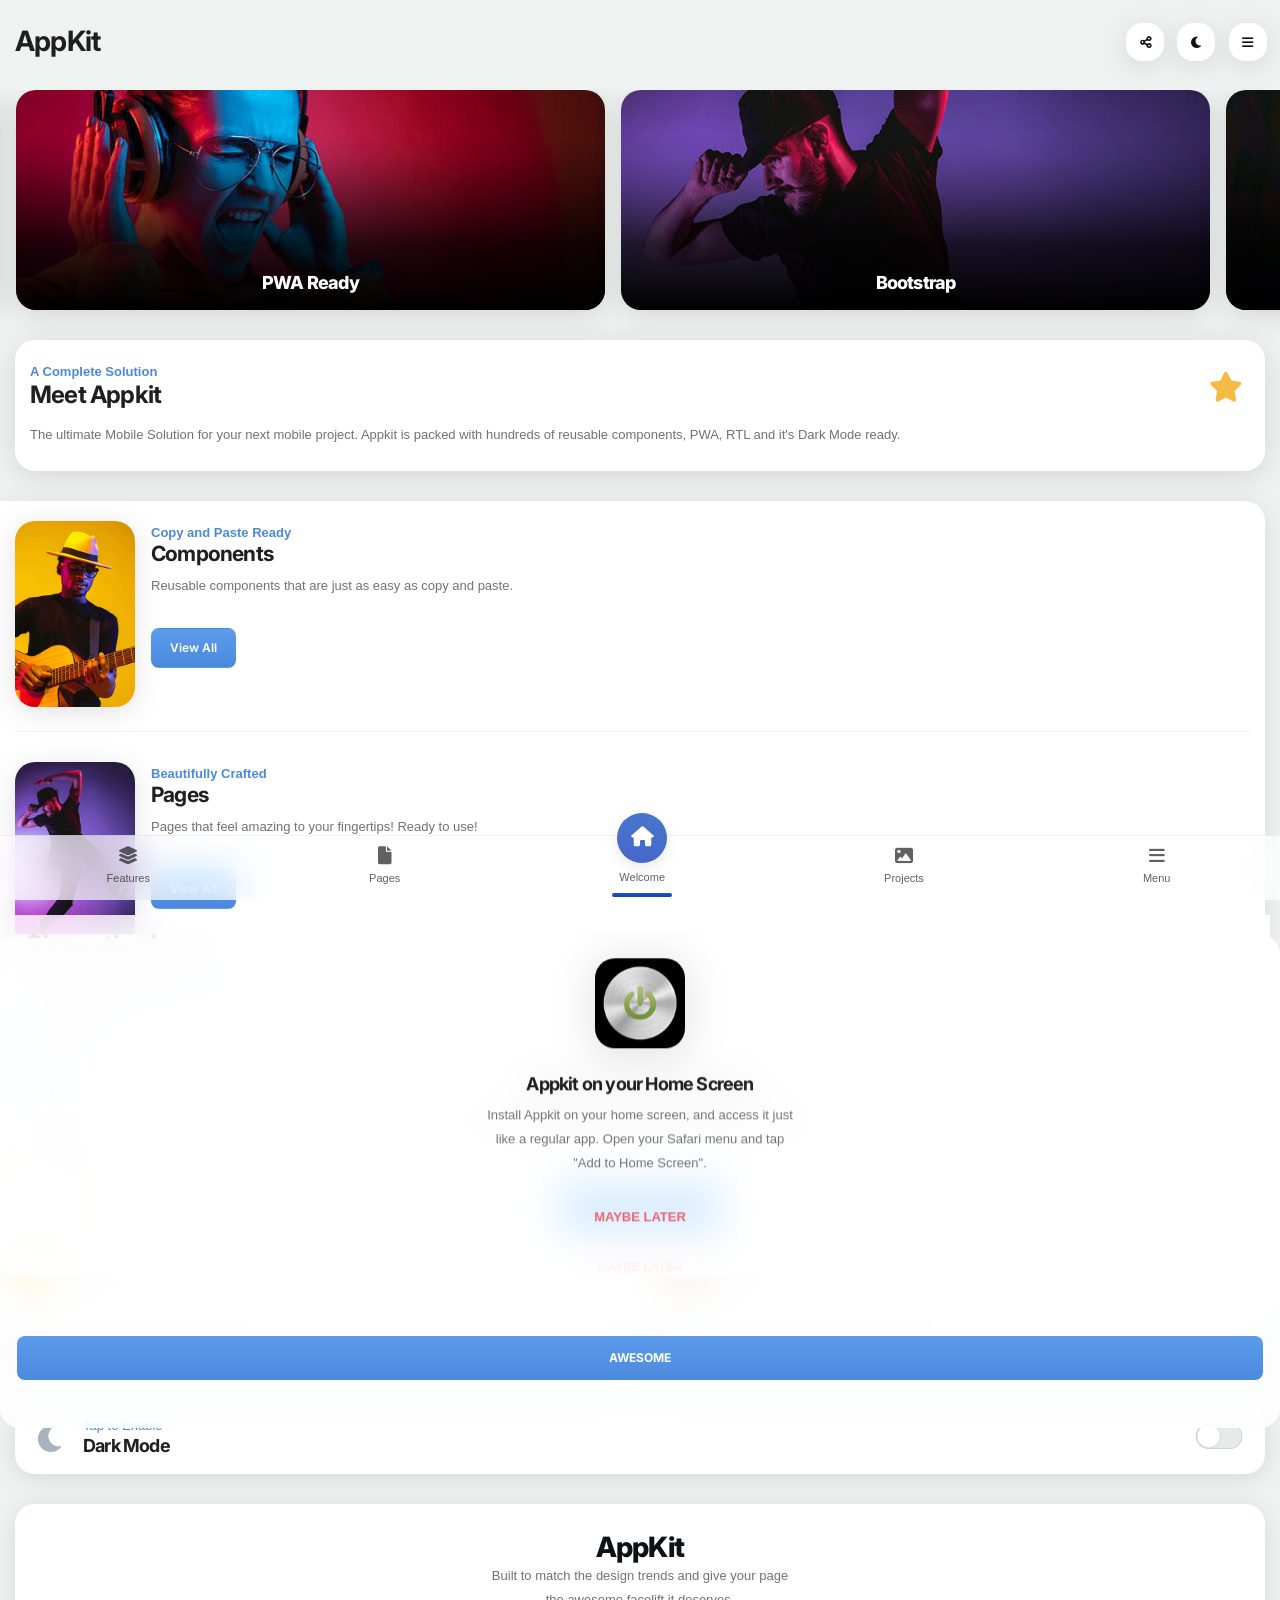
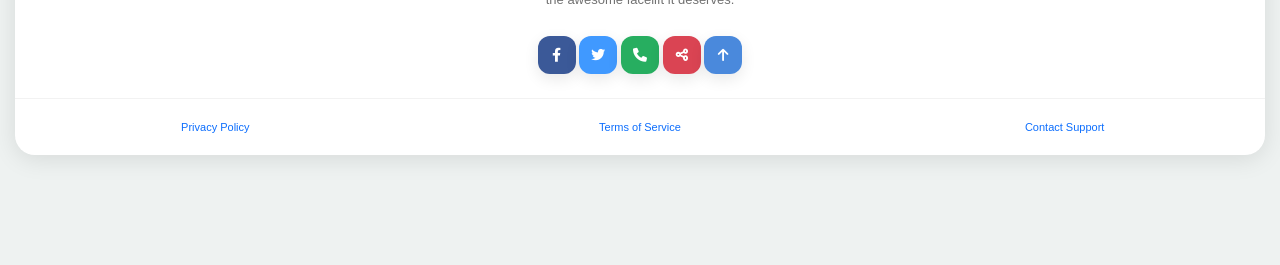
<file: appkit/code/index.html>
<!DOCTYPE HTML>
<html lang="en">
<head>
<meta http-equiv="Content-Type" content="text/html; charset=utf-8" />
<meta name="apple-mobile-web-app-capable" content="yes">
<meta name="apple-mobile-web-app-status-bar-style" content="black-translucent">
<meta name="viewport" content="width=device-width, initial-scale=1, minimum-scale=1, maximum-scale=1, viewport-fit=cover" />
<title>AppKit BootStrap</title>
<link rel="stylesheet" type="text/css" href="styles/bootstrap.css">
<link rel="stylesheet" type="text/css" href="styles/style.css">
<link href="https://fonts.googleapis.com/css2?family=Inter:wght@100;200;300;400;500;600;700;800;900&display=swap" rel="stylesheet">
<link rel="stylesheet" type="text/css" href="fonts/css/fontawesome-all.min.css">
<link rel="manifest" href="_manifest.json">
<link rel="apple-touch-icon" sizes="180x180" href="app/icons/icon-192x192.png">
</head>

<body class="theme-light" data-highlight="highlight-red">

<div id="preloader"><div class="spinner-border color-highlight" role="status"></div></div>

<div id="page">

    <div class="header header-auto-show header-fixed header-logo-center">
        <a href="index.html" class="header-title">AppKit</a>
        <a href="#" data-menu="menu-main" class="header-icon header-icon-1"><i class="fas fa-bars"></i></a>
        <a href="#" data-toggle-theme class="header-icon header-icon-4 show-on-theme-dark"><i class="fas fa-sun"></i></a>
        <a href="#" data-toggle-theme class="header-icon header-icon-4 show-on-theme-light"><i class="fas fa-moon"></i></a>
        <a href="#" data-menu="menu-share" class="header-icon header-icon-3"><i class="fas fa-share-alt"></i></a>
    </div>


    <div id="footer-bar" class="footer-bar-6">
        <a href="index-components.html"><i class="fa fa-layer-group"></i><span>Features</span></a>
        <a href="index-pages.html"><i class="fa fa-file"></i><span>Pages</span></a>
        <a href="index.html" class="circle-nav active-nav"><i class="fa fa-home"></i><span>Welcome</span></a>
        <a href="index-projects.html"><i class="fa fa-image"></i><span>Projects</span></a>
        <a href="#" data-menu="menu-main"><i class="fa fa-bars"></i><span>Menu</span></a>
    </div>

    <div class="page-title page-title-fixed">
        <h1>AppKit</h1>
        <a href="#" class="page-title-icon shadow-xl bg-theme color-theme" data-menu="menu-share"><i class="fa fa-share-alt"></i></a>
        <a href="#" class="page-title-icon shadow-xl bg-theme color-theme show-on-theme-light" data-toggle-theme><i class="fa fa-moon"></i></a>
        <a href="#" class="page-title-icon shadow-xl bg-theme color-theme show-on-theme-dark" data-toggle-theme><i class="fa fa-lightbulb color-yellow-dark"></i></a>
        <a href="#" class="page-title-icon shadow-xl bg-theme color-theme" data-menu="menu-main"><i class="fa fa-bars"></i></a>
    </div>
    <div class="page-title-clear"></div>

    <div id="menu-main" class="menu menu-box-left rounded-0" data-menu-width="280" data-menu-active="nav-welcome" data-menu-load="menu-main.html"></div>
    <div id="menu-share" class="menu menu-box-bottom rounded-m"  data-menu-load="menu-share.html" data-menu-height="370"> </div>
    <div id="menu-colors" class="menu menu-box-bottom rounded-m" data-menu-load="menu-colors.html" data-menu-height="480"></div>


    <div class="page-content">

        <div class="splide double-slider visible-slider slider-no-dots" id="double-slider-1">
            <div class="splide__track">
                <div class="splide__list">
                    <div class="splide__slide ps-3">
                        <div data-card-height="220" class="card  shadow-xl rounded-m bg-6">
                            <div class="card-bottom text-center">
                                <h4 class="color-white font-800 mb-3">PWA Ready</h4>
                            </div>
                            <div class="card-overlay bg-gradient"></div>
                        </div>
                    </div>
                    <div class="splide__slide ps-3">
                        <div data-card-height="220" class="card  shadow-xl rounded-m bg-16">
                            <div class="card-bottom text-center">
                                <h4 class="color-white font-800 mb-3">Bootstrap</h4>
                            </div>
                            <div class="card-overlay bg-gradient"></div>
                        </div>
                    </div>
                    <div class="splide__slide ps-3">
                        <div data-card-height="220" class="card  shadow-xl rounded-m bg-19">
                            <div class="card-bottom text-center">
                                <h4 class="color-white font-800 mb-3">Dark Mode</h4>
                            </div>
                            <div class="card-overlay bg-gradient"></div>
                        </div>
                    </div>
                    <div class="splide__slide ps-3">
                        <div data-card-height="220" class="card  shadow-xl rounded-m bg-31">
                            <div class="card-bottom text-center">
                                <h4 class="color-white font-800 mb-3">SCSS & RTL</h4>
                            </div>
                            <div class="card-overlay bg-gradient"></div>
                        </div>
                    </div>
                    <div class="splide__slide ps-3">
                        <div data-card-height="220" class="card  shadow-xl rounded-m bg-33">
                            <div class="card-bottom text-center">
                                <h4 class="color-white font-800 mb-3">Mobile Kit</h4>
                            </div>
                            <div class="card-overlay bg-gradient"></div>
                        </div>
                    </div>
                </div>
            </div>
        </div>


        <div class="card card-style shadow-xl">
            <div class="content">
                <p class="color-highlight font-600 mb-n1">A Complete Solution</p>
                <h1 class="font-24 font-700 mb-2">Meet Appkit <i class="fa fa-star mt-n2 font-30 color-yellow-dark float-end me-2 scale-box"></i></h1>
                <p class="mb-1">
                    The ultimate Mobile Solution for your next mobile project. Appkit is packed with hundreds of reusable components, PWA, RTL and it's Dark Mode ready.
                </p>
            </div>
        </div>


        <div class="card card-full-left card-style">
            <div class="content">
                <div class="d-flex">
                    <div class="me-3">
                        <img width="120" class="fluid-img rounded-m shadow-xl" src="images/pictures/31l.jpg">
                    </div>
                    <div>
                        <p class="color-highlight font-600 mb-n1">Copy and Paste Ready</p>
                        <h2>Components</h2>
                        <p class="mt-2">
                            Reusable components that are just as easy as copy and paste.
                        </p>
                        <a href="index-components.html" class="btn btn-sm rounded-s font-13 font-600 gradient-highlight">View All</a>
                    </div>
                </div>

                <div class="divider mt-4"></div>

                <div class="d-flex">
                    <div class="me-3">
                        <img width="120" class="fluid-img rounded-m shadow-xl" src="images/pictures/16l.jpg">
                    </div>
                    <div>
                        <p class="color-highlight font-600 mb-n1">Beautifully Crafted</p>
                        <h2>Pages</h2>
                        <p class="mt-2">
                            Pages that feel amazing to your fingertips! Ready to use!
                        </p>
                        <a href="index-pages.html" class="btn btn-sm rounded-s font-13 font-600 gradient-highlight">View All</a>
                    </div>
                </div>
                <div class="divider mt-4"></div>

                <div class="d-flex">
                    <div class="me-3">
                        <img width="120" class="fluid-img rounded-m shadow-xl" src="images/pictures/6l.jpg">
                    </div>
                    <div>
                        <p class="color-highlight font-600 mb-n1">Endless Options</p>
                        <h2>Homepages</h2>
                        <p class="mt-2">
                            Absolutely awesome homepages ready for you to enjoy.
                        </p>
                        <a href="index-homepages.html" class="btn btn-sm rounded-s font-13 font-600 gradient-highlight">View All</a>
                    </div>
                </div>

            </div>
        </div>

        <div class="row mb-0">
            <a href="#" class="col-6 pe-0">
                <div class="card mr-0 card-style">
                    <div class="d-flex pt-3 pb-3">
                        <div class="align-self-center">
                            <i class="fa fa-home color-green-light ms-3 font-34 mt-1"></i>
                        </div>
                        <div class="align-self-center">
                            <h5 class="ps-2 ms-1 mb-0">PWA <br> Ready</h5>
                        </div>
                    </div>
                    <p class="px-3">
                        Enjoy AppKit from your Home Screen.
                    </p>
                </div>
            </a>
            <a href="#" class="col-6 ps-0">
                <div class="card ml-0 card-style">
                    <div class="d-flex pt-3 pb-3">
                        <div class="align-self-center">
                            <i class="fa fa-cog color-blue-dark ms-3 font-34 mt-1"></i>
                        </div>
                        <div class="align-self-center">
                            <h5 class="ps-2 ms-1 mb-0">Clean<br>Code</h5>
                        </div>
                    </div>
                    <p class="px-3">
                        Powered by Bootstrap makes your job easier!
                    </p>
                </div>
            </a>
        </div>

        <a href="#" data-toggle-theme>
            <div class="card card-style">
                <div class="d-flex pt-3 mt-1 mb-2 pb-2">
                    <div class="align-self-center">
                        <i class="color-icon-gray color-gray-dark font-30 icon-40 text-center fa fa-moon ms-3 show-on-theme-light"></i>
                        <i class="color-icon-yellow color-yellow-dark font-30 icon-40 text-center fa fa-sun ms-3 show-on-theme-dark"></i>
                    </div>
                    <div class="align-self-center">
                        <p class="ps-2 ms-1 color-highlight font-500 mb-n1 mt-n2">Tap to Enable</p>
                        <h4 class="show-on-theme-light ps-2 ms-1 mb-0">Dark Mode</h4>
                        <h4 class="show-on-theme-dark ps-2 ms-1 mb-0">Light Mode</h4>
                    </div>
                    <div class="ms-auto align-self-center mt-n2">
                        <div class="custom-control small-switch ios-switch me-3 mt-n2">
                            <input data-toggle-theme type="checkbox" class="ios-input" id="toggle-dark-home">
                            <label class="custom-control-label" for="toggle-dark-home"></label>
                        </div>
                    </div>
                </div>
            </div>
        </a>

        <div data-menu-load="menu-footer.html"></div>


    </div>
    <!-- End of Page Content-->
    <!-- All Menus, Action Sheets, Modals, Notifications, Toasts, Snackbars get Placed outside the <div class="page-content"> -->

    <!-- Menu Share -->
    <div id="menu-share" class="menu menu-box-bottom menu-box-detached">
        <div class="menu-title mt-n1"><h1>Share the Love</h1><p class="color-highlight">Just Tap the Social Icon. We'll add the Link</p><a href="#" class="close-menu"><i class="fa fa-times"></i></a></div>
        <div class="content mb-0">
            <div class="divider mb-0"></div>
            <div class="list-group list-custom-small list-icon-0">
                <a href="auto_generated" class="shareToFacebook external-link">
                    <i class="font-18 fab fa-facebook-square color-facebook"></i>
                    <span class="font-13">Facebook</span>
                    <i class="fa fa-angle-right"></i>
                </a>
                <a href="auto_generated" class="shareToTwitter external-link">
                    <i class="font-18 fab fa-twitter-square color-twitter"></i>
                    <span class="font-13">Twitter</span>
                    <i class="fa fa-angle-right"></i>
                </a>
                <a href="auto_generated" class="shareToLinkedIn external-link">
                    <i class="font-18 fab fa-linkedin color-linkedin"></i>
                    <span class="font-13">LinkedIn</span>
                    <i class="fa fa-angle-right"></i>
                </a>
                <a href="auto_generated" class="shareToWhatsApp external-link">
                    <i class="font-18 fab fa-whatsapp-square color-whatsapp"></i>
                    <span class="font-13">WhatsApp</span>
                    <i class="fa fa-angle-right"></i>
                </a>
                <a href="auto_generated" class="shareToMail external-link border-0">
                    <i class="font-18 fa fa-envelope-square color-mail"></i>
                    <span class="font-13">Email</span>
                    <i class="fa fa-angle-right"></i>
                </a>
            </div>
        </div>
    </div>

    <!-- Be sure this is on your main visiting page, for example, the index.html page-->
    <!-- Install Prompt for Android -->
    <div id="menu-install-pwa-android" class="menu menu-box-bottom rounded-m">
        <img class="mx-auto mt-4 rounded-m" src="app/icons/icon-128x128.png" alt="img" width="90">
        <h4 class="text-center mt-4 mb-2">Appkit on your Home Screen</h4>
        <p class="text-center boxed-text-xl">
            Install Appkit on your home screen, and access it just like a regular app. It really is that simple!
        </p>
        <div class="boxed-text-l">
            <a href="#" class="pwa-install mx-auto btn btn-m font-600 bg-highlight">Add to Home Screen</a>
            <a href="#" class="pwa-dismiss close-menu btn-full mt-3 pt-2 text-center text-uppercase font-600 color-red-light font-12 pb-4 mb-3">Maybe later</a>
        </div>
    </div>

    <!-- Install instructions for iOS -->
    <div id="menu-install-pwa-ios" class="menu menu-box-bottom rounded-m">
        <div class="boxed-text-xl top-25">
            <img class="mx-auto mt-4 rounded-m" src="app/icons/icon-128x128.png" alt="img" width="90">
            <h4 class="text-center mt-4 mb-2">Appkit on your Home Screen</h4>
            <p class="text-center ms-3 me-3">
                Install Appkit on your home screen, and access it just like a regular app. Open your Safari menu and tap "Add to Home Screen".
            </p>
            <a href="#" class="pwa-dismiss close-menu btn-full mt-3 text-center text-uppercase font-700 color-red-light opacity-90 font-110 pb-5">Maybe later</a>
        </div>
    </div>

</div>

<script type="text/javascript" src="scripts/bootstrap.min.js"></script>
<script type="text/javascript" src="scripts/custom.js"></script>
</body>
</file>
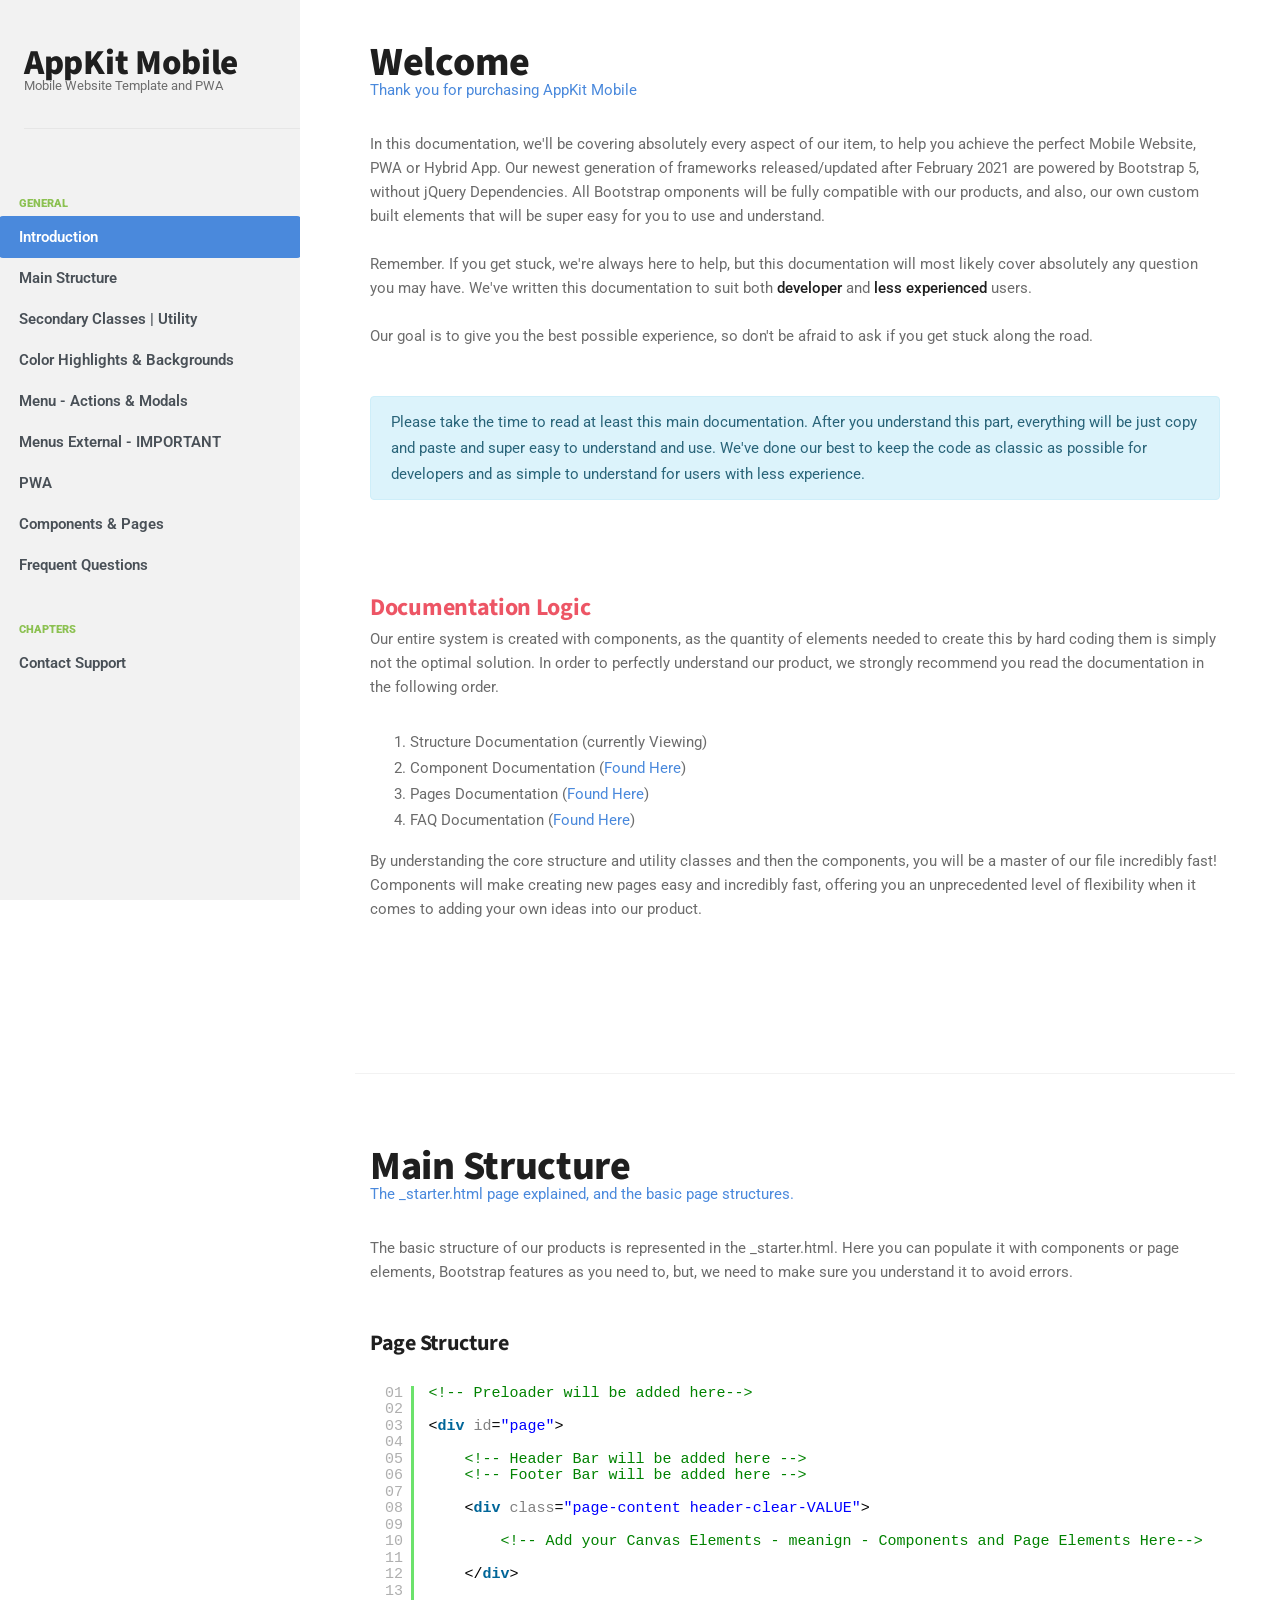
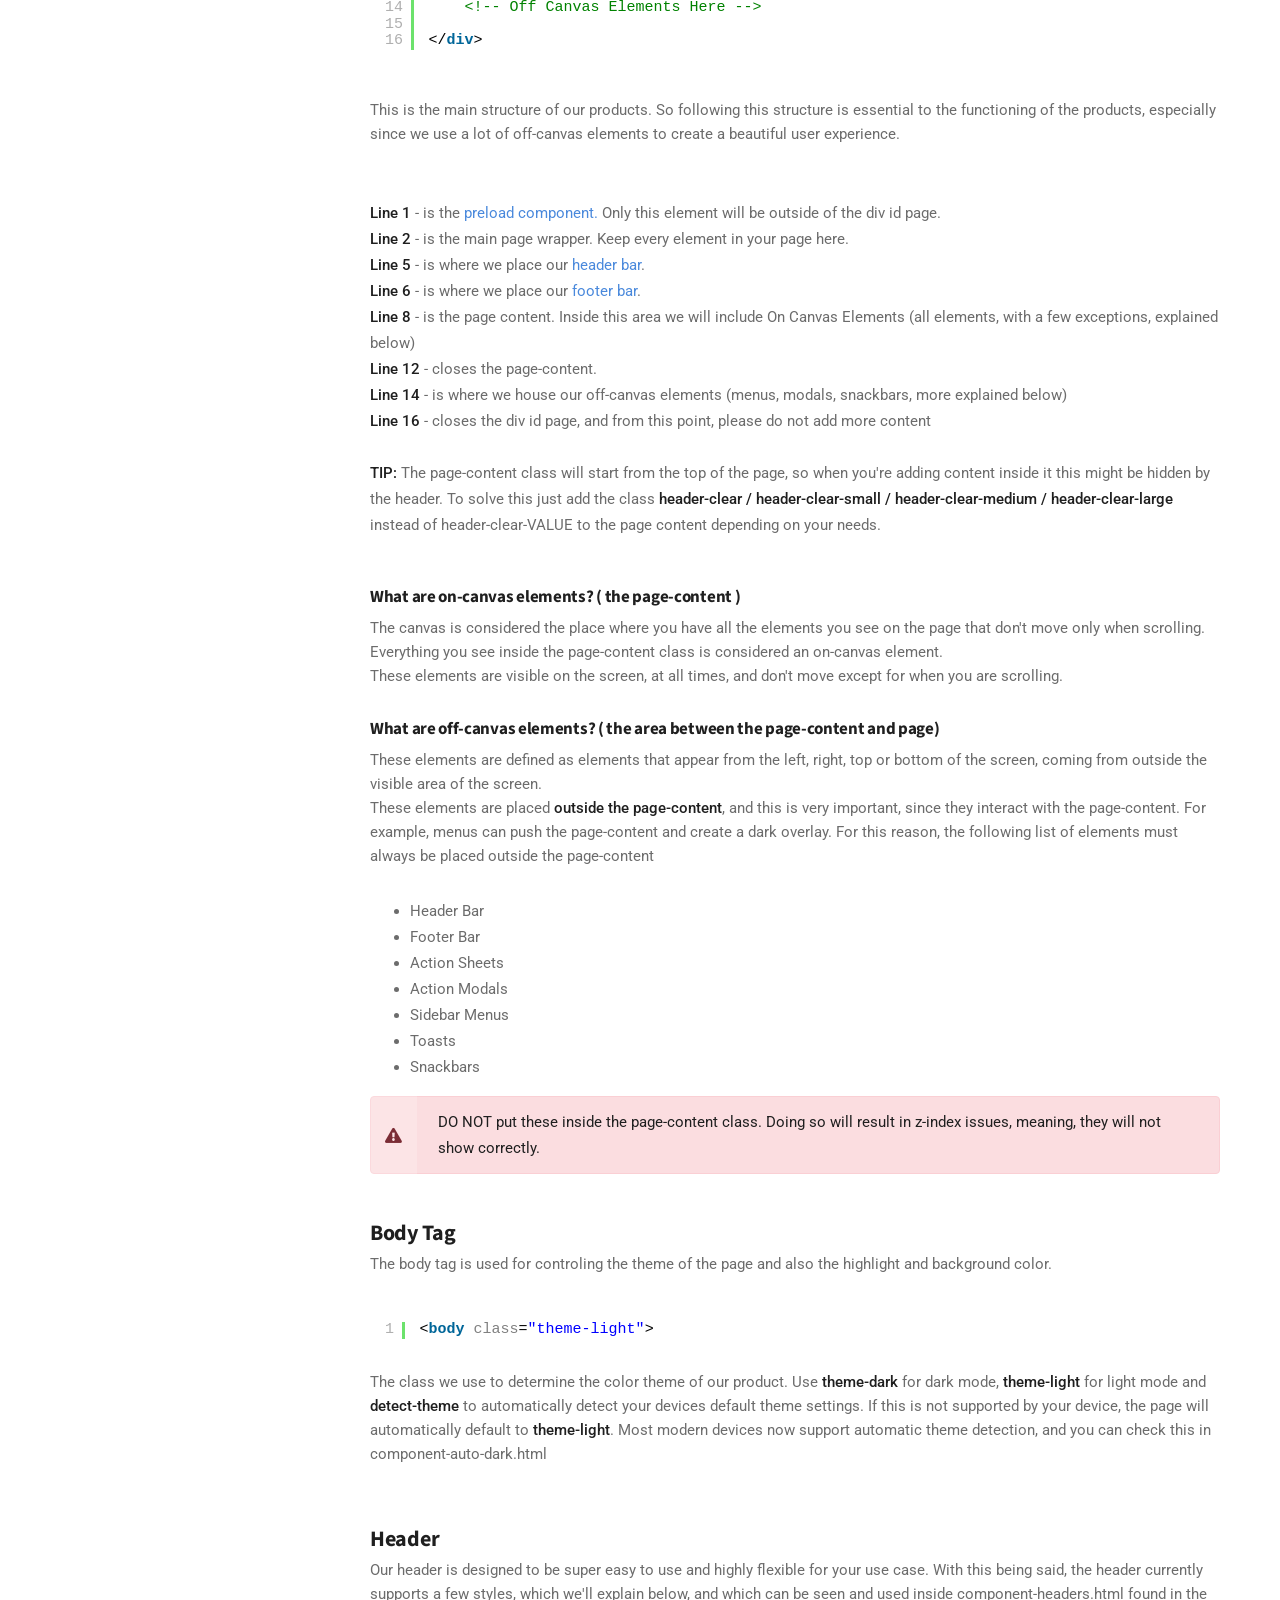
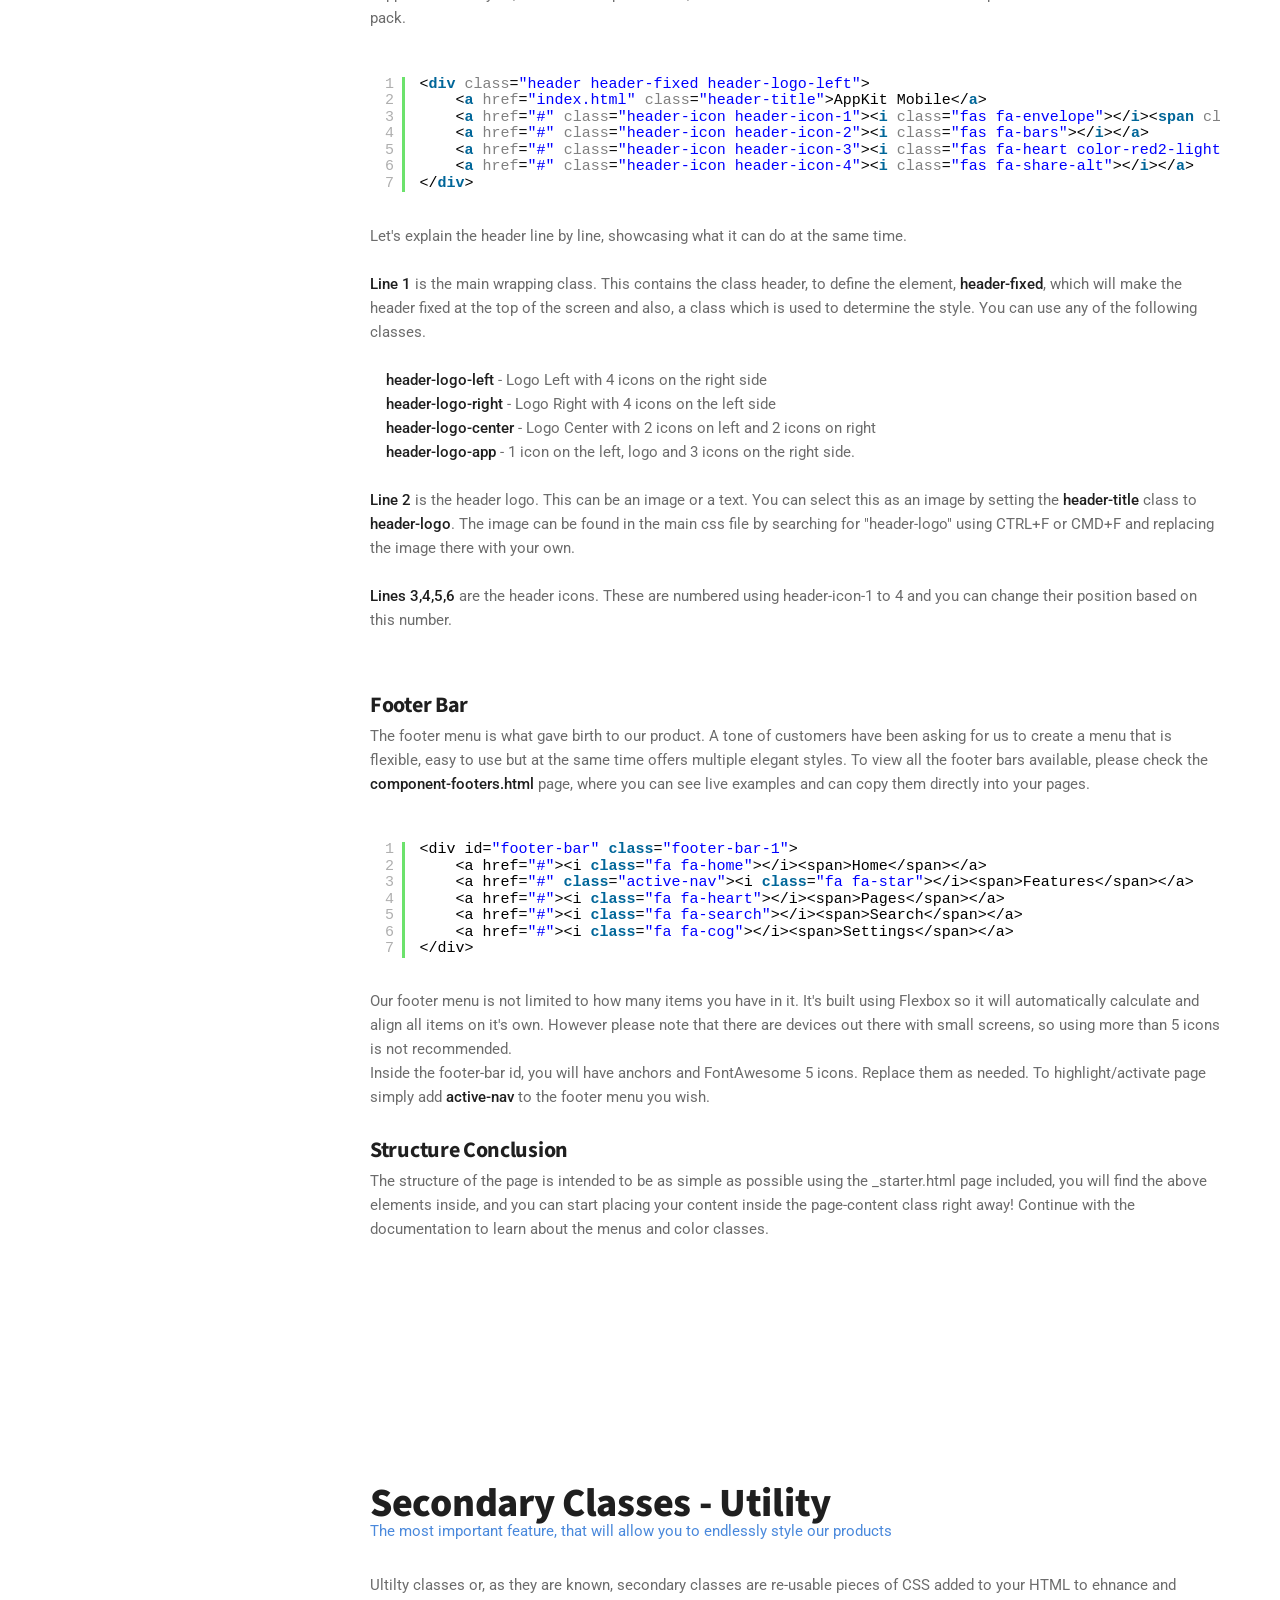
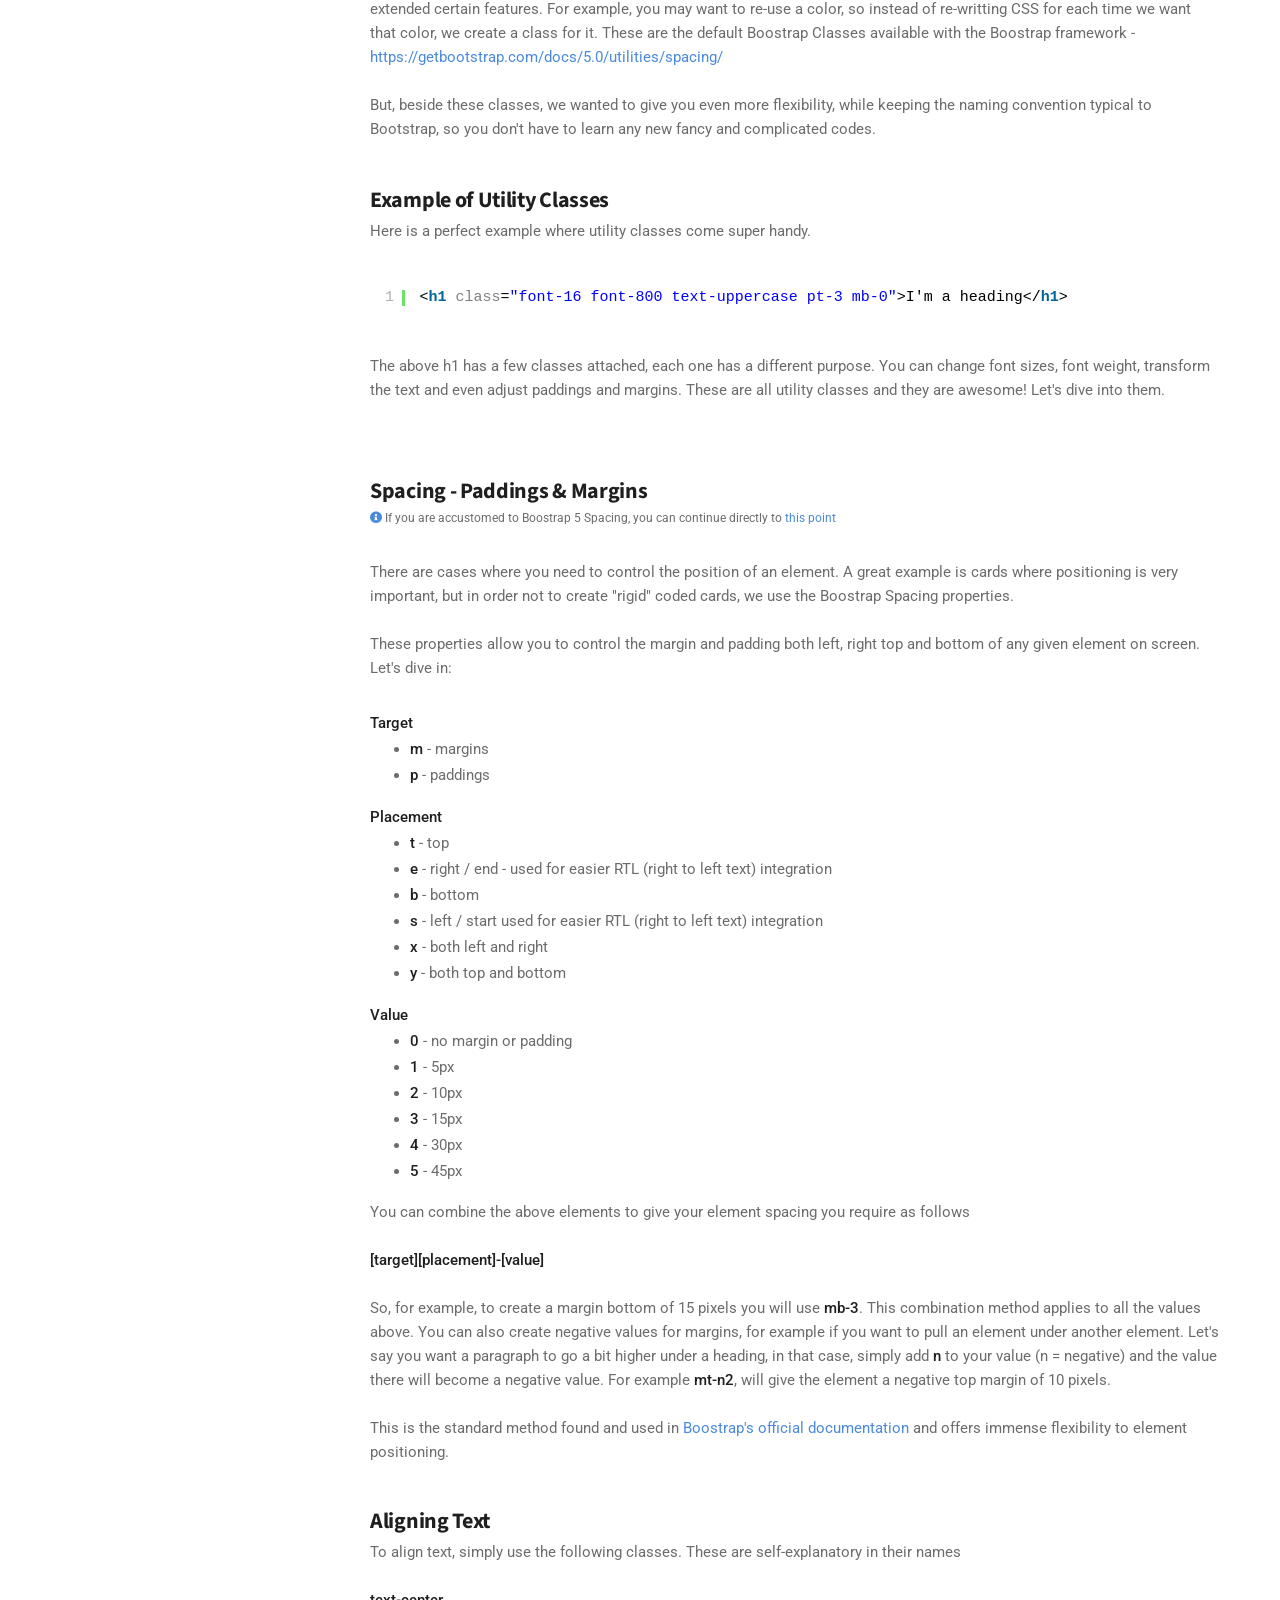
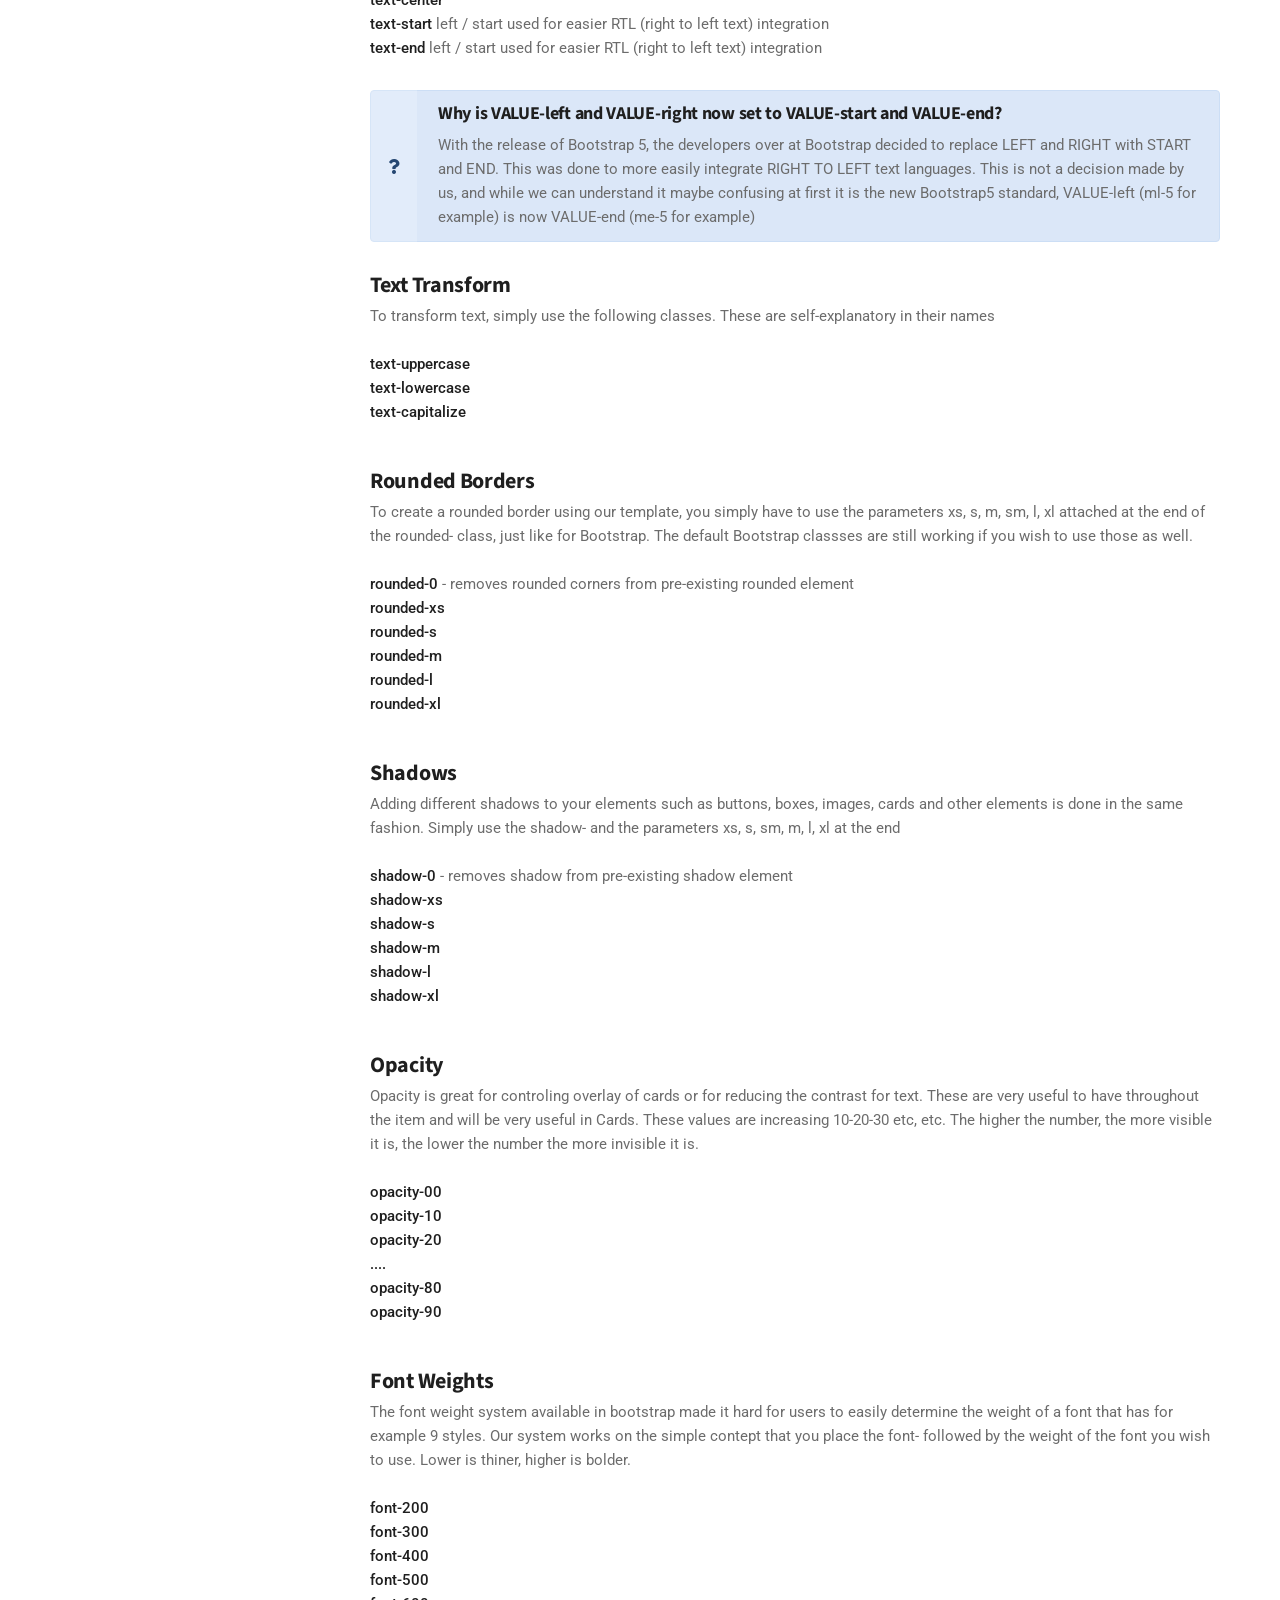
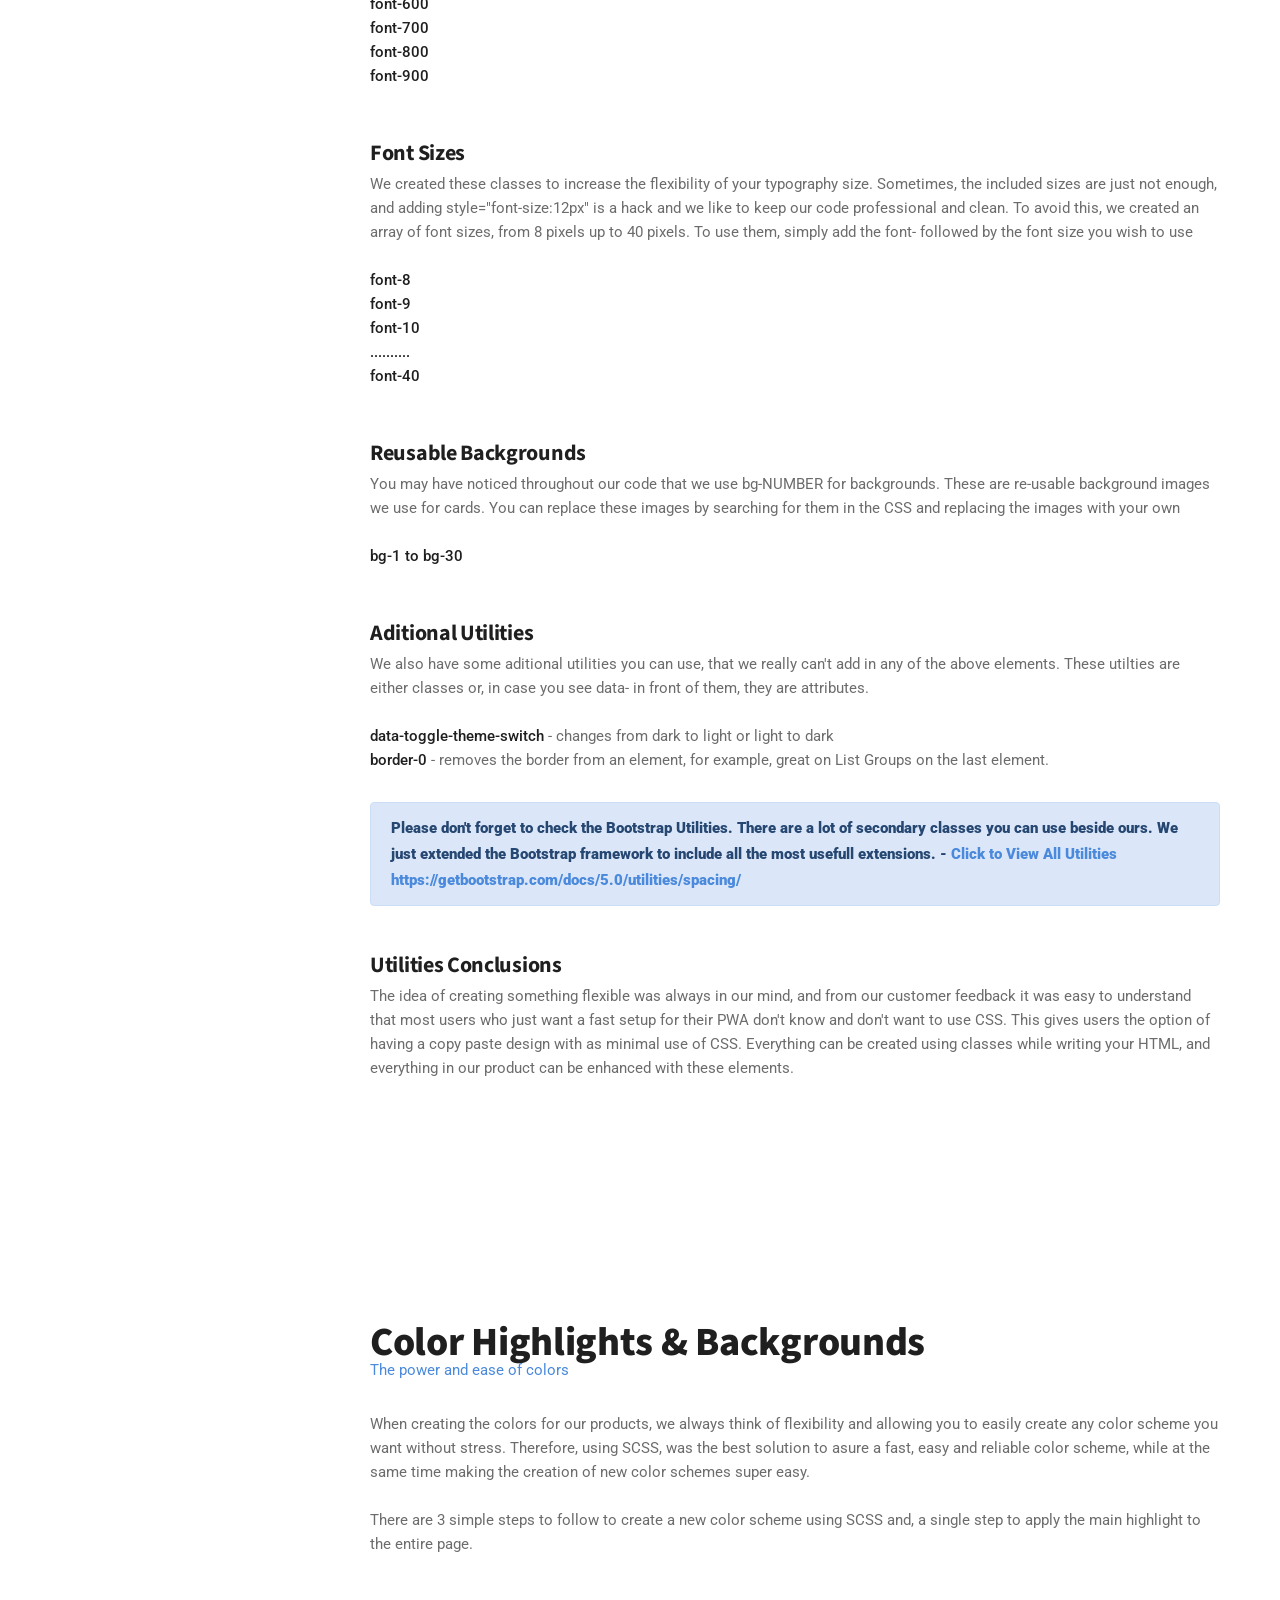
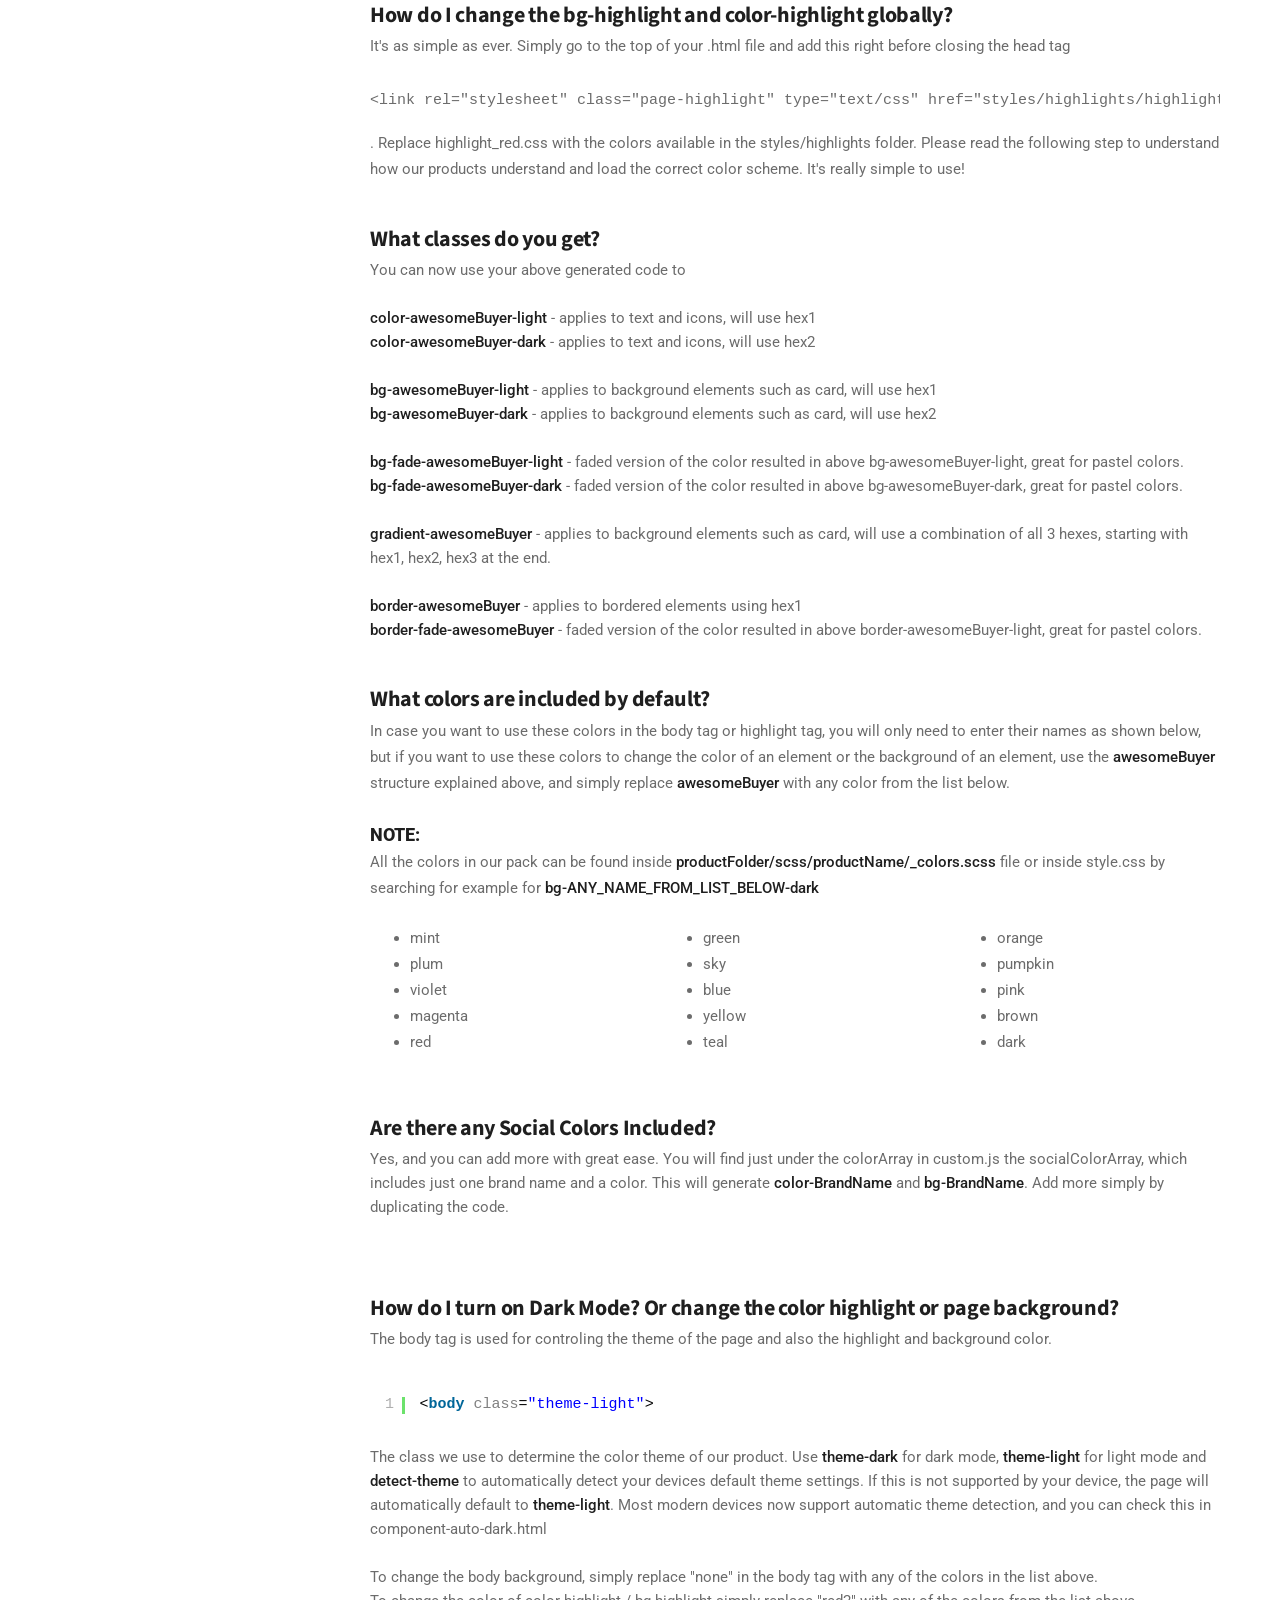
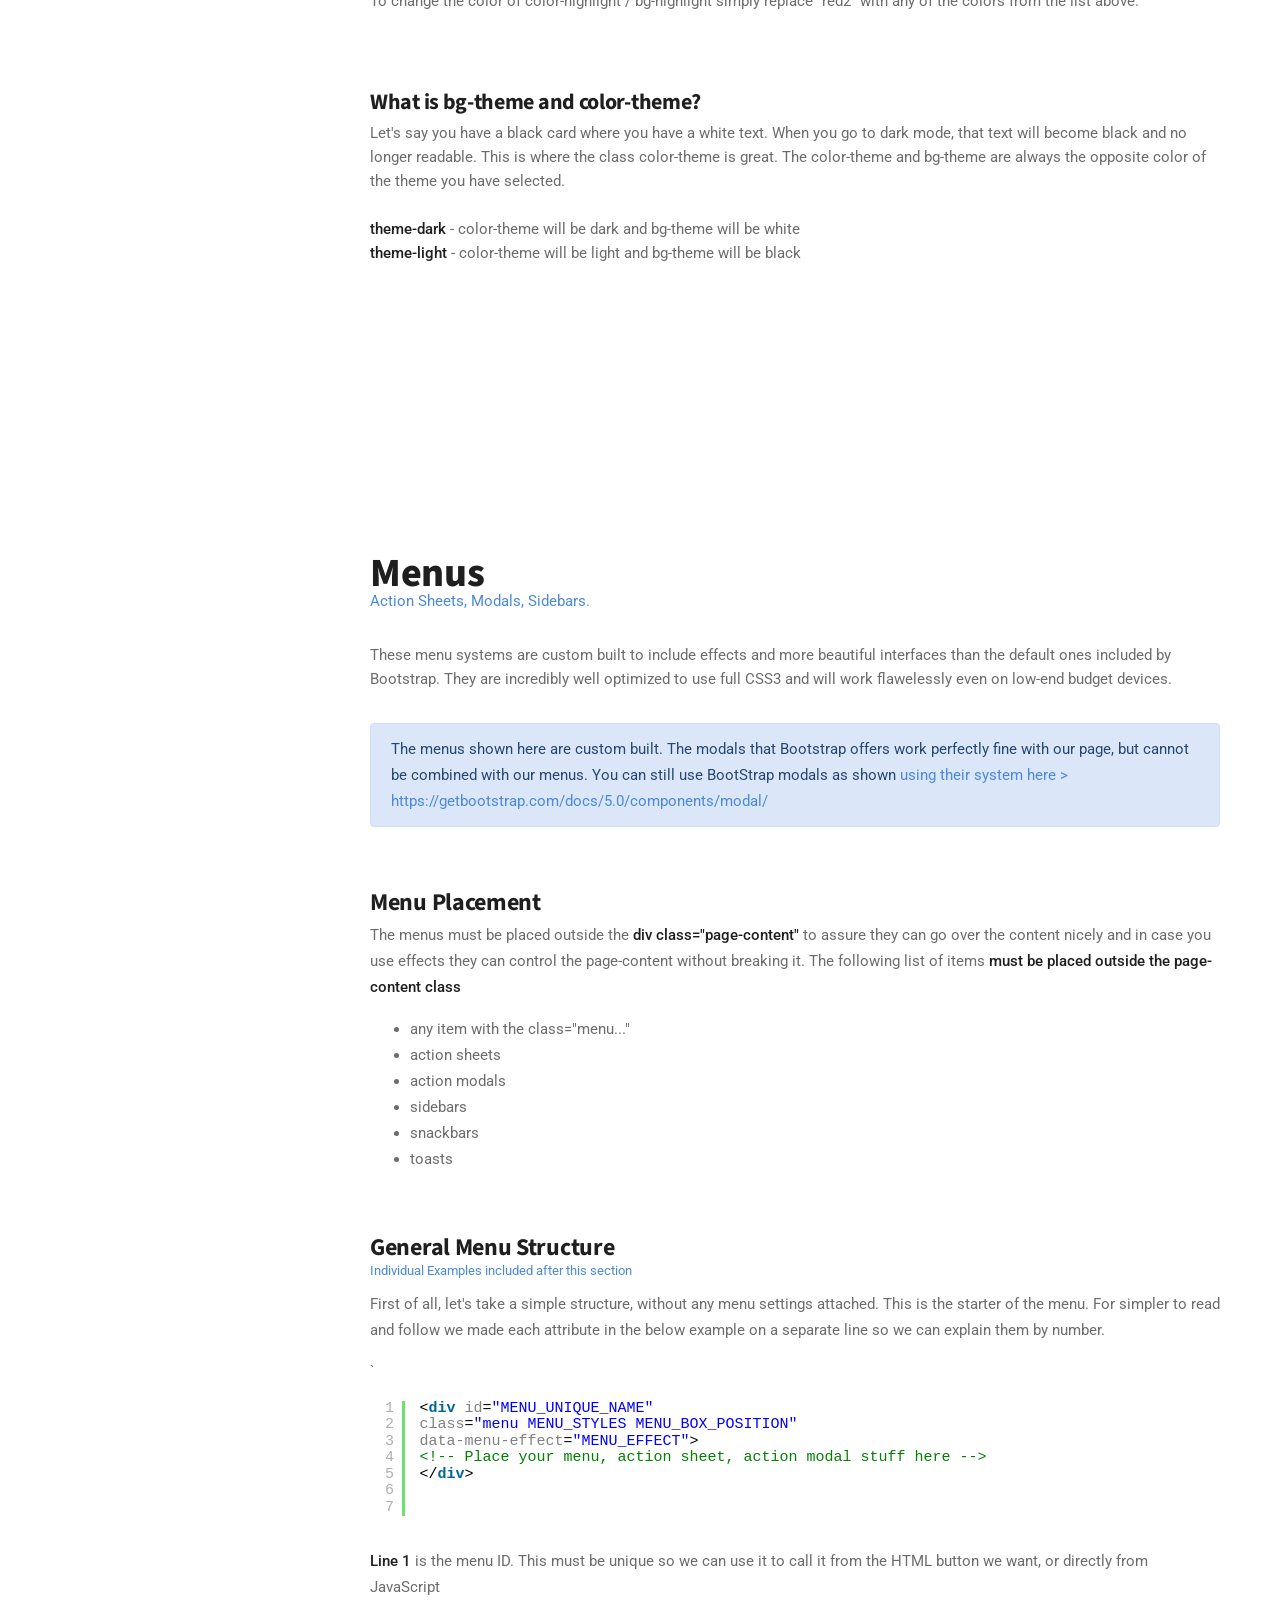
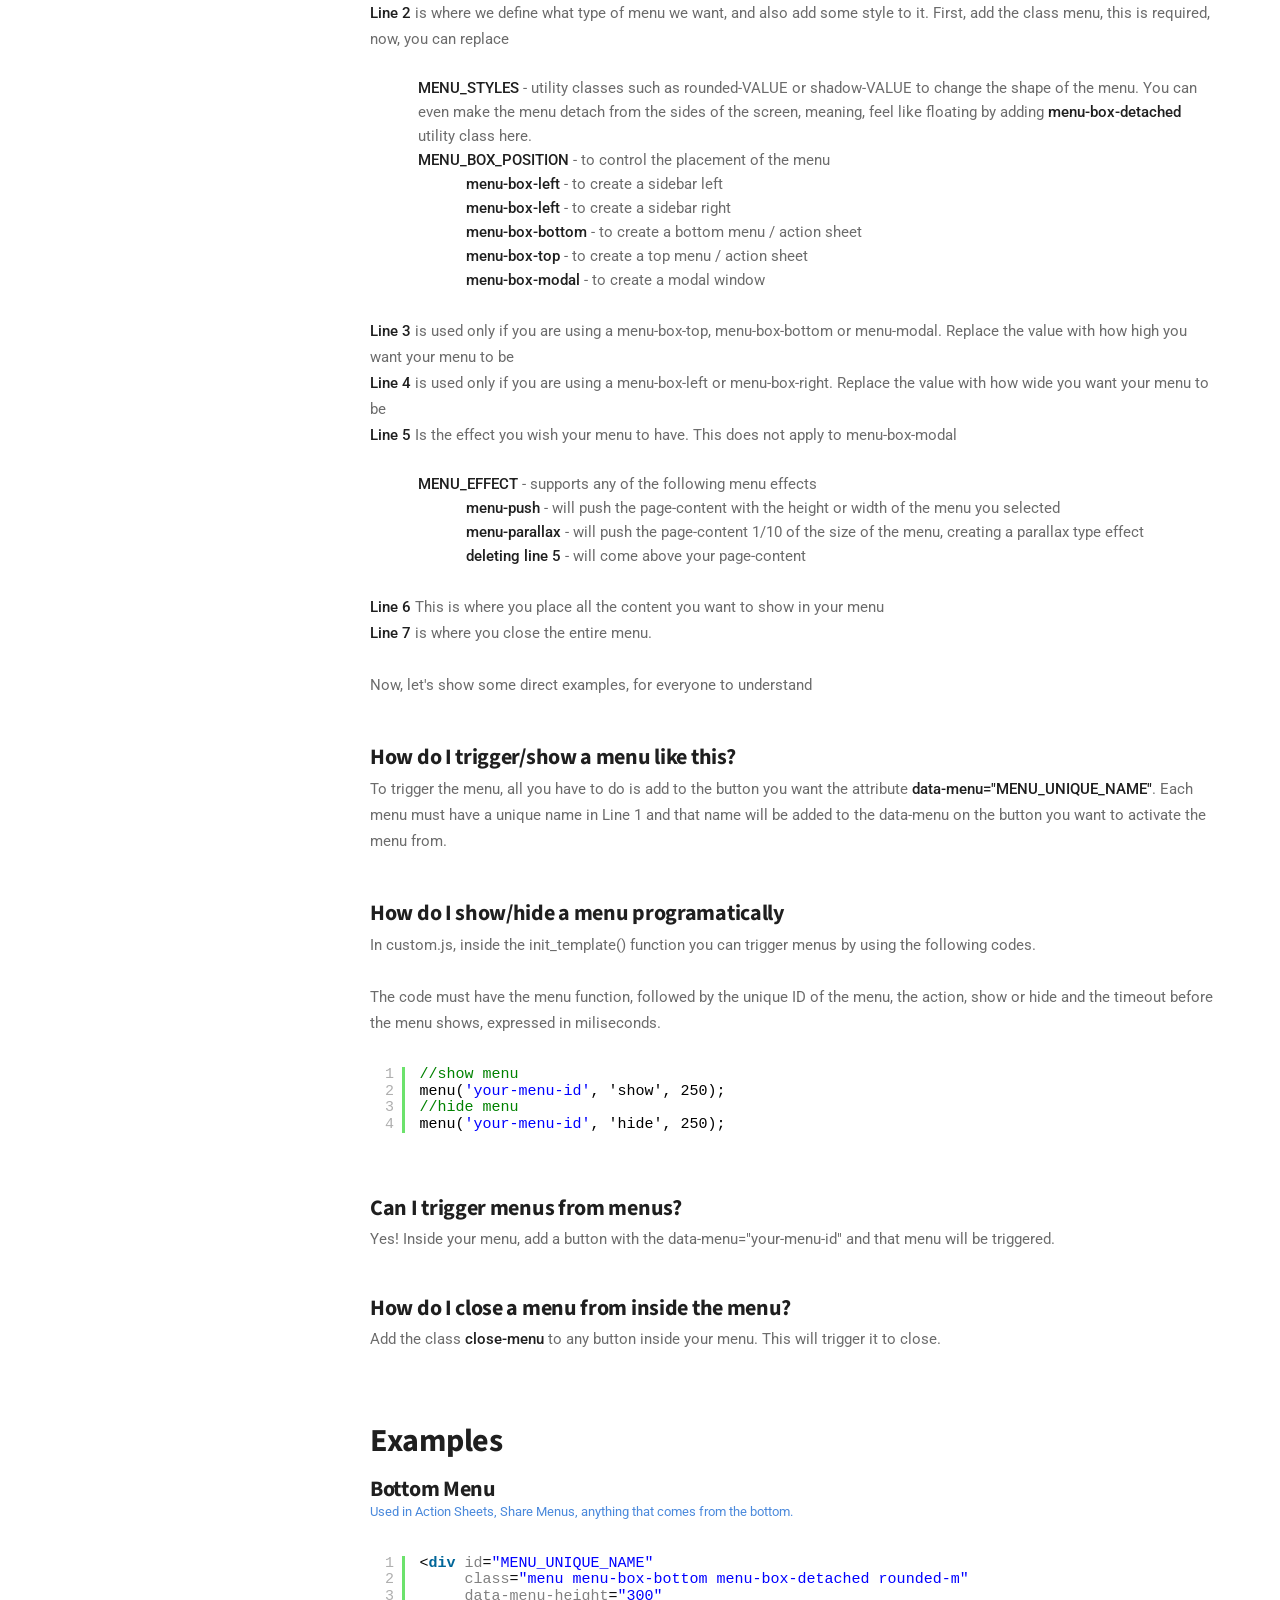
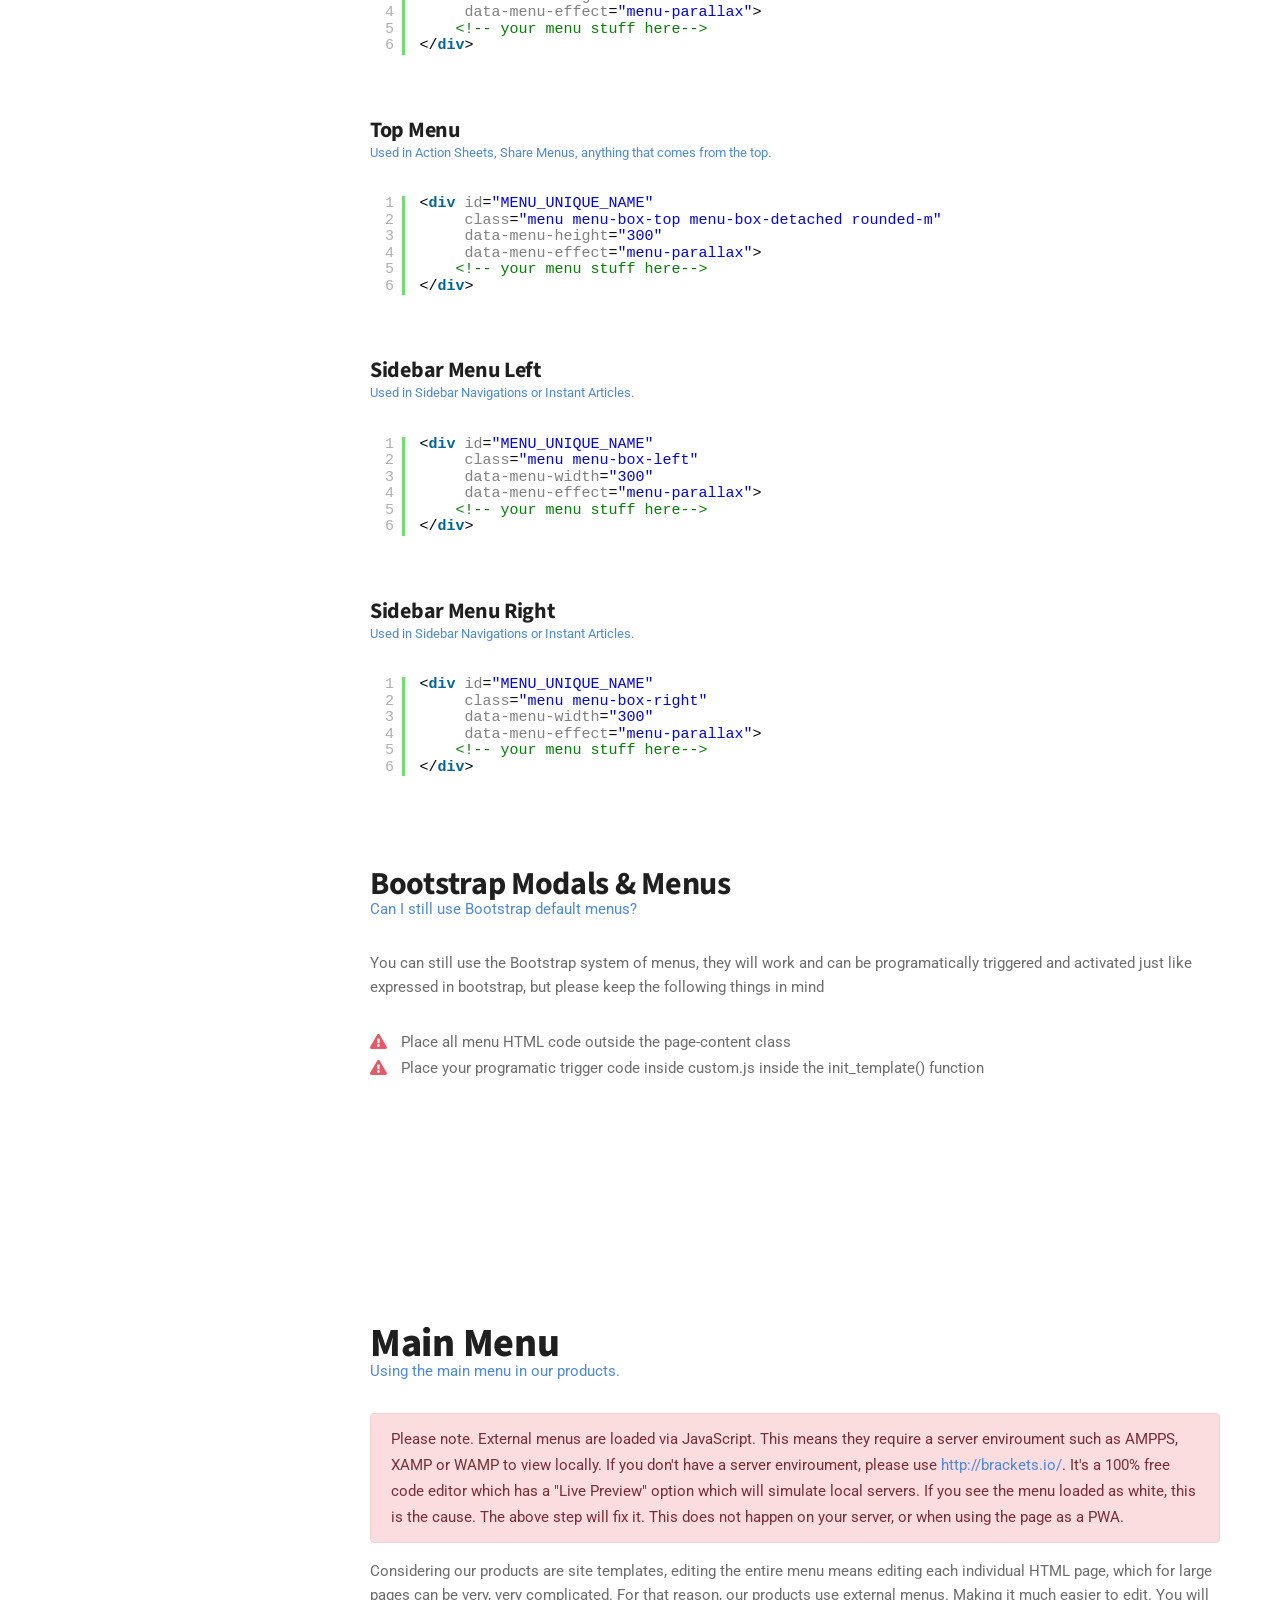
<file: appkit/documentation/index.html>
<!DOCTYPE HTML>
<html lang="en">
<head>
<meta http-equiv="Content-Type" content="text/html; charset=utf-8" />
<meta name="apple-mobile-web-app-capable" content="yes">
<meta name="apple-mobile-web-app-status-bar-style" content="black-translucent">
<meta name="viewport" content="width=device-width, initial-scale=1, minimum-scale=1, maximum-scale=1, viewport-fit=cover" />
<title>AppKit Mobile - Documentation</title>
<link rel="stylesheet" type="text/css" href="css/bootstrap.css">
<link rel="stylesheet" type="text/css" href="css/style.css">
<link rel="stylesheet" type="text/css" href="css/shCoreDefault.css">
<link href="https://fonts.googleapis.com/css?family=Roboto:300,300i,400,400i,500,500i,700,700i,900,900i|Source+Sans+Pro:300,300i,400,400i,600,600i,700,700i,900,900i&display=swap" rel="stylesheet">
<link rel="stylesheet" type="text/css" href="fonts/css/fontawesome-all.min.css">
<link rel="apple-touch-icon" sizes="180x180" href="app/icons/icon-192x192.png">
</head>

<body >

<div id="navbar"></div>

<div class="row">
    <div class="chapters">
        <div class="ml-4 mt-5">
            <h1 class="font-35 font-800 mb-n1">AppKit Mobile</h1>
            <p class="font-13">Mobile Website Template and PWA</p>

            <div class="divider"></div>

            <ul id="chaps" class="list-group mr-3">
                <li><a class="list-group-item list-group-item-action  font-11 mb-n2 mt-4 text-success text-uppercase font-900" href="#">General</a></li>
                <li><a class="list-group-item list-group-item-action" id="this-active"  href="#cap1">Introduction</a></li>
                <li><a class="list-group-item list-group-item-action" href="#cap2">Main Structure</a></li>
                <li><a class="list-group-item list-group-item-action" href="#cap3">Secondary Classes | Utility</a></li>
                <li><a class="list-group-item list-group-item-action" href="#cap4">Color Highlights & Backgrounds</a></li>
                <li><a class="list-group-item list-group-item-action" href="#cap5">Menu - Actions & Modals</a></li>
                <li><a class="list-group-item list-group-item-action" href="#cap6a">Menus External - IMPORTANT</a></li>
                <li><a class="list-group-item list-group-item-action" href="#cap6">PWA</a></li>
                <li><a class="list-group-item list-group-item-action" href="#cap7">Components & Pages</a></li>
                <li><a class="list-group-item list-group-item-action" href="z_faq.html">Frequent Questions</a></li>
                <li><a class="list-group-item list-group-item-action  font-11 mb-n2 mt-4 text-success text-uppercase font-900" href="#">Chapters</a></li>
                <li><a class="list-group-item list-group-item-action" href="https://support.enableds.com">Contact Support</a></li>
            </ul>

        </div>
    </div>
    <div class="documentation" data-offset="50">

        <div class="chapter container" id="cap1">
            <div class="pt-4"></div>
            <div class="pt-4"></div>
            <h1>Welcome</h1>
            <p class="text-primary mt-n2">
                Thank you for purchasing AppKit Mobile
            </p>
            <p>
                In this documentation, we'll be covering absolutely every
                aspect of our item, to help you achieve the perfect Mobile Website, PWA or Hybrid App. Our newest generation
                of frameworks released/updated after February 2021 are powered by Bootstrap 5, without jQuery Dependencies.
                All Bootstrap omponents will be fully compatible with our products, and also, our own custom built elements that will be super easy for you to use and understand.
                <br><br>
                Remember. If you get stuck, we're always here to help, but this documentation will most likely cover absolutely any question you may have.
                We've written this documentation to suit both <strong>developer</strong> and <strong>less experienced</strong> users. <br><br>
                Our goal is to give you the best possible experience, so don't be afraid to ask if you get stuck along the road.<br>
            </p>
            <div class="alert alert-info mt-5" role="alert">
                Please take the time to read at least this main documentation.
                After you understand this part, everything will be just copy and paste and super easy to understand and use.  We've done our best to keep the code as classic as possible for developers and as
                simple to understand for users with less experience.
            </div>

            <h4 class="text-danger mt-5 pt-5">Documentation Logic</h4>
            <p>
                Our entire system is created with components, as the quantity of elements needed to create this by hard coding them is simply not the optimal solution.
                In order to perfectly understand our product, we strongly recommend you read the documentation in the following order.
            </p>
                <ol>
                    <li>Structure Documentation (currently Viewing)</li>
                    <li>Component Documentation (<a href="z_components.html">Found Here</a>)
                    <li>Pages Documentation (<a href="z_pages.html">Found Here</a>)
                    <li>FAQ Documentation (<a href="z_faq.html">Found Here</a>)
                </ol>
            <p>
                By understanding the core structure and utility classes and then the components, you will be a master of our file incredibly fast! <br>
                Components will make creating new pages easy and incredibly fast, offering you an unprecedented level of flexibility when it comes to adding your own ideas into our product.
            </p>

        </div>

        <div class="divider mt-n5"></div>

        <!-- Main Structure-->
        <div class="chapter container" id="cap2">
            <div class="pt-4"></div>
            <div class="pt-4"></div>
            <h1>Main Structure</h1>
            <p class="text-primary mt-n2">
                The _starter.html page explained, and the basic page structures.
            </p>
            <p class="mb-5">
                The basic structure of our products is represented in the _starter.html. Here you can populate it with components or page elements, Bootstrap features as you need to, but, we need to make sure you understand it to avoid errors.
            </p>

            <!-- Basic Diagram-->
            <div class="mb-3 pb-3">
                <h5>Page Structure</h5>

                <div id="highlighterMainDiv_219654" class="syntaxhighlighter html">
                    <table border="0" cellpadding="0" cellspacing="0">
                        <tbody>
                            <tr>
                                <td>&nbsp;</td>
                            </tr>
                            <tr>
                                <td class="gutter">
                                    <div class="line number1 index0 alt2">01</div>
                                    <div class="line number2 index1 alt1">02</div>
                                    <div class="line number3 index2 alt2">03</div>
                                    <div class="line number4 index3 alt1">04</div>
                                    <div class="line number5 index4 alt2">05</div>
                                    <div class="line number6 index5 alt1">06</div>
                                    <div class="line number7 index6 alt2">07</div>
                                    <div class="line number8 index7 alt1">08</div>
                                    <div class="line number9 index8 alt2">09</div>
                                    <div class="line number10 index9 alt1">10</div>
                                    <div class="line number11 index10 alt2">11</div>
                                    <div class="line number12 index11 alt1">12</div>
                                    <div class="line number13 index12 alt2">13</div>
                                    <div class="line number14 index13 alt1">14</div>
                                    <div class="line number15 index14 alt2">15</div>
                                    <div class="line number16 index15 alt1">16</div>
                                </td>
                                <td id="codeContainer_219654" class="code">
                                    <div id="container_219654" class="container">
                                        <div class="line number1 index0 alt2"><code class="html comments">&lt;!-- Preloader will be added here--&gt;</code></div>
                                        <div class="line number2 index1 alt1">&nbsp;</div>
                                        <div class="line number3 index2 alt2"><code class="html plain">&lt;</code><code class="html keyword">div</code> <code class="html color1">id</code><code class="html plain">=</code><code class="html string">"page"</code><code class="html plain">&gt;</code></div>
                                        <div class="line number4 index3 alt1">&nbsp;</div>
                                        <div class="line number5 index4 alt2"><code class="html spaces">&nbsp;&nbsp;&nbsp;&nbsp;</code><code class="html comments">&lt;!-- Header Bar will be added here --&gt;</code></div>
                                        <div class="line number6 index5 alt1"><code class="html spaces">&nbsp;&nbsp;&nbsp;&nbsp;</code><code class="html comments">&lt;!-- Footer Bar will be added here --&gt;</code></div>
                                        <div class="line number7 index6 alt2">&nbsp;</div>
                                        <div class="line number8 index7 alt1"><code class="html spaces">&nbsp;&nbsp;&nbsp;&nbsp;</code><code class="html plain">&lt;</code><code class="html keyword">div</code> <code class="html color1">class</code><code class="html plain">=</code><code class="html string">"page-content header-clear-VALUE"</code><code class="html plain">&gt;</code></div>
                                        <div class="line number9 index8 alt2">&nbsp;</div>
                                        <div class="line number10 index9 alt1"><code class="html spaces">&nbsp;&nbsp;&nbsp;&nbsp;&nbsp;&nbsp;&nbsp;&nbsp;</code><code class="html comments">&lt;!-- Add your Canvas Elements - meanign - Components and Page Elements Here--&gt;</code></div>
                                        <div class="line number11 index10 alt2">&nbsp;</div>
                                        <div class="line number12 index11 alt1"><code class="html spaces">&nbsp;&nbsp;&nbsp;&nbsp;</code><code class="html plain">&lt;/</code><code class="html keyword">div</code><code class="html plain">&gt;&nbsp;&nbsp;&nbsp; </code></div>
                                        <div class="line number13 index12 alt2">&nbsp;</div>
                                        <div class="line number14 index13 alt1"><code class="html spaces">&nbsp;&nbsp;&nbsp;&nbsp;</code><code class="html comments">&lt;!-- Off Canvas Elements Here --&gt;</code></div>
                                        <div class="line number15 index14 alt2">&nbsp;</div>
                                        <div class="line number16 index15 alt1"><code class="html plain">&lt;/</code><code class="html keyword">div</code><code class="html plain">&gt;&nbsp;&nbsp;&nbsp; </code></div>
                                    </div>
                                </td>
                            </tr>
                            <tr>
                                <td>&nbsp;</td>
                            </tr>
                            <tr>
                                <td>&nbsp;</td>
                            </tr>
                        </tbody>
                    </table>
                </div>

                <p>
                    This is the main structure of our products. So following this structure is essential to the functioning of the products, especially since we use a lot of off-canvas elements to create a beautiful user experience.<br>
                    <br>
                </p>

                <strong>Line 1</strong> - is the <a href="z_components.html#c25">preload component.</a> Only this element will be outside of the div id page.<br>
                <strong>Line 2</strong> - is the main page wrapper. Keep every element in your page here.<br>
                <strong>Line 5</strong> - is where we place our <a href="#cap-header">header bar</a>.<br>
                <strong>Line 6</strong> - is where we place our <a href="#cap-footer">footer bar</a>.<br>
                <strong>Line 8</strong> - is the page content. Inside this area we will include On Canvas Elements (all elements, with a few exceptions, explained below)<br>
                <strong>Line 12</strong> - closes the page-content. <br>
                <strong>Line 14</strong> - is where we house our off-canvas elements (menus, modals, snackbars, more explained below)<br>
                <strong>Line 16</strong> - closes the div id page, and from this point, please do not add more content<br><br>

                <strong>TIP:</strong> The page-content class will start from the top of the page, so when you're adding content inside it this might be hidden by the header. To solve this just add the class <strong>header-clear / header-clear-small / header-clear-medium / header-clear-large</strong> instead of header-clear-VALUE to the page content depending on your needs.

                <h5 class="font-17 pt-5">What are on-canvas elements?  ( the page-content )</h5>
                <p>
                    The canvas is considered the place where you have all the elements you see on the page that don't move only when scrolling.<br>
                    Everything you see inside the page-content class is considered an on-canvas element.<br>
                    These elements are visible on the screen, at all times, and don't move except for when you are scrolling.
                </p>
                <h5 class="font-17">What are off-canvas elements? ( the area between the page-content and page)</h5>
                <p>
                    These elements are defined as elements that appear from the left, right, top or bottom of the screen, coming from outside the visible area of the screen.
                    <br> These elements are placed <strong>outside the page-content</strong>, and this is very important, since they interact with the page-content. For example, menus can push the page-content and create a dark overlay.
                    For this reason, the following list of elements must always be placed outside the page-content
                </p>
                <ul>
                    <li>Header Bar</li>
                    <li>Footer Bar</li>
                    <li>Action Sheets</li>
                    <li>Action Modals</li>
                    <li>Sidebar Menus</li>
                    <li>Toasts</li>
                    <li>Snackbars</li>
                </ul>

                <div class="alert alert-danger font-700" role="alert">
                    <span><i class="fa fa-exclamation-triangle"></i></span>
                    <strong class="d-block">
                        DO NOT put these inside the page-content class. Doing so will result in z-index issues, meaning, they will not show correctly.
                    </strong>
                </div>

            </div>

            <!--Body Tag-->
            <div class="mb-3 pb-3">
                <h5>Body Tag</h5>
                <p>
                    The body tag is used for controling the theme of the page and also the highlight and background color.
                </p>
                <div id="highlighterMainDiv_973486" class="syntaxhighlighter html"><div id="toolbarContainer_973486" class="toolbar"><span><a href="#" class="toolbar_item command_help help">?</a></span></div><table border="0" cellpadding="0" cellspacing="0"><tbody><tr><td>&nbsp;</td></tr><tr><td class="gutter"><div class="line number1 index0 alt2">1</div></td><td id="codeContainer_973486" class="code"><div id="container_973486" class="container"><div class="line number1 index0 alt2"><code class="html plain">&lt;</code><code class="html keyword">body</code> <code class="html color1">class</code><code class="html plain">=</code><code class="html string">"theme-light"</code><code class="html plain">&gt;</code></div></div></td></tr><tr><td>&nbsp;</td></tr><tr></tr></tbody></table></div>
                <p>
                    The class we use to determine the color theme of our product. Use <strong>theme-dark</strong> for dark mode, <strong>theme-light</strong> for light mode and <strong>detect-theme</strong> to automatically detect your devices
                    default theme settings. If this is not supported by your device, the page will automatically default to <strong>theme-light</strong>. Most modern devices now support automatic theme detection, and you can check this in component-auto-dark.html
                </p>
            </div>

            <!-- Header-->
            <div id="cap-header" class="mb-3 pb-3">
                <h5>Header</h5>
                <p>
                    Our header is designed to be super easy to use and highly flexible for your  use case. With this being said, the header currently supports a few styles, which we'll explain below, and which can be seen and used inside component-headers.html found in the pack.
                </p>
                <div id="highlighterMainDiv_664455" class="syntaxhighlighter html"><div id="toolbarContainer_664455" class="toolbar"><span><a href="#" class="toolbar_item command_help help">?</a></span></div><table border="0" cellpadding="0" cellspacing="0"><tbody><tr><td>&nbsp;</td></tr><tr><td class="gutter"><div class="line number1 index0 alt2">1</div><div class="line number2 index1 alt1">2</div><div class="line number3 index2 alt2">3</div><div class="line number4 index3 alt1">4</div><div class="line number5 index4 alt2">5</div><div class="line number6 index5 alt1">6</div><div class="line number7 index6 alt2">7</div></td><td id="codeContainer_664455" class="code"><div id="container_664455" class="container"><div class="line number1 index0 alt2"><code class="html plain">&lt;</code><code class="html keyword">div</code> <code class="html color1">class</code><code class="html plain">=</code><code class="html string">"header header-fixed header-logo-left"</code><code class="html plain">&gt;</code></div><div class="line number2 index1 alt1"><code class="html spaces">&nbsp;&nbsp;&nbsp;&nbsp;</code><code class="html plain">&lt;</code><code class="html keyword">a</code> <code class="html color1">href</code><code class="html plain">=</code><code class="html string">"index.html"</code> <code class="html color1">class</code><code class="html plain">=</code><code class="html string">"header-title"</code><code class="html plain">&gt;AppKit Mobile&lt;/</code><code class="html keyword">a</code><code class="html plain">&gt;</code></div><div class="line number3 index2 alt2"><code class="html spaces">&nbsp;&nbsp;&nbsp;&nbsp;</code><code class="html plain">&lt;</code><code class="html keyword">a</code> <code class="html color1">href</code><code class="html plain">=</code><code class="html string">"#"</code> <code class="html color1">class</code><code class="html plain">=</code><code class="html string">"header-icon header-icon-1"</code><code class="html plain">&gt;&lt;</code><code class="html keyword">i</code> <code class="html color1">class</code><code class="html plain">=</code><code class="html string">"fas fa-envelope"</code><code class="html plain">&gt;&lt;/</code><code class="html keyword">i</code><code class="html plain">&gt;&lt;</code><code class="html keyword">span</code> <code class="html color1">class</code><code class="html plain">=</code><code class="html string">"badge bg-green1-dark"</code><code class="html plain">&gt;5&lt;/</code><code class="html keyword">span</code><code class="html plain">&gt;&lt;/</code><code class="html keyword">a</code><code class="html plain">&gt;</code></div><div class="line number4 index3 alt1"><code class="html spaces">&nbsp;&nbsp;&nbsp;&nbsp;</code><code class="html plain">&lt;</code><code class="html keyword">a</code> <code class="html color1">href</code><code class="html plain">=</code><code class="html string">"#"</code> <code class="html color1">class</code><code class="html plain">=</code><code class="html string">"header-icon header-icon-2"</code><code class="html plain">&gt;&lt;</code><code class="html keyword">i</code> <code class="html color1">class</code><code class="html plain">=</code><code class="html string">"fas fa-bars"</code><code class="html plain">&gt;&lt;/</code><code class="html keyword">i</code><code class="html plain">&gt;&lt;/</code><code class="html keyword">a</code><code class="html plain">&gt;</code></div><div class="line number5 index4 alt2"><code class="html spaces">&nbsp;&nbsp;&nbsp;&nbsp;</code><code class="html plain">&lt;</code><code class="html keyword">a</code> <code class="html color1">href</code><code class="html plain">=</code><code class="html string">"#"</code> <code class="html color1">class</code><code class="html plain">=</code><code class="html string">"header-icon header-icon-3"</code><code class="html plain">&gt;&lt;</code><code class="html keyword">i</code> <code class="html color1">class</code><code class="html plain">=</code><code class="html string">"fas fa-heart color-red2-light"</code><code class="html plain">&gt;&lt;/</code><code class="html keyword">i</code><code class="html plain">&gt;&lt;/</code><code class="html keyword">a</code><code class="html plain">&gt;</code></div><div class="line number6 index5 alt1"><code class="html spaces">&nbsp;&nbsp;&nbsp;&nbsp;</code><code class="html plain">&lt;</code><code class="html keyword">a</code> <code class="html color1">href</code><code class="html plain">=</code><code class="html string">"#"</code> <code class="html color1">class</code><code class="html plain">=</code><code class="html string">"header-icon header-icon-4"</code><code class="html plain">&gt;&lt;</code><code class="html keyword">i</code> <code class="html color1">class</code><code class="html plain">=</code><code class="html string">"fas fa-share-alt"</code><code class="html plain">&gt;&lt;/</code><code class="html keyword">i</code><code class="html plain">&gt;&lt;/</code><code class="html keyword">a</code><code class="html plain">&gt;</code></div><div class="line number7 index6 alt2"><code class="html plain">&lt;/</code><code class="html keyword">div</code><code class="html plain">&gt;</code></div></div></td></tr><tr><td>&nbsp;</td></tr><tr></tr></tbody></table></div>

                <p>
                    Let's explain the header line by line, showcasing what it can do at the same time. <br><br>
                    <strong c>Line 1</strong> is the main wrapping class. This contains the class header, to define the element, <strong>header-fixed</strong>, which will make the header fixed at the top of the screen and also, a class
                    which is used to determine the style. You can use any of the following classes. <br><br>

                    <strong class="pl-3">header-logo-left</strong> - Logo Left with 4 icons on the right side<br>
                    <strong class="pl-3">header-logo-right</strong> - Logo Right with 4 icons on the left side<br>
                    <strong class="pl-3">header-logo-center</strong> - Logo Center with 2 icons on left and 2 icons on right<br>
                    <strong class="pl-3">header-logo-app</strong> - 1 icon on the left, logo and  3 icons on the right side.<br><br>

                    <strong>Line 2</strong> is the header logo. This can be an image or a text. You can select this as an image by setting the <strong>header-title</strong> class to <strong>header-logo</strong>.
                    The image can be found in the main css file by searching for "header-logo" using CTRL+F or CMD+F and replacing the image there with your own. <br><br>
                    <strong>Lines 3,4,5,6</strong> are the header icons. These are numbered using header-icon-1 to 4 and you can change their position based on this number.

                </p>


            </div>

            <!-- Footer-->
            <div id="cap-footer" class="mb-3">
                <h5>Footer Bar</h5>
                <p>
                    The footer menu is what gave birth to our product. A tone of customers have been asking for us to create a menu that is flexible, easy to use but at the same time offers multiple elegant styles.
                    To view all the footer bars available, please check the <strong>component-footers.html</strong> page, where you can see live examples and can copy them directly into your pages.
                </p>

                <div id="highlighterMainDiv_523141" class="syntaxhighlighter java"><table border="0" cellpadding="0" cellspacing="0"><tbody><tr><td>&nbsp;</td></tr><tr><td class="gutter"><div class="line number1 index0 alt2">1</div><div class="line number2 index1 alt1">2</div><div class="line number3 index2 alt2">3</div><div class="line number4 index3 alt1">4</div><div class="line number5 index4 alt2">5</div><div class="line number6 index5 alt1">6</div><div class="line number7 index6 alt2">7</div></td><td id="codeContainer_523141" class="code"><div id="container_523141" class="container"><div class="line number1 index0 alt2"><code class="java plain">&lt;div id=</code><code class="java string">"footer-bar"</code> <code class="java keyword">class</code><code class="java plain">=</code><code class="java string">"footer-bar-1"</code><code class="java plain">&gt;</code></div><div class="line number2 index1 alt1"><code class="java spaces">&nbsp;&nbsp;&nbsp;&nbsp;</code><code class="java plain">&lt;a href=</code><code class="java string">"#"</code><code class="java plain">&gt;&lt;i </code><code class="java keyword">class</code><code class="java plain">=</code><code class="java string">"fa fa-home"</code><code class="java plain">&gt;&lt;/i&gt;&lt;span&gt;Home&lt;/span&gt;&lt;/a&gt;</code></div><div class="line number3 index2 alt2"><code class="java spaces">&nbsp;&nbsp;&nbsp;&nbsp;</code><code class="java plain">&lt;a href=</code><code class="java string">"#"</code> <code class="java keyword">class</code><code class="java plain">=</code><code class="java string">"active-nav"</code><code class="java plain">&gt;&lt;i </code><code class="java keyword">class</code><code class="java plain">=</code><code class="java string">"fa fa-star"</code><code class="java plain">&gt;&lt;/i&gt;&lt;span&gt;Features&lt;/span&gt;&lt;/a&gt;</code></div><div class="line number4 index3 alt1"><code class="java spaces">&nbsp;&nbsp;&nbsp;&nbsp;</code><code class="java plain">&lt;a href=</code><code class="java string">"#"</code><code class="java plain">&gt;&lt;i </code><code class="java keyword">class</code><code class="java plain">=</code><code class="java string">"fa fa-heart"</code><code class="java plain">&gt;&lt;/i&gt;&lt;span&gt;Pages&lt;/span&gt;&lt;/a&gt;</code></div><div class="line number5 index4 alt2"><code class="java spaces">&nbsp;&nbsp;&nbsp;&nbsp;</code><code class="java plain">&lt;a href=</code><code class="java string">"#"</code><code class="java plain">&gt;&lt;i </code><code class="java keyword">class</code><code class="java plain">=</code><code class="java string">"fa fa-search"</code><code class="java plain">&gt;&lt;/i&gt;&lt;span&gt;Search&lt;/span&gt;&lt;/a&gt;</code></div><div class="line number6 index5 alt1"><code class="java spaces">&nbsp;&nbsp;&nbsp;&nbsp;</code><code class="java plain">&lt;a href=</code><code class="java string">"#"</code><code class="java plain">&gt;&lt;i </code><code class="java keyword">class</code><code class="java plain">=</code><code class="java string">"fa fa-cog"</code><code class="java plain">&gt;&lt;/i&gt;&lt;span&gt;Settings&lt;/span&gt;&lt;/a&gt;</code></div><div class="line number7 index6 alt2"><code class="java plain">&lt;/div&gt;</code></div></div></td></tr><tr><td>&nbsp;</td></tr><tr></tr></tbody></table></div>

                <p>
                    Our footer menu is not limited to how many items you have in it. It's built using Flexbox so it will automatically calculate and align all items on it's own. However
                    please note that there are devices out there with small screens, so using more than 5 icons is not recommended.<br>
                    Inside the footer-bar id, you will have anchors and FontAwesome 5 icons. Replace them as needed. To highlight/activate  page simply add <strong>active-nav</strong> to the footer menu you wish.
                </p>

            </div>

            <!-- Conclusion-->
            <div class="mb-3">
                <h5>Structure Conclusion</h5>
                <p>
                    The structure of the page is intended to be as simple as possible using the _starter.html page included, you will find the above elements inside, and you can start placing your content
                    inside the page-content class right away! Continue with the documentation to learn about the menus and color classes.
                </p>

            </div>
        </div>

        <!-- Utility Classes -->
        <div class="chapter container" id="cap3">
            <div class="pt-4"></div>
            <div class="pt-4"></div>
            <h1>Secondary Classes  - Utility</h1>
            <p class="text-primary mt-n2">
                The most important feature, that will allow you to endlessly style our products
            </p>
            <p class="mb-3 pb-3">
                Ultilty classes or, as they are known, secondary classes are re-usable pieces of CSS added to your HTML to ehnance and
                extended certain features. For example, you may want to re-use a color, so instead of re-writting CSS for each time we want that color, we create a class for it.
                These are the default Boostrap Classes available with the Boostrap framework - <a href="https://getbootstrap.com/docs/5.0/utilities/spacing/">https://getbootstrap.com/docs/5.0/utilities/spacing/</a><br><br>
                But, beside these classes, we wanted to give you even more flexibility, while keeping the naming convention typical to Bootstrap, so you don't have to learn any new fancy and complicated codes.
            </p>

            <h5 class="mt-3 pt-3">Example of Utility Classes</h5>
            <p>
                Here is a perfect example where utility classes come super handy.
            </p>
            <div id="highlighterMainDiv_649860" class="syntaxhighlighter html"><div id="toolbarContainer_649860" class="toolbar"><span><a href="#" class="toolbar_item command_help help">?</a></span></div><table border="0" cellpadding="0" cellspacing="0"><tbody><tr><td>&nbsp;</td></tr><tr><td class="gutter"><div class="line number1 index0 alt2">1</div></td><td id="codeContainer_649860" class="code"><div id="container_649860" class="container"><div class="line number1 index0 alt2"><code class="html plain">&lt;</code><code class="html keyword">h1</code> <code class="html color1">class</code><code class="html plain">=</code><code class="html string">"font-16 font-800 text-uppercase pt-3 mb-0"</code><code class="html plain">&gt;I'm a heading&lt;/</code><code class="html keyword">h1</code><code class="html plain">&gt;</code></div></div></td></tr><tr><td>&nbsp;</td></tr><tr><td>&nbsp;</td></tr></tbody></table></div>
            <p>
                The above h1 has a few classes attached, each one has a different purpose. You can change font sizes, font weight, transform the text and even adjust paddings and margins. These are all utility classes and they are awesome! Let's dive into them.
            </p>

            <h5 id="cap-spacing" class="mt-4 pt-5">Spacing - Paddings & Margins</h5>
            <p class="font-12 mt-n1"><i class="fa fa-info-circle text-primary"></i> If you are accustomed to Boostrap 5 Spacing, you can continue directly to <a href="#cap-rounded">this point</a></p>

            <p>
                There are cases where you need to control the position of an element. A great example is cards where positioning is very important, but
                in order not to create "rigid" coded cards, we use the Boostrap Spacing properties. <br>
                <br>
                These properties allow you to control the margin and padding both left, right top and bottom of any given element on screen. Let's dive in:
            </p>
            <strong>Target</strong>
            <ul>
                <li><strong>m</strong> - margins</li>
                <li><strong>p</strong> - paddings</li>
            </ul>
            <strong>Placement</strong>
            <ul>
                <li><strong>t</strong> - top</li>
                <li><strong>e</strong> - right / end - used for easier RTL (right to left text) integration</li>
                <li><strong>b</strong> - bottom</li>
                <li><strong>s</strong> - left / start used for easier RTL (right to left text) integration</li>
                <li><strong>x</strong> - both left and right</li>
                <li><strong>y</strong> - both top and bottom</li>
            </ul>
            <strong>Value</strong>
            <ul>
                <li><strong>0</strong> - no margin or padding</li>
                <li><strong>1</strong> - 5px</li>
                <li><strong>2</strong> - 10px</li>
                <li><strong>3</strong> - 15px</li>
                <li><strong>4</strong> - 30px</li>
                <li><strong>5</strong> - 45px</li>
            </ul>
            <p>
                You can combine the above elements to give your element spacing you require as follows<br><br>
                <strong>[target][placement]-[value]</strong> <br><br>
                So, for example, to create a margin bottom of 15 pixels you will use <strong>mb-3</strong>. This combination method applies to all the values above. You can also create negative values for margins, for example if you
                want to pull an element under another element. Let's say you want a paragraph to go a bit higher under a heading, in that case, simply add <strong>n</strong> to your value (n = negative) and the
                value there will become a negative value. For example <strong>mt-n2</strong>, will give the element a negative top margin of 10 pixels.<br><br>
                This is the standard method found and used in <a href="https://getbootstrap.com/docs/5.0/utilities/spacing/">Boostrap's official documentation</a> and offers immense flexibility to element positioning.
            </p>

            <h5 id="cap-utility" class="mt-3 pt-3">Aligning Text</h5>
            <p>
                To align text, simply use the following classes. These are self-explanatory in their names <br><br>
                <strong>text-center</strong><br>
                <strong>text-start </strong>left / start used for easier RTL (right to left text) integration<br>
                <strong>text-end </strong>left / start used for easier RTL (right to left text) integration<br>
            </p>

            <div class="alert alert-primary font-700" role="alert">
                <span><i class="fa fa-question"></i></span>
                <strong class="d-block">
                    <h6>Why is VALUE-left and VALUE-right now set to VALUE-start and VALUE-end? </h6>
                    <p class="mb-0">
                        With the release of Bootstrap 5, the developers over at Bootstrap decided to replace LEFT and RIGHT with START and END.
                        This was done to more easily integrate RIGHT TO LEFT text languages. This is not a decision made by us, and while we can understand
                        it maybe confusing at first it is the new Bootstrap5  standard, VALUE-left (ml-5 for example) is now VALUE-end (me-5 for example)
                    </p>
                </strong>
            </div>


            <h5 class="mt-3 pt-3">Text Transform</h5>
            <p>
                To transform text, simply use the following classes. These are self-explanatory in their names <br><br>
                <strong>text-uppercase</strong><br>
                <strong>text-lowercase</strong><br>
                <strong>text-capitalize</strong><br>
            </p>

            <h5 id="cap-rounded" class="mt-3 pt-3">Rounded Borders</h5>
            <p>
                To create a rounded border using our template, you simply have to use the parameters xs, s, m, sm, l, xl attached at the end of the rounded- class, just like for Bootstrap. The
                default Bootstrap classses are still working if you wish to use those as well.<br><br>
                <strong>rounded-0</strong> - removes rounded corners from pre-existing rounded element<br>
                <strong>rounded-xs</strong><br>
                <strong>rounded-s</strong><br>
                <strong>rounded-m</strong><br>
                <strong>rounded-l</strong><br>
                <strong>rounded-xl</strong><br>
            </p>

            <h5 id="cap-shadows" class="mt-3 pt-3">Shadows</h5>
            <p>
                Adding different shadows to your elements such as buttons, boxes, images, cards and other elements is done in the same fashion. Simply use the shadow- and the parameters xs, s, sm, m, l, xl at the end
                <br><br>
                <strong>shadow-0</strong> - removes shadow from pre-existing shadow element<br>
                <strong>shadow-xs</strong><br>
                <strong>shadow-s</strong><br>
                <strong>shadow-m</strong><br>
                <strong>shadow-l</strong><br>
                <strong>shadow-xl</strong><br>
            </p>

            <h5 id="cap-opacity" class="mt-3 pt-3">Opacity</h5>
            <p>
                Opacity is great for controling overlay of cards or for reducing the contrast for text. These are very useful to have throughout the item and will be very useful in Cards.
                These values are increasing 10-20-30 etc, etc. The higher the number, the more visible it is, the lower the number the more invisible it is.
                <br><br>
                <strong>opacity-00</strong><br>
                <strong>opacity-10</strong><br>
                <strong>opacity-20</strong><br>
                <strong>....</strong><br>
                <strong>opacity-80</strong><br>
                <strong>opacity-90</strong><br>
            </p>

            <h5 class="mt-3 pt-3">Font Weights</h5>
            <p>
                The font weight system available in bootstrap made it hard for users to easily determine the weight of a font that has for example 9 styles.
                Our system works on the simple contept that you place the font- followed by the weight of the font you wish to use. Lower is thiner, higher is bolder.
                <br><br>
                <strong>font-200</strong><br>
                <strong>font-300</strong><br>
                <strong>font-400</strong><br>
                <strong>font-500</strong><br>
                <strong>font-600</strong><br>
                <strong>font-700</strong><br>
                <strong>font-800</strong><br>
                <strong>font-900</strong><br>
            </p>

            <h5 class="mt-4 pt-4">Font Sizes</h5>
            <p>
                We created these classes to increase the flexibility of your typography size. Sometimes, the included sizes are just not enough, and adding style="font-size:12px" is a hack
                and we like to keep our code professional and clean. To avoid this, we created an array of font sizes, from 8 pixels up to 40 pixels. To use them, simply add the font- followed by the font size you wish to use
                <br><br>
                <strong>font-8</strong><br>
                <strong>font-9</strong><br>
                <strong>font-10</strong><br>
                <strong>..........</strong><br>
                <strong>font-40</strong><br>
            </p>

            <h5 id="cap-bg" class="mt-4 pt-4">Reusable Backgrounds</h5>
            <p>
                You may have noticed throughout our code that we use bg-NUMBER for backgrounds. 
                These are re-usable background images we use for cards. You can replace these images by searching for them in the CSS and replacing the images with your own
                <br><br>
                <strong>bg-1 to bg-30</strong><br>
            </p>

            <h5 id="cap-bg" class="mt-4 pt-4">Aditional Utilities</h5>
            <p>
                We also have some aditional utilities you can use, that we really can't add in any of the above elements. These utilties are either classes or, in case you see data- in front of them, they are attributes.
                <br><br>
                <strong>data-toggle-theme-switch</strong> - changes from dark to light or light to dark<br>
                <strong>border-0</strong> - removes the border from an element, for example, great on List Groups on the last element.<br>
            </p>

            <div class="alert alert-primary font-15 font-900" role="alert">
              Please don't forget to check the  Bootstrap Utilities. There are a lot of secondary classes you can use beside ours. We just extended the Bootstrap framework to include all
                the most usefull extensions. - <a href="https://getbootstrap.com/docs/5.0/utilities/spacing/">Click to View All Utilities https://getbootstrap.com/docs/5.0/utilities/spacing/</a>
            </div>


            <h5 class="mt-4 pt-4">Utilities Conclusions</h5>
            <p>
                The idea of creating something flexible was always in our mind, and from our customer feedback it was easy to understand that most users who just want a fast setup
                 for their PWA don't know and don't want to use CSS. This gives users the option of having a copy paste design with as minimal use of CSS. Everything can be created
                using classes while writing your HTML, and everything in our product can be enhanced with these elements.
            </p>

        </div>

        <!-- Colors -->
        <div class="chapter container" id="cap4">
            <div class="pt-4"></div>
            <div class="pt-4"></div>
            <h1>Color Highlights & Backgrounds</h1>
            <p class="text-primary mt-n2">
                The power and ease of colors
            </p>
            <p class="mb-3 pb-3">
                When creating the colors for our products, we always think of flexibility and allowing you to easily create any color scheme you want without stress. Therefore, using SCSS, was the best solution to asure a fast, easy and reliable color scheme, while at the same time making the creation of new color schemes super easy. <br><br>
                There are 3 simple steps to follow to create a new color scheme using SCSS and, a single step to apply the main highlight to the entire page.
            </p>

            <h5 class="pt-3">How do I change the bg-highlight and color-highlight globally?</h5>
            <p>
                It's as simple as ever. Simply go to the top of your .html file and add this right before closing the head tag <pre>&lt;link rel=&quot;stylesheet&quot; class=&quot;page-highlight&quot; type=&quot;text/css&quot; href=&quot;styles/highlights/highlight_red.css&quot;&gt;</pre>. Replace highlight_red.css with the colors available in the styles/highlights folder. Please read the following step to understand how our products understand and load the correct color scheme. It's really simple to use!
            </p>

            <h5 class="pt-3">What classes do you get?</h5>
            <p>
                You can now use your above generated code to<br><br>
                <strong>color-awesomeBuyer-light</strong> - applies to text and icons, will use hex1 <br>
                <strong>color-awesomeBuyer-dark</strong> - applies to text and icons, will use hex2 <br><br>
                <strong>bg-awesomeBuyer-light</strong> - applies to background elements such as card, will use hex1 <br>
                <strong>bg-awesomeBuyer-dark</strong> - applies to background elements such as card, will use hex2 <br><br>
                <strong>bg-fade-awesomeBuyer-light</strong> - faded version of the color resulted in above bg-awesomeBuyer-light, great for pastel colors. <br>
                <strong>bg-fade-awesomeBuyer-dark</strong> - faded version of the color resulted in above bg-awesomeBuyer-dark, great for pastel colors. <br><br>
                <strong>gradient-awesomeBuyer</strong> - applies to background elements such as card, will use a combination of all 3 hexes, starting with hex1, hex2, hex3 at the end. <br><br>
                <strong>border-awesomeBuyer</strong> - applies to bordered elements using hex1 <br>
                <strong>border-fade-awesomeBuyer</strong> - faded version of the color resulted in above border-awesomeBuyer-light, great for pastel colors. <br>
            </p>

            <h5 id="cap-colors" class="pt-3">What colors are included by default?</h5>
            In case you want to use these colors in the body tag or highlight tag, you will only need to enter their names as shown below, but if you want to use these colors to change the color
            of an element or the background of an element, use the <strong>awesomeBuyer</strong> structure explained above, and simply replace <strong>awesomeBuyer</strong> with any color from the list below.
            <br/><br/>
            <strong class="font-800 font-18">NOTE:</strong><br/> All the colors in our pack can be found inside <strong>productFolder/scss/productName/_colors.scss</strong> file or inside style.css by searching for example for <strong>bg-ANY_NAME_FROM_LIST_BELOW-dark</strong>

            <div class="row pt-4">
                <div class="col-4">
                    <ul>
                        <li>mint</li>
                        <li>plum</li>
                        <li>violet</li>
                        <li>magenta</li>
                        <li>red</li>
                    </ul>
                </div>
                <div class="col-4">
                    <ul>
                        <li>green</li>
                        <li>sky</li>
                        <li>blue</li>
                        <li>yellow</li>
                        <li>teal</li>
                    </ul>
                </div>
                <div class="col-4">
                    <ul>
                        <li>orange</li>
                        <li>pumpkin</li>
                        <li>pink</li>
                        <li>brown</li>
                        <li>dark</li>
                    </ul>
                </div>
            </div>




            <h5 class="pt-3">Are there any Social Colors Included?</h5>
            <p>
                Yes, and you can add more with great ease. You will find just under the colorArray in custom.js the socialColorArray, which includes just one brand name and a color.
                This will generate <strong>color-BrandName</strong> and <strong>bg-BrandName</strong>. Add more simply by duplicating the code.
            </p>

            <div class="mb-3 pb-3 pt-5">
                <h5>How do I turn on Dark Mode? Or change the color highlight or page background?</h5>
                <p>
                    The body tag is used for controling the theme of the page and also the highlight and background color.
                </p>
                <div id="highlighterMainDiv_973486" class="syntaxhighlighter html"><div id="toolbarContainer_973486" class="toolbar"><span><a href="#" class="toolbar_item command_help help">?</a></span></div><table border="0" cellpadding="0" cellspacing="0"><tbody><tr><td>&nbsp;</td></tr><tr><td class="gutter"><div class="line number1 index0 alt2">1</div></td><td id="codeContainer_973486" class="code"><div id="container_973486" class="container"><div class="line number1 index0 alt2"><code class="html plain">&lt;</code><code class="html keyword">body</code> <code class="html color1">class</code><code class="html plain">=</code><code class="html string">"theme-light"</code><code class="html plain">&gt;</code></div></div></td></tr><tr><td>&nbsp;</td></tr><tr></tr></tbody></table></div>
                <p>
                    The class we use to determine the color theme of our product. Use <strong>theme-dark</strong> for dark mode, <strong>theme-light</strong> for light mode and <strong>detect-theme</strong> to automatically detect your devices
                    default theme settings. If this is not supported by your device, the page will automatically default to <strong>theme-light</strong>. Most modern devices now support automatic theme detection, and you can check this in component-auto-dark.html <br><br>
                    To change the body background, simply replace "none" in the body tag with any of the colors in the list above.<br>
                    To change the color of color-highlight / bg-highlight simply replace "red2" with any of the colors from the list above.
                </p>
            </div>

            <div class="mb-3 pb-3 pt-3">
                <h5>What is bg-theme and color-theme?</h5>
                <p>
                    Let's say you have a black card where you have a white text. When you go to dark mode, that text will become black and no longer readable. This is where
                    the class color-theme is great. The color-theme and bg-theme are always the opposite color of the theme you have selected.<br><br>
                    <strong>theme-dark</strong> - color-theme will be dark and bg-theme will be white<br>
                    <strong>theme-light</strong> - color-theme will be light and bg-theme will be black<br>
                </p>
            </div>


        </div>

        <!-- Menus -->
        <div class="chapter container" id="cap5">
            <div class="pt-4"></div>
            <div class="pt-4"></div>
            <h1>Menus</h1>
            <p class="text-primary mt-n2">
                Action Sheets, Modals, Sidebars.
            </p>
            <p class="mb-3 pb-3">
                These menu systems are custom built to include effects and more beautiful interfaces than the default ones included by Bootstrap. They are incredibly well
                optimized to use full CSS3 and will work flawelessly even on low-end  budget devices.
            </p>
            <div class="alert alert-primary" role="alert">
                The menus shown here are custom built. The modals that Bootstrap offers work perfectly fine with our page, but cannot be combined with our menus.
                You can still use BootStrap modals as shown <a href="https://getbootstrap.com/docs/5.0/components/modal/"> using their system here > https://getbootstrap.com/docs/5.0/components/modal/</a>
            </div>
            <h4 class="pt-5">Menu Placement</h4>
            The menus must be placed outside the <strong>div class="page-content"</strong> to assure they can go over the content nicely
            and in case you use effects they can control the page-content without breaking it. The following list of items <strong>must be placed outside the page-content class</strong>
            <ul class="pt-3">
                <li>any item with the class="menu..." </li>
                <li>action sheets</li>
                <li>action modals</li>
                <li>sidebars</li>
                <li>snackbars</li>
                <li>toasts</li>
            </ul>
            <h4 class="pt-5" id="cap-menu-structure">General Menu Structure</h4>
            <p class="text-primary font-13 mt-n2 mb-2">Individual Examples included after this section</p>
            First of all, let's take a simple structure, without any menu settings attached. This is the starter of the menu. For simpler to read and follow we
            made each attribute in the below example on a separate line so we can explain them by number.

            <div id="highlighterMainDiv_830179" class="syntaxhighlighter html">
                <table border="0" cellpadding="0" cellspacing="0">
                    <tbody>
                        <tr>
                            <td>&nbsp;</td>
                        </tr>
                        <tr>
                            <td class="gutter">
                                <div class="line number1 index0 alt2">1</div>
                                <div class="line number2 index1 alt1">2</div>
                                <div class="line number3 index2 alt2">3</div>
                                <div class="line number4 index3 alt1">4</div>
                                <div class="line number5 index4 alt2">5</div>
                                <div class="line number6 index5 alt1">6</div>
                                <div class="line number7 index6 alt2">7</div>
                            </td>
                            <td id="codeContainer_830179" class="code">
                                <div id="container_830179" class="container">
                                    <div class="line number1 index0 alt2"><code class="html plain">&lt;</code><code class="html keyword">div</code> <code class="html color1">id</code><code class="html plain">=</code><code class="html string">"MENU_UNIQUE_NAME"</code></div>
                                    <div class="line number2 index1 alt1"><code class="html color1">class</code><code class="html plain">=</code><code class="html string">"menu MENU_STYLES MENU_BOX_POSITION"</code></div>
                                    <div class="line number5 index4 alt2"><code class="html color1">data-menu-effect</code><code class="html plain">=</code><code class="html string">"MENU_EFFECT"</code><code class="html plain">&gt;</code></div>
                                    <div class="line number6 index5 alt1"><code class="html comments">&lt;!-- Place your menu, action sheet, action modal stuff here --&gt;</code></div>
                                    <div class="line number7 index6 alt2"><code class="html plain">&lt;/</code><code class="html keyword">div</code><code class="html plain">&gt;</code></div>
                                </div>
                            </td>
                        </tr>
                        <tr>
                            <td>&nbsp;</td>
                        </tr>
                        <tr>`</tr>
                    </tbody>
                </table>
            </div>
            <strong>Line 1</strong> is the menu ID. This must be unique so we can use it to call it from the HTML button we want, or directly from JavaScript
            <br><strong>Line 2</strong> is where we define what type of menu we want, and also add some style to it. First, add the class menu, this is required, now, you can replace<br>
            <p class="pl-5 pt-4 mb-0"><strong>MENU_STYLES</strong> - utility classes such as rounded-VALUE or shadow-VALUE to change the shape of the menu. You can even make the menu detach from the sides of the screen, meaning, feel like floating by adding <strong>menu-box-detached</strong> utility class here.</p>
            <p class="pl-5 mb-0"><strong>MENU_BOX_POSITION</strong> - to control the placement of the menu</p>
            <p class="pl-5 ml-5 mb-0"><strong>menu-box-left</strong> - to create a sidebar left</p>
            <p class="pl-5 ml-5 mb-0"><strong>menu-box-left</strong> - to create a sidebar right</p>
            <p class="pl-5 ml-5 mb-0"><strong>menu-box-bottom</strong> - to create a bottom menu / action sheet</p>
            <p class="pl-5 ml-5 mb-0"><strong>menu-box-top</strong> - to create a top menu / action sheet</p>
            <p class="pl-5 ml-5 mb-0"><strong>menu-box-modal</strong> - to create a modal window</p>
            <br><strong>Line 3</strong> is used only if you are using a menu-box-top, menu-box-bottom or menu-modal. Replace the value with how high you want your menu to be
            <br><strong>Line 4</strong> is used only if you are using a menu-box-left or menu-box-right. Replace the value with how wide you want your menu to be
            <br><strong>Line 5</strong> Is the effect you wish your menu to have. This does not apply to menu-box-modal
            <p class="pl-5 pt-4 mb-0"><strong>MENU_EFFECT</strong> - supports any of the following menu effects</p>
            <p class="pl-5 ml-5 mb-0"><strong>menu-push</strong> - will push the page-content with the height or width of the menu you selected</p>
            <p class="pl-5 ml-5 mb-0"><strong>menu-parallax</strong> - will push the page-content 1/10 of the size of the menu, creating a parallax type effect</p>
            <p class="pl-5 ml-5 mb-0"><strong>deleting line 5</strong> - will come above your page-content</p>
            <br><strong>Line 6</strong> This is where you place all the content you want to show in your menu
            <br><strong>Line 7</strong> is where you close the entire menu.<br>
            <br>Now, let's show some direct examples, for everyone to understand <br>

            <h5 class="pt-5">How do I trigger/show a menu like this?</h5>
            To trigger the menu, all you have to do is add to the button you want the attribute <strong>data-menu="MENU_UNIQUE_NAME"</strong>. Each menu must have a unique name
            in Line 1 and that name will be added to the data-menu on the button you want to activate the menu from.

            <h5 class="pt-5">How do I show/hide a menu programatically</h5>
            In custom.js, inside the init_template() function you can trigger menus by using the following codes.<br><Br>
            The code must have the menu function, followed by the unique ID of the menu, the action, show or hide and the timeout before the menu shows, expressed in miliseconds.
            <div id="highlighterMainDiv_633918" class="syntaxhighlighter jscript">
                <table border="0" cellpadding="0" cellspacing="0">
                    <tbody>
                        <tr>
                            <td>&nbsp;</td>
                        </tr>
                        <tr>
                            <td class="gutter">
                                <div class="line number1 index0 alt2">1</div>
                                <div class="line number2 index1 alt1">2</div>
                                <div class="line number3 index2 alt2">3</div>
                                <div class="line number4 index3 alt1">4</div>
                            </td>
                            <td id="codeContainer_633918" class="code">
                                <div id="container_633918" class="container">
                                    <div class="line number1 index0 alt2"><code class="jscript comments">//show menu</code></div>
                                    <div class="line number2 index1 alt1"><code class="jscript plain">menu(</code><code class="jscript string">'your-menu-id'</code><code class="jscript plain">, <code>'show'</code>, 250);</code></div>
                                    <div class="line number3 index2 alt2"><code class="jscript comments">//hide menu</code></div>
                                    <div class="line number4 index3 alt1"><code class="jscript plain">menu(</code><code class="jscript string">'your-menu-id'</code><code class="jscript plain">, <code>'hide'</code>, 250);</code></div>
                                </div>
                            </td>
                        </tr>
                        <tr>
                            <td>&nbsp;</td>
                        </tr>
                        <tr>
                            <td>&nbsp;</td>
                        </tr>
                    </tbody>
                </table>
            </div>
            <h5 class="pt-3">Can I trigger menus from menus?</h5>
            <p>
                Yes! Inside your menu, add a button with the data-menu="your-menu-id" and that menu will be triggered.
            </p>

            <h5 class="pt-3">How do I close a menu from inside the menu?</h5>
            <p>
                Add the class <strong>close-menu</strong> to any button inside your menu. This will trigger it to close.
            </p>

            <h2 class="pt-5">Examples</h2>
            <h5 class="pt-3">Bottom Menu</h5>
            <p class="text-primary font-13 mt-n2 mb-2">Used in Action Sheets, Share Menus, anything that comes from the bottom.</p>
            <div id="highlighterMainDiv_744647" class="syntaxhighlighter html"><table border="0" cellpadding="0" cellspacing="0"><tbody><tr><td>&nbsp;</td></tr><tr><td class="gutter"><div class="line number1 index0 alt2">1</div><div class="line number2 index1 alt1">2</div><div class="line number3 index2 alt2">3</div><div class="line number4 index3 alt1">4</div><div class="line number5 index4 alt2">5</div><div class="line number6 index5 alt1">6</div></td><td id="codeContainer_744647" class="code"><div id="container_744647" class="container"><div class="line number1 index0 alt2"><code class="html plain">&lt;</code><code class="html keyword">div</code> <code class="html color1">id</code><code class="html plain">=</code><code class="html string">"MENU_UNIQUE_NAME"</code></div><div class="line number2 index1 alt1"><code class="html spaces">&nbsp;&nbsp;&nbsp;&nbsp;&nbsp;</code><code class="html color1">class</code><code class="html plain">=</code><code class="html string">"menu menu-box-bottom menu-box-detached rounded-m"</code></div><div class="line number3 index2 alt2"><code class="html spaces">&nbsp;&nbsp;&nbsp;&nbsp;&nbsp;</code><code class="html color1">data-menu-height</code><code class="html plain">=</code><code class="html string">"300"</code></div><div class="line number4 index3 alt1"><code class="html spaces">&nbsp;&nbsp;&nbsp;&nbsp;&nbsp;</code><code class="html color1">data-menu-effect</code><code class="html plain">=</code><code class="html string">"menu-parallax"</code><code class="html plain">&gt;</code></div><div class="line number5 index4 alt2"><code class="html spaces">&nbsp;&nbsp;&nbsp;&nbsp;</code><code class="html comments">&lt;!-- your menu stuff here--&gt;</code></div><div class="line number6 index5 alt1"><code class="html plain">&lt;/</code><code class="html keyword">div</code><code class="html plain">&gt;</code></div></div></td></tr><tr><td>&nbsp;</td></tr><tr><td>&nbsp;</td></tr></tbody></table></div>

            <h5 class="pt-3">Top Menu</h5>
            <p class="text-primary font-13 mt-n2 mb-2">Used in Action Sheets, Share Menus, anything that comes from the top.</p>
            <div id="highlighterMainDiv_646986" class="syntaxhighlighter html"><table border="0" cellpadding="0" cellspacing="0"><tbody><tr><td>&nbsp;</td></tr><tr><td class="gutter"><div class="line number1 index0 alt2">1</div><div class="line number2 index1 alt1">2</div><div class="line number3 index2 alt2">3</div><div class="line number4 index3 alt1">4</div><div class="line number5 index4 alt2">5</div><div class="line number6 index5 alt1">6</div></td><td id="codeContainer_646986" class="code"><div id="container_646986" class="container"><div class="line number1 index0 alt2"><code class="html plain">&lt;</code><code class="html keyword">div</code> <code class="html color1">id</code><code class="html plain">=</code><code class="html string">"MENU_UNIQUE_NAME"</code></div><div class="line number2 index1 alt1"><code class="html spaces">&nbsp;&nbsp;&nbsp;&nbsp;&nbsp;</code><code class="html color1">class</code><code class="html plain">=</code><code class="html string">"menu menu-box-top menu-box-detached rounded-m"</code></div><div class="line number3 index2 alt2"><code class="html spaces">&nbsp;&nbsp;&nbsp;&nbsp;&nbsp;</code><code class="html color1">data-menu-height</code><code class="html plain">=</code><code class="html string">"300"</code></div><div class="line number4 index3 alt1"><code class="html spaces">&nbsp;&nbsp;&nbsp;&nbsp;&nbsp;</code><code class="html color1">data-menu-effect</code><code class="html plain">=</code><code class="html string">"menu-parallax"</code><code class="html plain">&gt;</code></div><div class="line number5 index4 alt2"><code class="html spaces">&nbsp;&nbsp;&nbsp;&nbsp;</code><code class="html comments">&lt;!-- your menu stuff here--&gt;</code></div><div class="line number6 index5 alt1"><code class="html plain">&lt;/</code><code class="html keyword">div</code><code class="html plain">&gt;</code></div></div></td></tr><tr><td>&nbsp;</td></tr><tr><td>&nbsp;</td></tr></tbody></table></div>

            <h5 class="pt-3">Sidebar Menu Left</h5>
            <p class="text-primary font-13 mt-n2 mb-2">Used in Sidebar Navigations or Instant Articles.</p>
            <div id="highlighterMainDiv_441586" class="syntaxhighlighter html"><table border="0" cellpadding="0" cellspacing="0"><tbody><tr><td>&nbsp;</td></tr><tr><td class="gutter"><div class="line number1 index0 alt2">1</div><div class="line number2 index1 alt1">2</div><div class="line number3 index2 alt2">3</div><div class="line number4 index3 alt1">4</div><div class="line number5 index4 alt2">5</div><div class="line number6 index5 alt1">6</div></td><td id="codeContainer_441586" class="code"><div id="container_441586" class="container"><div class="line number1 index0 alt2"><code class="html plain">&lt;</code><code class="html keyword">div</code> <code class="html color1">id</code><code class="html plain">=</code><code class="html string">"MENU_UNIQUE_NAME"</code></div><div class="line number2 index1 alt1"><code class="html spaces">&nbsp;&nbsp;&nbsp;&nbsp;&nbsp;</code><code class="html color1">class</code><code class="html plain">=</code><code class="html string">"menu menu-box-left"</code></div><div class="line number3 index2 alt2"><code class="html spaces">&nbsp;&nbsp;&nbsp;&nbsp;&nbsp;</code><code class="html color1">data-menu-width</code><code class="html plain">=</code><code class="html string">"300"</code></div><div class="line number4 index3 alt1"><code class="html spaces">&nbsp;&nbsp;&nbsp;&nbsp;&nbsp;</code><code class="html color1">data-menu-effect</code><code class="html plain">=</code><code class="html string">"menu-parallax"</code><code class="html plain">&gt;</code></div><div class="line number5 index4 alt2"><code class="html spaces">&nbsp;&nbsp;&nbsp;&nbsp;</code><code class="html comments">&lt;!-- your menu stuff here--&gt;</code></div><div class="line number6 index5 alt1"><code class="html plain">&lt;/</code><code class="html keyword">div</code><code class="html plain">&gt;</code></div></div></td></tr><tr><td>&nbsp;</td></tr><tr><td>&nbsp;</td></tr></tbody></table></div>

            <h5 class="pt-3">Sidebar Menu Right</h5>
            <p class="text-primary font-13 mt-n2 mb-2">Used in Sidebar Navigations or Instant Articles.</p>
            <div id="highlighterMainDiv_66178" class="syntaxhighlighter html"><table border="0" cellpadding="0" cellspacing="0"><tbody><tr><td>&nbsp;</td></tr><tr><td class="gutter"><div class="line number1 index0 alt2">1</div><div class="line number2 index1 alt1">2</div><div class="line number3 index2 alt2">3</div><div class="line number4 index3 alt1">4</div><div class="line number5 index4 alt2">5</div><div class="line number6 index5 alt1">6</div></td><td id="codeContainer_66178" class="code"><div id="container_66178" class="container"><div class="line number1 index0 alt2"><code class="html plain">&lt;</code><code class="html keyword">div</code> <code class="html color1">id</code><code class="html plain">=</code><code class="html string">"MENU_UNIQUE_NAME"</code></div><div class="line number2 index1 alt1"><code class="html spaces">&nbsp;&nbsp;&nbsp;&nbsp;&nbsp;</code><code class="html color1">class</code><code class="html plain">=</code><code class="html string">"menu menu-box-right"</code></div><div class="line number3 index2 alt2"><code class="html spaces">&nbsp;&nbsp;&nbsp;&nbsp;&nbsp;</code><code class="html color1">data-menu-width</code><code class="html plain">=</code><code class="html string">"300"</code></div><div class="line number4 index3 alt1"><code class="html spaces">&nbsp;&nbsp;&nbsp;&nbsp;&nbsp;</code><code class="html color1">data-menu-effect</code><code class="html plain">=</code><code class="html string">"menu-parallax"</code><code class="html plain">&gt;</code></div><div class="line number5 index4 alt2"><code class="html spaces">&nbsp;&nbsp;&nbsp;&nbsp;</code><code class="html comments">&lt;!-- your menu stuff here--&gt;</code></div><div class="line number6 index5 alt1"><code class="html plain">&lt;/</code><code class="html keyword">div</code><code class="html plain">&gt;</code></div></div></td></tr><tr><td>&nbsp;</td></tr><tr><td>&nbsp;</td></tr></tbody></table></div>

            <h2 class="pt-5">Bootstrap Modals & Menus</h2>
            <p class="text-primary mt-n2">Can I still use Bootstrap default menus?</p>
            <p>
                You can still use the Bootstrap system of menus, they will work and can be programatically triggered and activated just
                like expressed in bootstrap, but please keep the following things in mind
            </p>
                <ul class="icon-list">
                    <li><i class="fa fa-exclamation-triangle text-danger"></i> Place all menu HTML code outside the page-content class</li>
                    <li><i class="fa fa-exclamation-triangle text-danger"></i> Place your programatic trigger code inside custom.js inside the init_template() function</li>
                </ul>

        </div>

        <!-- PWA -->
        <div class="chapter container" id="cap6a">
            <div class="pt-4"></div>
            <div class="pt-4"></div>
            <h1>Main Menu</h1>
            <p class="text-primary mt-n2">Using the main menu in our products.</p>

            <div class="alert alert-danger" role="alert">
                Please note. External menus are loaded via JavaScript. This means they require a server enviroument such as AMPPS, XAMP or WAMP to view locally. If you don't have a server enviroument, please use <a href="http://brackets.io/">http://brackets.io/</a>. It's
                a 100% free code editor which has a "Live Preview" option which will simulate local servers. If you see the menu loaded as white, this is the cause. The above step will fix it. This does not happen on your server, or when using the page
                as a PWA.
            </div>

            <p>
                Considering our products are site templates, editing the entire menu means editing each individual HTML page, which for large pages can be very, very complicated.
                For that reason, our products use external menus. Making it much easier to edit. You will only have to edit a single HTML file.
                Let's explain:
            </p>

            <div id="highlighterMainDiv_409471" class="syntaxhighlighter html"><div id="toolbarContainer_409471" class="toolbar"><span><a href="#" class="toolbar_item command_help help">?</a></span></div><table border="0" cellpadding="0" cellspacing="0"><tbody><tr><td>&nbsp;</td></tr><tr><td class="gutter"><div class="line number1 index0 alt2">01</div><div class="line number2 index1 alt1">02</div><div class="line number3 index2 alt2">03</div><div class="line number4 index3 alt1">04</div><div class="line number5 index4 alt2">05</div><div class="line number6 index5 alt1">06</div><div class="line number7 index6 alt2">07</div><div class="line number8 index7 alt1">08</div><div class="line number9 index8 alt2">09</div><div class="line number10 index9 alt1">10</div></td><td id="codeContainer_409471" class="code"><div id="container_409471" class="container"><div class="line number1 index0 alt2"><code class="html plain">&lt;</code><code class="html keyword">div</code></div><div class="line number2 index1 alt1"><code class="html spaces">&nbsp;&nbsp;&nbsp;</code><code class="html color1">id</code><code class="html plain">=</code><code class="html string">"menu-main"</code></div><div class="line number3 index2 alt2"><code class="html spaces">&nbsp;&nbsp;&nbsp;</code><code class="html color1">class</code><code class="html plain">=</code><code class="html string">"menu menu-box-left"</code></div><div class="line number4 index3 alt1"><code class="html spaces">&nbsp;&nbsp;&nbsp;</code><code class="html color1">data-menu-width</code><code class="html plain">=</code><code class="html string">"280"</code></div><div class="line number5 index4 alt2"><code class="html spaces">&nbsp;&nbsp;&nbsp;</code><code class="html color1">data-menu-active</code><code class="html plain">=</code><code class="html string">"nav-welcome"</code></div><div class="line number6 index5 alt1"><code class="html spaces">&nbsp;&nbsp;&nbsp;</code><code class="html color1">data-menu-load</code><code class="html plain">=</code><code class="html string">"menu-main.html"</code><code class="html plain">&gt;</code></div><div class="line number7 index6 alt2">&nbsp;</div><div class="line number8 index7 alt1"><code class="html spaces">&nbsp;&nbsp;&nbsp;</code><code class="html comments">&lt;!-- (1) --&gt;</code></div><div class="line number9 index8 alt2">&nbsp;</div><div class="line number10 index9 alt1"><code class="html plain">&lt;/</code><code class="html keyword">div</code><code class="html plain">&gt;&nbsp;&nbsp;&nbsp; </code></div></div></td></tr><tr><td>&nbsp;</td></tr><tr><td>&nbsp;</td></tr></tbody></table></div>

            The code above is a single line div, we split into multiple lines to make it easier to view and read.
            <br>
            <strong>Line 1</strong> - Opens the div<br>
            <strong>Line 2</strong> - Is the ID of the menu. This will be targeted by the data-menu="menu-main" button.<br>
            <strong>Lines 3 and 4</strong> - Are the menu type and settings for it.<br>
            <strong>Line 5</strong> is the active class we want to use. Inside the menu-main.html you will see each anchor has a unique ID. In the example above, this will set the
            <strong>id="nav-welcome"</strong> to active. You can use this method on your pages to "select" or "activate" the page you're viewing. Please note this only applies to the menu-main.html and can only be used for a single menu.<br>
            <strong>Line 6</strong> is the menu you want to load. In our case we're loading <strong>menu-main.html</strong>. This means that once the page loads, the content of <strong>menu-main.html</strong> will be loaded in this div.
            <strong>Line 8 - BONUS</strong> - if you don't want to use external menus, simply copy and paste the contents of <strong>menu-main.html</strong> or the menu you are loading inside the place of <strong> -- (1) --</strong> and remove line 6. This
            is how you use the menu from within the same HTML page, and not load it from an external source.
        </div>

        <!-- PWA -->
        <div class="chapter container" id="cap6">
            <div class="pt-4"></div>
            <div class="pt-4"></div>
            <h1>PWA</h1>
            <p class="text-primary mt-n2">Using our Products as Progressive Web Apps</p>
            <p>
                A progressive web app basically means you can "Install" the website to your home screen, have an icon and make it
                look exactly like it's a native application. However, these come with some things that you MUST know.
            </p>
            <h4 class="pt-5">Requirements</h4>
            <p>
                In order for your website to trigger as a PWA, meaning, show the prompt to install it to your home screen, your page must meet the following criteria.
            </p>
                <ul>
                    <li>Run at least Android 7 ( preferably 8 ) or iOS 12+</li>
                    <li>Be installed on a SSL site ( meaning, your page must be SSL )</li>
                    <li>Have the _manifest.json file and _service-work.js in the same folder as the HTML files. </li>
                </ul>

            <h4 class="pt-5">PWA's for Android and iOS</h4>
            <p>
                Android devices have a much better integration for PWA's making them easier to maintain and use. In the case of Android the
                content is automatically refreshed whenever you open the PWA, always serving you fresh content.
                <br><br>
                In the case of iOS, Apple is holding strong to giving PWA's the true power they deserve. Apple only started reading manifest files and
                accepting service workers with iOS 12, and even then, with small issues. In the case of iOS, the device will hard cache a copy on itself. <br>
                This causes the problem of your PWA showing old content, but we managed to get over that with a very simple script that will force your iOS device
                to clear it's cache.
            </p>

            <h4 class="pt-5">Can't install as PWA? _manifest.json & custom.js settings edits</h4>
            In case you can't see the PWA boxes although everything is copied to your server, there are 2 edits that must be done. This can happen for some hosts without cause, or may not be needed at all for other hosts.
            <br><br>
            In manifest.json set your scope and start url to the destination of your files like so: Replace the addresses from our server with yours following the same structure as presented below.
            <div id="highlighterMainDiv_180267" class="syntaxhighlighter java"><div id="toolbarContainer_180267" class="toolbar"><span><a href="#" class="toolbar_item command_help help">?</a></span></div><table border="0" cellpadding="0" cellspacing="0"><tbody><tr><td>&nbsp;</td></tr><tr><td class="gutter"><div class="line number1 index0 alt2">1</div><div class="line number2 index1 alt1">2</div><div class="line number3 index2 alt2">3</div></td><td id="codeContainer_180267" class="code"><div id="container_180267" class="container"><div class="line number1 index0 alt2"><code class="java string">"scope"</code> <code class="java plain">: </code><code class="java string">"<a href="https://www.your-domain.com/yourfolder/">https://www.your-domain.com/yourfolder/</a>"</code><code class="java plain">,</code></div><div class="line number2 index1 alt1"><code class="java string">"display"</code> <code class="java plain">: </code><code class="java string">"fullscreen"</code><code class="java plain">,</code></div><div class="line number3 index2 alt2"><code class="java string">"start_url"</code> <code class="java plain">: </code><code class="java string">"<a href="https://www.your-domain.com/yourfolder/index.html">https://www.your-domain.com/yourfolder/index.html</a>"</code><code class="java plain">,</code></div></div></td></tr><tr></tr><tr></tr></tbody></table></div>
            In custom.js, at the very top you will find the below shown code.
            <div id="highlighterMainDiv_542334" class="syntaxhighlighter java"><div id="toolbarContainer_542334" class="toolbar"><span><a href="#" class="toolbar_item command_help help">?</a></span></div><table border="0" cellpadding="0" cellspacing="0"><tbody><tr><td>&nbsp;</td></tr><tr><td class="gutter"><div class="line number1 index0 alt2">1</div><div class="line number2 index1 alt1">2</div></td><td id="codeContainer_542334" class="code"><div id="container_542334" class="container"><div class="line number1 index0 alt2"><code class="java plain">var pwaScope = </code><code class="java string">"/"</code><code class="java plain">;</code></div><div class="line number2 index1 alt1"><code class="java plain">var pwaLocation = </code><code class="java string">"/_service-worker.js"</code><code class="java plain">;</code></div></div></td></tr><tr><td>&nbsp;</td></tr><tr><td>&nbsp;</td></tr></tbody></table></div>
            Replace the code above with the full address to your page and service worker, as shown bellow.
            <div id="highlighterMainDiv_265881" class="syntaxhighlighter java"><div id="toolbarContainer_265881" class="toolbar"><span><a href="#" class="toolbar_item command_help help">?</a></span></div><table border="0" cellpadding="0" cellspacing="0"><tbody><tr><td>&nbsp;</td></tr><tr><td class="gutter"><div class="line number1 index0 alt2">1</div><div class="line number2 index1 alt1">2</div></td><td id="codeContainer_265881" class="code"><div id="container_265881" class="container"><div class="line number1 index0 alt2"><code class="java plain">var pwaScope = </code><code class="java string">"<a href="https://your-domain.com/your-folder/">https://your-domain.com/your-folder/</a>"</code><code class="java plain">;</code></div><div class="line number2 index1 alt1"><code class="java plain">var pwaLocation = </code><code class="java string">"<a href="https://your-domain.com/your-folder/_service-worker.js">https://your-domain.com/your-folder/_service-worker.js</a>"</code><code class="java plain">;</code></div></div></td></tr><tr><td>&nbsp;</td></tr><tr><td>&nbsp;</td></tr></tbody></table></div>

        </div>

		<h4>Adding Offline Support</h4>
		<p>
			Please note that Offline Support works best on latest Operating Systems. Some older Android and iOS operating system can cause issues with these. In order to make your app run offline, you must cache all your assets.
			<br>
			To cache all assets, open <strong>_service-worker.js</strong> and where you see the <strong>REQUIRED_FILES</strong> array, add absolutely ALL images, scripts, styles and HTML files your app will use.
			<br><br>
			<strong style="font-size:18px; color:#D8334A; font-weight:700;">PLEASE NOTE</strong>
				<br><br>
			Check the way we imported the files there and follow the exact examples. If you have any text errors (typo's) or you do not correctly link the item, these will not cache for offline use! Also be sure that you have followed the above steps and that your <strong>pwaScope</strong> and <strong>pwaLocation</strong> in <strong>custom.js</strong> are set and also the <strong>scope</strong> and <strong>start_url</strong> in your <strong>_manifest.json</strong> are also set. Without having these correctly set your PWA will not cache files offline.
		</p>

		<h5>How can I clear my PWA cache?</h5>
		<p>
			To clear the cache once when making a change, just open <strong>_service-worker.js</strong> and change the <strong>APP_VER</strong> number. Increase it with each change. After doing so, closing and re-opening your app will show the new content. Sometimes, 2 or 3 refreshes are needed. (example: Apple devices)
			<br><br>
			To always keep your cache clear, simply go to custom.js and set <strong>pwaNoCache = true</strong> at the very top of custom.js. Currently this is set to false. We recommend keeping this value to true while developing and then setting it back to false. It's better to just update the <strong>APP_VER</strong> so you don't make devices download data for no reason when not necessary.
		</p>


        <!-- Components -->
        <div class="chapter container" id="cap7">
            <div class="pt-4"></div>
            <div class="pt-4"></div>
            <h1>Components & Pages</h1>
            <p class="text-primary mt-n2">
                A tone of flexible components and pages await.
            </p>
            <p>
                The components and pages available are so large we have a special page dedicated to them. <br><br>
                <a href="z_components.html" class="btn btn-m btn-primary font-800 text-uppercase">Components Documentation</a>
                <a href="z_pages.html" class="btn btn-m btn-primary font-800 text-uppercase ml-5">Pages Documentation</a>
            </p>
        </div>

        <!-- Contact Support -->
        <div class="chapter container" id="cap8">
            <div class="pt-4"></div>
            <div class="pt-4"></div>
            <h1>Got stuck? No worries!</h1>
            <p class="text-primary mt-n2">Don't worry if you can't figure something out. We are always here to help.</p>
            <p>
                In case you have any issues that are not mentioned here, please send us a ticket via our <a href="https://www.enableds.com/contact/">Support Forum</a>. We
                are always here to help and, unless we're sleeping, we answer all your questions in under 2 hours.<br>
            </p>
            <a class="btn btn-m btn-primary text-uppercase font-900" href="https://support.enableds.com">Open Support Ticket</a>
        </div>


        <div style="height:6000px"></div>



    </div>

</div>



<script type="text/javascript" src="js/jquery.js"></script>
<script type="text/javascript" src="js/bootstrap.min.js"></script>
<script type="text/javascript" src="js/custom.js"></script>
</body>
</file>
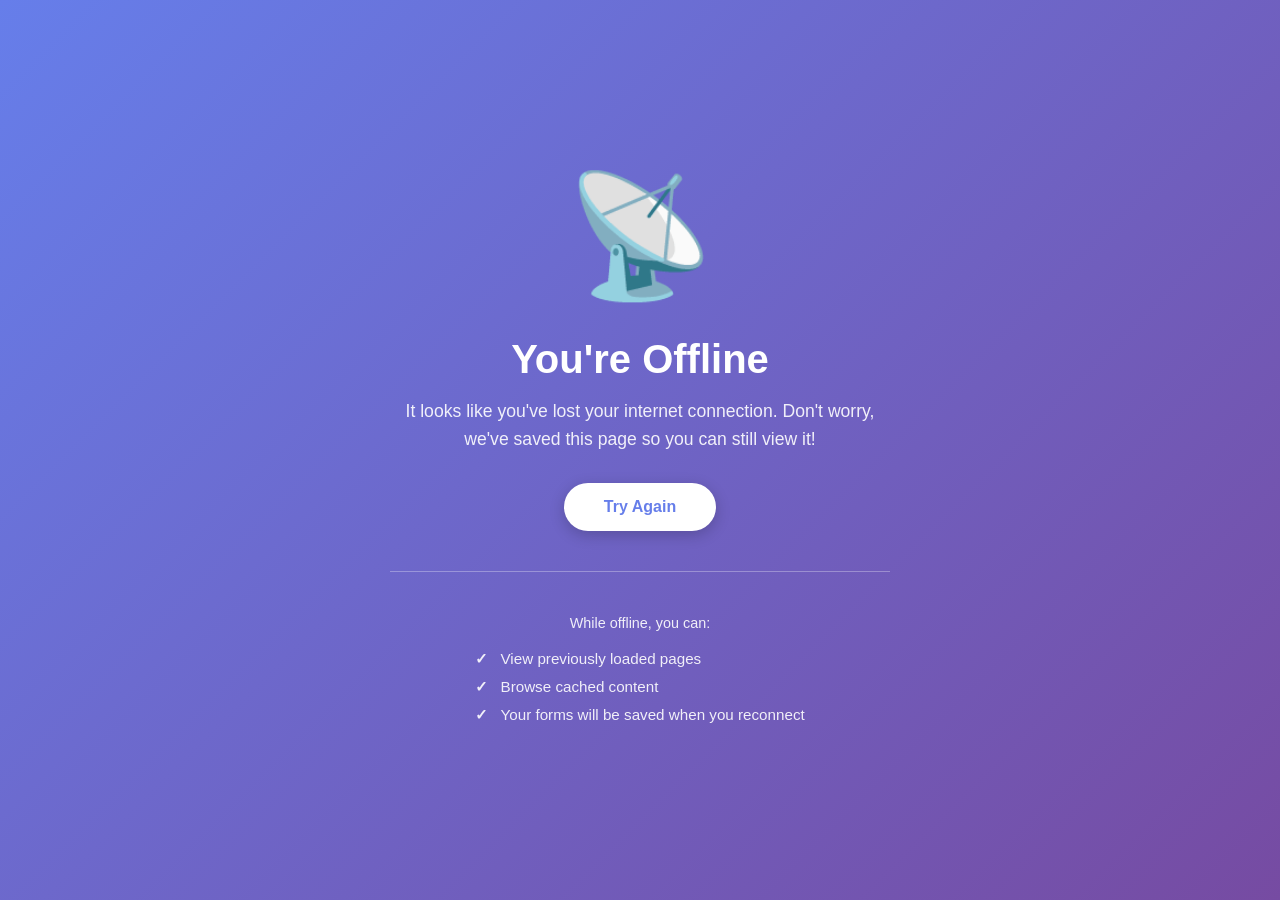
<file: d2d/offline.html>
<!DOCTYPE html>
<html lang="en" data-bs-theme="light">
<head>
    <meta charset="UTF-8">
    <meta name="viewport" content="width=device-width, initial-scale=1.0">
    <title>Offline | STUB_COMPANY_NAME</title>

    <style>
        * {
            margin: 0;
            padding: 0;
            box-sizing: border-box;
        }

        body {
            font-family: -apple-system, BlinkMacSystemFont, "Segoe UI", Roboto, "Helvetica Neue", Arial, sans-serif;
            background: linear-gradient(135deg, #667eea 0%, #764ba2 100%);
            min-height: 100vh;
            display: flex;
            align-items: center;
            justify-content: center;
            padding: 20px;
            color: white;
        }

        .offline-container {
            text-align: center;
            max-width: 500px;
        }

        .offline-icon {
            font-size: 120px;
            margin-bottom: 30px;
            animation: float 3s ease-in-out infinite;
        }

        @keyframes float {
            0%, 100% {
                transform: translateY(0px);
            }
            50% {
                transform: translateY(-20px);
            }
        }

        h1 {
            font-size: 2.5rem;
            margin-bottom: 15px;
            font-weight: 700;
        }

        p {
            font-size: 1.1rem;
            line-height: 1.6;
            margin-bottom: 30px;
            opacity: 0.9;
        }

        .btn {
            display: inline-block;
            padding: 15px 40px;
            background: white;
            color: #667eea;
            text-decoration: none;
            border-radius: 50px;
            font-weight: 600;
            transition: transform 0.3s ease, box-shadow 0.3s ease;
            box-shadow: 0 4px 15px rgba(0, 0, 0, 0.2);
        }

        .btn:hover {
            transform: translateY(-2px);
            box-shadow: 0 6px 20px rgba(0, 0, 0, 0.3);
        }

        .features {
            margin-top: 40px;
            padding-top: 40px;
            border-top: 1px solid rgba(255, 255, 255, 0.3);
        }

        .feature-list {
            list-style: none;
            text-align: left;
            display: inline-block;
        }

        .feature-list li {
            margin-bottom: 10px;
            font-size: 0.95rem;
            opacity: 0.9;
        }

        .feature-list li:before {
            content: "✓ ";
            font-weight: bold;
            margin-right: 8px;
        }

        @media (max-width: 600px) {
            h1 {
                font-size: 2rem;
            }

            .offline-icon {
                font-size: 80px;
            }

            p {
                font-size: 1rem;
            }
        }
    </style>
</head>
<body>
    <div class="offline-container">
        <div class="offline-icon">📡</div>
        <h1>You're Offline</h1>
        <p>It looks like you've lost your internet connection. Don't worry, we've saved this page so you can still view it!</p>

        <a href="/" class="btn" onclick="window.location.reload(); return false;">Try Again</a>

        <div class="features">
            <p style="font-size: 0.9rem; margin-bottom: 15px;">While offline, you can:</p>
            <ul class="feature-list">
                <li>View previously loaded pages</li>
                <li>Browse cached content</li>
                <li>Your forms will be saved when you reconnect</li>
            </ul>
        </div>
    </div>

    <script>
        // Auto-reload when connection is restored
        window.addEventListener('online', function() {
            console.log('Connection restored!');
            setTimeout(function() {
                window.location.reload();
            }, 1000);
        });

        // Check connection status periodically
        setInterval(function() {
            if (navigator.onLine) {
                window.location.reload();
            }
        }, 5000);
    </script>
</body>
</html>
</file>
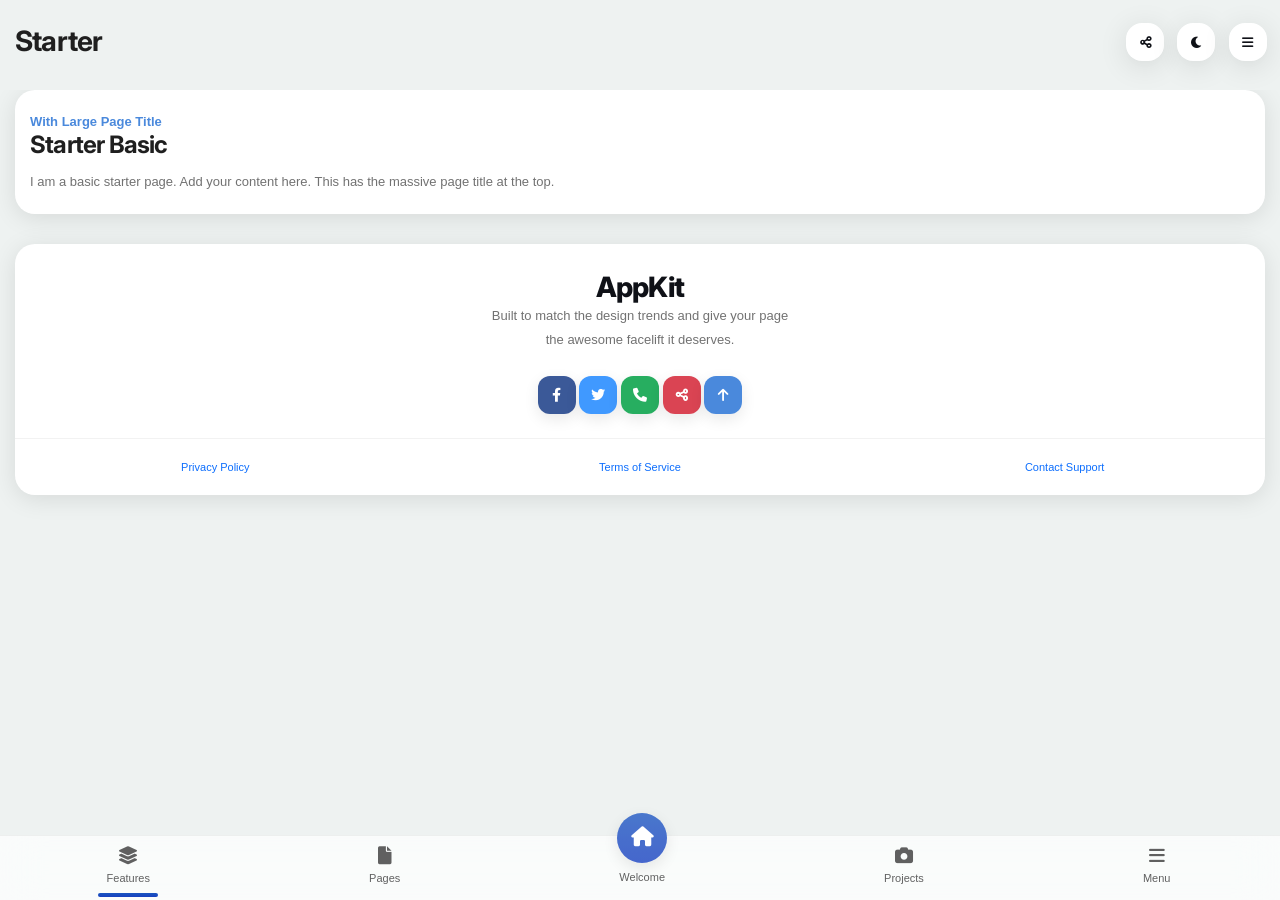
<file: appkit/code/_starter_large.html>
<!DOCTYPE HTML>
<html lang="en">
<head>
<meta http-equiv="Content-Type" content="text/html; charset=utf-8" />
<meta name="apple-mobile-web-app-capable" content="yes">
<meta name="apple-mobile-web-app-status-bar-style" content="black-translucent">
<meta name="viewport" content="width=device-width, initial-scale=1, minimum-scale=1, maximum-scale=1, viewport-fit=cover" />
<title>AppKit Mobile</title>
<link rel="stylesheet" type="text/css" href="styles/bootstrap.css">
<link rel="stylesheet" type="text/css" href="styles/style.css">
<link href="https://fonts.googleapis.com/css2?family=Inter:wght@100;200;300;400;500;600;700;800;900&display=swap" rel="stylesheet">
<link rel="stylesheet" type="text/css" href="fonts/css/fontawesome-all.min.css">    
<link rel="manifest" href="_manifest.json" data-pwa-version="set_in_manifest_and_pwa_js">
<link rel="apple-touch-icon" sizes="180x180" href="app/icons/icon-192x192.png">
</head>
    
<body class="theme-light">
    
<div id="preloader"><div class="spinner-border color-highlight" role="status"></div></div>
    
<div id="page">
    
    <div class="header header-fixed header-logo-center header-auto-show">
        <a href="index.html" class="header-title">Starter</a>
        <a href="#" data-back-button class="header-icon header-icon-1"><i class="fas fa-chevron-left"></i></a>
        <a href="#" data-menu="menu-main" class="header-icon header-icon-4"><i class="fas fa-bars"></i></a>
        <a href="#" data-toggle-theme class="header-icon header-icon-3 show-on-theme-dark"><i class="fas fa-sun"></i></a>
        <a href="#" data-toggle-theme class="header-icon header-icon-3 show-on-theme-light"><i class="fas fa-moon"></i></a>
    </div>

    <div id="footer-bar" class="footer-bar-6">
        <a href="index-components.html" class="active-nav"><i class="fa fa-layer-group"></i><span>Features</span></a>
        <a href="index-pages.html"><i class="fa fa-file"></i><span>Pages</span></a>
        <a href="index.html" class="circle-nav"><i class="fa fa-home"></i><span>Welcome</span></a>
        <a href="index-projects.html"><i class="fa fa-camera"></i><span>Projects</span></a>
        <a href="#" data-menu="menu-main"><i class="fa fa-bars"></i><span>Menu</span></a>
    </div>
    
    <div class="page-title page-title-fixed">
        <h1>Starter</h1>
        <a href="#" class="page-title-icon shadow-xl bg-theme color-theme" data-menu="menu-share"><i class="fa fa-share-alt"></i></a>
        <a href="#" class="page-title-icon shadow-xl bg-theme color-theme show-on-theme-light" data-toggle-theme><i class="fa fa-moon"></i></a>
        <a href="#" class="page-title-icon shadow-xl bg-theme color-theme show-on-theme-dark" data-toggle-theme><i class="fa fa-lightbulb color-yellow-dark"></i></a>
        <a href="#" class="page-title-icon shadow-xl bg-theme color-theme" data-menu="menu-main"><i class="fa fa-bars"></i></a>
    </div>
    <div class="page-title-clear"></div>
        
    <div class="page-content">
        
          
        <div class="card card-style">
            <div class="content">
                <p class="font-600 mb-n1 color-highlight">With Large Page Title</p>
                <h1>Starter Basic</h1>
                <p>
                    I am a basic starter page. Add your content here. This has the massive page title at the top.
                </p>
            </div>
        </div>


        <div data-menu-load="menu-footer.html"></div>
    </div>
    <!-- Page content ends here-->
    
    <!-- Main Menu--> 
    <div id="menu-main" class="menu menu-box-left rounded-0" data-menu-load="menu-main.html" data-menu-width="280" data-menu-active="nav-components"></div>
    
    <!-- Share Menu-->
    <div id="menu-share" class="menu menu-box-bottom rounded-m" data-menu-load="menu-share.html" data-menu-height="370"></div>  
    
    <!-- Colors Menu-->
    <div id="menu-colors" class="menu menu-box-bottom rounded-m" data-menu-load="menu-colors.html" data-menu-height="480"></div> 
     
    
</div>

<script type="text/javascript" src="scripts/bootstrap.min.js"></script>
<script type="text/javascript" src="scripts/custom.js"></script>
</body>
</file>
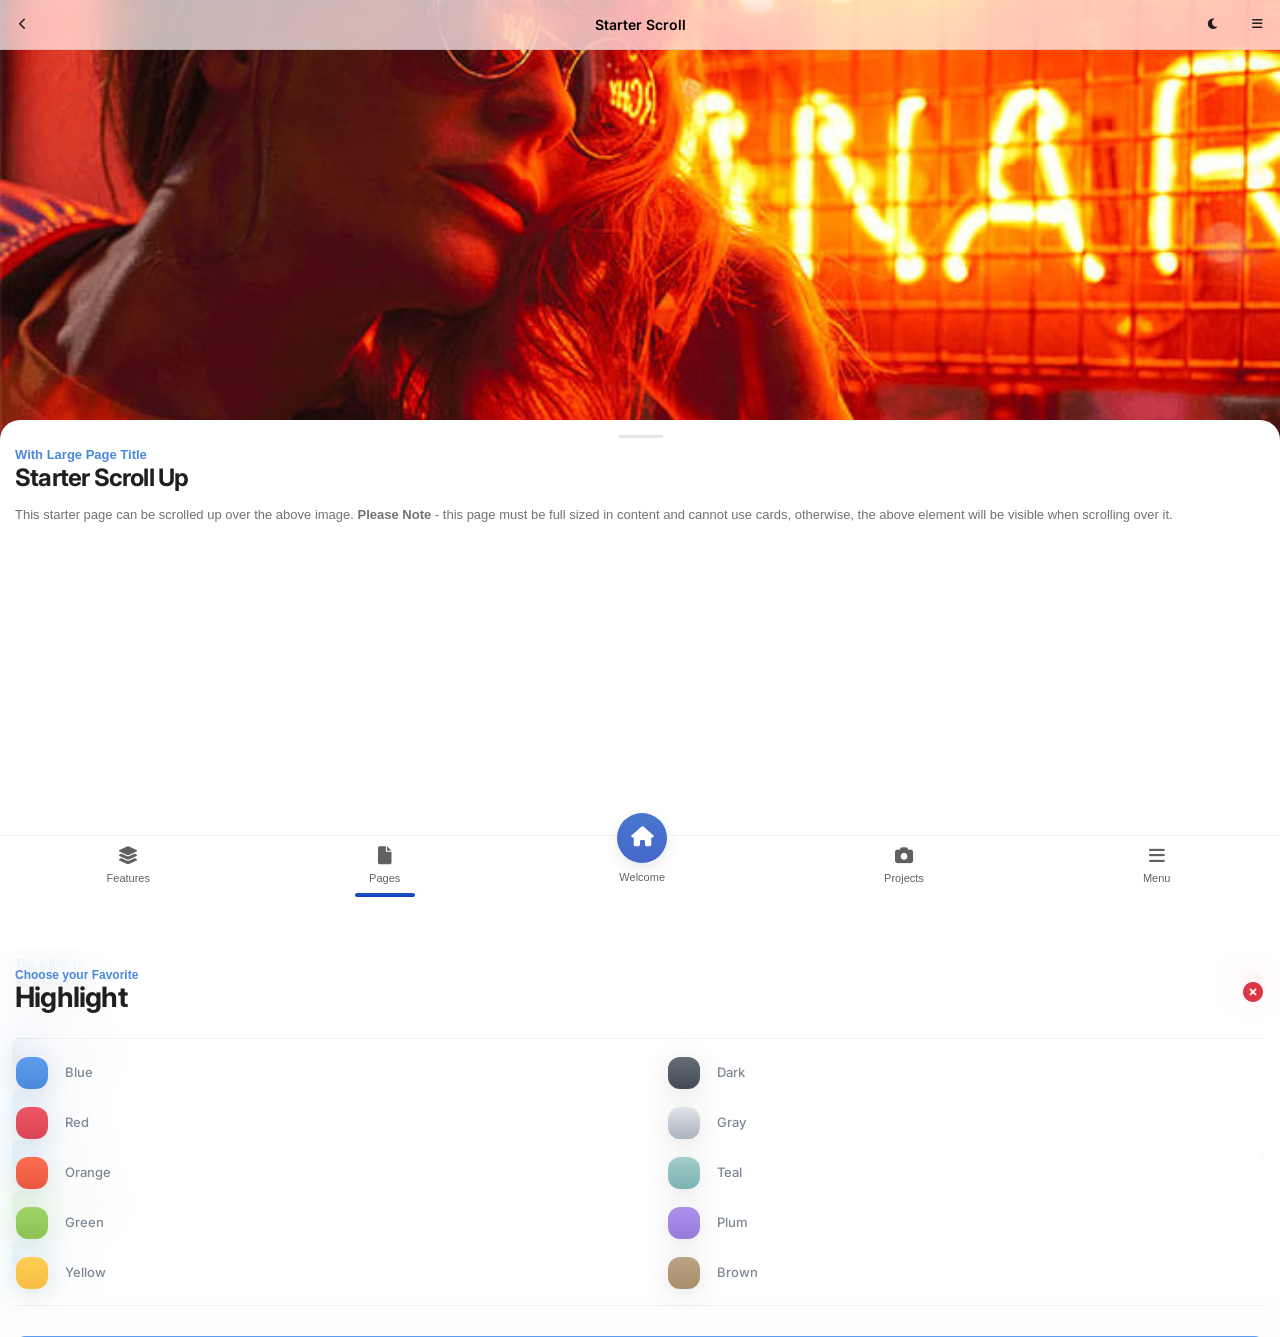
<file: appkit/code/_starter_scroll.html>
<!DOCTYPE HTML>
<html lang="en">
<head>
<meta http-equiv="Content-Type" content="text/html; charset=utf-8" />
<meta name="apple-mobile-web-app-capable" content="yes">
<meta name="apple-mobile-web-app-status-bar-style" content="black-translucent">
<meta name="viewport" content="width=device-width, initial-scale=1, minimum-scale=1, maximum-scale=1, viewport-fit=cover" />
<title>AppKit Mobile</title>
<link rel="stylesheet" type="text/css" href="styles/bootstrap.css">
<link rel="stylesheet" type="text/css" href="styles/style.css">
<link href="https://fonts.googleapis.com/css2?family=Inter:wght@100;200;300;400;500;600;700;800;900&display=swap" rel="stylesheet">
<link rel="stylesheet" type="text/css" href="fonts/css/fontawesome-all.min.css">    
<link rel="manifest" href="_manifest.json" data-pwa-version="set_in_manifest_and_pwa_js">
<link rel="apple-touch-icon" sizes="180x180" href="app/icons/icon-192x192.png">
</head>
    
<body class="theme-light">
    
<div id="preloader"><div class="spinner-border color-highlight" role="status"></div></div>
    
<div id="page">
    
    <div class="header header-fixed header-logo-center">
        <a href="index.html" class="header-title">Starter Scroll</a>
        <a href="#" data-back-button class="header-icon header-icon-1"><i class="fas fa-chevron-left"></i></a>
        <a href="#" data-menu="menu-main" class="header-icon header-icon-4"><i class="fas fa-bars"></i></a>
        <a href="#" data-toggle-theme class="header-icon header-icon-3 show-on-theme-dark"><i class="fas fa-sun"></i></a>
        <a href="#" data-toggle-theme class="header-icon header-icon-3 show-on-theme-light"><i class="fas fa-moon"></i></a>
    </div>

    <div id="footer-bar" class="footer-bar-6">
        <a href="index-components.html"><i class="fa fa-layer-group"></i><span>Features</span></a>
        <a href="index-pages.html" class="active-nav"><i class="fa fa-file"></i><span>Pages</span></a>
        <a href="index.html" class="circle-nav"><i class="fa fa-home"></i><span>Welcome</span></a>
        <a href="index-projects.html"><i class="fa fa-camera"></i><span>Projects</span></a>
        <a href="#" data-menu="menu-main"><i class="fa fa-bars"></i><span>Menu</span></a>
    </div>
    
    <div class="card card-fixed bg-10" data-card-height="450"></div>
    <div class="card card-clear" data-card-height="450"></div>

    
    <div class="page-content pb-3"> 
        
        <!-- card in this page format must have the class card-full to avoid seeing behind it-->
        <div class="card card-full rounded-m pb-4">
            <div class="drag-line"></div>
            
            <div class="content">
                <p class="font-600 mb-n1 color-highlight">With Large Page Title</p>
                <h1>Starter Scroll Up</h1>
                <p>
                    This starter page can be scrolled up over the above image. <strong>Please Note</strong> - this 
                    page must be full sized in content and cannot use cards, otherwise, the above element will be visible 
                    when scrolling over it.
                </p>
            </div>
            <div style="height:80vh"></div><!-- Delete me after adding more content-->
        </div>

    </div>
    <!-- Page content ends here-->
    
    <!-- Main Menu--> 
    <div id="menu-main" class="menu menu-box-left rounded-0" data-menu-load="menu-main.html" data-menu-width="280" data-menu-active="nav-pages"></div>
    
    <!-- Share Menu-->
    <div id="menu-share" class="menu menu-box-bottom rounded-m" data-menu-load="menu-share.html" data-menu-height="370"></div>  
    
    <!-- Colors Menu-->
    <div id="menu-colors" class="menu menu-box-bottom rounded-m" data-menu-load="menu-colors.html" data-menu-height="480"></div> 
     
    
</div>

<script type="text/javascript" src="scripts/bootstrap.min.js"></script>
<script type="text/javascript" src="scripts/custom.js"></script>
</body>
</file>
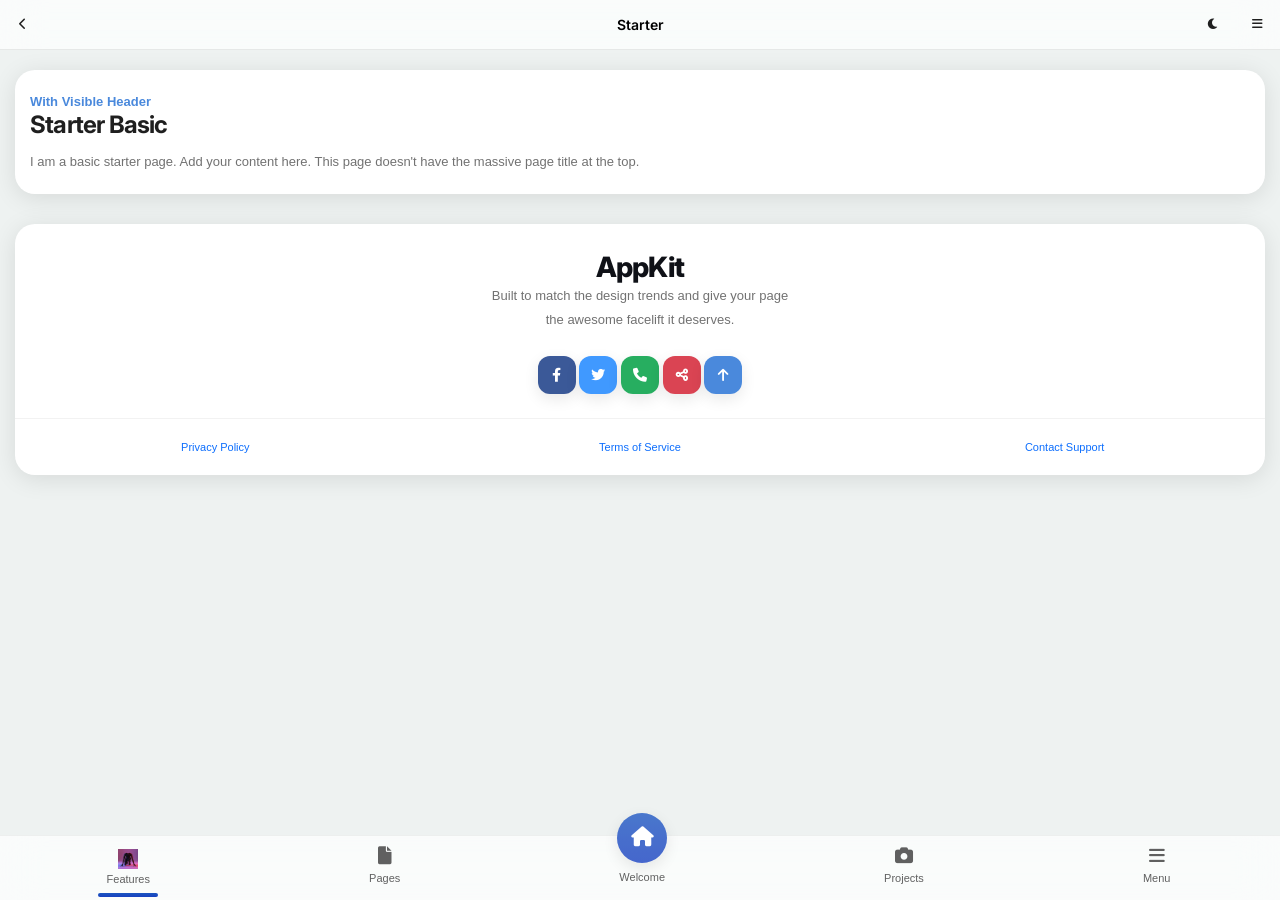
<file: appkit/code/_starter_simple.html>
<!DOCTYPE HTML>
<html lang="en">
<head>
<meta http-equiv="Content-Type" content="text/html; charset=utf-8" />
<meta name="apple-mobile-web-app-capable" content="yes">
<meta name="apple-mobile-web-app-status-bar-style" content="black-translucent">
<meta name="viewport" content="width=device-width, initial-scale=1, minimum-scale=1, maximum-scale=1, viewport-fit=cover" />
<title>AppKit Mobile</title>
<link rel="stylesheet" type="text/css" href="styles/bootstrap.css">
<link rel="stylesheet" type="text/css" href="styles/style.css">
<link href="https://fonts.googleapis.com/css2?family=Inter:wght@100;200;300;400;500;600;700;800;900&display=swap" rel="stylesheet">
<link rel="stylesheet" type="text/css" href="fonts/css/fontawesome-all.min.css">    
<link rel="manifest" href="_manifest.json" data-pwa-version="set_in_manifest_and_pwa_js">
<link rel="apple-touch-icon" sizes="180x180" href="app/icons/icon-192x192.png">
</head>
    
<body class="theme-light">
    
<div id="preloader"><div class="spinner-border color-highlight" role="status"></div></div>
    
<div id="page">
    
    <div class="header header-fixed header-logo-center">
        <a href="index.html" class="header-title">Starter</a>
        <a href="#" data-back-button class="header-icon header-icon-1"><i class="fas fa-chevron-left"></i></a>
        <a href="#" data-menu="menu-main" class="header-icon header-icon-4"><i class="fas fa-bars"></i></a>
        <a href="#" data-toggle-theme class="header-icon header-icon-3 show-on-theme-dark"><i class="fas fa-sun"></i></a>
        <a href="#" data-toggle-theme class="header-icon header-icon-3 show-on-theme-light"><i class="fas fa-moon"></i></a>
    </div>

    <div id="footer-bar" class="footer-bar-6">
        <a href="index-components.html" class="active-nav"><img src="images/pictures/1s.jpg" width="20" class="mb-1"><span>Features</span></a>
        <a href="index-pages.html"><i class="fa fa-file"></i><span>Pages</span></a>
        <a href="index.html" class="circle-nav"><i class="fa fa-home"></i><span>Welcome</span></a>
        <a href="index-projects.html"><i class="fa fa-camera"></i><span>Projects</span></a>
        <a href="#" data-menu="menu-main"><i class="fa fa-bars"></i><span>Menu</span></a>
    </div>
    
        
    <div class="page-content header-clear-medium">
          
        <div class="card card-style ">
            <div class="content">
                <p class="font-600 mb-n1 color-highlight">With Visible Header</p>
                <h1>Starter Basic</h1>
                <p>
                    I am a basic starter page. Add your content here. This page doesn't have the massive page title at the top.
                </p>
            </div>
        </div>


        <div data-menu-load="menu-footer.html"></div>
    </div>
    <!-- Page content ends here-->
    
    <!-- Main Menu--> 
    <div id="menu-main" class="menu menu-box-left rounded-0" data-menu-load="menu-main.html" data-menu-width="280" data-menu-active="nav-components"></div>
    
    <!-- Share Menu-->
    <div id="menu-share" class="menu menu-box-bottom rounded-m" data-menu-load="menu-share.html" data-menu-height="370"></div>  
    
    <!-- Colors Menu-->
    <div id="menu-colors" class="menu menu-box-bottom rounded-m" data-menu-load="menu-colors.html" data-menu-height="480"></div> 
     
    
</div>

<script type="text/javascript" src="scripts/bootstrap.min.js"></script>
<script type="text/javascript" src="scripts/custom.js"></script>
</body>
</file>
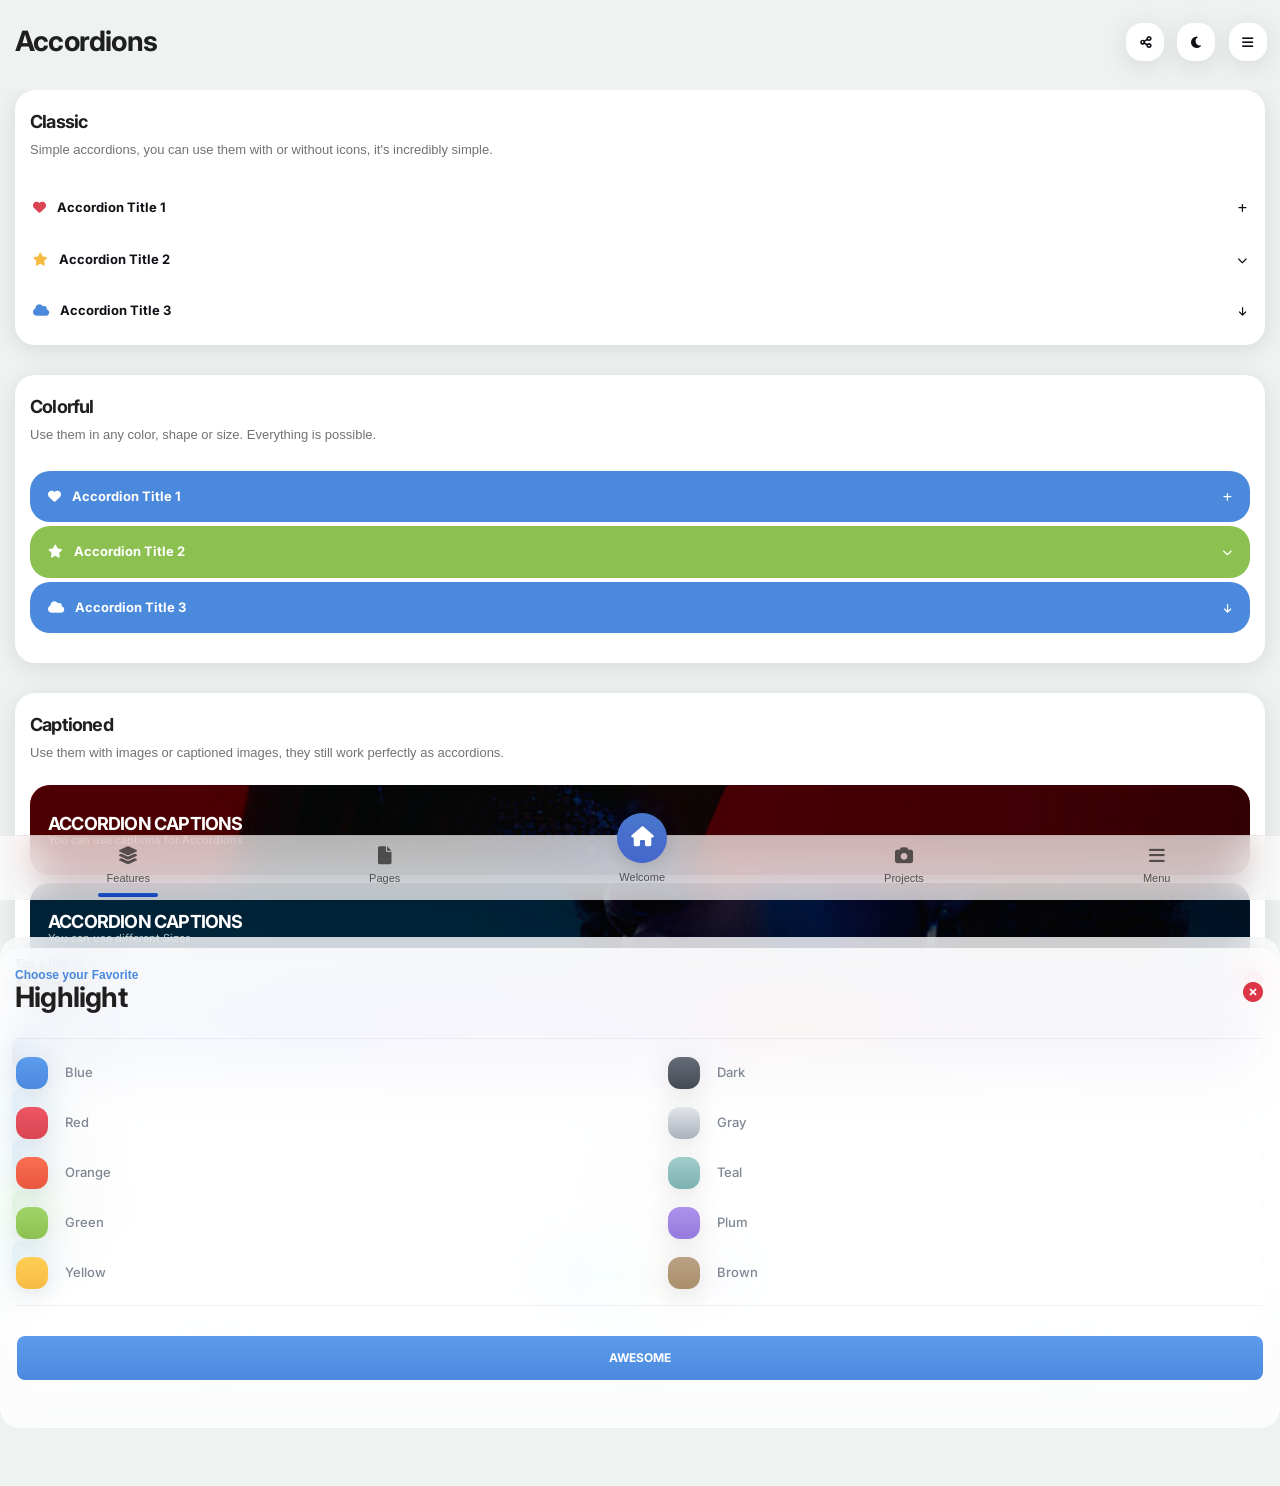
<file: appkit/code/component-accordions.html>
<!DOCTYPE HTML>
<html lang="en">
<head>
<meta http-equiv="Content-Type" content="text/html; charset=utf-8" />
<meta name="apple-mobile-web-app-capable" content="yes">
<meta name="apple-mobile-web-app-status-bar-style" content="black-translucent">
<meta name="viewport" content="width=device-width, initial-scale=1, minimum-scale=1, maximum-scale=1, viewport-fit=cover" />
<title>AppKit Mobile</title>
<link rel="stylesheet" type="text/css" href="styles/bootstrap.css">
<link rel="stylesheet" type="text/css" href="styles/style.css">
<link href="https://fonts.googleapis.com/css2?family=Inter:wght@100;200;300;400;500;600;700;800;900&display=swap" rel="stylesheet">
<link rel="stylesheet" type="text/css" href="fonts/css/fontawesome-all.min.css">
<link rel="manifest" href="_manifest.json" data-pwa-version="set_in_manifest_and_pwa_js">
<link rel="apple-touch-icon" sizes="180x180" href="app/icons/icon-192x192.png">
</head>

<body class="theme-light" data-highlight="highlight-red">


<div id="preloader"><div class="spinner-border color-highlight" role="status"></div></div>

<div id="page">

    <div class="header header-fixed header-logo-center header-auto-show">
        <a href="index.html" class="header-title">Accordions</a>
        <a href="#" data-back-button class="header-icon header-icon-1"><i class="fas fa-chevron-left"></i></a>
        <a href="#" data-menu="menu-main" class="header-icon header-icon-4"><i class="fas fa-bars"></i></a>
        <a href="#" data-toggle-theme class="header-icon header-icon-3 show-on-theme-dark"><i class="fas fa-sun"></i></a>
        <a href="#" data-toggle-theme class="header-icon header-icon-3 show-on-theme-light"><i class="fas fa-moon"></i></a>
    </div>

    <div id="footer-bar" class="footer-bar-6">
        <a href="index-components.html" class="active-nav"><i class="fa fa-layer-group"></i><span>Features</span></a>
        <a href="index-pages.html"><i class="fa fa-file"></i><span>Pages</span></a>
        <a href="index.html" class="circle-nav"><i class="fa fa-home"></i><span>Welcome</span></a>
        <a href="index-projects.html"><i class="fa fa-camera"></i><span>Projects</span></a>
        <a href="#" data-menu="menu-main"><i class="fa fa-bars"></i><span>Menu</span></a>
    </div>

    <div class="page-title page-title-fixed">
        <h1>Accordions</h1>
        <a href="#" class="page-title-icon shadow-xl bg-theme color-theme" data-menu="menu-share"><i class="fa fa-share-alt"></i></a>
        <a href="#" class="page-title-icon shadow-xl bg-theme color-theme show-on-theme-light" data-toggle-theme><i class="fa fa-moon"></i></a>
        <a href="#" class="page-title-icon shadow-xl bg-theme color-theme show-on-theme-dark" data-toggle-theme><i class="fa fa-lightbulb color-yellow-dark"></i></a>
        <a href="#" class="page-title-icon shadow-xl bg-theme color-theme" data-menu="menu-main"><i class="fa fa-bars"></i></a>
    </div>
    <div class="page-title-clear"></div>

    <div class="page-content">

        <div class="card card-style">
            <div class="content">
                <h4>Classic</h4>
                <p>
                    Simple accordions, you can use them with or without icons, it's incredibly simple.
                </p>
            </div>

            <div class="accordion" id="accordion-1">
                <div class="mb-0">
                    <button class="btn accordion-btn no-effect color-theme" data-bs-toggle="collapse" data-bs-target="#collapse1">
                        <i class="fa fa-heart color-red-dark me-2"></i>
                        Accordion Title 1
                        <i class="fa fa-plus font-10 accordion-icon"></i>
                    </button>
                    <div id="collapse1" class="collapse" data-bs-parent="#accordion-1">
                        <div class="pt-1 pb-2 ps-3 pe-3">
                            <p>This is the accordion content. You can add any content you want to it. Really, anything! Add images, text, lists, captions or any element you want.</p>
                        </div>
                    </div>
                </div>
                <div class="mb-0">
                    <button class="btn accordion-btn no-effect color-theme"  data-bs-toggle="collapse" data-bs-target="#collapse2">
                        <i class="fa fa-star color-yellow-dark me-2"></i>
                        Accordion Title 2
                        <i class="fa fa-chevron-down font-10 accordion-icon"></i>
                    </button>
                    <div id="collapse2" class="collapse"  data-bs-parent="#accordion-1">
                        <div class="pt-1 pb-2 ps-3 pe-3">
                            <p>This is the accordion content. You can add any content you want to it. Really, anything! Add images, text, lists, captions or any element you want.</p>
                        </div>
                    </div>
                </div>
                <div class="mb-2">
                    <button class="btn accordion-btn no-effect color-theme" data-bs-toggle="collapse" data-bs-target="#collapse3">
                        <i class="fa fa-cloud color-blue-dark me-2"></i>
                        Accordion Title 3
                        <i class="fa fa-arrow-down font-10 accordion-icon"></i>
                    </button>
                    <div id="collapse3" class="collapse"  data-bs-parent="#accordion-1">
                        <div class="pt-1 pb-2 ps-3 pe-3">
                            <p>This is the accordion content. You can add any content you want to it. Really, anything! Add images, text, lists, captions or any element you want.</p>
                        </div>
                    </div>
                </div>
            </div>

        </div>


        <div class="card card-style">
            <div class="content mb-0">
                <h4 class="font-700">Colorful</h4>
                <p>
                    Use them in any color, shape or size. Everything is possible.
                </p>
            </div>
            <div class="accordion mt-4" id="accordion-2">
                <div class="card card-style shadow-0 bg-highlight mb-1">
                    <button class="btn accordion-btn  color-white no-effect" data-bs-toggle="collapse" data-bs-target="#collapse4">
                        <i class="fa fa-heart me-2"></i>
                        Accordion Title 1
                        <i class="fa fa-plus font-10 accordion-icon"></i>
                    </button>

                    <div id="collapse4" class="collapse bg-theme" data-bs-parent="#accordion-2">
                        <div class="pt-3 pb-3">
                            <p class="mb-0">This is the accordion content. You can add any content you want to it. Really, anything! Add images, text, lists, captions or any element you want.</p>
                        </div>
                    </div>
                </div>
                <div class="card card-style shadow-0 bg-green-dark mb-1">
                    <button class="btn accordion-btn color-white no-effect" data-bs-toggle="collapse" data-bs-target="#collapse5">
                        <i class="fa fa-star me-2"></i>
                        Accordion Title 2
                        <i class="fa fa-chevron-down font-10 accordion-icon"></i>
                    </button>
                    <div id="collapse5" class="collapse bg-theme" data-bs-parent="#accordion-2">
                        <div class="pt-3 pb-3">
                            <p class="mb-0">This is the accordion content. You can add any content you want to it. Really, anything! Add images, text, lists, captions or any element you want.</p>
                        </div>
                    </div>
                </div>
                <div class="card card-style shadow-0 bg-blue-dark">
                    <button class="btn accordion-btn color-white no-effect" data-bs-toggle="collapse" data-bs-target="#collapse6">
                        <i class="fa fa-cloud me-2"></i>
                        Accordion Title 3
                        <i class="fa fa-arrow-down font-10 accordion-icon"></i>
                    </button>
                    <div id="collapse6" class="collapse bg-theme" data-bs-parent="#accordion-2">
                        <div class="pt-3 pb-3">
                            <p class="mb-0">This is the accordion content. You can add any content you want to it. Really, anything! Add images, text, lists, captions or any element you want.</p>
                        </div>
                    </div>
                </div>
            </div>
        </div>


        <div class="card card-style pb-3">
            <div class="content">
                <h4 class="font-700">Captioned</h4>
                <p>
                    Use them with images or captioned images, they still work perfectly as accordions.
                </p>
            </div>
            <div class="accordion mb-2" id="accordion-3">
                <div data-card-height="90" class="card card-style bg-25 mb-0 rounded-m">
                    <div class="card-center">
                        <button class="btn accordion-btn" data-bs-toggle="collapse" data-bs-target="#collapse7">
                            <h4 class="color-white text-uppercase">Accordion Captions</h4>
                            <p class="color-white opacity-70 mb-0 mt-n2 font-400 font-11">You can use captions for Accordions</p>
                        </button>
                    </div>
                    <div class="card-overlay rounded-s bg-black opacity-70"></div>
                </div>
                <div id="collapse7" class="collapse" data-bs-parent="#accordion-3">
                    <div class="pt-3 pb-3 ps-4 pe-4">
                        <p class="mb-0">This is the accordion content. You can add any content you want to it. Really, anything! Add images, text, lists, captions or any element you want.</p>
                    </div>
                </div>

                <div data-card-height="90" class="card card-style bg-28 mb-0 mt-2 rounded-m">
                    <div class="card-center">
                        <button class="btn accordion-btn" data-bs-toggle="collapse" data-bs-target="#collapse8">
                            <h4 class="color-white text-uppercase">Accordion Captions</h4>
                            <p class="color-white opacity-70 mb-0 mt-n2 font-400 font-11">You can use different Sizes</p>
                        </button>
                    </div>
                    <div class="card-overlay rounded-s bg-black opacity-70"></div>
                </div>
                <div id="collapse8" class="collapse" data-bs-parent="#accordion-3">
                    <div class="pt-3 pb-3 ps-4 pe-4">
                        <p class="mb-0">This is the accordion content. You can add any content you want to it. Really, anything! Add images, text, lists, captions or any element you want.</p>
                    </div>
                </div>

                <div data-card-height="90" class="card card-style bg-27 mb-0 mt-2 rounded-m">
                    <div class="card-center">
                        <button class="btn accordion-btn" data-bs-toggle="collapse" data-bs-target="#collapse10">
                            <h4 class="color-white text-uppercase">Accordion Captions</h4>
                            <p class="color-white opacity-70 mb-0 mt-n2 font-400 font-11">You can use different Sizes</p>
                        </button>
                    </div>
                    <div class="card-overlay rounded-s bg-black opacity-70"></div>
                </div>
                <div id="collapse10" class="collapse" data-bs-parent="#accordion-3">
                    <div class="pt-3 pb-3 ps-4 pe-4">
                        <p class="mb-0">This is the accordion content. You can add any content you want to it. Really, anything! Add images, text, lists, captions or any element you want.</p>
                    </div>
                </div>
            </div>
        </div>


        <div data-menu-load="menu-footer.html"></div>
    </div>
    <!-- Page content ends here-->

    <!-- Main Menu-->
    <div id="menu-main" class="menu menu-box-left rounded-0" data-menu-load="menu-main.html" data-menu-width="280" data-menu-active="nav-components"></div>

    <!-- Share Menu-->
    <div id="menu-share" class="menu menu-box-bottom rounded-m" data-menu-load="menu-share.html" data-menu-height="370"></div>

    <!-- Colors Menu-->
    <div id="menu-colors" class="menu menu-box-bottom rounded-m" data-menu-load="menu-colors.html" data-menu-height="480"></div>


</div>
<script type="text/javascript" src="scripts/bootstrap.min.js"></script>
<script type="text/javascript" src="scripts/custom.js"></script>
</body>
</file>
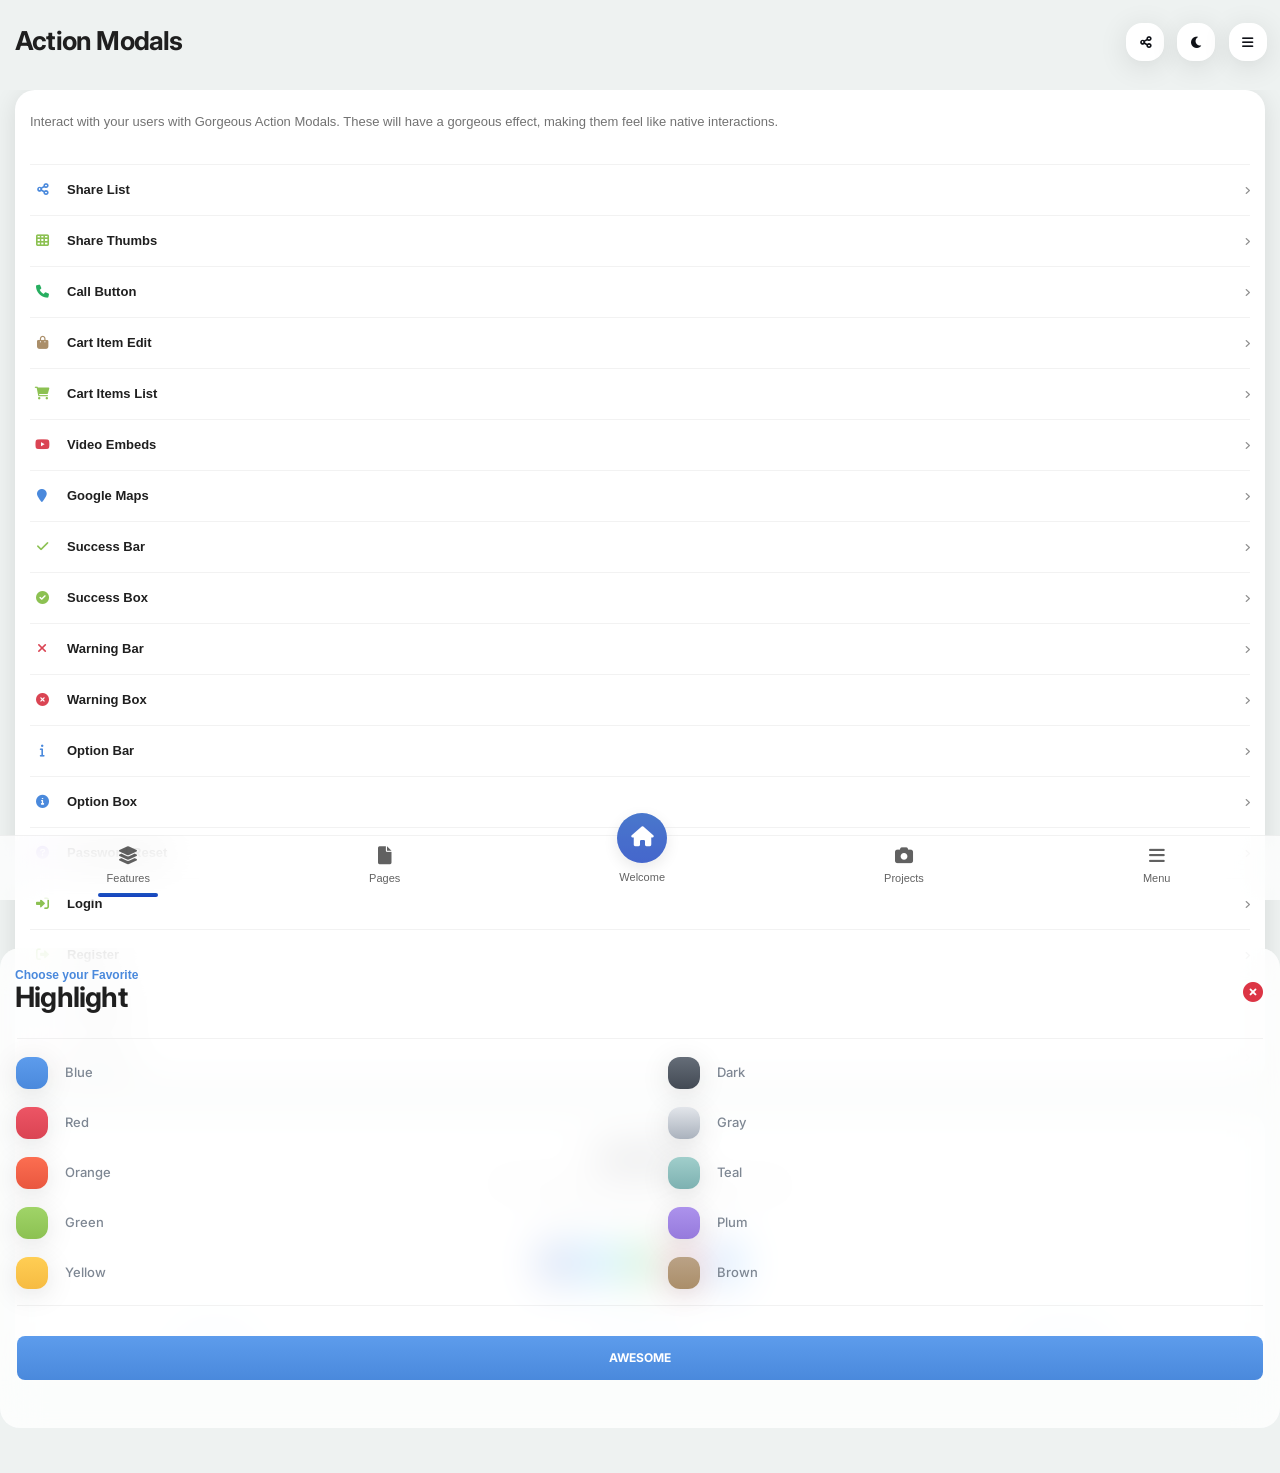
<file: appkit/code/component-action-modals.html>
<!DOCTYPE HTML>
<html lang="en">
<head>
<meta http-equiv="Content-Type" content="text/html; charset=utf-8" />
<meta name="apple-mobile-web-app-capable" content="yes">
<meta name="apple-mobile-web-app-status-bar-style" content="black-translucent">
<meta name="viewport" content="width=device-width, initial-scale=1, minimum-scale=1, maximum-scale=1, viewport-fit=cover" />
<title>AppKit Mobile</title>
<link rel="stylesheet" type="text/css" href="styles/bootstrap.css">
<link rel="stylesheet" type="text/css" href="styles/style.css">
<link href="https://fonts.googleapis.com/css2?family=Inter:wght@100;200;300;400;500;600;700;800;900&display=swap" rel="stylesheet">
<link rel="stylesheet" type="text/css" href="fonts/css/fontawesome-all.min.css">    
<link rel="manifest" href="_manifest.json" data-pwa-version="set_in_manifest_and_pwa_js">
<link rel="apple-touch-icon" sizes="180x180" href="app/icons/icon-192x192.png">
</head>
    
<body class="theme-light">
    
<div id="preloader"><div class="spinner-border color-highlight" role="status"></div></div>
    
<div id="page">
    
    <div class="header header-fixed header-logo-center header-auto-show">
        <a href="index.html" class="header-title">Action Modals</a>
        <a href="#" data-back-button class="header-icon header-icon-1"><i class="fas fa-chevron-left"></i></a>
        <a href="#" data-menu="menu-main" class="header-icon header-icon-4"><i class="fas fa-bars"></i></a>
        <a href="#" data-toggle-theme class="header-icon header-icon-3 show-on-theme-dark"><i class="fas fa-sun"></i></a>
        <a href="#" data-toggle-theme class="header-icon header-icon-3 show-on-theme-light"><i class="fas fa-moon"></i></a>
    </div>

    <div id="footer-bar" class="footer-bar-6">
        <a href="index-components.html" class="active-nav"><i class="fa fa-layer-group"></i><span>Features</span></a>
        <a href="index-pages.html"><i class="fa fa-file"></i><span>Pages</span></a>
        <a href="index.html" class="circle-nav"><i class="fa fa-home"></i><span>Welcome</span></a>
        <a href="index-projects.html"><i class="fa fa-camera"></i><span>Projects</span></a>
        <a href="#" data-menu="menu-main"><i class="fa fa-bars"></i><span>Menu</span></a>
    </div>
    
    <div class="page-title page-title-fixed">
        <h1 class="font-26">Action Modals</h1>
        <a href="#" class="page-title-icon shadow-xl bg-theme color-theme" data-menu="menu-share"><i class="fa fa-share-alt"></i></a>
        <a href="#" class="page-title-icon shadow-xl bg-theme color-theme show-on-theme-light" data-toggle-theme><i class="fa fa-moon"></i></a>
        <a href="#" class="page-title-icon shadow-xl bg-theme color-theme show-on-theme-dark" data-toggle-theme><i class="fa fa-lightbulb color-yellow-dark"></i></a>
        <a href="#" class="page-title-icon shadow-xl bg-theme color-theme" data-menu="menu-main"><i class="fa fa-bars"></i></a>
    </div>
    <div class="page-title-clear"></div>
        
    <div class="page-content">
                  
        <div class="card card-style">
            <div class="content mb-0">
                <p>
                    Interact with your users with Gorgeous Action Modals. These will have a gorgeous effect, making them feel like native interactions.
                </p>
                
                <div class="divider mb-0"></div>
                <div class="list-group list-custom-small list-icon-0">
                    <a href="#" data-menu="menu-share">
                        <i class="fa fa-share-alt color-blue-dark"></i>
                        <span>Share List</span>
                        <i class="fa fa-angle-right"></i>
                    </a>
                    <a href="#" data-menu="menu-share-thumbs">
                        <i class="fa fa-th color-green-dark"></i>
                        <span>Share Thumbs</span>
                        <i class="fa fa-angle-right"></i>
                    </a>
                    <a href="#" data-menu="menu-call">
                        <i class="fa fa-phone color-phone"></i>
                        <span>Call Button</span>
                        <i class="fa fa-angle-right"></i>
                    </a>
                    <a href="#" data-menu="menu-cart-item">
                        <i class="fa fa-shopping-bag color-brown-dark"></i>
                        <span>Cart Item Edit</span>
                        <i class="fa fa-angle-right"></i>
                    </a>
                    <a href="#" data-menu="menu-cart">
                        <i class="fa fa-shopping-cart color-green-dark"></i>
                        <span>Cart Items List</span>
                        <i class="fa fa-angle-right"></i>
                    </a>
                    <a href="#" data-menu="menu-video">
                        <i class="fab fa-youtube color-red-dark"></i>
                        <span>Video Embeds</span>
                        <i class="fa fa-angle-right"></i>
                    </a>
                    <a href="#" data-menu="menu-maps">
                        <i class="fa fa-map-marker color-blue-dark"></i>
                        <span>Google Maps</span>
                        <i class="fa fa-angle-right"></i>
                    </a>
                    <a href="#" data-menu="menu-success-1">
                        <i class="fa fa-check color-green-dark"></i>
                        <span>Success Bar</span>
                        <i class="fa fa-angle-right"></i>
                    </a>
                    <a href="#" data-menu="menu-success-2">
                        <i class="fa fa-check-circle color-green-dark"></i>
                        <span>Success Box</span>
                        <i class="fa fa-angle-right"></i>
                    </a>
                    <a href="#" data-menu="menu-warning-1">
                        <i class="fa fa-times color-red-dark"></i>
                        <span>Warning Bar</span>
                        <i class="fa fa-angle-right"></i>
                    </a>
                    <a href="#" data-menu="menu-warning-2">
                        <i class="fa fa-times-circle color-red-dark"></i>
                        <span>Warning Box</span>
                        <i class="fa fa-angle-right"></i>
                    </a>
                    <a href="#" data-menu="menu-option-1">
                        <i class="fa fa-info color-blue-dark"></i>
                        <span>Option Bar</span>
                        <i class="fa fa-angle-right"></i>
                    </a>
                    <a href="#" data-menu="menu-option-2">
                        <i class="fa fa-info-circle color-blue-dark"></i>
                        <span>Option Box</span>
                        <i class="fa fa-angle-right"></i>
                    </a>
                    <a href="#" data-menu="menu-forgot">
                        <i class="fa fa-question-circle color-magenta-dark"></i>
                        <span>Password Reset</span>
                        <i class="fa fa-angle-right"></i>
                    </a>
                    <a href="#" data-menu="menu-signin">
                        <i class="fa fa-sign-in-alt color-green-dark"></i>
                        <span>Login</span>
                        <i class="fa fa-angle-right"></i>
                    </a>
                    <a href="#" data-menu="menu-signup">
                        <i class="fa fa-sign-out-alt color-green-dark"></i>
                        <span>Register</span>
                        <i class="fa fa-angle-right"></i>
                    </a>
                    <a href="#" data-menu="menu-language">
                        <i class="fa fa-globe color-blue-dark"></i>
                        <span>Language</span>
                        <i class="fa fa-angle-right"></i>
                    </a>
                    <a href="#" data-menu="menu-age" class="border-0">
                        <i class="fa fa-user color-red-dark"></i>
                        <span>Age Check</span>
                        <i class="fa fa-angle-right"></i>
                    </a>
                </div>      
            </div>  
        </div>          

        <div data-menu-load="menu-footer.html"></div>
    </div>
    <!-- Page content ends here-->
    

    <!-- Share Menu-->
    <div id="menu-share" 
         class="menu menu-box-modal rounded-m" 
         data-menu-height="410" 
         data-menu-width="350">
        <div class="menu-title">
            <p class="color-highlight">Tap a link to</p>
            <h1>Share</h1>
            <a href="#" class="close-menu"><i class="fa fa-times-circle"></i></a>
        </div>
        <div class="divider divider-margins mt-3 mb-0"></div>
        <div class="content mt-0">
            <div class="list-group list-custom-small">
                <a href="auto_generated" class="external-link shareToFacebook">
                    <i class="fab fa-facebook-f font-12 bg-facebook color-white shadow-l rounded-l"></i>
                    <span>Facebook</span>
                    <i class="fa fa-angle-right me-2"></i>
                </a>
                <a href="auto_generated" class="external-link shareToTwitter">
                    <i class="fab fa-twitter font-12 bg-twitter color-white shadow-l rounded-l"></i>
                    <span>Twitter</span>
                    <i class="fa fa-angle-right me-2"></i>
                </a>
                <a href="auto_generated" class="external-link shareToLinkedIn">
                    <i class="fab fa-linkedin-in font-12 bg-linkedin color-white shadow-l rounded-l"></i>
                    <span>LinkedIn</span>
                    <i class="fa fa-angle-right me-2"></i>
                </a>
                <a href="auto_generated" class="external-link shareToWhatsApp">
                    <i class="fab fa-whatsapp font-12 bg-whatsapp color-white shadow-l rounded-l"></i>
                    <span>WhatsApp</span>
                    <i class="fa fa-angle-right me-2"></i>
                </a>
                <a href="auto_generated" class="external-link shareToMail">
                    <i class="fa fa-envelope font-12 bg-mail color-white shadow-l rounded-l"></i>
                    <span>Email</span>
                    <i class="fa fa-angle-right me-2"></i>
                </a>
                <a href="#" class="close-menu border-0">
                    <i class="fa fa-times font-12 bg-red-dark color-white shadow-l rounded-l"></i>
                    <span>Close</span>
                    <i class="fa fa-angle-right me-2"></i>
                </a>
            </div>
        </div>
    </div>      
    
    <!---------------------------------------------------------------------------------------------->
    <!---------------------------------------------------------------------------------------------->
    <!-- Place all Action Elements and Menus Outside of the page-content class. Starting from here-->
    <!---------------------------------------------------------------------------------------------->
    <!---------------------------------------------------------------------------------------------->

    <!--------------------->
    <!--------------------->
    <!--Menu Share Thumbs-->
    <!--------------------->
    <!--------------------->
    <div id="menu-share-thumbs" 
         class="menu menu-box-modal rounded-m" 
         data-menu-height="320" 
         data-menu-width="350">
        <div class="menu-title">
            <p class="color-highlight">Tap to</p>
            <h1>Share</h1>
            <a href="#" class="close-menu"><i class="fa fa-times-circle"></i></a>
        </div>
        <div class="divider divider-margins"></div>
        
        <div class="d-flex">
            <div class="ms-auto me-auto">
                <a href="auto_generated" class="shareToFacebook external-link icon icon-l bg-facebook rounded-s shadow-xl"><i class="fab fa-facebook-f font-22"></i><br></a>
                <p class="font-11 text-center opacity-70">Facebook</p>
            </div>
            <div class="me-auto">
                <a href="auto_generated" class="shareToTwitter external-link icon icon-l bg-twitter rounded-s shadow-xl"><i class="fab fa-twitter font-22"></i><br></a>
                <p class="font-11 text-center opacity-70">Twitter</p>
            </div>
            <div class="me-auto">
                <a href="tel:+1 234 567 891" class="external-link icon icon-l bg-phone rounded-s shadow-xl"><i class="fa fa-phone font-22"></i><br></a>
                <p class="font-11 text-center opacity-70">Call</p>
            </div>
        </div>
        <div class="d-flex">
            <div class="ms-auto me-auto">
                <a href="auto_generated" class="shareToLinkedIn external-link icon icon-l bg-linkedin rounded-s shadow-xl"><i class="fab fa-linkedin-in font-22"></i><br></a>
                <p class="font-11 text-center opacity-70">LinkedIn</p>
            </div>
            <div class="me-auto">
                <a href="auto_generated" class="shareToMail external-link icon icon-l bg-mail rounded-s shadow-xl"><i class="fa fa-envelope font-22"></i><br></a>
                <p class="font-11 text-center opacity-70">Email</p>
            </div>
            <div class="me-auto">
                <a href="auto_generated" class="shareToWhatsApp external-link icon icon-l bg-whatsapp rounded-s shadow-xl"><i class="fab fa-whatsapp font-22"></i><br></a>
                <p class="font-11 text-center opacity-70">WhatsApp</p>
            </div>
        </div>
    </div>
    
    <!------------->
    <!------------->
    <!--Menu Call-->
    <!------------->
    <!------------->    
    <div id="menu-call"  
         class="menu menu-box-modal rounded-m" 
         data-menu-height="310" 
         data-menu-width="350">
        <div class="menu-title">
            <p class="color-highlight">Just tap to</p>
            <h1>Call Now</h1>
            <a href="#" class="close-menu"><i class="fa fa-times-circle"></i></a>
        </div>
        <div class="content">
            <a href="tel:+1 234 567 890" class="external-link btn btn-l font-14 shadow-l btn-full rounded-s font-600 bg-green-dark text-start mb-2"><span class="ms-n2">Headquarters:</span><span class="float-end me-n1">+1 234 567 890</span></a>
            <a href="tel:+2 234 567 890" class="external-link btn btn-l font-14 shadow-l btn-full rounded-s font-600 bg-blue-dark text-start mb-2"><span class="ms-n2">Suppport Center:</span><span class="float-end me-n1">+2 234 567 890</span></a>
            <a href="tel:+3 234 567 890" class="external-link btn btn-l font-14 shadow-l btn-full rounded-s font-600 bg-red-dark text-start"><span class="ms-n2">Emergency 24/7:</span><span class="float-end me-n1">+3 234 567 890</span></a>
            <p class="color-theme text-center font-10 opacity-30 pt-2 mt-2 mb-0 pb-0">Emergency Available 24/7 - Regular Numbers Mon-Fri 09:00 - 05:00 </p>
        </div>
    </div>    
    
    <!------------------>
    <!------------------>
    <!--Menu Cart Item-->
    <!------------------>
    <!------------------>
    
    <div id="menu-cart-item" 
         class="menu menu-box-modal rounded-m bg-theme" 
         data-menu-width="350"
         data-menu-height="400">
        <div class="menu-title">
            <p class="color-highlight">Customize your </p>
            <h1 class="font-800">Cart Item</h1>
            <a href="#" class="close-menu"><i class="fa fa-times-circle"></i></a>
        </div>
        
        <div class="content">
            <div class="divider mt-n2"></div>
            
            <div class="d-flex mb-4">
                <div>
                    <img src="images/pictures/17s.jpg" class="rounded-sm" width="80">
                </div>
                <div class="w-100 ms-3 pt-1">
                    <h6 class="font-500 font-14 pb-2">Awesome headset with pinkish color and iPhone adapter  </h6>
                    <h4>$49.99</h4>
                </div>
            </div>
            
            <div class="divider"></div>
            
            <div class="row mb-0">
                <div class="col-4">
                    <div class="input-style input-style-always-active has-borders mb-4">
                        <input type="text" class="form-control" id="form1" placeholder="1">
                        <label for="form1" class="color-highlight">Quantity</label>
                    </div>
                </div>
                <div class="col-4">
                    <div class="input-style input-style-always-active has-borders no-icon mb-4">
                        <label for="form5" class="color-highlight">Storage</label>
                        <select id="form5">
                            <option value="default">Storage</option>
                            <option value="z" selected>64 GB</option>
                            <option value="a">128 GB</option>
                            <option value="b">256 GB</option>
                            <option value="c">512 GB</option>
                        </select>
                        <span><i class="fa fa-chevron-down"></i></span>
                    </div>
                </div>
                <div class="col-4">
                    <div class="input-style input-style-always-active has-borders no-icon mb-4">
                        <label for="form51" class="color-highlight">Size</label>
                        <select id="form51">
                            <option value="default">Size</option>
                            <option value="z" selected>Small</option>
                            <option value="a">Medium</option>
                            <option value="b">Large</option>
                        </select>
                        <span><i class="fa fa-chevron-down"></i></span>
                    </div>
                </div>
            </div>
            <a href="#" class="close-menu btn btn-full gradient-blue font-13 btn-m font-600 mt-3 rounded-s">Apply Changes</a>
        </div>
    </div>

    <!-------------->
    <!-------------->
    <!--Menu Cart -->
    <!-------------->
    <!-------------->
    
    <div id="menu-cart" 
         class="menu menu-box-modal rounded-m bg-theme" 
         data-menu-width="350"
         data-menu-height="470">
        <div class="menu-title">
            <p class="color-highlight">Your Current </p>
            <h1 class="font-800">Cart Items</h1>
            <a href="#" class="close-menu"><i class="fa fa-times-circle"></i></a>
        </div>
        
        <div class="content">
            <div class="d-flex mb-3">
                <div>
                    <img src="images/pictures/17s.jpg" class="rounded-sm" width="70">
                </div>
                <div class="w-100 ms-3 pt-1">
                    <h6 class="font-500 font-14">Beats by Dre Studio overhead headset with leather carying pouch</h6>
                    <h4 class="font-700 color-highlight">$98.<sup>50</sup></h4>
                </div>
                <div class="align-self-center me-n2">
                    <a href="#" data-menu="menu-cart-item"><i class="fa fa-info-circle font-20 icon-20 ms-2 me-2"></i></a>
                </div>
            </div>

            <div class="d-flex mb-3">
                <div>
                    <img src="images/pictures/18s.jpg" class="rounded-sm" width="70">
                </div>
                <div class="w-100 ms-3 pt-1">
                    <h6 class="font-500 font-14">Apple Airpods 2nd Generation With wireless charging case and protector.</h6>
                    <h4 class="font-700 color-highlight">$199.<sup>50</sup></h4>
                </div>
                <div class="align-self-center me-n2">
                    <a href="#" data-menu="menu-cart-item"><i class="fa fa-info-circle font-20 icon-20 ms-2 me-2"></i></a>
                </div>
            </div>

            <div class="divider mb-2 mt-3"></div>

            <div class="d-flex">
                <div class="pe-4 w-60">
                    <p class="font-600 color-highlight mb-0 font-13">Your Total</p>
                    <h1>$2798<sup>.00</sup></h1>
                </div>
                <div class="w-100 pt-1">
                    <h6 class="font-14 font-700">Shipping<span class="float-end color-green-dark">+$50</span></h6>
                    <div class="divider mb-2 mt-1"></div>
                    <h6 class="font-14 font-700">Taxes<span class="float-end color-red-dark">+$0.15</span></h6>
                </div>
            </div>

            <div class="divider mt-2 mb-2"></div>

            <div class="row">
                <div class="col-6">
                    <a href="#" class="close-menu btn btn-full gradient-green font-12 btn-m font-600 mt-3 rounded-s">Go To Checkout</a>
                </div>
                <div class="col-6">
                    <a href="#" class="close-menu btn btn-full gradient-blue font-12 btn-m font-600 mt-3 rounded-s">Keep Shopping</a>
                </div>
            </div>

        </div>
    </div>


    
    <!-------------->
    <!-------------->
    <!--Menu Video-->
    <!-------------->
    <!-------------->
    <div id="menu-video" 
         class="menu menu-box-modal rounded-m" 
         data-menu-height="380" 
         data-menu-width="350">
        <div class='responsive-iframe max-iframe'><iframe src='https://www.youtube.com/embed/c9MnSeYYtYY' frameborder='0' allowfullscreen></iframe></div>
        <div class="menu-title">
            <p class="color-highlight">Just tap and</p>
            <h1>Watch Now</h1>
            <a href="#" class="close-menu"><i class="fa fa-times-circle"></i></a>
        </div>
        <div class="content mt-n2">
            <p>
                It's super easy to embed videos. Just copy the embed!
            </p>
            <a href="#" class="close-menu btn btn-full btn-m shadow-l rounded-s text-uppercase font-600 gradient-green mt-n2">Awesome</a>
        </div>
    </div>        
    
    <!------------->
    <!------------->
    <!--Menu Maps-->
    <!------------->
    <!------------->
    <div id="menu-maps" 
         class="menu menu-box-modal rounded-m" 
         data-menu-height="380" 
         data-menu-width="350">
        <div class='responsive-iframe max-iframe'><iframe src='https://www.google.com/maps/embed/v1/view?key=AIzaSyAM3nxDVrkjyKwdIZp8QOplmBKLRVI5S_Y&center=-33.8569,151.2152&zoom=16&maptype=satellite' frameborder='0' allowfullscreen></iframe></div>
        <div class="menu-title">
            <p class="color-highlight">We have coffee and</p>
            <h1>We're Here</h1>
            <a href="#" class="close-menu"><i class="fa fa-times-circle"></i></a>
        </div>
        <div class="content mt-n2">
            <p>
                Come over for a coffee, we have milk and cookies too! 
            </p>
            <a href="#" class="close-menu btn btn-full btn-m shadow-l rounded-s text-uppercase font-600 gradient-blue mt-n2">Awesome</a>
        </div>
    </div>   
    
    <!---------------->
    <!---------------->
    <!--Menu Success-->
    <!---------------->
    <!---------------->
    <div id="menu-success-1" 
         class="menu menu-box-modal rounded-m" 
         data-menu-height="170" 
         data-menu-width="350">
        <div class="menu-title">
            <i class="fa fa-check-circle scale-box float-start me-3 ms-3 fa-4x color-green-dark"></i>
            <p class="color-highlight">The task has been a</p>
            <h1>Success</h1>
            <a href="#" class="close-menu"><i class="fa fa-times-circle"></i></a>
        </div>
        <div class="content mb-0 mt-0">
            <p class="pe-3">
                Thank you for successfully completing this action. This message can now be dismissed manually or programatically.
            </p>
        </div>
    </div>       
    
    <div id="menu-success-2" 
         class="menu menu-box-modal bg-green-dark rounded-m" 
         data-menu-height="310" 
         data-menu-width="350">
        <h1 class="text-center mt-4"><i class="fa fa-3x fa-check-circle scale-box color-white shadow-xl rounded-circle"></i></h1>
        <h1 class="text-center mt-3 font-700 color-white">All's Good</h1>
        <p class="boxed-text-l color-white opacity-70">
             You can continue with your previous actions.<br> Easy to attach these to success calls.
        </p>
        <a href="#" class="close-menu btn btn-m btn-center-m button-s shadow-l rounded-s text-uppercase font-600 bg-white color-black">Great, Thanks!</a>
    </div>       
    
    <!---------------->
    <!---------------->
    <!--Menu Warning-->
    <!---------------->
    <!---------------->
    <div id="menu-warning-1" 
         class="menu menu-box-modal rounded-m" 
         data-menu-height="140" 
         data-menu-width="350">
        <div class="menu-title">
            <i class="fa fa-times-circle float-start me-3 scale-box ms-3 fa-4x color-red-dark"></i>
            <p class="color-highlight">The task has</p>
            <h1>Failed</h1>
            <a href="#" class="close-menu"><i class="fa fa-times-circle"></i></a>
        </div>
        <div class="content mb-0 mt-0">
            <p class="pe-3">
                This task has failed. This message can now be dismissed manually or programatically.
            </p>
        </div>
    </div>   
    
    <div id="menu-warning-2"
         class="menu menu-box-modal bg-red-dark rounded-m" 
         data-menu-height="310" 
         data-menu-width="350">
        <h1 class="text-center mt-4"><i class="fa fa-3x fa-times-circle scale-box color-white shadow-xl rounded-circle"></i></h1>
        <h1 class="text-center mt-3 text-uppercase color-white font-700">Wooops!</h1>
        <p class="boxed-text-l color-white opacity-70">
             You can continue with your previous actions.<br> Easy to attach these to success calls.
        </p>
        <a href="#" class="close-menu btn btn-m btn-center-l button-s shadow-l rounded-s text-uppercase font-600 bg-white color-black">Hmmm, Check again?</a>
    </div> 
    
    <!--------------->
    <!--------------->
    <!--Menu Option-->
    <!--------------->
    <!--------------->
    <div id="menu-option-1" 
         class="menu menu-box-modal rounded-m" 
         data-menu-height="200" 
         data-menu-width="350">
        <div class="menu-title">
            <i class="fa fa-question-circle scale-box float-start me-3 ms-3 fa-3x mt-1 color-blue-dark"></i>
            <p class="color-highlight">We need to know,</p>
            <h1 class="font-20">Are you Sure?</h1>
            <a href="#" class="close-menu"><i class="fa fa-times-circle"></i></a>
        </div>
        <div class="content mt-0">
            <p class="pe-3">
                Please confirm before proceeding to the next step.
            </p>
            <div class="row mb-0">
                <div class="col-6">
                    <a href="#" class="btn close-menu btn-full btn-m bg-red-dark font-600 rounded-s">No, cancel</a>
                </div>
                <div class="col-6">
                    <a href="#" class="btn close-menu btn-full btn-m bg-green-dark font-600 rounded-s">Yes, proceed!</a>
                </div>
            </div>
        </div>
    </div>  
    
    <div id="menu-option-2" 
         class="menu menu-box-modal rounded-m" 
         data-menu-height="300" 
         data-menu-width="350">
        <h1 class="text-center mt-4"><i class="fa fa-3x fa-info-circle scale-box color-blue-dark shadow-xl rounded-circle"></i></h1>
        <h3 class="text-center mt-3 font-700">Are you sure?</h3>
        <p class="boxed-text-xl opacity-70">
             You can continue with your previous actions.<br> Easy to attach these to success calls.
        </p>
        <div class="row mb-0 me-3 ms-3">
            <div class="col-6">
                <a href="#" class="btn close-menu btn-full btn-m color-red-dark border-red-dark font-600 rounded-s">No, cancel</a>
            </div>
            <div class="col-6">
                <a href="#" class="btn close-menu btn-full btn-m color-green-dark border-green-dark font-600 rounded-s">Yes, continue!</a>
            </div>
        </div>
    </div>  
    
    <!--------------->
    <!--------------->
    <!--Menu Forgot-->
    <!--------------->
    <!--------------->
    <div id="menu-forgot" 
         class="menu menu-box-modal rounded-m" 
         data-menu-height="220" 
         data-menu-width="350">
        <div class="menu-title">
            <p class="color-highlight">Let's get you into your account</p>
            <h1 class="font-24">Recover Password</h1>
            <a href="#" class="close-menu"><i class="fa fa-times-circle"></i></a>
        </div>

        <div class="content mt-1">
            <div class="input-style no-borders has-icon validate-field mb-4">
                <i class="fa fa-user"></i>
                <input type="name" class="form-control validate-name" id="form1ab" placeholder="Email">
                <label for="form1ab" class="color-highlight font-11 font-500">Email</label>
                <i class="fa fa-times disabled invalid color-red-dark"></i>
                <i class="fa fa-check disabled valid color-green-dark"></i>
                <em>(required)</em>
            </div>
            <a href="#" class="btn btn-full btn-m shadow-l rounded-s bg-highlight font-600 mt-4">SEND RECOVERY EMAIL</a>
        </div>
    </div>     
        
    <!---------------->
    <!---------------->
    <!--Menu Sign In-->
    <!---------------->
    <!---------------->
    <div id="menu-signin" 
         class="menu menu-box-modal rounded-m" 
         data-menu-height="310" 
         data-menu-width="350">
        <div class="menu-title">
            <h1 class="font-24">Sign In</h1>
            <a href="#" class="close-menu"><i class="fa fa-times-circle"></i></a>
        </div>

        <div class="content mb-0 mt-2">
            <div class="input-style no-borders has-icon validate-field mb-4">
                <i class="fa fa-at"></i>
                <input type="email" class="form-control validate-email" id="form1ac" placeholder="Email">
                <label for="form1ac" class="color-highlight font-11 font-500">Email</label>
                <i class="fa fa-times disabled invalid color-red-dark"></i>
                <i class="fa fa-check disabled valid color-green-dark"></i>
                <em>(required)</em>
            </div>
            <div class="input-style no-borders has-icon validate-field mb-4">
                <i class="fa fa-lock"></i>
                <input type="password" class="form-control validate-password" id="form1ad" placeholder="Password">
                <label for="form1ad" class="color-highlight font-11 font-500">Password</label>
                <i class="fa fa-times disabled invalid color-red-dark"></i>
                <i class="fa fa-check disabled valid color-green-dark"></i>
                <em>(required)</em>
            </div>
            <div class="row">
                <div class="col-6">
                    <a href="#" data-menu="menu-forgot" class="font-10">Forgot Password?</a>
                </div>
                <div class="col-6">
                    <a data-menu="menu-signup" href="#" class="float-end font-10">Create Account</a>
                    <div class="clearfix"></div>
                </div>
            </div>
            <a href="#" class="btn btn-full btn-m shadow-l rounded-s font-600 bg-green-dark mt-4">LOGIN</a>
        </div>
    </div>     
        
    <!---------------->
    <!---------------->
    <!--Menu Sign Up-->
    <!---------------->
    <!---------------->
    <div id="menu-signup" 
         class="menu menu-box-modal rounded-m" 
         data-menu-height="375" 
         data-menu-width="350">
        <div class="menu-title">
            <p class="color-highlight">Join Now for Free</p>
            <h1 class="font-24">Sign Up</h1>
            <a href="#" class="close-menu"><i class="fa fa-times-circle"></i></a>
        </div>
        <div class="content mb-0 mt-2">
            <div class="input-style no-borders has-icon validate-field mb-4">
                <i class="fa fa-user"></i>
                <input type="name" class="form-control validate-name" id="form1acd" placeholder="Name">
                <label for="form1acd" class="color-highlight font-11 font-500">Name</label>
                <i class="fa fa-times disabled invalid color-red-dark"></i>
                <i class="fa fa-check disabled valid color-green-dark"></i>
                <em>(required)</em>
            </div>
            <div class="input-style no-borders has-icon validate-field mb-4">
                <i class="fa fa-user"></i>
                <input type="email" class="form-control validate-email" id="form1ace" placeholder="Email">
                <label for="form1ace" class="color-highlight font-11 font-500">Email</label>
                <i class="fa fa-times disabled invalid color-red-dark"></i>
                <i class="fa fa-check disabled valid color-green-dark"></i>
                <em>(required)</em>
            </div>
            <div class="input-style no-borders has-icon validate-field mb-4">
                <i class="fa fa-lock"></i>
                <input type="password" class="form-control validate-password" id="form1adf" placeholder="Password">
                <label for="form1adf" class="color-highlight font-11 font-500">Password</label>
                <i class="fa fa-times disabled invalid color-red-dark"></i>
                <i class="fa fa-check disabled valid color-green-dark"></i>
                <em>(required)</em>
            </div>
            <p class="text-center pb-0 mb-n1 pt-1">
                <a href="#" data-menu="menu-signin" class="text-center font-11 color-gray2-dark">Already Registered? Sign In Here.</a>
            </p>
            <a href="#" class="btn btn-full btn-m shadow-l rounded-s font-600 bg-blue-dark mt-4">Register</a>
        </div>
    </div>            
    
    <!----------------->
    <!----------------->
    <!--Menu Language-->
    <!----------------->
    <!----------------->
    <div id="menu-language" 
         class="menu menu-box-modal rounded-m" 
         data-menu-height="350" 
         data-menu-width="350">
        <div class="menu-title">
            <p class="color-highlight">We're multilingual</p>
            <h1 class="font-24">Select Language</h1>
            <a href="#" class="close-menu"><i class="fa fa-times-circle"></i></a>
        </div>
        <div class="me-3 ms-3 mt-3">
            <div class="list-group list-custom-small">
                <a href="#"><img class="me-3 mt-2" src="images/flags/United-States.png"><span>English</span><i class="fa fa-angle-right"></i></a>
                <a href="#"><img class="me-3 mt-2" src="images/flags/India.png"><span>Indian</span><i class="fa fa-angle-right"></i></a>
                <a href="#"><img class="me-3 mt-2" src="images/flags/Germany.png"><span>German</span><i class="fa fa-angle-right"></i></a>
                <a href="#"><img class="me-3 mt-2" src="images/flags/Italy.png"><span>Italian</span><i class="fa fa-angle-right"></i></a>
                <a href="#" class="border-0"><img class="me-3 mt-2"  src="images/flags/Spain.png"><span>Spanish</span><i class="fa fa-angle-right"></i></a>
            </div>
            <div class="clear"></div>
        </div>
    </div>     

    
    <div id="menu-age" 
         class="menu menu-box-modal rounded-m" 
         data-menu-height="250" 
         data-menu-width="350">
        <div class="me-3 ms-3 mt-3 pt-1">
            <h3 class="Verify font-700 mb-0">Verify your age</h3>
            <p class="font-11 mb-3">
                This menu can be automatically activated on page load. The date format must be 31/12/1986. The system will do the rest.
            </p>
            
            <div class="row mb-0">
                <div class="col-4">
                    <div class="input-style input-style-always-active no-borders no-icon validate-field mb-4">
                        <input type="number" min="1" max="31" class="form-control validate-number" id="date-birth-day" placeholder="Day" required>
                        <label for="date-birth-day" class="color-theme opacity-50 text-uppercase font-700 font-10 disabled">Last Name</label>
                        <i class="disabled invalid color-red-dark"></i>
                        <i class="disabled valid color-green-dark"></i>
                        <em>*</em>
                    </div>
                </div>
                <div class="col-4">
                    <div class="input-style input-style-always-active no-borders no-icon validate-field mb-4">
                        <input type="number" min="1" max="12" class="form-control validate-number" id="date-birth-month" placeholder="Month" required>
                        <label for="date-birth-month" class="color-theme opacity-50 text-uppercase font-700 font-10 disabled">Last Name</label>
                        <i class="disabled invalid color-red-dark"></i>
                        <i class="disabled valid color-green-dark"></i>
                        <em>*</em>
                    </div>
                </div>
                <div class="col-4">
                    <div class="input-style input-style-always-active no-borders no-icon validate-field mb-4">
                        <input type="number" min="2020" max="2021" class="form-control validate-number" id="date-birth-year" placeholder="Year" required>
                        <label for="date-birth-year" class="color-theme opacity-50 text-uppercase font-700 font-10 disabled">Last Name</label>
                        <i class="disabled invalid color-red-dark"></i>
                        <i class="disabled valid color-green-dark"></i>
                        <em>*</em>
                    </div>
                </div>
            </div>
            <a href="#" class="check-age mb-3 btn btn-full btn-m shadow-l rounded-s bg-blue-dark mt-3 text-uppercase font-700">Verify Age</a>
        </div>
    </div>     
    
    <div id="menu-age-okay" 
         class="menu menu-box-modal rounded-m" 
         data-menu-height="300" 
         data-menu-width="350">
        <h1 class="text-center mt-4"><i class="fa fa-3x fa-check-circle color-green-dark"></i></h1>
        <h1 class="text-center text-uppercase font-900">Age Verified</h1>
        <p class="boxed-text-l mt-2 mb-3 pb-3">
             Thank you for confirming your age.<br> You can now continue browsing our page.
        </p>
        <a href="#" class="close-menu btn btn-m btn-center-m button-s shadow-l rounded-s font-600 bg-green-light">Great</a>
    </div>       
        
    <div id="menu-age-fail" 
         class="menu menu-box-modal rounded-m" 
         data-menu-height="300" 
         data-menu-width="350">
        <h1 class="text-center mt-4"><i class="fa fa-3x fa-check-circle color-red-dark"></i></h1>
        <h1 class="text-center text-uppercase font-900">Too young</h1>
        <p class="boxed-text-l mt-2 mb-3 pb-3">
             Thank you for confirming your age.<br> You can now continue browsing our page.
        </p>
        <a href="#" class="close-menu btn btn-m btn-center-m button-s shadow-l rounded-s font-600 bg-red-light">Sorry</a>
    </div>       
    

    <!-- Main Menu--> 
    <div id="menu-main" class="menu menu-box-left rounded-0" data-menu-load="menu-main.html" data-menu-width="280" data-menu-active="nav-components"></div>
    
    <!-- Colors Menu-->
    <div id="menu-colors" class="menu menu-box-bottom rounded-m" data-menu-load="menu-colors.html" data-menu-height="480"></div> 
     
    
</div>

<script type="text/javascript" src="scripts/bootstrap.min.js"></script>
<script type="text/javascript" src="scripts/custom.js"></script>
</body>
</file>
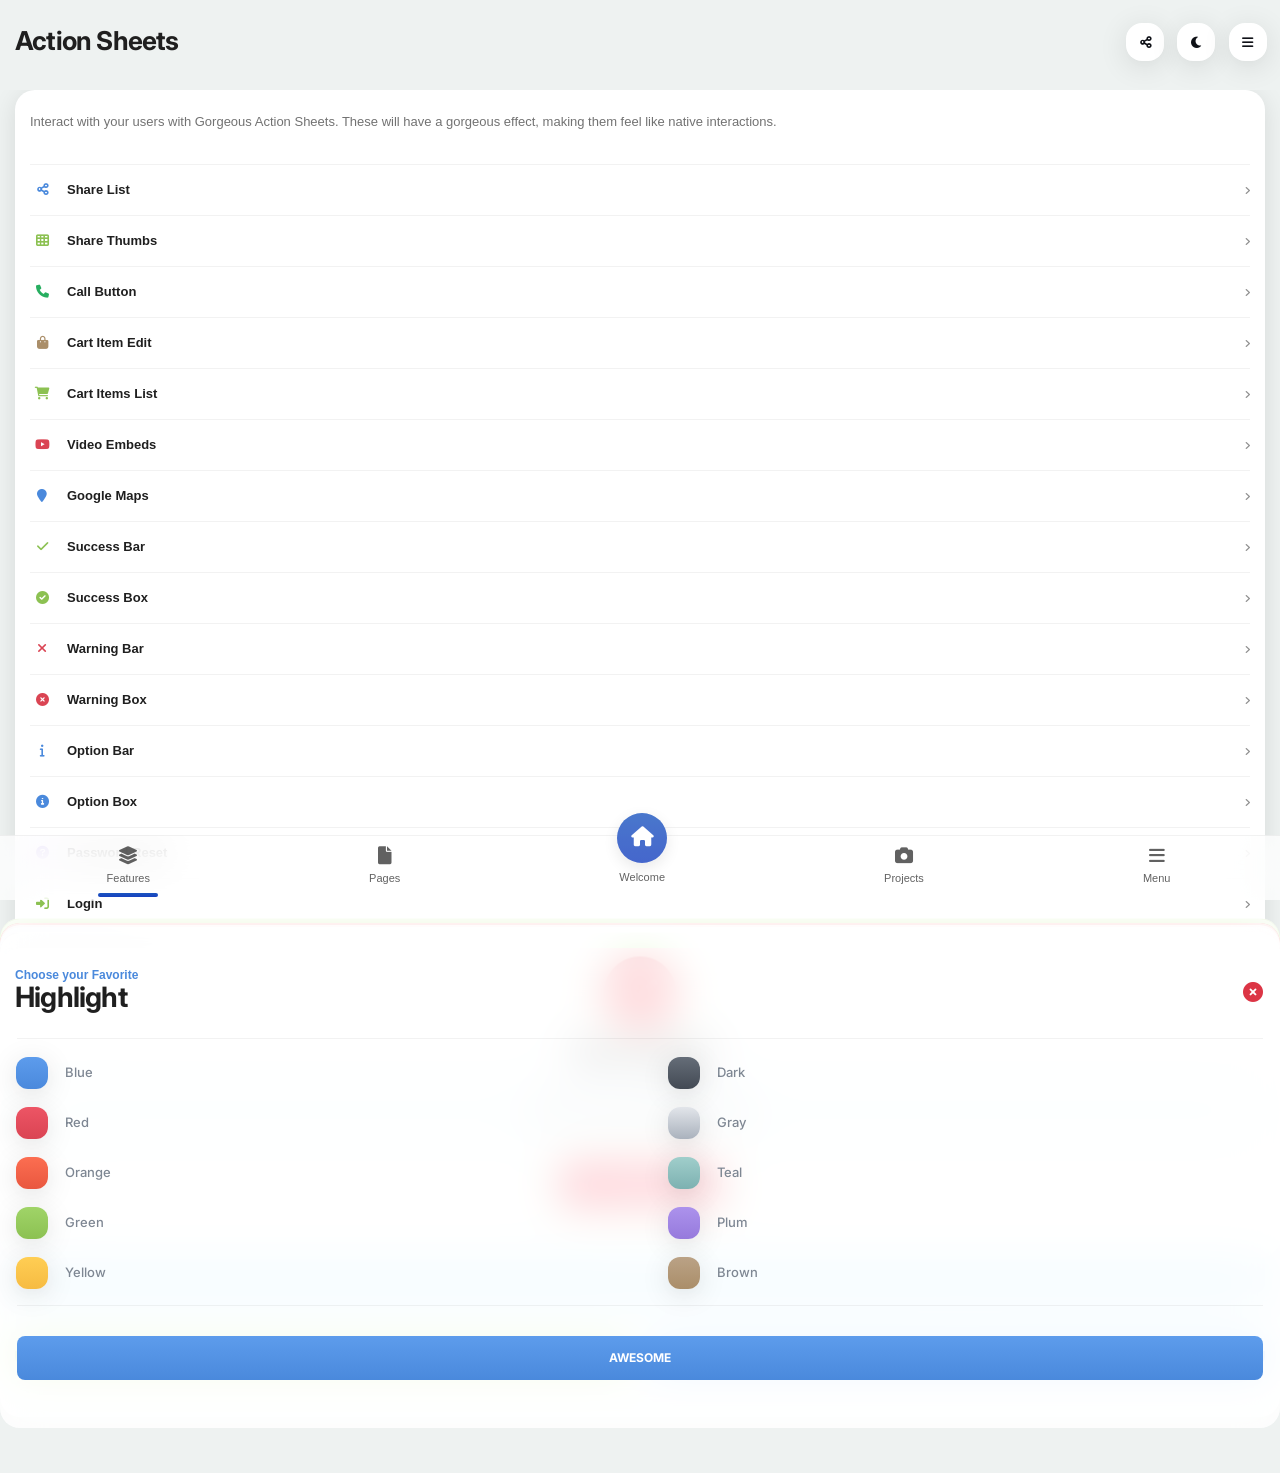
<file: appkit/code/component-action-sheets.html>
<!DOCTYPE HTML>
<html lang="en">
<head>
<meta http-equiv="Content-Type" content="text/html; charset=utf-8" />
<meta name="apple-mobile-web-app-capable" content="yes">
<meta name="apple-mobile-web-app-status-bar-style" content="black-translucent">
<meta name="viewport" content="width=device-width, initial-scale=1, minimum-scale=1, maximum-scale=1, viewport-fit=cover" />
<title>AppKit Mobile</title>
<link rel="stylesheet" type="text/css" href="styles/bootstrap.css">
<link rel="stylesheet" type="text/css" href="styles/style.css">
<link href="https://fonts.googleapis.com/css2?family=Inter:wght@100;200;300;400;500;600;700;800;900&display=swap" rel="stylesheet">
<link rel="stylesheet" type="text/css" href="fonts/css/fontawesome-all.min.css">    
<link rel="manifest" href="_manifest.json" data-pwa-version="set_in_manifest_and_pwa_js">
<link rel="apple-touch-icon" sizes="180x180" href="app/icons/icon-192x192.png">
</head>
    
<body class="theme-light">
    
<div id="preloader"><div class="spinner-border color-highlight" role="status"></div></div>
    
<div id="page">
    
    <div class="header header-fixed header-logo-center header-auto-show">
        <a href="index.html" class="header-title">Action Sheets</a>
        <a href="#" data-back-button class="header-icon header-icon-1"><i class="fas fa-chevron-left"></i></a>
        <a href="#" data-menu="menu-main" class="header-icon header-icon-4"><i class="fas fa-bars"></i></a>
        <a href="#" data-toggle-theme class="header-icon header-icon-3 show-on-theme-dark"><i class="fas fa-sun"></i></a>
        <a href="#" data-toggle-theme class="header-icon header-icon-3 show-on-theme-light"><i class="fas fa-moon"></i></a>
    </div>

    <div id="footer-bar" class="footer-bar-6">
        <a href="index-components.html" class="active-nav"><i class="fa fa-layer-group"></i><span>Features</span></a>
        <a href="index-pages.html"><i class="fa fa-file"></i><span>Pages</span></a>
        <a href="index.html" class="circle-nav"><i class="fa fa-home"></i><span>Welcome</span></a>
        <a href="index-projects.html"><i class="fa fa-camera"></i><span>Projects</span></a>
        <a href="#" data-menu="menu-main"><i class="fa fa-bars"></i><span>Menu</span></a>
    </div>
    
    <div class="page-title page-title-fixed">
        <h1 class="font-26">Action Sheets</h1>
        <a href="#" class="page-title-icon shadow-xl bg-theme color-theme" data-menu="menu-share"><i class="fa fa-share-alt"></i></a>
        <a href="#" class="page-title-icon shadow-xl bg-theme color-theme show-on-theme-light" data-toggle-theme><i class="fa fa-moon"></i></a>
        <a href="#" class="page-title-icon shadow-xl bg-theme color-theme show-on-theme-dark" data-toggle-theme><i class="fa fa-lightbulb color-yellow-dark"></i></a>
        <a href="#" class="page-title-icon shadow-xl bg-theme color-theme" data-menu="menu-main"><i class="fa fa-bars"></i></a>
    </div>
    <div class="page-title-clear"></div>
        
    <div class="page-content">
        
          
        <div class="card card-style">
            <div class="content mb-0">
                <p>
                    Interact with your users with Gorgeous Action Sheets. These will have a gorgeous effect, making them feel like native interactions.
                </p>
                
                <div class="divider mb-0"></div>
                <div class="list-group list-custom-small list-icon-0">
                    <a href="#" data-menu="menu-share">
                        <i class="fa fa-share-alt color-blue-dark"></i>
                        <span>Share List</span>
                        <i class="fa fa-angle-right"></i>
                    </a>
                    <a href="#" data-menu="menu-share-thumbs">
                        <i class="fa fa-th color-green-dark"></i>
                        <span>Share Thumbs</span>
                        <i class="fa fa-angle-right"></i>
                    </a>
                    <a href="#" data-menu="menu-call">
                        <i class="fa fa-phone color-phone"></i>
                        <span>Call Button</span>
                        <i class="fa fa-angle-right"></i>
                    </a>
                    <a href="#" data-menu="menu-cart-item">
                        <i class="fa fa-shopping-bag color-brown-dark"></i>
                        <span>Cart Item Edit</span>
                        <i class="fa fa-angle-right"></i>
                    </a>
                    <a href="#" data-menu="menu-cart">
                        <i class="fa fa-shopping-cart color-green-dark"></i>
                        <span>Cart Items List</span>
                        <i class="fa fa-angle-right"></i>
                    </a>
                    <a href="#" data-menu="menu-video">
                        <i class="fab fa-youtube color-red-dark"></i>
                        <span>Video Embeds</span>
                        <i class="fa fa-angle-right"></i>
                    </a>
                    <a href="#" data-menu="menu-maps">
                        <i class="fa fa-map-marker color-blue-dark"></i>
                        <span>Google Maps</span>
                        <i class="fa fa-angle-right"></i>
                    </a>
                    <a href="#" data-menu="menu-success-1">
                        <i class="fa fa-check color-green-dark"></i>
                        <span>Success Bar</span>
                        <i class="fa fa-angle-right"></i>
                    </a>
                    <a href="#" data-menu="menu-success-2">
                        <i class="fa fa-check-circle color-green-dark"></i>
                        <span>Success Box</span>
                        <i class="fa fa-angle-right"></i>
                    </a>
                    <a href="#" data-menu="menu-warning-1">
                        <i class="fa fa-times color-red-dark"></i>
                        <span>Warning Bar</span>
                        <i class="fa fa-angle-right"></i>
                    </a>
                    <a href="#" data-menu="menu-warning-2">
                        <i class="fa fa-times-circle color-red-dark"></i>
                        <span>Warning Box</span>
                        <i class="fa fa-angle-right"></i>
                    </a>
                    <a href="#" data-menu="menu-option-1">
                        <i class="fa fa-info color-blue-dark"></i>
                        <span>Option Bar</span>
                        <i class="fa fa-angle-right"></i>
                    </a>
                    <a href="#" data-menu="menu-option-2">
                        <i class="fa fa-info-circle color-blue-dark"></i>
                        <span>Option Box</span>
                        <i class="fa fa-angle-right"></i>
                    </a>
                    <a href="#" data-menu="menu-forgot">
                        <i class="fa fa-question-circle color-magenta-dark"></i>
                        <span>Password Reset</span>
                        <i class="fa fa-angle-right"></i>
                    </a>
                    <a href="#" data-menu="menu-signin">
                        <i class="fa fa-sign-in-alt color-green-dark"></i>
                        <span>Login</span>
                        <i class="fa fa-angle-right"></i>
                    </a>
                    <a href="#" data-menu="menu-signup">
                        <i class="fa fa-sign-out-alt color-green-dark"></i>
                        <span>Register</span>
                        <i class="fa fa-angle-right"></i>
                    </a>
                    <a href="#" data-menu="menu-language">
                        <i class="fa fa-globe color-blue-dark"></i>
                        <span>Language</span>
                        <i class="fa fa-angle-right"></i>
                    </a>
                    <a href="#" data-menu="menu-age" class="border-0">
                        <i class="fa fa-user color-red-dark"></i>
                        <span>Age Check</span>
                        <i class="fa fa-angle-right"></i>
                    </a>
                </div>      
            </div>  
        </div>   

                  
        <div data-menu-load="menu-footer.html"></div>
    </div>
    <!-- Page content ends here-->


    <!-- Share Menu-->
    <div id="menu-share" 
         class="menu menu-box-bottom rounded-m" 
         data-menu-height="425" data-menu-effect="menu-over">
        <div class="menu-title">
            <p class="color-highlight">Tap a link to</p>
            <h1>Share</h1>
            <a href="#" class="close-menu"><i class="fa fa-times-circle"></i></a>
        </div>
        <div class="divider divider-margins mt-3 mb-0"></div>
        <div class="content mt-0">
            <div class="list-group list-custom-small pe-2">
                <a href="auto_generated" class="external-link shareToFacebook">
                    <i class="fab fa-facebook-f font-12 bg-facebook color-white shadow-l rounded-l"></i>
                    <span>Facebook</span>
                    <i class="fa fa-angle-right me-2"></i>
                </a>
                <a href="auto_generated" class="external-link shareToTwitter">
                    <i class="fab fa-twitter font-12 bg-twitter color-white shadow-l rounded-l"></i>
                    <span>Twitter</span>
                    <i class="fa fa-angle-right me-2"></i>
                </a>
                <a href="auto_generated" class="external-link shareToLinkedIn">
                    <i class="fab fa-linkedin-in font-12 bg-linkedin color-white shadow-l rounded-l"></i>
                    <span>LinkedIn</span>
                    <i class="fa fa-angle-right me-2"></i>
                </a>
                <a href="auto_generated" class="external-link shareToWhatsApp">
                    <i class="fab fa-whatsapp font-12 bg-whatsapp color-white shadow-l rounded-l"></i>
                    <span>WhatsApp</span>
                    <i class="fa fa-angle-right me-2"></i>
                </a>
                <a href="auto_generated" class="external-link shareToMail">
                    <i class="fa fa-envelope font-12 bg-mail color-white shadow-l rounded-l"></i>
                    <span>Email</span>
                    <i class="fa fa-angle-right me-2"></i>
                </a>
                <a href="#" class="close-menu border-0">
                    <i class="fa fa-times font-12 bg-red-dark color-white shadow-l rounded-l"></i>
                    <span>Close</span>
                    <i class="fa fa-angle-right me-2"></i>
                </a>
            </div>
        </div>
    </div>      
    
    <!---------------------------------------------------------------------------------------------->
    <!---------------------------------------------------------------------------------------------->
    <!-- Place all Action Elements and Menus Outside of the page-content class. Starting from here-->
    <!---------------------------------------------------------------------------------------------->
    <!---------------------------------------------------------------------------------------------->

    <!--------------------->
    <!--------------------->
    <!--Menu Share Thumbs-->
    <!--------------------->
    <!--------------------->
    <div id="menu-share-thumbs" 
         class="menu menu-box-bottom rounded-m" 
         data-menu-height="230" 
         data-menu-effect="menu-over">
        <div class="menu-title">
            <p class="color-highlight">Tap a link to</p>
            <h1>Share</h1>
            <a href="#" class="close-menu"><i class="fa fa-times-circle"></i></a>
        </div>
        <div class="divider divider-margins"></div>
        
        <div class="d-flex">
            <div class="ms-auto me-auto">
                <a href="auto_generated" class="shareToFacebook external-link icon icon-l bg-facebook rounded-s shadow-xl"><i class="fab fa-facebook-f font-22"></i><br></a>
                <p class="font-11 text-center opacity-70">Facebook</p>
            </div>
            <div class="me-auto">
                <a href="auto_generated" class="shareToTwitter external-link icon icon-l bg-twitter rounded-s shadow-xl"><i class="fab fa-twitter font-22"></i><br></a>
                <p class="font-11 text-center opacity-70">Twitter</p>
            </div>
            <div class="me-auto">
                <a href="#" class="icon icon-l bg-linkedin rounded-s shadow-xl"><i class="fab fa-linkedin-in font-22"></i><br></a>
                <p class="font-11 text-center opacity-70">LinkedIn</p>
            </div>
            <div class="ms-auto me-auto">
                <a href="auto_generated" class="shareToLinkedIn external-link icon icon-l bg-linkedin rounded-s shadow-xl"><i class="fab fa-linkedin-in font-22"></i><br></a>
                <p class="font-11 text-center opacity-70">LinkedIn</p>
            </div>
            <div class="me-auto">
                <a href="auto_generated" class="shareToMail external-link icon icon-l bg-mail rounded-s shadow-xl"><i class="fa fa-envelope font-22"></i><br></a>
                <p class="font-11 text-center opacity-70">Email</p>
            </div>
            <div class="me-auto">
                <a href="auto_generated" class="shareToWhatsApp external-link icon icon-l bg-whatsapp rounded-s shadow-xl"><i class="fab fa-whatsapp font-22"></i><br></a>
                <p class="font-11 text-center opacity-70">WhatsApp</p>
            </div>
        </div>
    </div>
    
    <!------------->
    <!------------->
    <!--Menu Call-->
    <!------------->
    <!------------->    
    <div id="menu-call" class="menu menu-box-bottom rounded-m" 
         data-menu-height="350" 
         data-menu-effect="menu-over">
        <div class="menu-title">
            <p class="color-highlight">Just tap to</p>
            <h1>Call Now</h1>
            <a href="#" class="close-menu"><i class="fa fa-times-circle"></i></a>
        </div>
        <div class="content">
            <a href="tel:+1 234 567 890" class="btn btn-l font-14 shadow-l btn-full rounded-s font-600 bg-green-dark text-start mb-2"><span class="ms-n2">Headquarters:</span><span class="float-end me-n1">+1 234 567 890</span></a>
            <a href="tel:+2 234 567 890" class="btn btn-l font-14 shadow-l btn-full rounded-s font-600 bg-blue-dark text-start mb-2"><span class="ms-n2">Suppport Center:</span><span class="float-end me-n1">+2 234 567 890</span></a>
            <a href="tel:+3 234 567 890" class="btn btn-l font-14 shadow-l btn-full rounded-s font-600 bg-red-dark text-start"><span class="ms-n2">Emergency 24/7:</span><span class="float-end me-n1">+3 234 567 890</span></a>
            <p class="color-theme text-center font-10 opacity-30 pt-2 mt-2 mb-0 pb-0">Emergency Number Available 24/7 - Regular Numbers Mon-Fri 09:00 - 05:00 </p>
        </div>
    </div>    
    
    <!------------------>
    <!------------------>
    <!--Menu Cart Item-->
    <!------------------>
    <!------------------>
    
    <div id="menu-cart-item" 
         class="menu menu-box-bottom rounded-m bg-theme" 
         data-menu-height="420">
        <div class="menu-title">
            <p class="color-highlight">Customize your </p>
            <h1 class="font-800">Cart Item</h1>
            <a href="#" class="close-menu"><i class="fa fa-times-circle"></i></a>
        </div>
        
        <div class="content">
            <div class="divider mt-n2"></div>
            
            <div class="d-flex mb-4">
                <div>
                    <img src="images/pictures/17s.jpg" class="rounded-sm" width="80">
                </div>
                <div class="w-100 ms-3 pt-1">
                    <h6 class="font-500 font-14 pb-2">Awesome headset with pinkish color and iPhone adapter  </h6>
                    <h4>$49.99</h4>
                </div>
            </div>
            
            <div class="divider"></div>
            
            <div class="row mb-0">
                <div class="col-4">
                    <div class="input-style input-style-always-active has-borders mb-4">
                        <input type="text" class="form-control" id="form1" placeholder="1">
                        <label for="form1" class="color-highlight">Quantity</label>
                    </div>
                </div>
                <div class="col-4">
                    <div class="input-style input-style-always-active has-borders no-icon mb-4">
                        <label for="form5" class="color-highlight">Storage</label>
                        <select id="form5">
                            <option value="default">Storage</option>
                            <option value="z" selected>64 GB</option>
                            <option value="a">128 GB</option>
                            <option value="b">256 GB</option>
                            <option value="c">512 GB</option>
                        </select>
                        <span><i class="fa fa-chevron-down"></i></span>
                    </div>
                </div>
                <div class="col-4">
                    <div class="input-style input-style-always-active has-borders no-icon mb-4">
                        <label for="form51" class="color-highlight">Size</label>
                        <select id="form51">
                            <option value="default">Size</option>
                            <option value="z" selected>Small</option>
                            <option value="a">Medium</option>
                            <option value="b">Large</option>
                        </select>
                        <span><i class="fa fa-chevron-down"></i></span>
                    </div>
                </div>
            </div>
            <a href="#" class="close-menu btn btn-full gradient-blue font-13 btn-m font-600 mt-3 rounded-s">Apply Changes</a>
        </div>
    </div>

    <!-------------->
    <!-------------->
    <!--Menu Cart -->
    <!-------------->
    <!-------------->
    
    <div id="menu-cart" 
         class="menu menu-box-bottom rounded-m bg-theme" 
         data-menu-height="470">
        <div class="menu-title">
            <p class="color-highlight">Your Current </p>
            <h1 class="font-800">Cart Items</h1>
            <a href="#" class="close-menu"><i class="fa fa-times-circle"></i></a>
        </div>
        
        <div class="content">
            <div class="d-flex mb-3">
                <div>
                    <img src="images/pictures/17s.jpg" class="rounded-sm" width="70">
                </div>
                <div class="w-100 ms-3 pt-1">
                    <h6 class="font-500 font-14">Beats by Dre Studio  with carying pouch</h6>
                    <h4 class="font-700 color-highlight">$98.<sup>50</sup></h4>
                </div>
                <div class="align-self-center me-n2">
                    <a href="#" data-menu="menu-cart-item"><i class="fa fa-info-circle font-20 icon-20 ms-2 me-2"></i></a>
                </div>
            </div>

            <div class="d-flex mb-3">
                <div>
                    <img src="images/pictures/18s.jpg" class="rounded-sm" width="70">
                </div>
                <div class="w-100 ms-3 pt-1">
                    <h6 class="font-500 font-14">Apple Airpods 2nd Generation wireless charging.</h6>
                    <h4 class="font-700 color-highlight">$199.<sup>50</sup></h4>
                </div>
                <div class="align-self-center me-n2">
                    <a href="#" data-menu="menu-cart-item"><i class="fa fa-info-circle font-20 icon-20 ms-2 me-2"></i></a>
                </div>
            </div>

            <div class="divider mb-2 mt-3"></div>

            <div class="d-flex">
                <div class="pe-4 w-60">
                    <p class="font-600 color-highlight mb-0 font-13">Your Total</p>
                    <h1>$2798<sup>.00</sup></h1>
                </div>
                <div class="w-100 pt-1">
                    <h6 class="font-14 font-700">Shipping<span class="float-end color-green-dark">+$50</span></h6>
                    <div class="divider mb-2 mt-1"></div>
                    <h6 class="font-14 font-700">Taxes<span class="float-end color-red-dark">+$0.15</span></h6>
                </div>
            </div>

            <div class="divider mt-2 mb-2"></div>

            <div class="row">
                <div class="col-6">
                    <a href="#" class="close-menu btn btn-full gradient-green font-12 btn-m font-600 mt-3 rounded-s">Go To Checkout</a>
                </div>
                <div class="col-6">
                    <a href="#" class="close-menu btn btn-full gradient-blue font-12 btn-m font-600 mt-3 rounded-s">Keep Shopping</a>
                </div>
            </div>

        </div>
    </div>

    
    <!-------------->
    <!-------------->
    <!--Menu Video-->
    <!-------------->
    <!-------------->
    <div id="menu-video" class="menu menu-box-bottom rounded-m" 
         data-menu-height="410" 
         data-menu-effect="menu-over">
        <div class='responsive-iframe max-iframe'><iframe src='https://www.youtube.com/embed/c9MnSeYYtYY' frameborder='0' allowfullscreen></iframe></div>
        <div class="menu-title">
            <p class="color-highlight">Just tap and</p>
            <h1>Watch Now</h1>
            <a href="#" class="close-menu"><i class="fa fa-times-circle"></i></a>
        </div>
        <div class="content mt-n2">
            <p>
                It's super easy to embed videos. Just copy the embed!
            </p>
            <a href="#" class="close-menu btn btn-full btn-m shadow-l rounded-s text-uppercase font-600 bg-green-dark mt-n2">Awesome</a>
        </div>
    </div>        
    
    <!------------->
    <!------------->
    <!--Menu Maps-->
    <!------------->
    <!------------->
    <div id="menu-maps" class="menu menu-box-bottom rounded-m" 
         data-menu-height="410" 
         data-menu-effect="menu-over">
        <div class='responsive-iframe max-iframe'><iframe src='https://www.google.com/maps/embed/v1/view?key=AIzaSyAM3nxDVrkjyKwdIZp8QOplmBKLRVI5S_Y&center=-33.8569,151.2152&zoom=16&maptype=satellite' frameborder='0' allowfullscreen></iframe></div>
        <div class="menu-title">
            <p class="color-highlight">We have coffee and</p>
            <h1>We're Here</h1>
            <a href="#" class="close-menu"><i class="fa fa-times-circle"></i></a>
        </div>
        <div class="content mt-n2">
            <p>
                Come over for a coffee, we have milk and cookies too! 
            </p>
            <a href="#" class="close-menu btn btn-full btn-m shadow-l rounded-s text-uppercase font-600 bg-blue-dark mt-n2">Awesome</a>
        </div>
    </div>   
    
    <!---------------->
    <!---------------->
    <!--Menu Success-->
    <!---------------->
    <!---------------->
    <div id="menu-success-1" class="menu menu-box-bottom rounded-m" 
         data-menu-height="185" 
         data-menu-effect="menu-over">
        <div class="menu-title">
            <i class="fa fa-check-circle scale-box float-start me-3 ms-3 fa-4x color-green-dark"></i>
            <p class="color-highlight">The task has been a</p>
            <h1>Success</h1>
            <a href="#" class="close-menu"><i class="fa fa-times-circle"></i></a>
        </div>
        <div class="content mt-0 mb-0">
            <p class="pe-3">
                Thank you for successfully completing this action. This message can now be dismissed manually or programatically.
            </p>
        </div>
    </div>       
    
    <div id="menu-success-2" class="menu menu-box-bottom bg-green-dark rounded-m" 
         data-menu-height="335" 
         data-menu-effect="menu-over">
        <h1 class="text-center mt-4"><i class="fa fa-3x fa-check-circle scale-box color-white shadow-xl rounded-circle"></i></h1>
        <h1 class="text-center mt-3 font-700 color-white">All's Good</h1>
        <p class="boxed-text-l color-white opacity-70">
             You can continue with your previous actions.<br> Easy to attach these to success calls.
        </p>
        <a href="#" class="close-menu btn btn-m btn-center-m button-s shadow-l rounded-s text-uppercase font-600 bg-white color-black">Great, Thanks!</a>
    </div>       
    
    <!---------------->
    <!---------------->
    <!--Menu Warning-->
    <!---------------->
    <!---------------->
    <div id="menu-warning-1" class="menu menu-box-bottom rounded-m" 
         data-menu-height="185"
         data-menu-effect="menu-over">
        <div class="menu-title">
            <i class="fa fa-times-circle float-start me-3 scale-box ms-3 fa-4x color-red-dark"></i>
            <p class="color-highlight">The task has</p>
            <h1>Failed</h1>
            <a href="#" class="close-menu"><i class="fa fa-times-circle"></i></a>
        </div>
        <div class="content mt-0 mb-0">
            <p class="pe-3">
                This task has failed. This message can now be dismissed manually or programatically.
            </p>
        </div>
    </div>   
    
    <div id="menu-warning-2" class="menu menu-box-bottom bg-red-dark rounded-m"
         data-menu-height="335" 
         data-menu-effect="menu-over">
        <h1 class="text-center mt-4"><i class="fa fa-3x fa-times-circle scale-box color-white shadow-xl rounded-circle"></i></h1>
        <h1 class="text-center mt-3 text-uppercase color-white font-700">Wooops!</h1>
        <p class="boxed-text-l color-white opacity-70">
             You can continue with your previous actions.<br> Easy to attach these to success calls.
        </p>
        <a href="#" class="close-menu btn btn-m btn-center-l button-s shadow-l rounded-s text-uppercase font-600 bg-white color-black">Hmmm, Check again?</a>
    </div> 
    
    <!--------------->
    <!--------------->
    <!--Menu Option-->
    <!--------------->
    <!--------------->
    <div id="menu-option-1" class="menu menu-box-bottom rounded-m"
         data-menu-height="230" 
         data-menu-effect="menu-over">
        <div class="menu-title">
            <i class="fa fa-question-circle scale-box float-start me-3 ms-3 fa-3x mt-1 color-blue-dark"></i>
            <p class="color-highlight">We need to know,</p>
            <h1 class="font-20">Are you Sure?</h1>
            <a href="#" class="close-menu"><i class="fa fa-times-circle"></i></a>
        </div>
        <div class="content mt-0">
            <p class="pe-3">
                Please confirm before proceeding to the next step.
            </p>
            <div class="row mb-0">
                <div class="col-6">
                    <a href="#" class="btn close-menu btn-full btn-m bg-red-dark font-600 rounded-s">No, cancel</a>
                </div>
                <div class="col-6">
                    <a href="#" class="btn close-menu btn-full btn-m bg-green-dark font-600 rounded-s">Yes, proceed!</a>
                </div>
            </div>
        </div>
    </div>  
    
    <div id="menu-option-2" class="menu menu-box-bottom rounded-m"
         data-menu-height="320" 
         data-menu-effect="menu-over">
        <h1 class="text-center mt-4"><i class="fa fa-3x fa-info-circle scale-box color-blue-dark shadow-xl rounded-circle"></i></h1>
        <h3 class="text-center mt-3 font-700">Are you sure?</h3>
        <p class="boxed-text-xl opacity-70">
             You can continue with your previous actions.<br> Easy to attach these to success calls.
        </p>
        <div class="row mb-0 me-3 ms-3">
            <div class="col-6">
                <a href="#" class="btn close-menu btn-full btn-m color-red-dark border-red-dark font-600 rounded-s">No, cancel</a>
            </div>
            <div class="col-6">
                <a href="#" class="btn close-menu btn-full btn-m color-green-dark border-green-dark font-600 rounded-s">Yes, continue!</a>
            </div>
        </div>
    </div>  
    
    <!--------------->
    <!--------------->
    <!--Menu Forgot-->
    <!--------------->
    <!--------------->
    <div id="menu-forgot" class="menu menu-box-bottom rounded-m" 
         data-menu-height="250" 
         data-menu-effect="menu-over">
        <div class="menu-title">
            <p class="color-highlight">Let's get you into your account,</p>
            <h1 class="font-24">Recover Password</h1>
            <a href="#" class="close-menu"><i class="fa fa-times-circle"></i></a>
        </div>

        <div class="content mt-0 mb-0">
            <div class="input-style no-borders has-icon validate-field mb-4">
                <i class="fa fa-user"></i>
                <input type="name" class="form-control validate-name" id="form1ab" placeholder="Email">
                <label for="form1ab" class="color-highlight font-11 font-500">Email</label>
                <i class="fa fa-times disabled invalid color-red-dark"></i>
                <i class="fa fa-check disabled valid color-green-dark"></i>
                <em>(required)</em>
            </div>
            <a href="#" class="btn btn-full btn-m shadow-l rounded-s bg-highlight font-600 top-20">SEND RECOVERY EMAIL</a>
        </div>
    </div>     
        
    <!---------------->
    <!---------------->
    <!--Menu Sign In-->
    <!---------------->
    <!---------------->
    <div id="menu-signin" class="menu menu-box-bottom rounded-m" 
         data-menu-height="330" 
         data-menu-effect="menu-over">
        <div class="menu-title">
            <h1 class="font-24">Sign In</h1>
            <a href="#" class="close-menu"><i class="fa fa-times-circle"></i></a>
        </div>

        <div class="content mb-0 mt-0">
            <div class="input-style no-borders has-icon validate-field mb-4">
                <i class="fa fa-at"></i>
                <input type="email" class="form-control validate-email" id="form1ac" placeholder="Email">
                <label for="form1ac" class="color-highlight font-11 font-500">Email</label>
                <i class="fa fa-times disabled invalid color-red-dark"></i>
                <i class="fa fa-check disabled valid color-green-dark"></i>
                <em>(required)</em>
            </div>
            <div class="input-style no-borders has-icon validate-field mb-4">
                <i class="fa fa-lock"></i>
                <input type="password" class="form-control validate-password" id="form1ad" placeholder="Password">
                <label for="form1ad" class="color-highlight font-11 font-500">Password</label>
                <i class="fa fa-times disabled invalid color-red-dark"></i>
                <i class="fa fa-check disabled valid color-green-dark"></i>
                <em>(required)</em>
            </div>
            <div class="row">
                <div class="col-6">
                    <a href="#" data-menu="menu-forgot" class="font-10">Forgot Password?</a>
                </div>
                <div class="col-6">
                    <a data-menu="menu-signup" href="#" class="float-end font-10">Create Account</a>
                    <div class="clearfix"></div>
                </div>
            </div>
            <a href="#" class="btn btn-full btn-m shadow-l rounded-s font-600 bg-green-dark mt-4">LOGIN</a>
        </div>
    </div>     
        
    <!---------------->
    <!---------------->
    <!--Menu Sign Up-->
    <!---------------->
    <!---------------->
    <div id="menu-signup" class="menu menu-box-bottom rounded-m" 
         data-menu-height="390" 
         data-menu-effect="menu-over">
        <div class="menu-title">
            <p class="color-highlight">Join Now for Free</p>
            <h1 class="font-24">Sign Up</h1>
            <a href="#" class="close-menu"><i class="fa fa-times-circle"></i></a>
        </div>
        <div class="content mb-0 mt-0">
            <div class="input-style no-borders has-icon validate-field mb-4">
                <i class="fa fa-user"></i>
                <input type="name" class="form-control validate-name" id="form1acd" placeholder="Name">
                <label for="form1acd" class="color-highlight font-11 font-500">Name</label>
                <i class="fa fa-times disabled invalid color-red-dark"></i>
                <i class="fa fa-check disabled valid color-green-dark"></i>
                <em>(required)</em>
            </div>
            <div class="input-style no-borders has-icon validate-field mb-4">
                <i class="fa fa-at"></i>
                <input type="email" class="form-control validate-email" id="form1ace" placeholder="Email">
                <label for="form1ace" class="color-highlight font-11 font-500">Email</label>
                <i class="fa fa-times disabled invalid color-red-dark"></i>
                <i class="fa fa-check disabled valid color-green-dark"></i>
                <em>(required)</em>
            </div>
            <div class="input-style no-borders has-icon validate-field mb-4">
                <i class="fa fa-lock"></i>
                <input type="password" class="form-control validate-password" id="form1adf" placeholder="Password">
                <label for="form1adf" class="color-highlight font-11 font-500">Password</label>
                <i class="fa fa-times disabled invalid color-red-dark"></i>
                <i class="fa fa-check disabled valid color-green-dark"></i>
                <em>(required)</em>
            </div>
            <p class="text-center pb-0 mb-n1 pt-1">
                <a href="#" data-menu="menu-signin" class="text-center font-11 color-gray2-dark">Already Registered? Sign In Here.</a>
            </p>
            <a href="#" class="btn btn-full btn-m shadow-l rounded-s font-600 bg-blue-dark mt-4">Register</a>
        </div>
    </div>            
    
    <!----------------->
    <!----------------->
    <!--Menu Language-->
    <!----------------->
    <!----------------->
    <div id="menu-language" class="menu menu-box-bottom rounded-m" 
         data-menu-height="365" 
         data-menu-effect="menu-over">
        <div class="menu-title">
            <p class="color-highlight">We're multilingual</p>
            <h1 class="font-24">Choose your Language</h1>
            <a href="#" class="close-menu"><i class="fa fa-times-circle"></i></a>
        </div>
        <div class="me-4 ms-3 mt-2">
            <div class="list-group list-custom-small">
                <a href="#"><img class="me-3 mt-2" src="images/flags/United-States.png"><span>English</span><i class="fa fa-angle-right"></i></a>
                <a href="#"><img class="me-3 mt-2" src="images/flags/India.png"><span>Indian</span><i class="fa fa-angle-right"></i></a>
                <a href="#"><img class="me-3 mt-2" src="images/flags/Germany.png"><span>German</span><i class="fa fa-angle-right"></i></a>
                <a href="#"><img class="me-3 mt-2" src="images/flags/Italy.png"><span>Italian</span><i class="fa fa-angle-right"></i></a>
                <a href="#" class="border-0"><img class="me-3 mt-2" src="images/flags/Spain.png"><span>Spanish</span><i class="fa fa-angle-right"></i></a>
            </div>
            <div class="clear"></div>
        </div>
    </div>     

    
    <div id="menu-age" class="menu menu-box-bottom rounded-m"
         data-menu-height="270" 
         data-menu-effect="menu-over">
        <div class="me-3 ms-3 mt-3 pt-1">
            <h3 class="Verify font-700 mb-0">Verify your age</h3>
            <p class="font-11 mb-3">
                This menu can be automatically activated on page load. The date format must be 31/12/1986. The system will do the rest.
            </p>
            
            <div class="row mb-0">
                <div class="col-4">
                    <div class="input-style input-style-always-active no-borders no-icon validate-field mb-4">
                        <input type="number" min="1" max="31" class="form-control validate-number" id="date-birth-day" placeholder="Day" required>
                        <label for="date-birth-day" class="color-theme opacity-50 text-uppercase font-700 font-10 disabled">Last Name</label>
                        <i class="disabled invalid color-red-dark"></i>
                        <i class="disabled valid color-green-dark"></i>
                        <em>*</em>
                    </div>
                </div>
                <div class="col-4">
                    <div class="input-style input-style-always-active no-borders no-icon validate-field mb-4">
                        <input type="number" min="1" max="12" class="form-control validate-number" id="date-birth-month" placeholder="Month" required>
                        <label for="date-birth-month" class="color-theme opacity-50 text-uppercase font-700 font-10 disabled">Last Name</label>
                        <i class="disabled invalid color-red-dark"></i>
                        <i class="disabled valid color-green-dark"></i>
                        <em>*</em>
                    </div>
                </div>
                <div class="col-4">
                    <div class="input-style input-style-always-active no-borders no-icon validate-field mb-4">
                        <input type="number" min="2020" max="2021" class="form-control validate-number" id="date-birth-year" placeholder="Year" required>
                        <label for="date-birth-year" class="color-theme opacity-50 text-uppercase font-700 font-10 disabled">Last Name</label>
                        <i class="disabled invalid color-red-dark"></i>
                        <i class="disabled valid color-green-dark"></i>
                        <em>*</em>
                    </div>
                </div>
            </div>
            <a href="#" class="check-age btn btn-full btn-m shadow-l rounded-s bg-blue-dark mt-3 text-uppercase font-600">Check Age</a>
        </div>
    </div>     
    
    <div id="menu-age-okay" class="menu menu-box-bottom rounded-m" 
         data-menu-height="325" 
         data-menu-effect="menu-over">
        <h1 class="text-center mt-4"><i class="fa fa-3x fa-check-circle color-green-dark"></i></h1>
        <h1 class="text-center text-uppercase font-900">Age Verified</h1>
        <p class="boxed-text-l mt-2 mb-3 pb-3">
             Thank you for confirming your age.<br> You can now continue browsing our page.
        </p>
        <a href="#" class="close-menu btn btn-m btn-center-m button-s shadow-l rounded-s font-600 bg-green-light">Great</a>
    </div>       
        
    <div id="menu-age-fail" class="menu menu-box-bottom rounded-m" 
         data-menu-height="325" 
         data-menu-effect="menu-over">
        <h1 class="text-center mt-4"><i class="fa fa-3x fa-check-circle color-red-dark"></i></h1>
        <h1 class="text-center text-uppercase font-900">Too young</h1>
        <p class="boxed-text-l mt-2 mb-3 pb-3">
             Thank you for confirming your age.<br> You can now continue browsing our page.
        </p>
        <a href="#" class="close-menu btn btn-m btn-center-m button-s shadow-l rounded-s font-600 bg-red-light">Sorry</a>
    </div>       
    
    
    <!-- Main Menu--> 
    <div id="menu-main" class="menu menu-box-left rounded-0" data-menu-load="menu-main.html" data-menu-width="280" data-menu-active="nav-components"></div>
    

    <!-- Colors Menu-->
    <div id="menu-colors" class="menu menu-box-bottom rounded-m" data-menu-load="menu-colors.html" data-menu-height="480"></div> 
     
    
</div>

<script type="text/javascript" src="scripts/bootstrap.min.js"></script>
<script type="text/javascript" src="scripts/custom.js"></script>
</body>
</file>
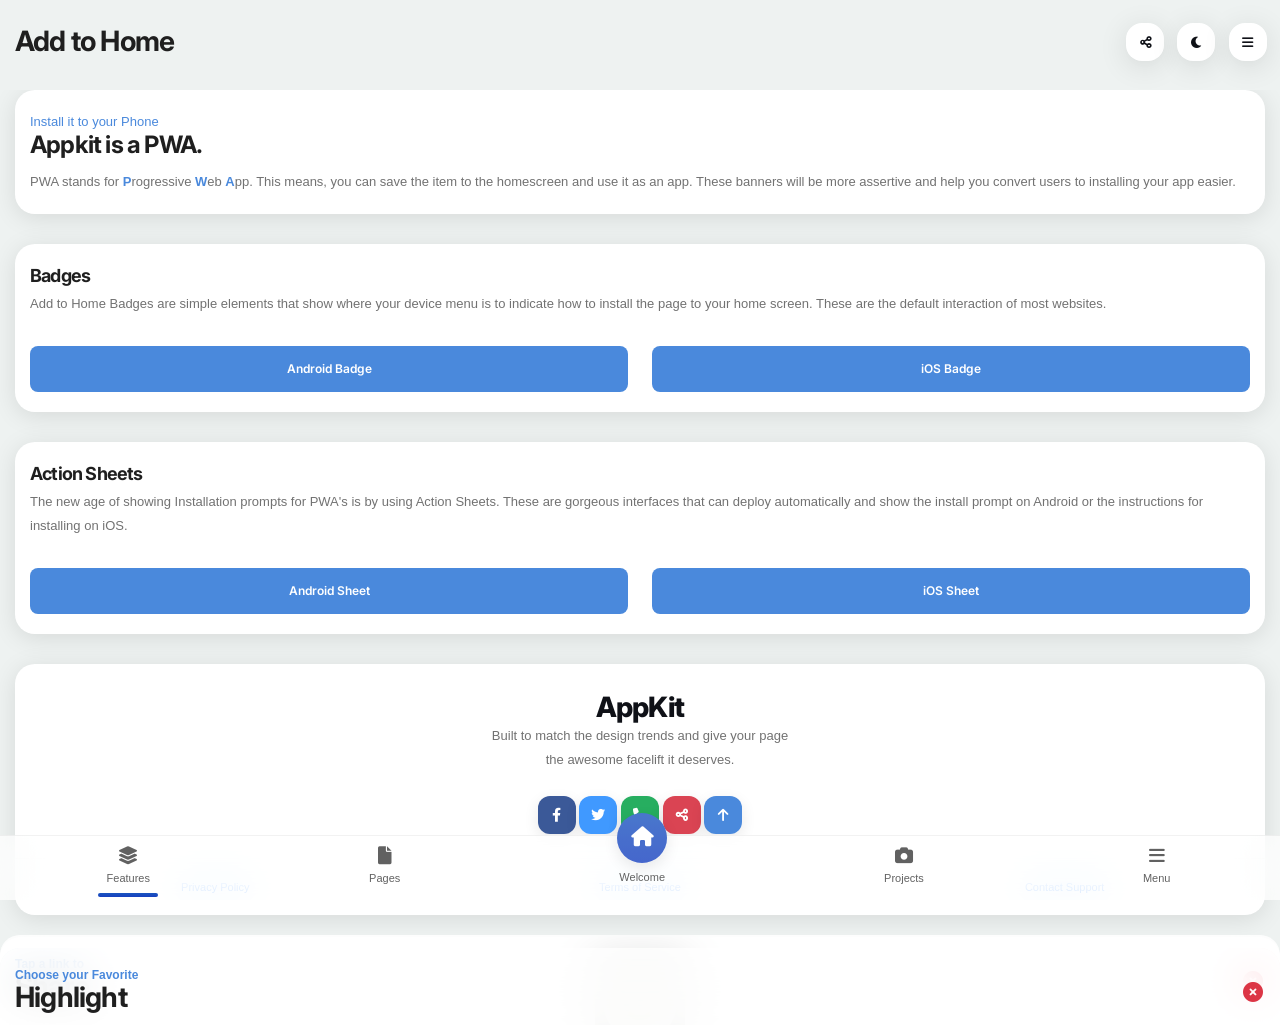
<file: appkit/code/component-add-to-home.html>
<!DOCTYPE HTML>
<html lang="en">
<head>
<meta http-equiv="Content-Type" content="text/html; charset=utf-8" />
<meta name="apple-mobile-web-app-capable" content="yes">
<meta name="apple-mobile-web-app-status-bar-style" content="black-translucent">
<meta name="viewport" content="width=device-width, initial-scale=1, minimum-scale=1, maximum-scale=1, viewport-fit=cover" />
<title>AppKit Mobile</title>
<link rel="stylesheet" type="text/css" href="styles/bootstrap.css">
<link rel="stylesheet" type="text/css" href="styles/style.css">
<link href="https://fonts.googleapis.com/css2?family=Inter:wght@100;200;300;400;500;600;700;800;900&display=swap" rel="stylesheet">
<link rel="stylesheet" type="text/css" href="fonts/css/fontawesome-all.min.css">    
<link rel="manifest" href="_manifest.json" data-pwa-version="set_in_manifest_and_pwa_js">
<link rel="apple-touch-icon" sizes="180x180" href="app/icons/icon-192x192.png">
</head>
    
<body class="theme-light">
    
<div id="preloader"><div class="spinner-border color-highlight" role="status"></div></div>
    
<div id="page">
    
    <div class="header header-fixed header-logo-center header-auto-show">
        <a href="index.html" class="header-title">Add to Home</a>
        <a href="#" data-back-button class="header-icon header-icon-1"><i class="fas fa-chevron-left"></i></a>
        <a href="#" data-menu="menu-main" class="header-icon header-icon-4"><i class="fas fa-bars"></i></a>
        <a href="#" data-toggle-theme class="header-icon header-icon-3 show-on-theme-dark"><i class="fas fa-sun"></i></a>
        <a href="#" data-toggle-theme class="header-icon header-icon-3 show-on-theme-light"><i class="fas fa-moon"></i></a>
    </div>

    <div id="footer-bar" class="footer-bar-6">
        <a href="index-components.html" class="active-nav"><i class="fa fa-layer-group"></i><span>Features</span></a>
        <a href="index-pages.html"><i class="fa fa-file"></i><span>Pages</span></a>
        <a href="index.html" class="circle-nav"><i class="fa fa-home"></i><span>Welcome</span></a>
        <a href="index-projects.html"><i class="fa fa-camera"></i><span>Projects</span></a>
        <a href="#" data-menu="menu-main"><i class="fa fa-bars"></i><span>Menu</span></a>
    </div>
    
    <div class="page-title page-title-fixed">
        <h1>Add to Home</h1>
        <a href="#" class="page-title-icon shadow-xl bg-theme color-theme" data-menu="menu-share"><i class="fa fa-share-alt"></i></a>
        <a href="#" class="page-title-icon shadow-xl bg-theme color-theme show-on-theme-light" data-toggle-theme><i class="fa fa-moon"></i></a>
        <a href="#" class="page-title-icon shadow-xl bg-theme color-theme show-on-theme-dark" data-toggle-theme><i class="fa fa-lightbulb color-yellow-dark"></i></a>
        <a href="#" class="page-title-icon shadow-xl bg-theme color-theme" data-menu="menu-main"><i class="fa fa-bars"></i></a>
    </div>
    <div class="page-title-clear"></div>
        
    <div class="page-content">
        
        <div class="card card-style">
            <div class="content">
                <p class="color-highlight font-500 mb-n1 font-13">Install it to your Phone</p>
                <h1>Appkit is a PWA.</h1>
                <p>
                    PWA stands for
                    <strong class="color-blue-dark">P</strong>rogressive
                    <strong class="color-blue-dark">W</strong>eb 
                    <strong class="color-blue-dark">A</strong>pp.
                    This means, you can save the item to the homescreen and use it as an app. These banners will be more assertive and help
                    you convert users to installing your app easier.
                </p>
            </div>
        </div>
            
        <div class="card card-style">
            <div class="content">
                <h4>Badges</h4>
                <p>
                    Add to Home Badges are simple elements that show where your device menu is to indicate how to install the page to your home screen. These are the default interaction of most websites.
                </p>
                <div class="row mb-0">
                    <div class="col-6">
                        <a href="#" class="simulate-android-badge rounded-s btn btn-m btn-full shadow-xl font-600 bg-highlight">Android Badge</a>
                    </div>
                    <div class="col-6">
                        <a href="#" class="simulate-iphone-badge rounded-s btn btn-m btn-full shadow-xl font-600 bg-highlight">iOS Badge</a>
                    </div>
                </div>
            </div>
        </div>        
        
        <div class="card card-style">
            <div class="content">
                <h4>Action Sheets</h4>
                <p>
                    The new age of showing Installation prompts for PWA's is by using Action Sheets. These are gorgeous interfaces that can deploy automatically and show the install prompt on Android or 
                    the instructions for installing on iOS.
                </p>
                <div class="row mb-0">
                    <div class="col-6">
                        <a href="#" data-menu="menu-install-pwa-android" class="rounded-s btn btn-m btn-full shadow-xl font-600 bg-highlight">Android Sheet</a>
                    </div>
                    <div class="col-6">
                        <a href="#" data-menu="menu-install-pwa-ios" class="rounded-s btn btn-m btn-full shadow-xl font-600 bg-highlight">iOS Sheet</a>
                    </div>
                </div>
            </div>
        </div>        
            

        <div data-menu-load="menu-footer.html"></div>
    </div>
    <!-- Page content ends here-->

    <!-- add to home elements -->
    <div class="add-to-home">
        <h1 class="color-white mt-0 mb-2 font-14">Add <span class="color-highlight">Appkit</span> on  Home Screen</h1>
        <p>
            Tap options and select "Add to Home Screen" It's that easy.
        </p>
        <img class="preload-img" src="images/preload-logo.png" data-src="images/preload-logo.png" alt="img">
        <i class="fa fa-caret-up"></i>
        <a href="#" class="close-add-to-home"><i class="fa fa-times-circle color-red-dark"></i></a>
    </div>

    <!-- Be sure this is on your main visiting page, for example, the index.html page-->
    <!-- Install Prompt for Android -->
    <div id="menu-install-pwa-android" class="menu menu-box-bottom rounded-m"
        data-menu-height="380" 
        data-menu-effect="menu-parallax">
        <img class="mx-auto mt-4 rounded-m" src="app/icons/icon-128x128.png" alt="img" width="90">
        <h4 class="text-center mt-4 mb-2">Appkit on your Home Screen</h4>
        <p class="text-center boxed-text-xl">
            Install Appkit on your home screen, and access it just like a regular app. It really is that simple!
        </p>
        <div class="boxed-text-l">
            <a href="#" class="pwa-install mx-auto btn btn-m font-600 bg-highlight">Add to Home Screen - Off In Demo</a>
            <a href="#" class="pwa-dismiss close-menu btn-full mt-3 pt-2 text-center text-uppercase font-600 color-red-light font-12">Maybe later</a>
        </div>
    </div>   

    <!-- Install instructions for iOS -->
    <div id="menu-install-pwa-ios" 
        class="menu menu-box-bottom rounded-m"
        data-menu-height="350" 
        data-menu-effect="menu-parallax">
        <div class="boxed-text-xl top-25">
            <img class="mx-auto mt-4 rounded-m" src="app/icons/icon-128x128.png" alt="img" width="90">
            <h4 class="text-center mt-4 mb-2">Appkit on your Home Screen</h4>
            <p class="text-center ms-3 me-3">
                Install Appkit on your home screen, and access it just like a regular app. Open your Safari menu and tap "Add to Home Screen".
            </p>
            <a href="#" class="pwa-dismiss close-menu btn-full mt-3 text-center text-uppercase font-900 color-red-light opacity-90 font-110">Maybe later</a>
        </div>
    </div>   

    
    <!-- Main Menu--> 
    <div id="menu-main" class="menu menu-box-left rounded-0" data-menu-load="menu-main.html" data-menu-width="280" data-menu-active="nav-components"></div>
    
    <!-- Share Menu-->
    <div id="menu-share" class="menu menu-box-bottom rounded-m" data-menu-load="menu-share.html" data-menu-height="370"></div>  
    
    <!-- Colors Menu-->
    <div id="menu-colors" class="menu menu-box-bottom rounded-m" data-menu-load="menu-colors.html" data-menu-height="480"></div> 
     
    
</div>

<script type="text/javascript" src="scripts/bootstrap.min.js"></script>
<script type="text/javascript" src="scripts/custom.js"></script>
</body>
</file>
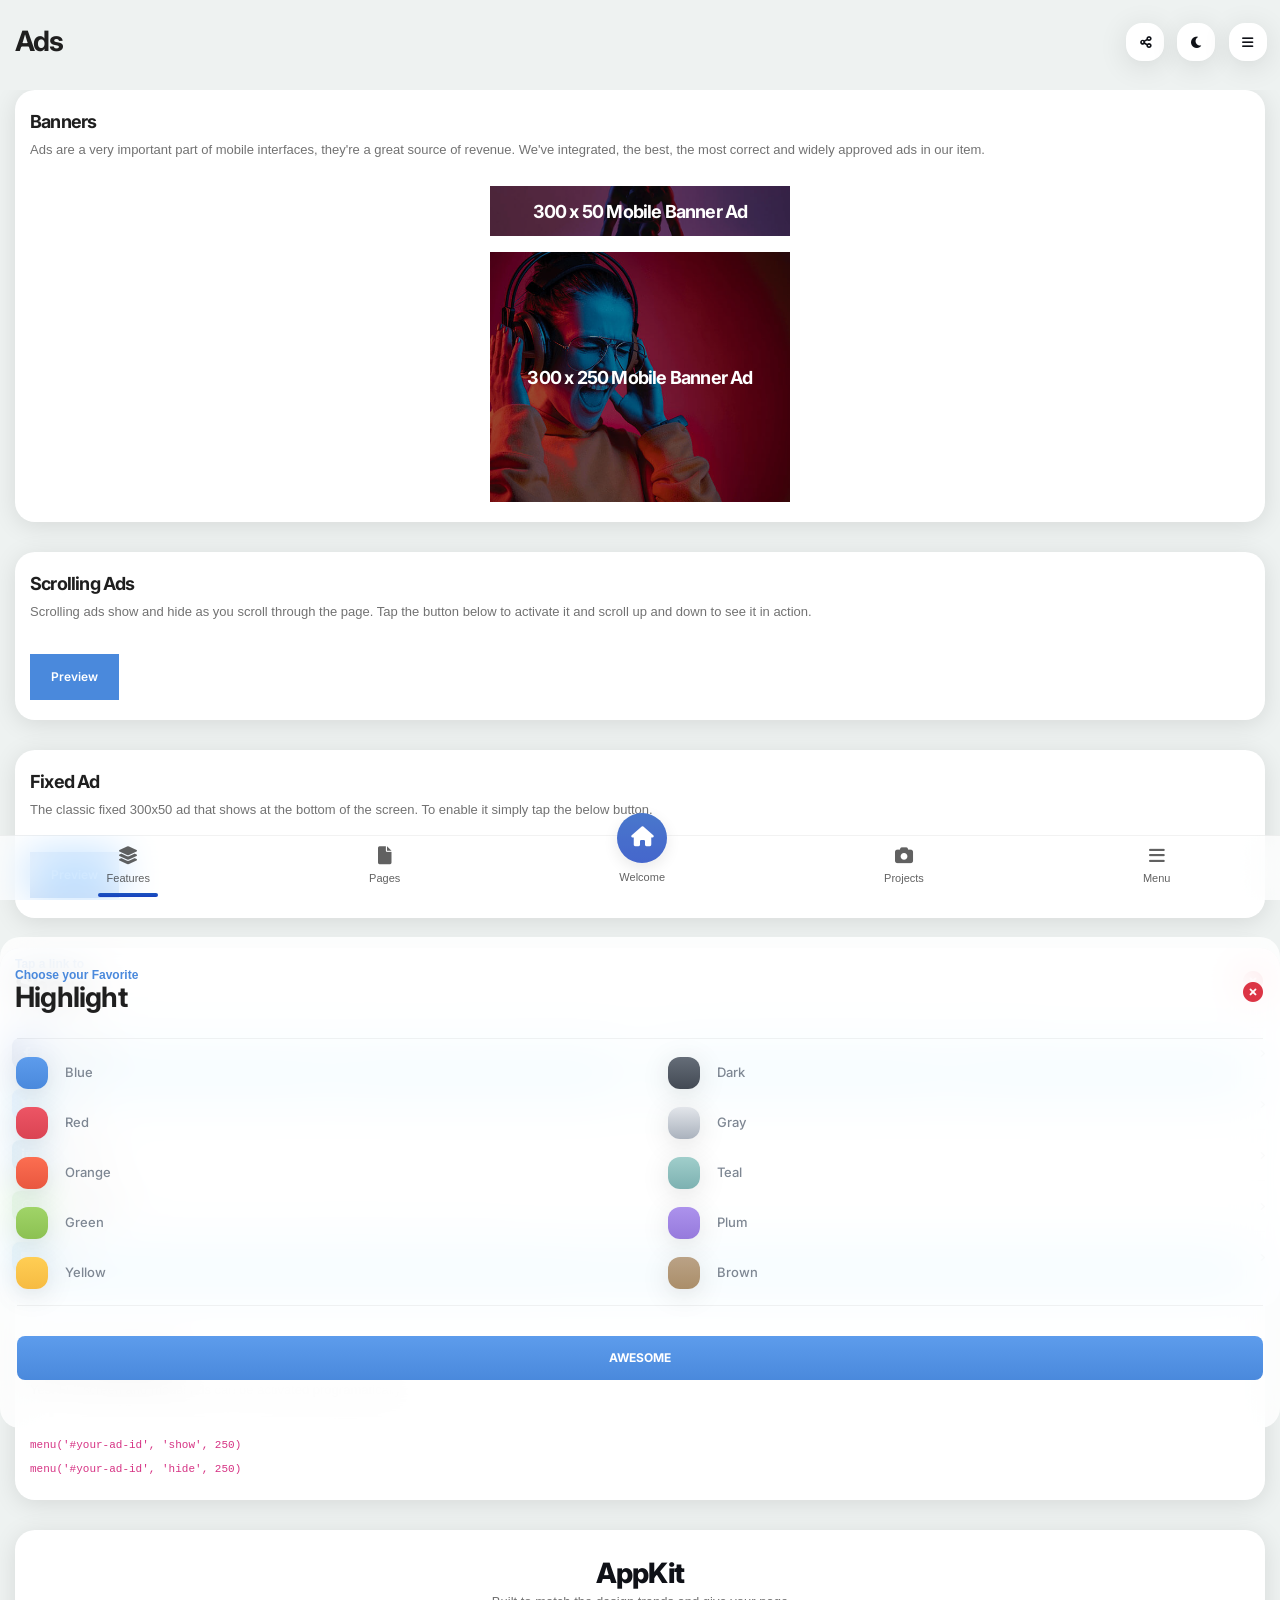
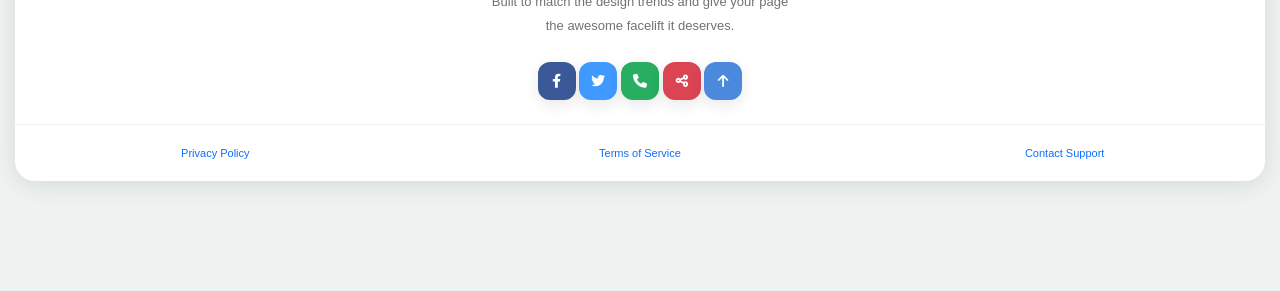
<file: appkit/code/component-advertisements.html>
<!DOCTYPE HTML>
<html lang="en">
<head>
<meta http-equiv="Content-Type" content="text/html; charset=utf-8" />
<meta name="apple-mobile-web-app-capable" content="yes">
<meta name="apple-mobile-web-app-status-bar-style" content="black-translucent">
<meta name="viewport" content="width=device-width, initial-scale=1, minimum-scale=1, maximum-scale=1, viewport-fit=cover" />
<title>AppKit Mobile</title>
<link rel="stylesheet" type="text/css" href="styles/bootstrap.css">
<link rel="stylesheet" type="text/css" href="styles/style.css">
<link href="https://fonts.googleapis.com/css2?family=Inter:wght@100;200;300;400;500;600;700;800;900&display=swap" rel="stylesheet">
<link rel="stylesheet" type="text/css" href="fonts/css/fontawesome-all.min.css">    
<link rel="manifest" href="_manifest.json" data-pwa-version="set_in_manifest_and_pwa_js">
<link rel="apple-touch-icon" sizes="180x180" href="app/icons/icon-192x192.png">
</head>
    
<body class="theme-light">
    
<div id="preloader"><div class="spinner-border color-highlight" role="status"></div></div>
    
<div id="page">
    
    <div class="header header-fixed header-logo-center header-auto-show">
        <a href="index.html" class="header-title">Ads</a>
        <a href="#" data-back-button class="header-icon header-icon-1"><i class="fas fa-chevron-left"></i></a>
        <a href="#" data-menu="menu-main" class="header-icon header-icon-4"><i class="fas fa-bars"></i></a>
        <a href="#" data-toggle-theme class="header-icon header-icon-3 show-on-theme-dark"><i class="fas fa-sun"></i></a>
        <a href="#" data-toggle-theme class="header-icon header-icon-3 show-on-theme-light"><i class="fas fa-moon"></i></a>
    </div>

    <div id="footer-bar" class="footer-bar-6">
        <a href="index-components.html" class="active-nav"><i class="fa fa-layer-group"></i><span>Features</span></a>
        <a href="index-pages.html"><i class="fa fa-file"></i><span>Pages</span></a>
        <a href="index.html" class="circle-nav"><i class="fa fa-home"></i><span>Welcome</span></a>
        <a href="index-projects.html"><i class="fa fa-camera"></i><span>Projects</span></a>
        <a href="#" data-menu="menu-main"><i class="fa fa-bars"></i><span>Menu</span></a>
    </div>

    <!-- Scroll Ad-->
    <div class="scroll-ad shadow-xl bg-dark-dark disabled">
        <img src="images/pictures/18s.jpg" class="shadow-l" alt="img">
        <h1 class="text-uppercase font-800 font-18 color-white">GET APPKIT TODAY</h1>
        <em class="font-12">Flexibile, fast and fully featured. <br>Pure mobile awesome!</em>
        <a href="#" class="bg-highlight color-white shadow-m">Purchase</a>
    </div>
    
    <!-- Fixed Ad-->
    <div class="fixed-ad ad-300x50 ad-300x50-fixed bg-red-dark mb-2 disabled">
        <div class="card bg-1" data-card-height="50" style="height: 50px;">
            <h4 class="card-center color-white text-center">300 x 50 Mobile Banner Ad</h4>
            <div class="card-overlay rounded-0 bg-black opacity-40"></div>
        </div>
    </div>

    
    <div class="page-title page-title-fixed">
        <h1>Ads</h1>
        <a href="#" class="page-title-icon shadow-xl bg-theme color-theme" data-menu="menu-share"><i class="fa fa-share-alt"></i></a>
        <a href="#" class="page-title-icon shadow-xl bg-theme color-theme show-on-theme-light" data-toggle-theme><i class="fa fa-moon"></i></a>
        <a href="#" class="page-title-icon shadow-xl bg-theme color-theme show-on-theme-dark" data-toggle-theme><i class="fa fa-lightbulb color-yellow-dark"></i></a>
        <a href="#" class="page-title-icon shadow-xl bg-theme color-theme" data-menu="menu-main"><i class="fa fa-bars"></i></a>
    </div>
    <div class="page-title-clear"></div>
        
    <div class="page-content">
                    
        <div id="adblock-message" class="p-3 me-3 ms-3 rounded-sm shadow-xl bg-blue-dark mb-4 disabled">
            <h4 class="color-white font-700 ps-0 mb-0 pt-1">Ad Blocker Detected</h4>
            <p class="color-white opacity-60 mb-0">To view Ads Components please disable Ad Blocker.</p>
        </div>    
        
        <div class="card card-style">
            <div class="content">

                <h4>Banners</h4>
                <p class="mb-4">
                    Ads are a very important part of mobile interfaces, they're a great source of revenue. We've integrated, the best, the most correct and widely approved ads in our item.
                </p>
                <div class="ad-300x50 bg-highlight mb-3">
                    <div class="card bg-1" data-card-height="50">
                        <h4 class="card-center color-white text-center">300 x 50 Mobile Banner Ad</h4>
                        <div class="card-overlay rounded-0 bg-black opacity-40"></div>
                    </div>
                </div>

                <div class="ad-300x250 bg-highlight">
                    <div class="card bg-6" data-card-height="250">
                        <h4 class="card-center color-white text-center">300 x 250 Mobile Banner Ad</h4>
                        <div class="card-overlay rounded-0 bg-black opacity-40"></div>
                    </div>
                </div>
            </div>
        </div>        
            
        
        <div class="card card-style">
            <div class="content">
                <h4>Scrolling Ads</h4>
                <p>
                    Scrolling ads show and hide as you scroll through the page. Tap the button below to activate it and scroll up and down to see it in action.
                </p>
                <a href="#" id="activate-scroll-ad" class="btn btn btn-m bg-highlight font-600">Preview</a>
            </div>
        </div>


        <div class="card card-style">
            <div class="content">
                <h4>Fixed Ad</h4>
                <p>
                    The classic fixed 300x50 ad that shows at the bottom of the screen. To enable it simply tap the below button.
                </p>
                <a href="#" id="activate-fixed-ad" class="btn btn-m bg-highlight font-600">Preview</a>
            </div>
        </div>
        
        <div class="card card-style">
            <div class="content">
                <h4>Timed Ads</h4>
                <p>
                    Timed ads are those little ads that show in gamaes where you have to wait a certain period before being
                    able to close them. Although annoying they have a high conversion rate.
                </p>
                <div class="row mb-0">
                    <div class="col-6">
                        <a href="#" data-menu="ad-timed-2" data-timed-ad="10" class="btn btn-m btn-full shadow-xl font-600 bg-highlight mb-2">Full Ad</a>
                    </div>
                    <div class="col-6">
                        <a href="#" data-menu="ad-timed-1" data-timed-ad="5"  class="btn btn-m btn-full shadow-xl font-600 bg-highlight mb-3">Modal Ad</a>
                    </div>
                </div>
    
                <div class="divider mt-4"></div>
    
                <h4>Automatic Ad</h4>
                <p>
                    You can deploy full timed ads by timer, to show automatically after a certain period.
                </p>
                <a href="#" data-menu="ad-timed-3" data-timed-ad="5" data-auto-show-ad="60" class="btn btn-m btn-full shadow-xl font-600 bg-highlight mb-2">Auto Show in 60 Seconds</a>
                
                <div class="divider mt-4"></div>
                
                <h4>Tap or Programatic</h4>
                <p>
                    Yes. Full screen and modal ads can be activated programatically.
                </p>
                <code>
                    menu('#your-ad-id', 'show', 250)<br>
                    menu('#your-ad-id', 'hide', 250)
                </code>
            </div>
        </div>
        
        <div data-menu-load="menu-footer.html"></div>
    </div>
    <!-- Page content ends here-->
    
    <div id="ad-timed-1" class="menu menu-box-modal menu-box-detached" data-menu-width="340" data-menu-height="450" data-menu-effect="menu-over">
        <div class="card bg-17 mb-0" data-card-height="450">
            <div class="card-top">
                <a href="#" class="close-menu ad-time-close color-highlight"><i class="fa fa-times disabled"></i><span></span></a>
            </div>
            <div class="card-top">
                <span class="color-white bg-black font-10 opacity-70 pb-1 pt-1 ps-2 pe-2 ms-1">Sponsored Content</span>
            </div>
            <div class="card-center ms-2 me-2">
                <h1 class="color-white text-center mb-3">Modal Ad</h1>
                <p class="color-white text-center opacity-50 mt-n1 mb-0">Timed ads show for the amount of time you want. During this time, users cannot click the close button. After the time has elapsed, the ad can be closed.</p>
                <a href="#" class="close-menu mt-5 btn btn-m btn-center-l rounded-s shadow-xl text-uppercase font-900 bg-red-dark">Demo Close Button</a>
            </div>
            <div class="card-overlay bg-black opacity-90"></div>
        </div>        
    </div>    
    <div id="ad-timed-2" class="menu menu-box-modal menu-box-detached" data-menu-width="cover" data-menu-height="cover" data-menu-effect="menu-over">
        <div class="card bg-17 mb-0" style="height:100vh">
            <div class="card-top">
                <a href="#" class="close-menu ad-time-close color-highlight"><i class="fa fa-times disabled"></i><span></span></a>
            </div>
            <div class="card-top">
                <span class="color-white bg-black font-10 opacity-70 pb-1 pt-1 ps-2 pe-2 ms-1">Sponsored Content</span>
            </div>
            <div class="card-center ms-5 me-5">
                <h1 class="color-white text-center mb-3 font-40">Full Ad</h1>
                <p class="color-white text-center opacity-50 mt-n1 mb-0">Timed ads show for the amount of time you want. During this time, users cannot click the close button. After the time has elapsed, the ad can be closed.</p>
                <a href="#" class="close-menu mt-5 btn btn-m btn-center-l rounded-s shadow-xl text-uppercase font-900 bg-red-dark">Demo Close Button</a>
            </div>
            <div class="card-overlay bg-black opacity-90"></div>
        </div>        
    </div>  
    
    <div id="ad-timed-3" class="menu menu-box-modal menu-box-detached" data-menu-width="cover" data-menu-height="cover" data-menu-effect="menu-over">
        <div class="card bg-17 mb-0" style="height:100vh">
            <div class="card-top">
                <a href="#" class="close-menu ad-time-close color-highlight"><i class="fa fa-times disabled"></i><span></span></a>
            </div>
            <div class="card-top">
                <span class="color-white bg-black font-10 opacity-70 pb-1 pt-1 ps-2 pe-2 ms-1">Sponsored Content</span>
            </div>
            <div class="card-center ms-5 me-5">
                <h1 class="color-white text-center mb-3 font-40">Automatic Show</h1>
                <p class="color-white text-center opacity-50 mt-n1 mb-0">This ad apears on it's own, and can only be closed after 5 seconds. In the demo, you can use the red close button, in real life, you can remove that button.</p>
                <a href="#" class="close-menu mt-5 btn btn-m btn-center-l rounded-s shadow-xl text-uppercase font-900 bg-red-dark">Demo Close Button</a>
            </div>
            <div class="card-overlay bg-black opacity-90"></div>
        </div>        
    </div>



    <!-- Main Menu--> 
    <div id="menu-main" class="menu menu-box-left rounded-0" data-menu-load="menu-main.html" data-menu-width="280" data-menu-active="nav-components"></div>
    
    <!-- Share Menu-->
    <div id="menu-share" class="menu menu-box-bottom rounded-m" data-menu-load="menu-share.html" data-menu-height="370"></div>  
    
    <!-- Colors Menu-->
    <div id="menu-colors" class="menu menu-box-bottom rounded-m" data-menu-load="menu-colors.html" data-menu-height="480"></div> 
     
    
</div>

<script type="text/javascript" src="scripts/bootstrap.min.js"></script>
<script type="text/javascript" src="scripts/custom.js"></script>
</body>
</file>
<file: appkit/code/styles/style.css>
@charset "UTF-8";
/*Typography Settings*/
body {
  font-size: 13px;
  font-family: "Roboto", sans-serif !important;
  line-height: 24px !important;
  color: #727272 !important;
  background-color: #eef2f1;
}

h1, h2, h3, h4, h5, h6 {
  font-weight: 700;
  color: #1f1f1f;
  font-family: "Inter", sans-serif !important;
  margin-bottom: 5px;
  letter-spacing: -0.8px;
}

h1 {
  font-size: 24px;
  line-height: 30px;
  padding-bottom: 5px;
}

h2 {
  font-size: 21px;
  line-height: 25px;
}

h3 {
  font-size: 20px;
  line-height: 24px;
}

h4 {
  font-size: 18px;
  line-height: 23px;
}

h5 {
  font-size: 16px;
  line-height: 22px;
}

a {
  text-decoration: none !important;
}

p {
  color: #727272;
  margin-bottom: 30px;
  padding-bottom: 0px;
}

/*Page Stucture Settings*/
body {
  min-height: 60vh;
}

.notch-clear {
  padding-top: calc(0px + (constant(safe-area-inset-top))*0.8) !important;
  padding-top: calc(0px + (env(safe-area-inset-top))*0.8) !important;
}

.notch-push {
  transform: translateY(-150%) !important;
  top: calc(0px + (constant(safe-area-inset-top))*0.8) !important;
  top: calc(0px + (env(safe-area-inset-top))*0.8) !important;
}

#page {
  position: relative;
  min-height: 60vh;
}

.page-content {
  overflow-x: hidden;
  transition: all 300ms ease;
  z-index: 90;
  padding-bottom: 80px;
  padding-bottom: calc(80px + (constant(safe-area-inset-bottom))*1.1);
  padding-bottom: calc(80px + (env(safe-area-inset-bottom))*1.1);
}

.content-box {
  background-color: #FFFFFF;
  border-radius: 20px;
  margin-left: 15px;
  margin-right: 15px;
  box-shadow: 0 2px 14px 0 rgba(0, 0, 0, 0.08);
}

/*Content Boxes*/
.content {
  margin: 20px 15px 20px 15px;
}
.content p:last-child {
  margin-bottom: 0px;
}

.content-full {
  margin: 0px;
}

.content-boxed {
  padding: 20px 15px 0px 15px;
}

/*Logos*/
.header-logo {
  background-size: 28px 28px;
  width: 50px;
}

.footer .footer-logo {
  background-size: 80px 80px;
  height: 80px !important;
  margin-bottom: 20px !important;
}

.theme-light .header .header-logo {
  background-image: url(../images/preload-logo.png);
}

.theme-dark .header .header-logo {
  background-image: url(../images/preload-logo.png);
}

.theme-light .footer .footer-logo {
  background-image: url(../images/preload-logo.png);
}

.theme-dark .footer .footer-logo {
  background-image: url(../images/preload-logo.png);
}

/* Generating Color Pack*/
.color-highlight {
  color: #4A89DC !important;
}

.bg-highlight {
  background-color: #4A89DC !important;
  color: #FFF !important;
}

.border-highlight {
  border-color: #4A89DC !important;
}

.gradient-highlight {
  background-image: linear-gradient(to bottom, #5D9CEC, #4A89DC) !important;
  color: #FFF;
}

.color-highlight-light {
  color: #5D9CEC !important;
}

.bg-highlight-light {
  background-color: #5D9CEC !important;
  color: #FFF !important;
}

.bg-fade-highlight-dark {
  background-color: !important;
  color: #FFF !important;
}

.bg-fade-highlight-light {
  background-color: !important;
  color: #FFF !important;
}

.color-highlight-dark {
  color: #4A89DC !important;
}

.color-icon-highlight {
  stroke: #4A89DC !important;
  fill: !important;
}

.bg-highlight-dark {
  background-color: #4A89DC !important;
  color: #FFF !important;
}

.border-highlight-light {
  border-color: #5D9CEC !important;
}

.border-highlight-dark {
  border-color: #4A89DC !important;
}

.focus-highlight:focus {
  border-color: #4A89DC !important;
}

.gradient-highlight {
  background-image: linear-gradient(to bottom, #5D9CEC, #4A89DC);
}

.color-green-light {
  color: #A0D468 !important;
}

.bg-green-light {
  background-color: #A0D468 !important;
  color: #FFF !important;
}

.bg-fade-green-dark {
  background-color: rgba(140, 193, 82, 0.7) !important;
  color: #FFF !important;
}

.bg-fade-green-light {
  background-color: rgba(140, 193, 82, 0.3) !important;
  color: #FFF !important;
}

.color-green-dark {
  color: #8CC152 !important;
}

.color-icon-green {
  stroke: #8CC152 !important;
  fill: rgba(140, 193, 82, 0.3) !important;
}

.bg-green-dark {
  background-color: #8CC152 !important;
  color: #FFF !important;
}

.border-green-light {
  border-color: #A0D468 !important;
}

.border-green-dark {
  border-color: #8CC152 !important;
}

.focus-green:focus {
  border-color: #8CC152 !important;
}

.gradient-green {
  background-image: linear-gradient(to bottom, #A0D468, #8CC152);
}

.color-grass-light {
  color: #34cc73 !important;
}

.bg-grass-light {
  background-color: #34cc73 !important;
  color: #FFF !important;
}

.bg-fade-grass-dark {
  background-color: rgba(140, 193, 82, 0.7) !important;
  color: #FFF !important;
}

.bg-fade-grass-light {
  background-color: rgba(140, 193, 82, 0.3) !important;
  color: #FFF !important;
}

.color-grass-dark {
  color: #2ABA66 !important;
}

.color-icon-grass {
  stroke: #2ABA66 !important;
  fill: rgba(140, 193, 82, 0.3) !important;
}

.bg-grass-dark {
  background-color: #2ABA66 !important;
  color: #FFF !important;
}

.border-grass-light {
  border-color: #34cc73 !important;
}

.border-grass-dark {
  border-color: #2ABA66 !important;
}

.focus-grass:focus {
  border-color: #2ABA66 !important;
}

.gradient-grass {
  background-image: linear-gradient(to bottom, #34cc73, #2ABA66);
}

.color-red-light {
  color: #ED5565 !important;
}

.bg-red-light {
  background-color: #ED5565 !important;
  color: #FFF !important;
}

.bg-fade-red-dark {
  background-color: rgba(218, 68, 83, 0.7) !important;
  color: #FFF !important;
}

.bg-fade-red-light {
  background-color: rgba(218, 68, 83, 0.3) !important;
  color: #FFF !important;
}

.color-red-dark {
  color: #DA4453 !important;
}

.color-icon-red {
  stroke: #DA4453 !important;
  fill: rgba(218, 68, 83, 0.3) !important;
}

.bg-red-dark {
  background-color: #DA4453 !important;
  color: #FFF !important;
}

.border-red-light {
  border-color: #ED5565 !important;
}

.border-red-dark {
  border-color: #DA4453 !important;
}

.focus-red:focus {
  border-color: #DA4453 !important;
}

.gradient-red {
  background-image: linear-gradient(to bottom, #ED5565, #DA4453);
}

.color-orange-light {
  color: #FC6E51 !important;
}

.bg-orange-light {
  background-color: #FC6E51 !important;
  color: #FFF !important;
}

.bg-fade-orange-dark {
  background-color: rgba(233, 87, 63, 0.7) !important;
  color: #FFF !important;
}

.bg-fade-orange-light {
  background-color: rgba(233, 87, 63, 0.3) !important;
  color: #FFF !important;
}

.color-orange-dark {
  color: #E9573F !important;
}

.color-icon-orange {
  stroke: #E9573F !important;
  fill: rgba(233, 87, 63, 0.3) !important;
}

.bg-orange-dark {
  background-color: #E9573F !important;
  color: #FFF !important;
}

.border-orange-light {
  border-color: #FC6E51 !important;
}

.border-orange-dark {
  border-color: #E9573F !important;
}

.focus-orange:focus {
  border-color: #E9573F !important;
}

.gradient-orange {
  background-image: linear-gradient(to bottom, #FC6E51, #E9573F);
}

.color-yellow-light {
  color: #FFCE54 !important;
}

.bg-yellow-light {
  background-color: #FFCE54 !important;
  color: #FFF !important;
}

.bg-fade-yellow-dark {
  background-color: rgba(246, 187, 66, 0.7) !important;
  color: #FFF !important;
}

.bg-fade-yellow-light {
  background-color: rgba(246, 187, 66, 0.3) !important;
  color: #FFF !important;
}

.color-yellow-dark {
  color: #F6BB42 !important;
}

.color-icon-yellow {
  stroke: #F6BB42 !important;
  fill: rgba(246, 187, 66, 0.3) !important;
}

.bg-yellow-dark {
  background-color: #F6BB42 !important;
  color: #FFF !important;
}

.border-yellow-light {
  border-color: #FFCE54 !important;
}

.border-yellow-dark {
  border-color: #F6BB42 !important;
}

.focus-yellow:focus {
  border-color: #F6BB42 !important;
}

.gradient-yellow {
  background-image: linear-gradient(to bottom, #FFCE54, #F6BB42);
}

.color-sunny-light {
  color: #f0b31b !important;
}

.bg-sunny-light {
  background-color: #f0b31b !important;
  color: #FFF !important;
}

.bg-fade-sunny-dark {
  background-color: rgba(246, 187, 66, 0.7) !important;
  color: #FFF !important;
}

.bg-fade-sunny-light {
  background-color: rgba(246, 187, 66, 0.3) !important;
  color: #FFF !important;
}

.color-sunny-dark {
  color: #d99914 !important;
}

.color-icon-sunny {
  stroke: #d99914 !important;
  fill: rgba(246, 187, 66, 0.3) !important;
}

.bg-sunny-dark {
  background-color: #d99914 !important;
  color: #FFF !important;
}

.border-sunny-light {
  border-color: #f0b31b !important;
}

.border-sunny-dark {
  border-color: #d99914 !important;
}

.focus-sunny:focus {
  border-color: #d99914 !important;
}

.gradient-sunny {
  background-image: linear-gradient(to bottom, #f0b31b, #d99914);
}

.color-blue-light {
  color: #5D9CEC !important;
}

.bg-blue-light {
  background-color: #5D9CEC !important;
  color: #FFF !important;
}

.bg-fade-blue-dark {
  background-color: rgba(74, 137, 220, 0.7) !important;
  color: #FFF !important;
}

.bg-fade-blue-light {
  background-color: rgba(74, 137, 220, 0.3) !important;
  color: #FFF !important;
}

.color-blue-dark {
  color: #4A89DC !important;
}

.color-icon-blue {
  stroke: #4A89DC !important;
  fill: rgba(74, 137, 220, 0.3) !important;
}

.bg-blue-dark {
  background-color: #4A89DC !important;
  color: #FFF !important;
}

.border-blue-light {
  border-color: #5D9CEC !important;
}

.border-blue-dark {
  border-color: #4A89DC !important;
}

.focus-blue:focus {
  border-color: #4A89DC !important;
}

.gradient-blue {
  background-image: linear-gradient(to bottom, #5D9CEC, #4A89DC);
}

.color-teal-light {
  color: #A0CECB !important;
}

.bg-teal-light {
  background-color: #A0CECB !important;
  color: #FFF !important;
}

.bg-fade-teal-dark {
  background-color: rgba(125, 177, 177, 0.7) !important;
  color: #FFF !important;
}

.bg-fade-teal-light {
  background-color: rgba(125, 177, 177, 0.3) !important;
  color: #FFF !important;
}

.color-teal-dark {
  color: #7DB1B1 !important;
}

.color-icon-teal {
  stroke: #7DB1B1 !important;
  fill: rgba(125, 177, 177, 0.3) !important;
}

.bg-teal-dark {
  background-color: #7DB1B1 !important;
  color: #FFF !important;
}

.border-teal-light {
  border-color: #A0CECB !important;
}

.border-teal-dark {
  border-color: #7DB1B1 !important;
}

.focus-teal:focus {
  border-color: #7DB1B1 !important;
}

.gradient-teal {
  background-image: linear-gradient(to bottom, #A0CECB, #7DB1B1);
}

.color-mint-light {
  color: #48CFAD !important;
}

.bg-mint-light {
  background-color: #48CFAD !important;
  color: #FFF !important;
}

.bg-fade-mint-dark {
  background-color: rgba(55, 188, 155, 0.7) !important;
  color: #FFF !important;
}

.bg-fade-mint-light {
  background-color: rgba(55, 188, 155, 0.3) !important;
  color: #FFF !important;
}

.color-mint-dark {
  color: #37BC9B !important;
}

.color-icon-mint {
  stroke: #37BC9B !important;
  fill: rgba(55, 188, 155, 0.3) !important;
}

.bg-mint-dark {
  background-color: #37BC9B !important;
  color: #FFF !important;
}

.border-mint-light {
  border-color: #48CFAD !important;
}

.border-mint-dark {
  border-color: #37BC9B !important;
}

.focus-mint:focus {
  border-color: #37BC9B !important;
}

.gradient-mint {
  background-image: linear-gradient(to bottom, #48CFAD, #37BC9B);
}

.color-pink-light {
  color: #EC87C0 !important;
}

.bg-pink-light {
  background-color: #EC87C0 !important;
  color: #FFF !important;
}

.bg-fade-pink-dark {
  background-color: rgba(215, 112, 173, 0.7) !important;
  color: #FFF !important;
}

.bg-fade-pink-light {
  background-color: rgba(215, 112, 173, 0.3) !important;
  color: #FFF !important;
}

.color-pink-dark {
  color: #D770AD !important;
}

.color-icon-pink {
  stroke: #D770AD !important;
  fill: rgba(215, 112, 173, 0.3) !important;
}

.bg-pink-dark {
  background-color: #D770AD !important;
  color: #FFF !important;
}

.border-pink-light {
  border-color: #EC87C0 !important;
}

.border-pink-dark {
  border-color: #D770AD !important;
}

.focus-pink:focus {
  border-color: #D770AD !important;
}

.gradient-pink {
  background-image: linear-gradient(to bottom, #EC87C0, #D770AD);
}

.color-pink2-light {
  color: #ff5982 !important;
}

.bg-pink2-light {
  background-color: #ff5982 !important;
  color: #FFF !important;
}

.bg-fade-pink2-dark {
  background-color: rgba(215, 112, 173, 0.7) !important;
  color: #FFF !important;
}

.bg-fade-pink2-light {
  background-color: rgba(215, 112, 173, 0.3) !important;
  color: #FFF !important;
}

.color-pink2-dark {
  color: #fb3365 !important;
}

.color-icon-pink2 {
  stroke: #fb3365 !important;
  fill: rgba(215, 112, 173, 0.3) !important;
}

.bg-pink2-dark {
  background-color: #fb3365 !important;
  color: #FFF !important;
}

.border-pink2-light {
  border-color: #ff5982 !important;
}

.border-pink2-dark {
  border-color: #fb3365 !important;
}

.focus-pink2:focus {
  border-color: #fb3365 !important;
}

.gradient-pink2 {
  background-image: linear-gradient(to bottom, #ff5982, #fb3365);
}

.color-magenta-light {
  color: #AC92EC !important;
}

.bg-magenta-light {
  background-color: #AC92EC !important;
  color: #FFF !important;
}

.bg-fade-magenta-dark {
  background-color: rgba(150, 122, 220, 0.7) !important;
  color: #FFF !important;
}

.bg-fade-magenta-light {
  background-color: rgba(150, 122, 220, 0.3) !important;
  color: #FFF !important;
}

.color-magenta-dark {
  color: #967ADC !important;
}

.color-icon-magenta {
  stroke: #967ADC !important;
  fill: rgba(150, 122, 220, 0.3) !important;
}

.bg-magenta-dark {
  background-color: #967ADC !important;
  color: #FFF !important;
}

.border-magenta-light {
  border-color: #AC92EC !important;
}

.border-magenta-dark {
  border-color: #967ADC !important;
}

.focus-magenta:focus {
  border-color: #967ADC !important;
}

.gradient-magenta {
  background-image: linear-gradient(to bottom, #AC92EC, #967ADC);
}

.color-brown-light {
  color: #BAA286 !important;
}

.bg-brown-light {
  background-color: #BAA286 !important;
  color: #FFF !important;
}

.bg-fade-brown-dark {
  background-color: rgba(170, 142, 105, 0.7) !important;
  color: #FFF !important;
}

.bg-fade-brown-light {
  background-color: rgba(170, 142, 105, 0.3) !important;
  color: #FFF !important;
}

.color-brown-dark {
  color: #AA8E69 !important;
}

.color-icon-brown {
  stroke: #AA8E69 !important;
  fill: rgba(170, 142, 105, 0.3) !important;
}

.bg-brown-dark {
  background-color: #AA8E69 !important;
  color: #FFF !important;
}

.border-brown-light {
  border-color: #BAA286 !important;
}

.border-brown-dark {
  border-color: #AA8E69 !important;
}

.focus-brown:focus {
  border-color: #AA8E69 !important;
}

.gradient-brown {
  background-image: linear-gradient(to bottom, #BAA286, #AA8E69);
}

.color-gray-light {
  color: #e2e5ea !important;
}

.bg-gray-light {
  background-color: #e2e5ea !important;
  color: #FFF !important;
}

.bg-fade-gray-dark {
  background-color: rgba(170, 178, 189, 0.7) !important;
  color: #FFF !important;
}

.bg-fade-gray-light {
  background-color: rgba(170, 178, 189, 0.3) !important;
  color: #FFF !important;
}

.color-gray-dark {
  color: #AAB2BD !important;
}

.color-icon-gray {
  stroke: #AAB2BD !important;
  fill: rgba(170, 178, 189, 0.3) !important;
}

.bg-gray-dark {
  background-color: #AAB2BD !important;
  color: #FFF !important;
}

.border-gray-light {
  border-color: #e2e5ea !important;
}

.border-gray-dark {
  border-color: #AAB2BD !important;
}

.focus-gray:focus {
  border-color: #AAB2BD !important;
}

.gradient-gray {
  background-image: linear-gradient(to bottom, #e2e5ea, #AAB2BD);
}

.color-aqua-light {
  color: #4FC1E9 !important;
}

.bg-aqua-light {
  background-color: #4FC1E9 !important;
  color: #FFF !important;
}

.bg-fade-aqua-dark {
  background-color: rgba(67, 74, 84, 0.7) !important;
  color: #FFF !important;
}

.bg-fade-aqua-light {
  background-color: rgba(67, 74, 84, 0.3) !important;
  color: #FFF !important;
}

.color-aqua-dark {
  color: #3BAFDA !important;
}

.color-icon-aqua {
  stroke: #3BAFDA !important;
  fill: rgba(67, 74, 84, 0.3) !important;
}

.bg-aqua-dark {
  background-color: #3BAFDA !important;
  color: #FFF !important;
}

.border-aqua-light {
  border-color: #4FC1E9 !important;
}

.border-aqua-dark {
  border-color: #3BAFDA !important;
}

.focus-aqua:focus {
  border-color: #3BAFDA !important;
}

.gradient-aqua {
  background-image: linear-gradient(to bottom, #4FC1E9, #3BAFDA);
}

.color-night-light {
  color: #222529 !important;
}

.bg-night-light {
  background-color: #222529 !important;
  color: #FFF !important;
}

.bg-fade-night-dark {
  background-color: rgba(67, 74, 84, 0.7) !important;
  color: #FFF !important;
}

.bg-fade-night-light {
  background-color: rgba(67, 74, 84, 0.3) !important;
  color: #FFF !important;
}

.color-night-dark {
  color: #16181c !important;
}

.color-icon-night {
  stroke: #16181c !important;
  fill: rgba(67, 74, 84, 0.3) !important;
}

.bg-night-dark {
  background-color: #16181c !important;
  color: #FFF !important;
}

.border-night-light {
  border-color: #222529 !important;
}

.border-night-dark {
  border-color: #16181c !important;
}

.focus-night:focus {
  border-color: #16181c !important;
}

.gradient-night {
  background-image: linear-gradient(to bottom, #222529, #16181c);
}

.color-dark-light {
  color: #656D78 !important;
}

.bg-dark-light {
  background-color: #656D78 !important;
  color: #FFF !important;
}

.bg-fade-dark-dark {
  background-color: rgba(67, 74, 84, 0.7) !important;
  color: #FFF !important;
}

.bg-fade-dark-light {
  background-color: rgba(67, 74, 84, 0.3) !important;
  color: #FFF !important;
}

.color-dark-dark {
  color: #434A54 !important;
}

.color-icon-dark {
  stroke: #434A54 !important;
  fill: rgba(67, 74, 84, 0.3) !important;
}

.bg-dark-dark {
  background-color: #434A54 !important;
  color: #FFF !important;
}

.border-dark-light {
  border-color: #656D78 !important;
}

.border-dark-dark {
  border-color: #434A54 !important;
}

.focus-dark:focus {
  border-color: #434A54 !important;
}

.gradient-dark {
  background-image: linear-gradient(to bottom, #656D78, #434A54);
}

.theme-light input:not([type=submit]):not(.focus-color):focus, .theme-light select:focus, .theme-light textarea:active {
  border-color: rgba(0, 0, 0, 0.3) !important;
}

.theme-light [data-card-height=cover] input:not([type=submit]):not(.focus-color):focus, .theme-light [data-card-height=cover] select:focus, .theme-light [data-card-height=cover] textarea:active {
  border-color: rgba(255, 255, 255, 0.3) !important;
}

.theme-dark input:not([type=submit]):not(.focus-color):focus, .theme-dark select:focus, .theme-dark textarea:active {
  border-color: rgba(255, 255, 255, 0.3) !important;
}

/*Social Colors*/
.color-facebook {
  color: #3b5998 !important;
}

.bg-facebook {
  background-color: #3b5998 !important;
  color: #FFF;
}

.color-linkedin {
  color: #0077B5 !important;
}

.bg-linkedin {
  background-color: #0077B5 !important;
  color: #FFF;
}

.color-twitter {
  color: #4099ff !important;
}

.bg-twitter {
  background-color: #4099ff !important;
  color: #FFF;
}

.color-google {
  color: #d34836 !important;
}

.bg-google {
  background-color: #d34836 !important;
  color: #FFF;
}

.color-whatsapp {
  color: #34AF23 !important;
}

.bg-whatsapp {
  background-color: #34AF23 !important;
  color: #FFF;
}

.color-pinterest {
  color: #C92228 !important;
}

.bg-pinterest {
  background-color: #C92228 !important;
  color: #FFF;
}

.color-mail {
  color: #3498db !important;
}

.bg-mail {
  background-color: #3498db !important;
  color: #FFF;
}

.color-phone {
  color: #27ae60 !important;
}

.bg-phone {
  background-color: #27ae60 !important;
  color: #FFF;
}

.color-instagram {
  color: #e1306c !important;
}

.bg-instagram {
  background-color: #e1306c !important;
  color: #FFF;
}

/*Default Colors*/
.color-white {
  color: #FFF !important;
}

.color-black {
  color: #000 !important;
}

.bg-white {
  background-color: #FFF !important;
}

.bg-black {
  background-color: #000 !important;
}

.border-transparent {
  border-color: transparent !important;
}

/*Default Highlight Colors*/
.footer-bar-2 .active-nav,
.footer-bar-5 strong,
.footer-bar-4 strong,
.splide__pagination__page.is-active {
  background-color: #4A89DC !important;
}

.footer-bar-1 .active-nav i,
.footer-bar-1 .active-nav span,
.footer-bar-3 .active-nav i {
  color: #4A89DC !important;
}

.footer-bar-6 .circle-nav strong, .footer-bar-6 .active-nav em {
  background-image: linear-gradient(to bottom, #5D9CEC, #4A89DC) !important;
}

.form-floating-over > .form-control:focus ~ label {
  color: #4A89DC;
}

.form-floating-over > .form-control:not(:placeholder-shown) ~ label {
  color: #4A89DC;
}

.form-floating-over > .form-select ~ label {
  color: #4A89DC;
}

.color-highlight {
  color: #4A89DC;
}

.bg-highlight {
  background-color: #4A89DC;
  color: #FFF !important;
}

/*--Header---*/
.header-title span {
  font-family: "Inter", sans-serif;
}

.footer-title span {
  font-family: "Inter", sans-serif;
}

.header-logo {
  color: rgba(0, 0, 0, 0) !important;
}
.header-logo span {
  display: none;
  display: none;
}

.header {
  -webkit-backdrop-filter: saturate(180%) blur(20px);
  backdrop-filter: saturate(180%) blur(20px);
  background-color: rgba(255, 255, 255, 0.7);
  position: fixed;
  top: 0px;
  left: 0px;
  right: 0px;
  height: 50px;
  z-index: 99;
  transition: all 300ms ease;
  border-bottom: solid 1px rgba(0, 0, 0, 0.08);
}
.header .header-title {
  position: absolute;
  height: 50px;
  line-height: 49px;
  font-size: 14px;
  color: #000;
  font-weight: 600;
  z-index: 1;
  font-family: "Inter", sans-serif;
}
.header .header-logo {
  background-repeat: no-repeat;
  background-position: center center;
  height: 100%;
  position: absolute;
  z-index: 1;
  left: 50%;
}
.header .header-icon {
  position: absolute;
  height: 50px;
  width: 45px;
  text-align: center;
  line-height: 49px;
  font-size: 12px;
  color: #1f1f1f;
  border: none;
  -webkit-appearance: none;
  appearance: none;
  background-color: rgba(0, 0, 0, 0) !important;
}
.header .dropdown-menu {
  z-index: 99;
}

.footer .footer-logo {
  background-repeat: no-repeat;
  background-position: center center;
  height: 100%;
  position: absolute;
  z-index: 1;
  left: 50%;
}

.header-auto-show {
  opacity: 0;
  pointer-events: none;
  transition: all 300ms ease;
}

.header-active {
  opacity: 1;
  pointer-events: all;
  transition: all 300ms ease;
}

.header-always-show .header {
  margin-top: 0px !important;
}

.header-static {
  position: relative !important;
}

.header-transparent {
  background-color: rgba(0, 0, 0, 0) !important;
  box-shadow: none !important;
  border: none !important;
}

.header-clear {
  padding-top: 50px;
}

.header-clear-small {
  padding-top: 20px;
}

.header-clear-medium {
  padding-top: 70px;
}

.header-clear-large {
  padding-top: 85px;
}

.header-icon .badge {
  position: absolute;
  margin-left: -5px;
  color: #FFF !important;
  width: 16px;
  text-align: center;
  line-height: 16px;
  padding: 0px;
  padding-left: 1px !important;
  border-radius: 18px;
  margin-top: 7px;
  font-size: 11px;
}

.header-transparent-light {
  background-color: rgba(0, 0, 0, 0);
  box-shadow: none !important;
}
.header-transparent-light a {
  color: #FFF;
}

.header-transparent-dark {
  background-color: rgba(0, 0, 0, 0);
  box-shadow: none !important;
}
.header-transparent-dark a {
  color: #000;
}

.header-logo-center .header-icon-1 {
  left: 0px;
}
.header-logo-center .header-icon-2 {
  left: 45px;
}
.header-logo-center .header-icon-3 {
  right: 45px;
}
.header-logo-center .header-icon-4 {
  right: 0px;
}
.header-logo-center .header-title {
  width: 150px;
  left: 50%;
  margin-left: -75px;
  text-align: center;
}
.header-logo-center .header-logo {
  background-position: center center;
  width: 150px !important;
  left: 50%;
  margin-left: -75px;
  text-align: center;
}

.header-logo-left .header-icon-1 {
  right: 0px;
}
.header-logo-left .header-icon-2 {
  right: 45px;
}
.header-logo-left .header-icon-3 {
  right: 90px;
}
.header-logo-left .header-icon-4 {
  right: 135px;
}
.header-logo-left .header-logo {
  left: 0px !important;
  margin-left: 0px !important;
}
.header-logo-left .header-title {
  left: 15px !important;
  margin-left: 0px !important;
}

.header-logo-right .header-icon-1 {
  left: 0px;
}
.header-logo-right .header-icon-2 {
  left: 45px;
}
.header-logo-right .header-icon-3 {
  left: 90px;
}
.header-logo-right .header-icon-4 {
  left: 135px;
}
.header-logo-right .header-logo {
  left: auto !important;
  right: 20px !important;
  margin-left: 0px !important;
}
.header-logo-right .header-title {
  left: auto !important;
  right: 20px !important;
  margin-left: 0px !important;
}

.header-logo-app .header-icon-1 {
  left: 0px;
}
.header-logo-app .header-icon-2 {
  right: 2px;
}
.header-logo-app .header-icon-3 {
  right: 45px;
}
.header-logo-app .header-icon-4 {
  right: 90px;
}
.header-logo-app .header-logo {
  left: 0px !important;
  margin-left: 40px !important;
}
.header-logo-app .header-title {
  left: 0px !important;
  margin-left: 50px !important;
}

.footer-logo span {
  display: none;
}

.header-demo {
  z-index: 98 !important;
  position: relative;
}

.notch-clear {
  padding-top: calc(0px + (constant(safe-area-inset-top))*0.8) !important;
  padding-top: calc(0px + (env(safe-area-inset-top))*0.8) !important;
}

.header-clear-notch {
  padding-top: calc(0px + (constant(safe-area-inset-top))*0.8) !important;
  padding-top: calc(0px + (env(safe-area-inset-top))*0.8) !important;
}

.header-clear-small {
  padding-top: calc(20px + (constant(safe-area-inset-top))*0.8) !important;
  padding-top: calc(20px + (env(safe-area-inset-top))*0.8) !important;
}

.header-clear-medium {
  padding-top: calc(70px + (constant(safe-area-inset-top))*0.8) !important;
  padding-top: calc(70px + (env(safe-area-inset-top))*0.8) !important;
}

.header-clear-large {
  padding-top: calc(85px + (constant(safe-area-inset-top))*0.8) !important;
  padding-top: calc(85px + (env(safe-area-inset-top))*0.8) !important;
}

.header {
  height: calc(50px + (constant(safe-area-inset-top))*0.8) !important;
  height: calc(50px + (env(safe-area-inset-top))*0.8) !important;
}

.header-icon {
  margin-top: calc((constant(safe-area-inset-top))*0.8) !important;
  margin-top: calc((env(safe-area-inset-top))*0.8) !important;
}

.header-title {
  margin-top: calc((constant(safe-area-inset-top))*0.8) !important;
  margin-top: calc((env(safe-area-inset-top))*0.8) !important;
}

.page-title {
  padding-top: calc((constant(safe-area-inset-top))*0.8) !important;
  padding-top: calc((env(safe-area-inset-top))*0.8) !important;
}

/*Page Titles*/
.page-title {
  display: flex;
  transition: all 300ms ease;
  margin-top: 23px;
  margin-bottom: 30px;
}
.page-title h1 {
  margin-right: auto;
  font-weight: 700 !important;
  font-size: 28px;
  padding-top: 3px;
  margin-left: 15px;
}
.page-title div {
  margin-right: auto;
}
.page-title p {
  font-weight: 500;
  margin-top: -9px;
  margin-bottom: -10px;
  margin-left: 15px;
}

.page-title-fixed {
  dislay: flex;
  position: fixed;
  left: 0px;
  right: 0px;
}

.page-title-over {
  z-index: 99;
}

.page-title-clear {
  height: calc(90px + (constant(safe-area-inset-top))*0.8) !important;
  height: calc(90px + (env(safe-area-inset-top))*0.8) !important;
}

.page-title-icon {
  float: left;
  z-index: 2;
  height: 38px;
  width: 38px;
  margin-right: 13.3333333333px;
  line-height: 39px;
  border-radius: 16px;
  text-align: center;
}

.page-content-top {
  position: fixed;
  left: 0px;
  right: 0px;
  z-index: 53;
}

/*Appkit 2.7*/
.header.header-auto-show {
  pointer-events: none;
}

.header.header-active {
  pointer-events: all !important;
}

/*-Footer Menu-*/
#footer-bar {
  position: fixed;
  bottom: 0px;
  left: 0px;
  right: 0px;
  z-index: 98;
  -webkit-backdrop-filter: saturate(180%) blur(20px);
  backdrop-filter: saturate(180%) blur(20px);
  background-color: rgba(255, 255, 255, 0.7);
  display: flex;
  min-height: 61px;
  border-top: solid 1px rgba(0, 0, 0, 0.05);
  text-align: center;
  transition: transform 350ms ease !important;
}
#footer-bar a {
  color: #1f1f1f;
  padding-top: 12px;
  position: relative;
  flex: 1 1 auto;
}
#footer-bar a span {
  position: relative;
  z-index: 2;
  display: block;
  font-size: 10px;
  font-weight: 500;
  margin-top: -6px;
  opacity: 0.7;
  font-family: "Roboto", sans-serif !important;
}
#footer-bar a i {
  font-size: 18px;
  position: relative;
  z-index: 2;
}
#footer-bar a svg {
  transform: translateY(-6px);
}
#footer-bar .badge {
  font-style: normal;
  z-index: 5;
  top: 0px;
  position: absolute;
  margin-left: 3px;
  color: #FFF !important;
  width: 18px;
  text-align: center;
  line-height: 18px;
  padding: 0px;
  padding-left: 0px !important;
  border-radius: 18px;
  margin-top: 7px;
  font-size: 11px;
}

.footer-bar-2 .active-nav {
  color: #FFF !important;
}
.footer-bar-2 .active-nav strong {
  position: absolute;
  width: 80px;
  left: 50%;
  transform: translateX(-50%);
  top: 0px;
  bottom: 0px;
}

.footer-bar-4 .active-nav {
  color: #FFF !important;
}
.footer-bar-4 .active-nav strong {
  position: absolute;
  width: 47px;
  height: 47px;
  border-radius: 60px;
  left: 50%;
  top: 30px;
  transform: translate(-50%, -50%);
  bottom: 0px;
}
.footer-bar-4 span {
  display: none !important;
}
.footer-bar-4 i {
  padding-top: 10px;
}

.footer-bar-5 .active-nav strong {
  position: absolute;
  width: 50px;
  height: 2px;
  border-radius: 60px;
  left: 50%;
  top: 0px;
  transform: translateX(-50%);
}

.footer-bar-3 span {
  display: none !important;
}
.footer-bar-3 .active-nav {
  padding-top: 11px !important;
}
.footer-bar-3 .active-nav span {
  display: block !important;
}
.footer-bar-3 a {
  padding-top: 18px !important;
}

.footer-menu-hidden {
  transition: all 100ms ease;
  transform: translateY(100%) !important;
}

.footer-bar-white * {
  color: #FFF;
}

#footer-bar.position-relative {
  z-index: 2 !important;
}

#footer-bar {
  height: calc(65px + (constant(safe-area-inset-bottom))*1.1);
  height: calc(65px + (env(safe-area-inset-bottom))*1.1);
}

.is-not-ios .footer-menu-clear {
  height: 70px;
  display: block;
}
.is-not-ios .footer {
  padding-bottom: 0px;
}
.is-not-ios #footer-menu a i {
  padding-top: 13px;
}
.is-not-ios #footer-menu a span {
  opacity: 0.6;
}

.footer-bar-6 u {
  background-color: rgba(255, 255, 255, 0.2);
}

.footer-bar-6 {
  margin-left: -3px;
}
.footer-bar-6 span {
  font-size: 11px !important;
}
.footer-bar-6 i {
  transform: translateY(-2px);
  opacity: 0.7;
}
.footer-bar-6 .circle-nav strong {
  position: absolute;
  width: 50px;
  height: 50px;
  border-radius: 50px;
  left: 50%;
  top: -23px;
  z-index: 0;
  transform: translateX(-50%);
  box-shadow: 0 5px 15px 0 rgba(0, 0, 0, 0.09);
  animation: footerAni 1s infinite;
  background-image: linear-gradient(to bottom, #1b55bf 0%, #1740bf 100%) !important;
}
@keyframes footerAni {
  0% {
    transform: scale(1, 1) translateX(-50%);
  }
  50% {
    transform: scale(1.05, 1.05) translateX(-48%);
  }
}
.footer-bar-6 .circle-nav span {
  font-size: 11px !important;
  margin-top: -8px !important;
}
.footer-bar-6 .circle-nav i {
  transform: translateY(-21px) translateX(0px);
  color: #FFF !important;
  opacity: 1 !important;
  font-size: 20px !important;
  position: relative;
  z-index: 2;
}
.footer-bar-6 .circle-nav svg {
  width: 25px !important;
  height: 25px !important;
  stroke: #FFF !important;
  fill: rgba(255, 255, 255, 0.1) !important;
  transform: translateY(-25px) translateX(-1px) !important;
  position: relative;
  z-index: 2;
}
.footer-bar-6 .circle-nav u {
  position: absolute;
  left: 0px;
  right: 0px;
  width: 50px;
  border-radius: 50px;
  height: 50px;
  z-index: 0;
}
.footer-bar-6 .active-nav em {
  position: absolute;
  width: 60px;
  height: 4px;
  border-radius: 60px;
  left: 50%;
  top: 57px;
  transform: translateX(-50%);
  background-image: linear-gradient(to bottom, #1b55bf 0%, #1740bf 100%) !important;
}

/*Menus & Action Sheets & Modals*/
/*--Menu System---*/
.menu-title {
  position: relative;
}
.menu-title h1 {
  font-size: 28px;
  font-weight: 700;
  padding: 20px 0px 10px 15px;
}
.menu-title p {
  font-weight: 600;
  font-size: 12px;
  margin: 15px 0px -25px 15px !important;
  padding: 0px 0px 0px 0px;
}
.menu-title a {
  font-size: 20px;
  color: #dc3545;
  position: absolute;
  text-align: center;
  width: 55px;
  right: 0px;
  top: 50%;
  margin-top: -13px;
}

.menu-bg {
  background-color: #eef2f1;
}

.menu-hider {
  position: fixed;
  top: -100px;
  bottom: -100px;
  left: 0px;
  right: 0px;
  background-color: rgba(0, 0, 0, 0.35);
  z-index: 100;
  pointer-events: none;
  opacity: 0;
  transition: all 300ms ease;
}

.menu {
  position: fixed;
  -webkit-backdrop-filter: saturate(180%) blur(20px);
  backdrop-filter: saturate(180%) blur(20px);
  background-color: rgba(255, 255, 255, 0.8);
  z-index: 101;
  overflow: scroll;
  transition: all 300ms ease;
  -webkit-overflow-scrolling: touch;
}
.menu .content {
  margin-bottom: 0px !important;
}

.menu-box-left {
  left: 0px;
  top: 0px !important;
  width: 250px;
  height: 100%;
  bottom: 0px;
  transform: translate3d(-100%, 0, 0);
}

.menu-box-right {
  display: none;
  right: 0px;
  transform: translateX(100%);
  top: 0px !important;
  height: 100%;
  bottom: 0px;
  width: 250px;
}

.menu-box-top {
  transform: translate3d(0, -115%, 0);
  top: 0px;
  left: 0px;
  right: 0px;
}

.menu-box-bottom {
  bottom: 0px;
  left: 0px;
  right: 0px;
  transform: translate3d(0, 110%, 0);
}

.menu-box-modal {
  top: 50%;
  left: 50%;
  transform: translate(-50%, -40%);
  opacity: 0;
  pointer-events: none;
  transition: all 200ms ease;
}

.menu-box-top.menu-box-detached {
  top: 10px;
  left: 10px;
  right: 10px;
}

.menu-box-bottom.menu-box-detached {
  bottom: 20px;
  left: 10px;
  right: 10px;
}

.menu-box-left.menu-active {
  transform: translate3d(0%, 0, 0) !important;
}

.menu-box-right.menu-active {
  transform: translate3d(0%, 0, 0) !important;
}

.menu-box-top.menu-active {
  transform: translate3d(0%, 0, 0) !important;
}

.is-on-homescreen .menu-box-top.menu-active {
  transform: translate3d(0%, 40px, 0) !important;
}

.menu-box-bottom.menu-active {
  transform: translate3d(0%, 20px, 0) !important;
}

.menu-box-bottom-full.menu-active {
  transform: translate3d(0%, 0px, 0) !important;
}

.menu-box-modal.menu-active {
  transition: all 200ms ease;
  pointer-events: all !important;
  opacity: 1 !important;
  transform: translate(-50%, -50%) !important;
}

.menu-hider.menu-active {
  transition: all 300ms ease;
  opacity: 1;
  pointer-events: all;
}

.menu-hider.menu-active.menu-active-clear {
  background-color: rgba(0, 0, 0, 0) !important;
}

.menu-box-left[data-menu-effect=menu-reveal] {
  opacity: 0;
  pointer-events: none;
  transform: translate(0px) !important;
  z-index: 96;
}

.menu-box-right[data-menu-effect=menu-reveal] {
  opacity: 0;
  pointer-events: none;
  transform: translate(0px) !important;
  z-index: 96;
}

.menu-box-bottom[data-menu-height=cover],
.menu-box-top[data-menu-height=cover] {
  overflow: scroll;
  -webkit-overflow-scrolling: touch;
}

.menu-active.menu {
  opacity: 1 !important;
  transition: all 300ms ease;
  pointer-events: all !important;
}

/*Menu Update*/
#menu-update {
  background-color: #FFF;
  position: fixed;
  z-index: 9999;
  width: 310px;
  height: 430px;
  top: 50%;
  left: 50%;
  transform: translate(-50%, -50%);
  opacity: 0;
  pointer-events: none;
  border-radius: 10px;
  transition: all 300ms ease;
}

.menu-active {
  opacity: 1 !important;
}

.menu-active-no-click {
  opacity: 1;
  background-color: rgba(0, 0, 0, 0.7);
  pointer-events: all !important;
}

#menu-install-pwa-ios {
  overflow: visible !important;
}

.fa-ios-arrow {
  transform: translateY(4px);
}

.theme-light .fa-ios-arrow {
  color: #FFF !important;
}

.menu-open {
  overflow: hidden !important;
}

/*Menu Design*/
/*Menu*/
.menu-divider {
  padding-left: 16px;
  text-transform: uppercase;
  font-weight: 700;
  font-size: 11px;
  letter-spacing: 0.3px;
}

.menu-list a {
  padding-left: 55px;
  color: #7e8793;
  font-size: 13px;
  font-weight: 500;
  font-family: "Inter", sans-serif;
  line-height: 48px;
  display: block;
}

.menu-list a i {
  font-size: 15px;
  height: 45px;
  color: #707883 !important;
  width: 50px;
  text-align: center;
  line-height: 48px;
  position: absolute;
  margin-left: -50px;
}

.menu-list-image a {
  position: relative;
}

.menu-list-image {
  padding-top: 5px;
  padding-left: 10px;
}

.menu-list-image img {
  height: 33px;
  color: #707883 !important;
  width: 33px;
  margin-top: 8px;
  border-radius: 13px !important;
  text-align: center;
  line-height: 45px;
  position: absolute;
  margin-left: -47px;
}

.theme-light .menu .active-nav {
  font-weight: 700;
  color: #000 !important;
}

.theme-dark .menu .active-nav {
  font-weight: 700;
  color: #FFF !important;
}

.menu-list .active-nav i {
  color: #4A89DC !important;
}

.menu-content {
  min-height: 100%;
}

.menu-list-large a {
  position: relative;
  padding-left: 65px;
  color: #7e8793;
  font-size: 13px;
  font-weight: 500;
  font-family: "Inter", sans-serif;
  line-height: 50px;
  display: block;
}

.menu-list-large a span {
  border-radius: 12px;
  position: absolute;
  height: 32px;
  line-height: 32px;
  width: 32px;
  text-align: center;
  left: 18px;
  top: 50%;
  margin-top: -15px;
}

.menu-list-large .badge, .menu-list-image .badge {
  position: absolute;
  right: 18px;
  top: 50%;
  margin-top: -12px;
  font-weight: 600;
  font-size: 10px;
  padding: 6px 9px;
  border-radius: 7px;
}

.menu-list-large .fa-angle-right, .menu-list-image .fa-angle-right {
  position: absolute;
  right: 27px;
  font-size: 10px;
  opacity: 0.5;
  margin-top: -6px;
  top: 50%;
}

.list-menu {
  font-family: "Inter", sans-serif;
  margin: 0px 25px 0px 10px;
}

.list-menu a i:first-child {
  border-radius: 12px;
  height: 32px !important;
  line-height: 33px !important;
  width: 32px !important;
  box-shadow: 0 5px 30px 0 rgba(0, 0, 0, 0.11), 0 5px 15px 0 rgba(0, 0, 0, 0.02);
}

.list-menu a img {
  border-radius: 12px;
  height: 32px !important;
  line-height: 32px !important;
  width: 32px !important;
  margin-left: 5px !important;
  box-shadow: 0 5px 30px 0 rgba(0, 0, 0, 0.11), 0 5px 15px 0 rgba(0, 0, 0, 0.02);
}

.list-menu a {
  border: none !important;
}

.list-menu .badge {
  padding: 6px 9px !important;
  font-size: 10px !important;
  font-weight: 500 !important;
  margin-right: 2px;
  transform: translateY(-2px);
  border: 0px !important;
  border-radius: 8px;
}

.list-menu .custom-control {
  margin-top: -44px !important;
}

.list-menu span {
  font-weight: 500;
  padding-left: 7px;
  color: #7e8793;
}

.list-menu .active-nav span {
  color: #000;
  font-weight: 600;
}

/*Utility / Secondary Classes*/
/*Rounded Borders*/
.rounded-0 {
  border-radius: 0px !important;
}

.rounded-xs {
  border-radius: 5px !important;
}

.rounded-s {
  border-radius: 8px !important;
}

.rounded-sm {
  border-radius: 12px !important;
}

.rounded-m {
  border-radius: 20px !important;
}

.rounded-l {
  border-radius: 30px !important;
}

.rounded-xl {
  border-radius: 50px !important;
}

/*Shadows*/
.shadow-none {
  box-shadow: 0px 0px 0px 0px rgba(0, 0, 0, 0) !important;
}

.shadow-0 {
  box-shadow: 0px 0px 0px 0px rgba(0, 0, 0, 0) !important;
}

.shadow-xs {
  box-shadow: 0px 0px 5px 2px rgba(0, 0, 0, 0.04) !important;
}

.shadow-s {
  box-shadow: 0 4px 10px 0 rgba(0, 0, 0, 0.1) !important;
}

.shadow-m {
  box-shadow: 0 2px 14px 0 rgba(0, 0, 0, 0.08) !important;
}

.shadow-l {
  box-shadow: 0 5px 15px 0 rgba(0, 0, 0, 0.09) !important;
}

.shadow-xl {
  box-shadow: 0 5px 30px 0 rgba(0, 0, 0, 0.11), 0 5px 15px 0 rgba(0, 0, 0, 0.02) !important;
}

/*Borders*/
.border-xxs {
  border: solid 1px !important;
}

.border-xs {
  border: solid 2px !important;
}

.border-s {
  border: solid 3px !important;
}

.border-m {
  border: solid 4px !important;
}

.border-l {
  border: solid 5px !important;
}

.border-xl {
  border: solid 6px !important;
}

.border-xxl {
  border: solid 7px !important;
}

/*Line Height Control*/
.line-height-xs {
  line-height: 14px !important;
}

.line-height-s {
  line-height: 17px !important;
}

.line-height-m {
  line-height: 24px !important;
}

.line-height-l {
  line-height: 26px !important;
}

.line-height-xl {
  line-height: 37px !important;
}

/*Text Shadow*/
.text-shadow-s {
  text-shadow: 0px 1px 0px rgba(0, 0, 0, 0.4);
}

.text-shadow-l {
  text-shadow: 0px 1px 2px rgba(0, 0, 0, 0.4);
}

/*Boxed Text*/
.boxed-text-xl, .boxed-text-l, .boxed-text-m, .boxed-text-s {
  display: block;
  text-align: center;
  margin-left: auto;
  margin-right: auto;
}

.boxed-text-xl {
  width: 90%;
  max-width: 340px;
}

.boxed-text-l {
  width: 85%;
  max-width: 300px;
}

.boxed-text-m {
  width: 80%;
  max-width: 300px;
}

.boxed-text-s {
  width: 70%;
  max-width: 260px;
}

/*Font Weights*/
.font-200 {
  font-weight: 200;
}

.font-300 {
  font-weight: 300;
}

.font-400 {
  font-weight: 400;
}

.font-500 {
  font-weight: 500;
}

.font-600 {
  font-weight: 600;
}

.font-700 {
  font-weight: 700;
}

.font-800 {
  font-weight: 800;
}

.font-900 {
  font-weight: 900;
}

/*Opacity Values - Used for Contrasting Text, example opacity-30 will make the opacity 0.3*/
.opacity-10 {
  opacity: 0.1 !important;
}

.opacity-20 {
  opacity: 0.2 !important;
}

.opacity-30 {
  opacity: 0.3 !important;
}

.opacity-40 {
  opacity: 0.4 !important;
}

.opacity-50 {
  opacity: 0.5 !important;
}

.opacity-60 {
  opacity: 0.6 !important;
}

.opacity-70 {
  opacity: 0.7 !important;
}

.opacity-80 {
  opacity: 0.8 !important;
}

.opacity-85 {
  opacity: 0.85 !important;
}

.opacity-90 {
  opacity: 0.9 !important;
}

/*Font Array - Better Typography Control, example font-30 class will make the font size 30px*/
.font-8 {
  font-size: 8px !important;
}

.font-9 {
  font-size: 9px !important;
}

.font-10 {
  font-size: 10px !important;
}

.font-11 {
  font-size: 11px !important;
}

.font-12 {
  font-size: 12px !important;
}

.font-13 {
  font-size: 13px !important;
}

.font-14 {
  font-size: 14px !important;
}

.font-15 {
  font-size: 15px !important;
}

.font-16 {
  font-size: 16px !important;
}

.font-17 {
  font-size: 17px !important;
}

.font-18 {
  font-size: 18px !important;
}

.font-19 {
  font-size: 19px !important;
}

.font-20 {
  font-size: 20px !important;
}

.font-21 {
  font-size: 21px !important;
}

.font-22 {
  font-size: 22px !important;
}

.font-23 {
  font-size: 23px !important;
}

.font-24 {
  font-size: 24px !important;
}

.font-25 {
  font-size: 25px !important;
}

.font-26 {
  font-size: 26px !important;
}

.font-27 {
  font-size: 27px !important;
}

.font-28 {
  font-size: 28px !important;
}

.font-29 {
  font-size: 29px !important;
}

.font-30 {
  font-size: 30px !important;
}

.font-31 {
  font-size: 31px !important;
}

.font-32 {
  font-size: 32px !important;
}

.font-33 {
  font-size: 33px !important;
}

.font-34 {
  font-size: 34px !important;
}

.font-35 {
  font-size: 35px !important;
}

.font-36 {
  font-size: 36px !important;
}

.font-37 {
  font-size: 37px !important;
}

.font-38 {
  font-size: 38px !important;
}

.font-39 {
  font-size: 39px !important;
}

.font-40 {
  font-size: 40px !important;
}

.font-41 {
  font-size: 41px !important;
}

.font-42 {
  font-size: 42px !important;
}

.font-43 {
  font-size: 43px !important;
}

.font-44 {
  font-size: 44px !important;
}

.font-45 {
  font-size: 45px !important;
}

.font-46 {
  font-size: 46px !important;
}

.font-47 {
  font-size: 47px !important;
}

.font-48 {
  font-size: 48px !important;
}

.font-49 {
  font-size: 49px !important;
}

.font-50 {
  font-size: 50px !important;
}

/*Rotate*/
.rotate-45 {
  transform-origin: center;
  transform: rotate(45deg) !important;
}

.rotate-90 {
  transform-origin: center;
  transform: rotate(90deg) !important;
}

.rotate-135 {
  transform-origin: center;
  transform: rotate(135deg) !important;
}

.rotate-180 {
  transform-origin: center;
  transform: rotate(180deg) !important;
}

.rotate-225 {
  transform-origin: center;
  transform: rotate(225deg) !important;
}

.rotate-270 {
  transform-origin: center;
  transform: rotate(270deg) !important;
}

.rotate-315 {
  transform-origin: center;
  transform: rotate(315deg) !important;
}

/*Scaling Animation*/
@keyframes scale-animation {
  0% {
    transform: scale(1, 1);
  }
  50% {
    transform: scale(1.05, 1.05);
  }
  0% {
    transform: scale(1, 1);
  }
}
.scale-box {
  animation: scale-animation 1.5s;
  animation-iteration-count: infinite;
}

@keyframes scale-icon {
  0% {
    transform: scale(1, 1);
  }
  50% {
    transform: scale(1.3, 1.3);
  }
  0% {
    transform: scale(1, 1);
  }
}
.scale-icon {
  animation: scale-icon 1.5s;
  animation-iteration-count: infinite;
}

/*Control Classes*/
::-webkit-scrollbar {
  display: none;
}

img.mx-auto {
  display: block;
}

.disabled {
  display: none !important;
}

.no-click {
  pointer-events: none !important;
}

.no-outline {
  outline: none !important;
}

/*Card Full Left & Right*/
.theme-dark .drag-line {
  background-color: rgba(255, 255, 255, 0.05);
}

.drag-line {
  width: 45px;
  height: 3px;
  border-radius: 10px;
  background-color: rgba(0, 0, 0, 0.1);
  margin: 15px auto -15px auto;
  animation: moveDragLine 1.5s infinite;
}

@keyframes moveDragLine {
  0% {
    transform: translateY(0px);
  }
  20% {
    transform: translateY(-3px);
  }
  40% {
    transform: translateY(1px);
  }
  45% {
    transform: translateY(0px);
  }
}
/*Prealoder*/
#preloader {
  position: fixed;
  top: 0px;
  left: 0px;
  right: 0px;
  bottom: 0px;
  z-index: 99999;
  transition: all 200ms ease;
}
#preloader .spinner-border {
  position: absolute;
  top: 50%;
  left: 50%;
  margin-left: -15px;
}

.preloader-hide {
  opacity: 0;
  pointer-events: none;
  transition: all 150ms ease !important;
}

.theme-light #preloader {
  background-color: #FFF;
}

.theme-dark #preloader {
  background-color: #0f1117;
}

/*Buttons*/
.btn {
  font-family: "Inter", sans-serif;
  transition: all 300ms ease;
  color: #FFF;
}

.btn:hover {
  opacity: 0.9;
  color: #FFF;
}

.btn-full {
  display: block;
}

.btn-xxs, .btn-xs, .btn-s, .btn-sm, .btn-m, .btn-l {
  font-size: 12px !important;
}

.btn-xxs {
  padding: 6px 10px !important;
}

.btn-xs {
  padding: 7px 14px !important;
}

.btn-s {
  padding: 8px 18px !important;
}

.btn-sm {
  padding: 10px 18px !important;
}

.btn-m {
  padding: 13px 20px !important;
}

.btn-l {
  padding: 14px 26px !important;
}

.btn-xl {
  padding: 15px 30px !important;
  font-size: 15px !important;
}

.btn-xxl {
  padding: 17px 34px !important;
  font-size: 17px !important;
}

.btn-uppercase {
  text-transform: uppercase;
}

.btn-center-xs {
  width: 100px;
  margin: 0 auto;
  display: block;
}

.btn-center-s {
  width: 120px;
  margin: 0 auto;
  display: block;
}

.btn-center-m {
  width: 160px;
  margin: 0 auto;
  display: block;
}

.btn-center-l {
  width: 220px;
  margin: 0 auto;
  display: block;
}

.btn-center-xl {
  width: 250px;
  margin: 0 auto;
  display: block;
}

.btn.bg-highlight {
  color: #FFF;
}

.btn-3d {
  transition: all 150ms ease;
  border: none;
  border-bottom: solid 4px;
}

.btn-3d:hover {
  border-width: 2px !important;
}

.btn:focus {
  outline: none !important;
}

.btn-margins {
  margin-left: 17px;
  margin-right: 17px;
  margin-bottom: 30px;
}

.under-slider-btn {
  z-index: 50;
  position: relative;
  margin-top: -20px;
}

.under-btn {
  z-index: 50;
  position: relative;
  margin-top: -20px !important;
}

.btn-icon:hover {
  color: #FFF;
}

.btn-icon {
  padding-left: 50px !important;
  overflow: hidden;
  position: relative;
}

.btn-icon i {
  position: absolute;
  left: 0px;
  top: 0px;
  line-height: 43px;
  width: 40px;
  height: 100%;
  background-color: rgba(0, 0, 0, 0.1);
}

button {
  background: none;
  color: inherit;
  border: none;
  padding: 0;
  font: inherit;
  cursor: pointer;
  outline: inherit;
}

/*Icons*/
.icon:hover {
  color: #FFF;
}

.icon {
  display: inline-block;
  position: relative;
  text-align: center;
}

.icon-xxs i {
  width: 32px;
  line-height: 32px;
  font-size: 13px;
}

.icon-xs i {
  width: 38px;
  line-height: 38px;
  font-size: 14px;
}

.icon-s i {
  width: 40px;
  line-height: 40px;
  font-size: 15px;
}

.icon-m i {
  width: 45px;
  line-height: 45px;
  font-size: 16px;
}

.icon-l i {
  width: 51px;
  line-height: 51px;
  font-size: 17px;
}

.icon-xl i {
  width: 55px;
  line-height: 55px;
  font-size: 18px;
}

.icon-xxl i {
  width: 60px;
  line-height: 60px;
  font-size: 19px;
}

.icon-center {
  display: block;
  margin: 0 auto;
}

.icon-20 {
  width: 20px;
}

.icon-30 {
  width: 30px;
}

.icon-40 {
  width: 40px;
}

.icon-50 {
  width: 50px;
}

.icon-60 {
  width: 60px;
}

.icon-70 {
  width: 70px;
}

.icon-80 {
  width: 80px;
}

.icon-90 {
  width: 90px;
}

/*Accordion Settings*/
.accordion * {
  outline: 0 !important;
  box-shadow: 0px !important;
  box-shadow: none !important;
}
.accordion .btn:first-child {
  width: 100%;
}
.accordion .card {
  transition: all 0ms ease !important;
}
.accordion button {
  transition: all 0ms ease !important;
}
.accordion [data-card-height] button {
  width: 100%;
}

.btn.accordion-btn {
  text-align: left !important;
  padding: 15px 17px;
  font-size: 13px;
  font-weight: 700;
}

.accordion-icon {
  float: right;
  transition: all 250ms ease;
  margin-top: 5px;
}

/*Offline Detector*/
.offline-message {
  position: fixed;
  transform: translateY(-200%);
  padding-bottom: 0px;
  text-align: center;
  text-transform: uppercase;
  font-weight: 900;
  transition: all 300ms ease;
  top: 0px;
  left: 0px;
  right: 0px;
  z-index: 9999;
  line-height: 55px;
}

.online-message {
  position: fixed;
  transform: translateY(-200%);
  padding-bottom: 0px;
  text-align: center;
  text-transform: uppercase;
  font-weight: 900;
  transition: all 300ms ease;
  top: 0px;
  left: 0px;
  right: 0px;
  z-index: 9999;
  line-height: 55px;
}

.is-on-homescreen .offline-message {
  padding-top: 30px !important;
}
.is-on-homescreen .online-message {
  padding-top: 30px !important;
}

.offline-message-active {
  transform: translateY(0%);
}

.online-message-active {
  transform: translateY(0%);
}

/*---Added to Home---*/
.add-to-home-visible {
  opacity: 1 !important;
  pointer-events: all !important;
}

.add-to-home {
  position: fixed;
  background-color: #000;
  z-index: 99;
  left: 15px;
  right: 15px;
  border-radius: 10px;
  height: 80px;
  opacity: 0;
  pointer-events: none;
  transition: all 250ms ease;
}
.add-to-home .close-add-to-home {
  pointer-events: none;
}
.add-to-home h1 {
  position: absolute;
  padding-left: 75px;
  padding-top: 8px;
  color: #FFF;
  font-size: 13px;
}
.add-to-home p {
  color: #ced4da;
  position: absolute;
  font-size: 11px;
  padding-right: 20px;
  padding-left: 75px;
  padding-top: 35px;
  line-height: 14px;
}
.add-to-home img {
  width: 45px;
  margin-top: 17px;
  margin-left: 15px;
}

.add-to-home-ios {
  bottom: 25px;
}
.add-to-home-ios i {
  width: 40px;
  text-align: center;
  position: absolute;
  font-size: 30px;
  left: 50%;
  bottom: -18px !important;
  margin-left: -21px;
  transform: rotate(180deg);
  color: #000;
  display: block;
}
.add-to-home-ios .close-add-to-home {
  position: absolute;
  right: 13px;
  top: 13px;
  transform: scale(0.5, 0.5);
}

.add-to-home-android {
  top: 20px;
}
.add-to-home-android i {
  width: 40px;
  text-align: center;
  position: absolute;
  top: -18px;
  right: 15px;
  font-size: 30px;
  margin-left: -20px;
  color: #000;
  display: block;
}
.add-to-home-android .close-add-to-home {
  position: absolute;
  right: 5px;
  top: 20px;
  transform: scale(0.5, 0.5);
}

/*Ads*/
.ad-300x50 {
  margin: 0 auto;
  width: 300px;
  height: 50px;
}

.ad-300x250 {
  margin: 0 auto;
  width: 300px;
  height: 250px;
}

.ad-300x50-fixed {
  left: 50%;
  margin-left: -150px;
  bottom: 80px;
  bottom: calc(85px + (constant(safe-area-inset-bottom))*1.1) !important;
  bottom: calc(85px + (env(safe-area-inset-bottom))*1.1) !important;
  position: fixed;
  z-index: 90;
}

.ad-time-close {
  position: absolute;
  right: 10px;
  top: 10px;
  width: 30px;
  height: 30px;
  line-height: 27px;
  text-align: center;
  border: solid 2px;
  border-radius: 30px;
}

/*Scroll Fixed Ads*/
.scroll-ad-visible {
  transform: translateY(0%) !important;
}

.is-on-homescreen .scroll-ad {
  bottom: 110px;
}

.scroll-ad {
  position: fixed;
  bottom: 75px;
  left: 10px;
  right: 10px;
  background-color: #FFF;
  z-index: 93;
  height: 80px;
  box-shadow: 0px 0px 5px 2px rgba(0, 0, 0, 0.04);
  border-radius: 12px;
  transform: translateY(150%);
  transition: all 300ms ease;
}
.scroll-ad img {
  width: 60px;
  position: absolute;
  margin: 10px;
  border-radius: 10px;
}
.scroll-ad h1 {
  display: block;
  font-size: 18px;
  padding: 7px 0px 0px 80px;
  margin-bottom: -3px;
}
.scroll-ad em {
  padding: 0px 85px 0px 80px;
  font-style: normal;
  font-size: 11px;
  opacity: 0.7;
  display: block;
  line-height: 15px;
}
.scroll-ad a {
  width: 60px;
  font-size: 9px;
  right: 15px;
  text-transform: uppercase;
  text-align: center;
  font-weight: 700;
  position: absolute;
  top: 50%;
  border-radius: 5px;
  transform: translateY(-50%);
}

.alert h4 {
  padding-left: 47px;
  margin-bottom: -5px;
}
.alert button {
  position: absolute;
  right: 0px;
  top: 50%;
  transform: translateY(-50%);
  width: 50px;
  text-align: center;
}
.alert button span {
  background-color: transparent;
}
.alert button:active {
  box-shadow: none !important;
  border: none !important;
  outline: none !important;
}
.alert button:focus {
  box-shadow: none !important;
  border: none !important;
  outline: none !important;
}
.alert span {
  background-color: rgba(255, 255, 255, 0.2);
  position: absolute;
  left: -1px;
  top: -1px;
  bottom: -1px;
  width: 47px;
}
.alert span i {
  position: absolute;
  top: 50%;
  left: 50%;
  transform: translate(-50%, -50%);
}
.alert strong {
  padding-left: 47px;
  font-weight: 400;
}

/*Notifications*/
.notification {
  position: fixed;
  top: 10px;
  left: 10px;
  right: 10px;
  z-index: 101;
  border-radius: 10px;
  opacity: 0.98;
  transform: translateY(-120%);
  transition: all 250ms ease;
}
.notification .notification-icon {
  padding: 5px 5px;
  display: block;
  background-color: #343a40;
}
.notification .notification-icon i:first-child {
  margin: 0px 5px 0px 10px;
  font-size: 10px;
}
.notification .notification-icon i:last-child {
  position: absolute;
  right: 0px;
  line-height: 30px;
  width: 40px;
  text-align: center;
}
.notification .notification-icon em {
  font-size: 11px;
  text-transform: uppercase;
  font-style: normal;
}
.notification h1 {
  margin: 10px 15px -7px 15px;
}
.notification p {
  line-height: 15px;
  margin: 5px 15px 18px 15px;
  color: #FFF;
}

.notification.show {
  transform: translateY(0%) !important;
}

.is-ios.is-on-homescreen .notification.show {
  transform: translateY(30px) !important;
}

.notification-android {
  left: 5px;
  right: 5px;
  top: 5px;
  border-radius: 3px;
}
.notification-android i {
  position: absolute;
  top: 50%;
  transform: translateY(-55%);
  width: 35px;
  margin-left: 15px;
  line-height: 35px;
  border-radius: 35px;
  text-align: center;
  font-size: 13px;
}
.notification-android h1 {
  padding-left: 55px;
}
.notification-android p {
  padding-right: 60px;
  padding-left: 55px;
  font-size: 12px;
}
.notification-android strong {
  position: absolute;
  right: 20px;
  top: 20px;
  font-size: 10px;
  font-weight: 400;
  font-style: normal;
}
.notification-android .notification-buttons {
  width: 100%;
  margin-left: 70px;
  padding-top: 5px;
  border-top: solid 1px rgba(255, 255, 255, 0.1);
}
.notification-android .notification-buttons i {
  opacity: 0.6;
  font-size: 11px;
  position: relative;
  float: left;
  margin: 0px 10px 0px 0px;
  width: auto;
  transform: translateY(-22px);
}
.notification-android a {
  font-size: 11px;
  color: #FFF;
  text-transform: uppercase;
  text-align: left;
  font-weight: 500;
}

.notification-material {
  left: 0px;
  right: 0px;
  top: 0px;
  border-radius: 0px;
}
.notification-material strong {
  font-size: 10px;
  font-weight: 400;
}
.notification-material em {
  text-transform: none !important;
}
.notification-material .notification-icon {
  background-color: rgba(0, 0, 0, 0) !important;
  margin-bottom: -15px;
}
.notification-material img {
  position: absolute;
  width: 50px;
  border-radius: 50px;
  right: 20px;
  top: 50%;
  transform: translateY(-50%);
}
.notification-material p {
  padding-right: 50px;
}

/*Back to Top*/
.content .back-to-top-badge {
  transform: translate(0, 0) !important;
  width: 130px;
  margin: 10px auto 20px auto !important;
  left: auto;
  bottom: auto;
  display: block;
  position: relative !important;
}
.content .back-to-top-icon {
  transform: scale(1, 1) translate(0, 0px) !important;
  margin: 0px auto 30px auto;
  right: auto;
  bottom: auto;
  display: block;
  position: relative !important;
}

.back-to-top-badge {
  position: fixed;
  z-index: 90;
  bottom: 80px;
  left: 50%;
  transform: translate(-50%, 70px);
  display: inline-block;
  padding: 5px 20px;
  border-radius: 35px;
  color: #FFF;
  text-align: center;
  font-size: 12px;
  transition: all 300ms ease;
}
.back-to-top-badge i {
  padding: 0px 10px 0px 0px;
}

.back-to-top-icon {
  position: fixed;
  z-index: 9999;
  bottom: 70px;
  right: 15px;
  display: inline-block;
  width: 35px;
  line-height: 35px;
  border-radius: 35px;
  color: #FFF;
  text-align: center;
  font-size: 12px;
  transform: scale(0, 0);
  transition: all 300ms ease;
}
.back-to-top-icon span {
  display: none;
}

.back-to-top-badge.back-to-top-visible {
  transform: translate(-50%, 0px);
}

.back-to-top-icon.back-to-top-visible {
  transform: scale(1, 1);
}

.back-to-top-icon-square {
  border-radius: 0px;
}

.back-to-top-icon-round {
  border-radius: 5px;
}

.back-to-top-icon-circle {
  border-radius: 40px;
}

/*Extending Cards Features*/
.row {
  margin-bottom: 30px;
}

.card {
  -webkit-transform: translate3d(0, 0, 0);
  background-size: cover;
  border: 0px !important;
  max-height: 150000px;
  margin-bottom: 30px;
  background-position: center center !important;
}

.cover-slider .card {
  margin-bottom: 0px !important;
}

[data-card-height=cover].card {
  margin-bottom: 0px !important;
}

.card-style {
  overflow: hidden;
  margin: 0px 15px 30px 15px;
  border-radius: 20px;
  border: none;
  box-shadow: 0 4px 24px 0 rgba(0, 0, 0, 0.1);
}
.card-style .card-body {
  padding: 15px;
}

.card-style .card-overlay {
  border-radius: 20px;
}

.card-style-full {
  margin-left: 0px;
  margin-right: 0px;
}

.card-body {
  z-index: 2;
}

.card-header {
  z-index: 2;
}

.card-footer {
  z-index: 2;
}

.card-top {
  z-index: 2;
  position: absolute;
  left: 0px;
  right: 0px;
  top: 0px;
}

.card-bottom {
  z-index: 2;
  position: absolute;
  left: 0px;
  right: 0px;
  bottom: 0px;
}

.card-center {
  z-index: 2;
  position: absolute;
  left: 0px;
  right: 0px;
  top: 50%;
  transform: translateY(-50%);
}

.card-overlay {
  left: 0px;
  right: 0px;
  top: 0px;
  bottom: 0px;
  position: absolute;
  z-index: 1;
}

.card-image {
  display: block;
  width: 100%;
  min-height: 250px;
  overflow: hidden;
  position: absolute;
  width: 100%;
}
.card-image img {
  transition: all 450ms ease;
}

.card-fixed {
  position: fixed;
  left: 0px;
  right: 0px;
}

.card-clear {
  pointer-events: none;
  margin-bottom: -30px;
  opacity: 0;
}

.card-overflow {
  overflow: visible !important;
  z-index: 20;
}

[data-card-height] p {
  padding-bottom: 0px;
}

/*Card Effects*/
.card-scale-image {
  transform: scale(1.05, 1.05) !important;
}

.card-rotate-image {
  transform: rotate(5deg) scale(1.2, 1.2) !important;
}

.card-grayscale-image {
  filter: grayscale(100%);
}

.card-blur-image {
  filter: blur(5px);
}

.card-hide-image {
  opacity: 0 !important;
}

.card-hide div {
  transition: all 300ms ease;
}
.card-hide * {
  transition: all 300ms ease;
}

.polaroid-effect {
  background-color: #FFF;
  padding: 5px;
  border: solid 1px rgba(0, 0, 0, 0.1);
}

.card-scale * {
  transition: all 300ms ease;
}

.card-rotate * {
  transition: all 300ms ease;
}

.card-grayscale * {
  transition: all 300ms ease;
}

.card-blur * {
  transition: all 300ms ease;
}

.card-overlay {
  background-position: center center;
  background-size: cover !important;
}

.card-overlay-infinite {
  position: absolute;
  left: 0px;
  right: 0px;
  bottom: 0px;
  width: 2000px;
  height: 100%;
  z-index: 0;
  animation: infiniteBG 600s;
  animation-iteration-count: infinite;
  animation-timing-function: linear;
  background-image: url(images/mountain.jpg);
  background-size: cover;
  background-repeat: repeat;
  background-position: left center;
  transform: translateX(0px);
}

@keyframes infiniteBG {
  0% {
    transform: translateX(0px);
  }
  50% {
    transform: translateX(-1400px);
  }
  100% {
    transform: translateX(0px);
  }
}
.card-overlay-zoom {
  position: absolute;
  left: 0px;
  right: 0px;
  bottom: 0px;
  top: 0px;
  height: 100%;
  z-index: 0;
  animation: zoomBG 30s;
  animation-iteration-count: infinite;
  animation-timing-function: linear;
  background-size: cover;
  background-repeat: repeat;
  background-position: center center;
  transform: translateX(0px);
}

@keyframes zoomBG {
  0% {
    transform: scale(1, 1);
  }
  50% {
    transform: scale(1.5, 1.5);
  }
  100% {
    transform: scale(1, 1);
  }
}
.card-overlay-rotate {
  position: absolute;
  margin-top: -25%;
  margin-left: -25%;
  width: 150%;
  height: 160%;
  z-index: 0;
  animation: rotateBG 50s;
  animation-iteration-count: infinite;
  animation-timing-function: linear;
  background-repeat: repeat;
  background-position: center center;
}

@keyframes rotateBG {
  0% {
    transform: rotate(0deg);
  }
  50% {
    transform: rotate(45deg);
  }
  100% {
    transform: rotate(0deg);
  }
}
/*Card Full Left & Right*/
.theme-dark .drag-line {
  background-color: rgba(255, 255, 255, 0.05);
}

.drag-line {
  width: 45px;
  height: 3px;
  border-radius: 10px;
  background-color: rgba(0, 0, 0, 0.1);
  margin: 15px auto -15px auto;
  animation: moveDragLine 1.5s infinite;
}

@keyframes moveDragLine {
  0% {
    transform: translateY(0px);
  }
  20% {
    transform: translateY(-3px);
  }
  40% {
    transform: translateY(1px);
  }
  45% {
    transform: translateY(0px);
  }
}
.card-full-left, .card-full-left .card-overlay {
  margin-left: 0px !important;
  border-top-left-radius: 0px !important;
  border-bottom-left-radius: 0px !important;
}

.card-full-right, .card-full-right .card-overlay {
  margin-right: 0px !important;
  border-top-right-radius: 0px !important;
  border-bottom-right-radius: 0px !important;
}

/*Card Effects*/
.card-scale-image {
  transform: scale(1.05, 1.05) !important;
}

.card-rotate-image {
  transform: rotate(5deg) scale(1.2, 1.2) !important;
}

.card-grayscale-image {
  filter: grayscale(100%);
}

.card-blur-image {
  filter: blur(5px);
}

.card-hide-image {
  opacity: 0 !important;
}

.card-hide div {
  transition: all 300ms ease;
}
.card-hide * {
  transition: all 300ms ease;
}

.polaroid-effect {
  background-color: #FFF;
  padding: 5px;
  border: solid 1px rgba(0, 0, 0, 0.1);
}

.card-scale * {
  transition: all 300ms ease;
}

.card-rotate * {
  transition: all 300ms ease;
}

.card-grayscale * {
  transition: all 300ms ease;
}

.card-blur * {
  transition: all 300ms ease;
}

.card-overlay {
  background-position: center center;
  background-size: cover !important;
}

.card-overlay-infinite {
  position: absolute;
  left: 0px;
  right: 0px;
  bottom: 0px;
  width: 2000px;
  height: 100%;
  z-index: 0;
  animation: infiniteBG 600s;
  animation-iteration-count: infinite;
  animation-timing-function: linear;
  background-size: cover;
  background-repeat: repeat;
  background-position: left bottom;
  transform: translateX(0px);
}

@keyframes infiniteBG {
  0% {
    transform: translateX(0px);
  }
  50% {
    transform: translateX(-1400px);
  }
  100% {
    transform: translateX(0px);
  }
}
.walk-card {
  z-index: 2;
}

.walk-bg {
  position: fixed;
  top: 0px;
  left: 0px;
  right: 0px;
  height: 10000px;
  background-repeat: repeat-y;
  background-position: center;
  background-image: url("../images/walk.jpg");
  animation: infibg 700s infinite;
}

@keyframes infibg {
  0% {
    transform: translateY(-45%);
  }
  50% {
    transform: translateY(-100%);
  }
}
.gradient-fade-top {
  z-index: 1;
  top: 0px;
  position: fixed;
  left: 0px;
  right: 0px;
  height: 600px;
}

.gradient-fade-bottom {
  z-index: 1;
  bottom: 0px;
  position: fixed;
  left: 0px;
  right: 0px;
  height: 300px;
  background: linear-gradient(to bottom, rgba(240, 240, 240, 0) 0%, rgba(240, 240, 240, 0.98) 85%, #f0f0f0 100%);
}

.theme-light .gradient-fade-top {
  background: linear-gradient(to top, rgba(240, 240, 240, 0) 0%, rgba(240, 240, 240, 0.95) 60%, #f0f0f0 100%);
}

.theme-light .gradient-fade-bottom {
  background: linear-gradient(to bottom, rgba(240, 240, 240, 0) 0%, rgba(240, 240, 240, 0.98) 85%, #f0f0f0 100%);
}

.theme-dark .gradient-fade-top {
  background: linear-gradient(to top, rgba(27, 29, 33, 0) 0%, rgba(27, 29, 33, 0.95) 70%, #1b1d21 100%);
}

.theme-dark .gradient-fade-bottom {
  background: linear-gradient(to bottom, rgba(27, 29, 33, 0) 0%, rgba(27, 29, 33, 0.8) 75%, #1b1d21 100%);
}

/*Chips*/
.chip {
  display: inline-block;
  margin: 0px 10px 15px 0px;
  border-radius: 30px;
  padding-right: 15px;
}
.chip * {
  font-size: 12px;
}
.chip span {
  line-height: 29px;
}
.chip i {
  width: 30px;
  line-height: 30px;
  border-radius: 30px;
  display: inline-block;
  text-align: center;
  margin-right: 5px;
}
.chip img {
  display: inline;
  margin-right: 9px;
  border-radius: 30px;
  width: 31px;
  line-height: 31px;
}

.chip-small {
  transform: scale(1, 1);
}

.chip-medium {
  transform: scale(1.05, 1.05);
}

.chip-large {
  transform: scale(1.15, 1.15);
}

/*Dividers*/
.divider {
  height: 1px;
  display: block;
  background-color: rgba(0, 0, 0, 0.05);
  margin-bottom: 30px;
}

.divider-margins {
  margin: 0px 17px 30px 17px;
}

.divider-icon {
  height: 1px;
  display: block;
  background-color: rgba(0, 0, 0, 0.05);
  margin-bottom: 50px;
}
.divider-icon i {
  position: absolute;
  width: 50px;
  background-color: #f0f0f0;
  text-align: center;
  margin-top: -8px;
  left: 50%;
  transform: translateX(-50%);
}

.content-boxed .divider-icon i {
  background-color: #f0f0f0;
}

.divider-small {
  height: 2px;
  width: 80px;
  margin: auto;
}

/*Custom Switches*/
.custom-control * {
  cursor: pointer;
  user-select: none !important;
}

.switch-is-unchecked {
  display: none;
}

.switch-is-checked {
  display: block;
}

.scale-switch {
  transform: scale(0.9, 0.9);
}

.small-switch {
  transform: scale(0.8, 0.8);
}

.menu .custom-control {
  margin-top: -42px !important;
}

/*iOS Switcher*/
.ios-switch {
  margin-right: -32px;
  margin-top: 12px !important;
  position: relative;
  padding-left: 10px;
}
.ios-switch label::before {
  content: "";
  display: block !important;
  background-color: #e8e9ea;
  pointer-events: all;
  margin-top: -5px;
  margin-left: -1px;
  width: 58px !important;
  height: 32px !important;
  border: solid 1px rgba(152, 152, 152, 0.4);
  border-radius: 50px !important;
  transition: all 250ms ease;
}
.ios-switch label::after {
  content: "";
  display: block !important;
  margin-top: -31px;
  z-index: 6;
  width: 30px !important;
  height: 30px !important;
  transition: all 250ms ease;
  border-radius: 50px !important;
  background-color: #FFF;
  border: solid 1px rgba(152, 152, 152, 0.4);
  transition: all 250ms ease;
}
.ios-switch input {
  display: none;
}

.ios-input:checked ~ .custom-control-label::after {
  -webkit-transform: translateX(26px) !important;
}
.ios-input:checked ~ .custom-control-label::before {
  background-color: #8CC152 !important;
}

.ios-switch-icon label::before {
  background-color: #DA4453 !important;
}
.ios-switch-icon i {
  line-height: 32px;
  pointer-events: none;
  z-index: 5;
  position: absolute;
  left: 20px;
  margin-top: -5px !important;
}
.ios-switch-icon i:last-child {
  z-index: 5;
  position: absolute;
  margin-left: 26px;
}
.ios-switch-icon span {
  font-size: 9px;
  font-weight: 700;
  color: #FFF;
  line-height: 32px;
  pointer-events: none;
  z-index: 5;
  position: absolute;
  margin-top: -5px !important;
  left: 19px;
}
.ios-switch-icon span:last-child {
  z-index: 5;
  position: absolute;
  margin-left: 24px;
}

/*Android Switcher*/
.android-switch {
  padding-left: 10px;
  margin-right: -32px;
}
.android-switch label::before {
  display: block !important;
  content: "";
  pointer-events: all;
  margin-top: 5px;
  margin-left: -2px;
  width: 53px !important;
  height: 17px !important;
  border-radius: 50px !important;
  background-color: #AAB2BD;
  transition: all 250ms ease;
}
.android-switch label::after {
  display: block !important;
  content: "";
  border: solid 1px rgba(0, 0, 0, 0.1) !important;
  margin-top: -22px;
  margin-left: -3px;
  width: 28px !important;
  height: 28px !important;
  background-color: #FFF !important;
  box-shadow: 0 4px 10px 0 rgba(0, 0, 0, 0.2) !important;
  border-radius: 50px !important;
  transition: all 250ms ease;
}
.android-switch input {
  display: none !important;
}

.android-input {
  transform: translateY(1px) !important;
}
.android-input:checked ~ .custom-control-label::after {
  background-color: #458be3 !important;
  border: none !important;
  -webkit-transform: translateX(30px) !important;
}
.android-input:checked ~ .custom-control-label::before {
  background-color: #458be3 !important;
}

[data-activate] {
  cursor: pointer;
  display: block;
  width: 100%;
}

/*Classic Switcher*/
.classic-switch input {
  display: none;
}
.classic-switch label::before {
  pointer-events: all;
  width: 40px !important;
  height: 40px !important;
  transform: translateX(11px);
  margin-top: -10px;
  border: none;
  background-color: rgba(0, 0, 0, 0) !important;
}
.classic-switch i {
  pointer-events: none;
  transition: all 250ms ease;
}

.classic-input:checked ~ .custom-control-label::after {
  -webkit-transform: translateX(26px) !important;
}
.classic-input:checked ~ .fa-plus {
  color: #DA4453 !important;
  transform: rotate(45deg);
  transition: all 250ms ease;
}
.classic-input:checked ~ .fa-angle-down {
  color: #DA4453 !important;
  transform: rotate(180deg);
  transition: all 250ms ease;
}
.classic-input:checked ~ .fa-circle {
  color: #DA4453 !important;
  transform: scale(1.3, 1.3);
  transition: all 250ms ease;
}

/*---Checkboxes & Radios---*/
.icon-check {
  margin-left: -30px;
  margin-right: 10px;
  cursor: pointer;
  position: relative;
  width: auto;
  display: block;
}
.icon-check input {
  position: absolute !important;
  transform: translateX(-10000px);
}
.icon-check input:checked ~ .icon-check-1 {
  opacity: 0 !important;
  display: none !important;
}
.icon-check input:checked ~ .icon-check-2 {
  display: block;
}
.icon-check .fa-check-circle {
  display: none;
}
.icon-check i {
  width: 20px;
  text-align: center;
  pointer-events: none;
  position: absolute;
  left: 30px;
  top: 1px;
  height: 24px;
  line-height: 24px;
}
.icon-check label {
  cursor: pointer;
  font-size: 13px;
  padding: 0px 15px 0px 40px;
}
.icon-check .icon-check-2 {
  display: none;
}

/*Font Awesome Default*/
.fac {
  -webkit-user-select: none;
  -moz-user-select: none;
  -ms-user-select: none;
  user-select: none;
  position: relative;
  display: block;
  vertical-align: middle;
  font-size: 14px;
}
.fac label {
  margin: 0em 1em 0em 0em;
  padding-left: 1.5em;
  cursor: pointer;
  font-weight: inherit;
}
.fac > input + label:before {
  font-family: "Font Awesome 5 Free";
  font-weight: 900;
  position: absolute;
  left: 0;
  margin-top: 0.5px;
  transition: opacity 150ms ease-in-out;
}
.fac > input:checked + label:before {
  opacity: 1;
}
.fac > span::after {
  font-family: "Font Awesome 5 Free";
  font-weight: 900;
  position: absolute;
  left: 0;
  margin-top: 0.5px;
}
.fac input {
  display: none;
}

.checkboxes-demo .fac {
  display: block;
}

.fac-checkbox > input + label:before {
  opacity: 0;
}
.fac-checkbox > input:checked + label:before {
  opacity: 1;
}
.fac-checkbox > span::after {
  content: "";
  opacity: 1;
}
.fac-checkbox > input[type=checkbox] + label:before {
  content: "";
  color: #FFF !important;
  font-size: 10px !important;
  padding-left: 2px;
}

.fac-checkbox-round > input + label:before {
  opacity: 0;
}
.fac-checkbox-round > span::after {
  content: "";
}
.fac-checkbox-round > input[type=checkbox] + label:before {
  content: "";
  color: #FFF !important;
  font-size: 8px !important;
  padding-left: 3px;
}

.fac-radio > input + label:before {
  opacity: 0;
}
.fac-radio > input:checked + label:before {
  opacity: 1;
}
.fac-radio > span::after {
  content: "";
}
.fac-radio > input[type=radio] + label:before {
  content: "";
  color: #FFF !important;
  font-size: 10px !important;
  padding-left: 2px;
}

.fac-checkbox-o > input + label:before {
  opacity: 0;
}
.fac-checkbox-o > input:checked + label:before {
  opacity: 1;
}

.fac-checkbox-round-o > input + label:before {
  opacity: 0;
}
.fac-checkbox-round-o > input:checked + label:before {
  opacity: 1;
}

.fac-default > input + label:before {
  color: #adb5bd;
}
.fac-default > span::after {
  color: #adb5bd;
}

.fac-blue > input + label:before {
  color: #0d6efd;
}
.fac-blue > span::after {
  color: #0d6efd;
}

.fac-green > input + label:before {
  color: #198754;
}
.fac-green > span::after {
  color: #198754;
}

.fac-orange > input + label:before {
  color: #ffc107;
}
.fac-orange > span::after {
  color: #ffc107;
}

.fac-red > input + label:before {
  color: #dc3545;
}
.fac-red > span::after {
  color: #dc3545;
}

.fac-radio-full > span::after {
  content: "";
  font-size: 12px !important;
}
.fac-radio-full > input[type=radio] + label:before {
  content: "\c";
}

.ios-switch input, .android-input input {
  position: absolute !important;
  transform: translateX(-15000px) !important;
}

input[type=range] {
  -webkit-appearance: none;
  height: 20px;
  width: 100%;
  outline: none;
}
input[type=range]::-webkit-slider-thumb {
  -webkit-appearance: none;
  width: 20px;
  height: 20px;
  background: #F26B5E;
  position: relative;
  z-index: 3;
}
input[type=range]::-webkit-slider-thumb:after {
  content: " ";
  height: 10px;
  position: absolute;
  z-index: 1;
  right: 20px;
  top: 5px;
  background: #ff5b32;
  background: linear-gradient(to right, #f088fc 1%, #AC6CFF 70%);
}

/*File Upload*/
.upload-file {
  text-indent: -999px;
  outline: none;
  width: 100%;
  height: 45px;
  color: rgba(0, 0, 0, 0) !important;
}

.upload-file-text {
  pointer-events: none;
  margin-top: -36px !important;
  text-align: center;
  color: #FFF;
  height: 10px;
  text-transform: uppercase;
  font-weight: 900;
}

.file-data input[type=file] {
  font-size: 0px !important;
}

input {
  font-size: 12px !important;
}
input::placeholder {
  font-size: 12px !important;
}
input:focus {
  outline: none;
}

select:focus {
  outline: none;
}

textarea:focus {
  outline: none;
}

button:focus {
  outline: none;
}

.tooltip {
  font-size: 13px;
}

code {
  font-size: 11px;
  line-height: 22px;
}

.stepper {
  width: 102px;
  border: solid 1px rgba(0, 0, 0, 0.1);
}
.stepper:after {
  content: "";
  display: table;
  clear: both;
}
.stepper input {
  height: 33px;
  width: 33px;
  float: left;
  border: none !important;
  text-align: center;
  display: block;
  line-height: 33px;
  font-size: 11px !important;
  background-color: transparent;
}
.stepper input::-webkit-outer-spin-button {
  -webkit-appearance: none;
  margin: 0;
}
.stepper input::-webkit-inner-spin-button {
  -webkit-appearance: none;
  margin: 0;
}
.stepper a {
  text-align: center;
  width: 33px;
  height: 33px;
  line-height: 33px;
  font-size: 9px;
}
.stepper a:first-child {
  float: left;
  border-right: solid 1px rgba(0, 0, 0, 0.1);
}
.stepper a:last-child {
  float: right;
  border-left: solid 1px rgba(0, 0, 0, 0.1);
}

.btn, input, select {
  box-shadow: none !important;
  outline: 0px !important;
}

input:hover,
input:focus,
input:active,
select:hover,
select:focus,
select:active,
select option,
textarea:hover,
textarea:focus,
textarea:active,
.btn:hover,
.btn:focus,
.btn:active,
button:hover,
button:focus,
button:active {
  outline: none;
  box-shadow: none !important;
  -webkit-appearance: none !important;
}

.theme-light input, select, textarea {
  border-color: rgba(0, 0, 0, 0.08) !important;
}

.input-style {
  position: relative;
  margin-bottom: 15px !important;
}

.input-style input,
.input-style select,
.input-style textarea {
  font-size: 12px;
  width: 100%;
  line-height: 45px;
  height: 45px;
  border-top-width: 0px;
  border-right-width: 0px;
  border-left-width: 0px;
  padding: 0px;
  border-radius: 0px;
}

.input-style select,
.input-style select option,
.input-style select option:disabled {
  -webkit-appearance: none !important;
  -moz-appearance: none !important;
  appearance: none !important;
}

.input-style label {
  opacity: 0;
  left: 0px !important;
  transform: translateX(30px);
  position: absolute;
  top: -12px;
  height: 10px;
  font-size: 10px;
  transition: all 150ms ease;
  background-color: #FFF;
}

.input-style-active label {
  opacity: 1;
  transform: none !important;
}

.input-style.has-icon i:first-child {
  position: absolute;
  top: 50%;
  width: 10px;
  text-align: center;
  margin-top: -8px;
}

.input-style.has-icon.has-borders i:first-child {
  position: absolute;
  top: 50%;
  width: 10px;
  padding-left: 15px !important;
  text-align: center;
  margin-top: -7px;
}

.input-style.has-icon.has-borders input,
.input-style.has-icon.has-borders select,
.input-style.has-icon.has-borders textarea {
  padding-left: 35px !important;
}

.input-style.has-icon input,
.input-style.has-icon select,
.input-style.has-icon textarea {
  padding-left: 25px;
}

.input-style input[type=date]::-webkit-calendar-picker-indicator {
  opacity: 0.3;
}

.input-style textarea {
  line-height: 32px !important;
  padding-top: 10px !important;
  transition: all 250ms ease !important;
}

.input-style textarea:focus {
  line-height: 24px !important;
}

.input-style select {
  color: inherit;
}

.input-style input[type=date] {
  color: inherit;
}

.input-style em,
.input-style span,
.input-style .valid,
.input-style .invalid {
  position: absolute;
  top: 50%;
  margin-top: -5px;
  right: 5px;
  pointer-events: none;
}

.input-style em,
.input-style span {
  margin-top: -12px;
  font-size: 10px;
  font-style: normal;
  opacity: 0.3;
}

.input-style.has-borders input,
.input-style.has-borders select,
.input-style.has-borders textarea {
  height: 53px;
  border-left-width: 1px !important;
  border-right-width: 1px !important;
  border-top-width: 1px !important;
  padding-left: 13px !important;
  padding-right: 10px !important;
  border-radius: 10px !important;
}

.input-style.has-borders .valid,
.input-style.has-borders .invalid,
.input-style.has-borders span,
.input-style.has-borders em {
  margin-right: 10px;
}

.input-style.input-style-active label {
  left: 4px !important;
  transform: translateX(-14px) !important;
  position: absolute;
  padding: 0px 8px !important;
  height: 23px;
  font-size: 12px;
  transition: all 250ms ease;
  background-color: #FFF;
}

.input-style.has-borders.input-style-active label {
  margin-left: 14px !important;
}

.input-style textarea:focus {
  height: 150px;
  transition: all 250ms ease !important;
}

.input-style.no-borders.input-style-always-active label {
  opacity: 1;
  left: 6px !important;
  transform: translateX(-14px) !important;
  margin-left: 0px !important;
  position: absolute;
  padding: 0px 8px !important;
  height: 23px;
  font-size: 12px;
  transition: all 250ms ease;
  background-color: #FFF;
}

.input-style.has-borders.input-style-always-active label {
  opacity: 1;
  left: 23px !important;
  transform: translateX(-14px) !important;
  margin-left: 0px !important;
  position: absolute;
  padding: 0px 5px !important;
  height: 23px;
  font-size: 12px;
  transition: all 250ms ease;
  background-color: #FFF;
}

/*Remove Number Arrows*/
input::-webkit-outer-spin-button,
input::-webkit-inner-spin-button {
  -webkit-appearance: none;
  margin: 0;
}

input[type=number] {
  -moz-appearance: textfield;
}

.input-transparent * {
  color: #FFF !important;
  background-color: transparent !important;
}

.input-transparent.no-borders input {
  border-bottom-width: 1px !important;
  border-color: rgba(255, 255, 255, 0.1) !important;
}

.menu .input-style input,
.menu .input-style select {
  background-color: transparent !important;
}

.device-is-android .input-style input[type=date] {
  color: inherit !important;
  line-height: 25px !important;
  padding-top: 12px !important;
  height: 55px !important;
  transform: translateY(7px) translateX(0px) !important;
  margin-bottom: 30px !important;
}

.device-is-android .input-style input[type=date] ~ label.color-highlight {
  margin-top: 7px !important;
}

.min-ios15 select {
  background-color: inherit !important;
}

.min-ios15 input[type=date] {
  -webkit-appearance: none;
  text-align: left !important;
  text-indent: calc(-100% + 70px) !important;
}

.otp {
  width: 45px;
  height: 45px;
  border: solid 1px #929292;
}

/*Range Sliders*/
.ios-slider {
  height: 40px !important;
  background: linear-gradient(to right, #5D9CEC 0%, #5D9CEC 100%);
  background-size: 100% 3px;
  background-position: center;
  background-repeat: no-repeat;
}
.ios-slider::-webkit-slider-thumb {
  background-color: #FFF !important;
  border: solid 1px rgba(0, 0, 0, 0.1);
  border-radius: 30px;
  height: 25px !important;
  width: 25px !important;
  box-shadow: -3px 3px 10px 1px rgba(0, 0, 0, 0.2) !important;
}

.material-slider {
  height: 40px !important;
  background: linear-gradient(to right, #CCD1D9 0%, #CCD1D9 100%);
  background-size: 100% 18px;
  background-position: center;
  background-repeat: no-repeat;
  padding: 0px 3px 0px 3px;
}
.material-slider::-webkit-slider-thumb {
  background-color: #1f1f1f !important;
  border: solid 1px rgba(0, 0, 0, 0.1);
  height: 10px !important;
  width: 30px !important;
}

.classic-slider {
  height: 20px !important;
  background-color: #FFF;
  border: solid 1px rgba(0, 0, 0, 0.1);
  border-radius: 30px !important;
  background-size: 100% 25px;
  background-position: center;
  background-repeat: no-repeat;
  background-color: rgba(0, 0, 0, 0);
  padding: 0px 3px 0px 3px;
  -webkit-box-shadow: inset 0 2px 2px 1px rgba(0, 0, 0, 0.1);
  box-shadow: inset 0 2px 2px 1px rgba(0, 0, 0, 0.1);
}
.classic-slider::-webkit-slider-thumb {
  background-color: #0d6efd !important;
  border: solid 1px rgba(0, 0, 0, 0);
  height: 16px !important;
  border-radius: 20px;
  width: 16px !important;
  box-shadow: -3px 3px 10px 1px rgba(0, 0, 0, 0.2) !important;
}

.range-slider-icons {
  padding: 0px 30px 0px 30px;
}

.range-slider.range-slider-icons i {
  position: absolute;
  top: 0px;
  height: 44px;
  line-height: 44px;
  text-align: center;
}

.range-slider {
  position: relative;
}
.range-slider .fa-range-icon-1 {
  left: 0px;
}
.range-slider .fa-range-icon-2 {
  right: 0px;
}

/*List Groups*/
.list-custom-small {
  line-height: 50px;
}
.list-custom-small .badge {
  position: absolute;
  right: 15px;
  margin-top: 16px !important;
  font-size: 9px;
  padding: 5px 8px 5px 8px;
  font-weight: 700;
}
.list-custom-small a {
  color: #1f1f1f;
  font-weight: 600;
  font-size: 13px;
  border-bottom: solid 1px rgba(0, 0, 0, 0.05);
}
.list-custom-small a i:first-child {
  margin-left: 0px;
  width: 30px;
  height: 30px;
  line-height: 30px;
  margin-top: 10px;
  text-align: center;
  float: left;
  margin-right: 10px;
}
.list-custom-small a i:last-child {
  float: right;
  font-size: 10px;
  opacity: 0.5;
}
.list-custom-small img {
  width: 30px;
  height: 30px;
  margin-right: 10px;
}
.list-custom-small i {
  line-height: 50px;
}
.list-custom-small .custom-control {
  z-index: 10;
  position: absolute;
  right: 40px;
  margin-top: -38px !important;
}
.list-custom-small .custom-control input {
  transform: translateY(-5px) !important;
}

.menu .list-custom-small a i:first-child {
  margin-left: 6px;
}
.menu .list-custom-small img {
  margin-top: -4px !important;
}

.list-custom-large a {
  line-height: 70px;
  color: #1f1f1f;
  font-family: "Inter", sans-serif;
  font-weight: 600;
  font-size: 13px;
  border-bottom: solid 1px rgba(0, 0, 0, 0.05);
}
.list-custom-large a span:not(.badge) {
  font-size: 14px;
  position: absolute;
  margin-top: -6px;
}
.list-custom-large a strong {
  font-size: 7px;
  position: absolute;
  font-size: 11px;
  margin-top: 10px;
  color: #adb5bd;
  font-weight: 500;
}
.list-custom-large a i:first-child {
  width: 32px;
  height: 32px;
  line-height: 32px;
  margin-top: 21px;
  text-align: center;
  float: left;
  margin-right: 15px;
}
.list-custom-large a i:last-child {
  float: right;
  font-size: 10px;
}
.list-custom-large img {
  width: 32px;
  height: 32px;
  margin-right: 10px;
}
.list-custom-large .badge {
  position: absolute;
  right: 10px;
  margin-top: 30px;
  font-size: 9px;
  padding: 5px 8px 5px 8px;
  font-weight: 700;
}
.list-custom-large i {
  line-height: 74px;
}
.list-custom-large .custom-control {
  z-index: 10;
  position: absolute;
  right: 40px;
  margin-top: 22px;
}
.list-custom-large .custom-control input {
  transform: translateY(-12px) !important;
}

.list-boxes a {
  line-height: 60px;
  margin-bottom: 10px;
  color: #1f1f1f;
  font-weight: 500;
  font-size: 13px;
  border-bottom: solid 1px rgba(0, 0, 0, 0.05);
}
.list-boxes a span:not(.badge) {
  padding-left: 10px;
  font-size: 14px;
  position: absolute;
  margin-top: -4px;
}
.list-boxes a strong {
  padding-left: 10px;
  font-size: 7px;
  position: absolute;
  font-size: 11px;
  margin-top: 10px;
  color: #6c757d;
  font-weight: 500;
}
.list-boxes a i:first-child {
  width: 40px;
  float: left;
  padding-left: 15px;
}
.list-boxes a i:last-child {
  float: right;
  font-size: 16px;
  margin-top: -5px;
  margin-right: 15px;
}
.list-boxes a u {
  position: absolute;
  right: 0px;
  margin-right: 9px;
  width: 60px;
  font-size: 7px;
  text-align: center;
  margin-top: 13px;
  text-decoration: none;
}
.list-boxes .badge {
  position: absolute;
  right: 10px;
  margin-top: 30px;
  font-size: 9px;
  padding: 5px 8px 5px 8px;
  font-weight: 700;
}
.list-boxes i {
  line-height: 64px;
}

.short-border {
  margin-left: 45px;
}
.short-border i:first-child {
  margin-left: -45px;
  margin-top: 23px;
}

.list-group .badge {
  z-index: 2;
}

.list-icon-0 a i:first-child {
  margin-left: -3px !important;
}

.icon-list {
  margin-left: 0px;
  padding-left: 0px;
}
.icon-list li {
  list-style: none;
}
.icon-list li i {
  padding-right: 10px;
}

/*Badge Text in Lists*/
.badge-text {
  margin-top: 13px !important;
  transform: translateY(-3px);
  padding-right: 20px !important;
}

/*List Groups*/
.check-visited .visited-link i:last-child::before {
  opacity: 0;
}

.check-visited .visited-link i:last-child::after {
  font-family: "Font Awesome 5 Free";
  font-weight: 900;
  position: absolute;
  right: 13px;
  font-size: 16px;
  margin-top: 0.5px;
  content: "";
  opacity: 1;
  color: #A0D468;
}

.list-custom-small {
  line-height: 50px;
}

.theme-light .list-custom-small .highlight-active span {
  font-weight: 700;
  color: #1f1f1f;
}

.theme-dark .list-custom-small .highlight-active span {
  font-weight: 700;
  color: #FFFFFF;
}

/*Todo List*/
.todo-list.list-custom-large a {
  min-height: 70px;
}

.todo-list.list-custom-small a {
  min-height: 40px;
}

.todo-list .icon-check {
  float: right;
  margin-right: 28px;
}

/*Pricing*/
.pricing-1 {
  max-width: 280px;
  margin: 0 auto 30px auto;
  border: solid 1px rgba(0, 0, 0, 0.05);
  padding: 20px 0px 30px 0px;
}
.pricing-1 * {
  list-style: none;
}
.pricing-1 .pricing-icon {
  font-size: 50px;
}
.pricing-1 .pricing-title {
  font-size: 32px;
  padding: 20px 0px 0px 0px;
}
.pricing-1 .pricing-value {
  font-size: 40px;
  font-weight: 300;
  padding: 20px 0px 0px 0px;
}
.pricing-1 .pricing-value sup {
  font-size: 12px;
  top: -18px;
}
.pricing-1 .pricing-value sup:first-child {
  padding-right: 5px;
  top: -13px;
  font-size: 20px;
}
.pricing-1 .pricing-subtitle {
  opacity: 0.6;
  font-size: 11px;
  line-height: 18px;
  font-weight: 300;
  padding: 0px 0px 10px 0px;
}
.pricing-1 .pricing-list {
  padding: 0px;
}
.pricing-1 .pricing-list li {
  line-height: 40px;
  border-bottom: solid 1px rgba(0, 0, 0, 0.05);
  font-size: 14px;
  font-weight: 500;
}
.pricing-1 .pricing-list li:last-child {
  border-bottom: none;
  margin-bottom: -20px;
}

.pricing-2 {
  max-width: 280px;
  margin: 0 auto 30px auto;
  border: solid 1px rgba(0, 0, 0, 0.05);
  padding: 0px 0px 10px 0px;
  overflow: hidden;
}
.pricing-2 * {
  list-style: none;
}
.pricing-2 .pricing-icon {
  font-size: 50px;
  padding: 10px 0px 10px 0px;
}
.pricing-2 .pricing-title {
  font-size: 25px;
  padding: 15px 0px 15px 0px;
  margin: -10px 0px 20px 0px;
}
.pricing-2 .pricing-overtitle {
  font-size: 25px;
  padding: 15px 0px 15px 0px;
  margin: -10px 0px 0px 0px;
}
.pricing-2 .pricing-value {
  font-size: 43px;
  padding: 15px 0px 0px 0px;
}
.pricing-2 .pricing-value sup {
  font-size: 12px;
  top: -18px;
}
.pricing-2 .pricing-value sup:first-child {
  padding-right: 5px;
  top: -13px;
  font-size: 20px;
}
.pricing-2 .pricing-subtitle {
  font-size: 11px;
  line-height: 18px;
  font-weight: 400;
  padding: 0px 0px 0px 0px;
}
.pricing-2 .pricing-list {
  padding: 0px;
}
.pricing-2 .pricing-list li {
  line-height: 40px;
  border-bottom: solid 1px rgba(0, 0, 0, 0.04);
  font-size: 14px;
  font-weight: 500;
}
.pricing-2 .pricing-list li:last-child {
  border-bottom: none;
}

.pricing-3 {
  max-width: 280px;
  margin: 0 auto 30px auto;
  border: solid 1px rgba(0, 0, 0, 0.05);
  padding: 0px 0px 10px 0px;
  overflow: hidden;
}
.pricing-3 * {
  list-style: none;
}
.pricing-3 .btn {
  max-width: 90%;
  margin: -10px auto 10px auto;
}
.pricing-3 .pricing-icon {
  font-size: 50px;
}
.pricing-3 .pricing-title {
  font-size: 28px;
  padding: 30px 0px 0px 20px;
}
.pricing-3 .pricing-value {
  text-align: center;
  font-size: 40px;
  font-weight: 300;
  padding: 20px 0px 20px 0px;
}
.pricing-3 .pricing-value sup {
  font-size: 12px;
  top: -18px;
}
.pricing-3 .pricing-value sup:first-child {
  padding-right: 5px;
  top: -13px;
  font-size: 20px;
}
.pricing-3 .pricing-subtitle {
  opacity: 0.6;
  font-size: 12px;
  line-height: 18px;
  font-weight: 400;
  padding: 0px 0px 30px 20px;
  border-bottom: solid 1px rgba(0, 0, 0, 0.1);
}
.pricing-3 .pricing-list {
  padding: 0px;
}
.pricing-3 .pricing-list i {
  padding-right: 20px;
  width: 30px;
}
.pricing-3 .pricing-list li {
  line-height: 50px;
  border-bottom: solid 1px rgba(0, 0, 0, 0.05);
  font-size: 14px;
  font-weight: 500;
  padding: 0px 0px 0px 20px;
}

.pricing-4 {
  max-width: 280px;
  margin: 0 auto 30px auto;
  border: solid 1px rgba(0, 0, 0, 0.05);
  padding: 0px 0px 10px 0px;
  overflow: hidden;
}
.pricing-4 * {
  list-style: none;
}
.pricing-4 .pricing-title {
  font-size: 18px;
  padding: 15px 0px 15px 0px;
  margin: 0px 0px 0px 0px;
}
.pricing-4 .pricing-value {
  font-size: 43px;
  padding: 30px 0px 20px 0px;
}
.pricing-4 .pricing-value sup {
  font-size: 12px;
  top: -18px;
}
.pricing-4 .pricing-value sup:first-child {
  padding-right: 5px;
  top: -13px;
  font-size: 20px;
}
.pricing-4 .pricing-subtitle {
  font-size: 11px;
  line-height: 18px;
  font-weight: 400;
  padding: 0px 0px 20px 0px;
  margin-top: -10px;
}
.pricing-4 .pricing-list {
  padding: 0px;
  margin-bottom: 20px;
}
.pricing-4 .pricing-list li {
  line-height: 40px;
  border-bottom: solid 1px rgba(0, 0, 0, 0.05);
  font-size: 14px;
  font-weight: 500;
}
.pricing-4 .pricing-list li:last-child {
  border-bottom: none;
}

.pricing-single {
  max-width: 280px;
  margin: 0 auto;
}

.pricing-double-1 {
  width: 48%;
  float: left;
  margin-right: 4%;
}

.pricing-double-2 {
  width: 48%;
  float: left;
}

.pricing-list {
  list-style: none !important;
}
.pricing-list ul {
  list-style: none !important;
}
.pricing-list li {
  list-style: none !important;
}

/*Toasts*/
.toast-tiny {
  width: 150px;
  z-index: 90;
  position: fixed;
  left: 50%;
  line-height: 35px;
  padding: 0px 20px;
  color: #FFF;
  transition: all 200ms ease;
  max-width: auto !important;
  font-size: 12px;
  border-radius: 60px;
  border: 0px !important;
}

.toast-bottom {
  bottom: 60px;
  bottom: calc(65px + (constant(safe-area-inset-bottom))*1.1) !important;
  bottom: calc(65px + (env(safe-area-inset-bottom))*1.1) !important;
  transform: translate(-50%, 60px);
}

.toast-bottom.toast-tiny.show {
  transform: translate(-50%, 0px);
}

.toast-top {
  top: 60px;
  top: calc(65px + (constant(safe-area-inset-bottom))*1.1) !important;
  top: calc(65px + (env(safe-area-inset-bottom))*1.1) !important;
  transform: translate(-50%, -60px);
}

.toast-top.toast-tiny.show {
  transform: translate(-50%, 0px);
}

/*Snackbars*/
.snackbar-toast {
  bottom: 70px !important;
  bottom: calc(70px + (constant(safe-area-inset-bottom))*1.1) !important;
  bottom: calc(70px + (env(safe-area-inset-bottom))*1.1) !important;
  position: fixed;
  left: 10px !important;
  right: 10px !important;
  padding: 0px 18px;
  line-height: 50px;
  border-radius: 8px;
  overflow: hidden;
  z-index: 95;
  transform: translateY(300px);
  transition: all 300ms ease;
}

.snackbar-toast.show {
  transform: translateY(0px);
}

/*Pagination*/
.pagination {
  margin-bottom: 30px;
}
.pagination .page-link {
  padding: 10px 14px;
}
.pagination .page-item {
  margin-right: 5px;
  margin-left: 5px;
}

.page-item.active a {
  color: #FFF !important;
}

/*Search*/
.search-results {
  overflow: scroll;
}

.disabled-search-list {
  position: relative;
  max-height: 0px !important;
  padding: 0px !important;
  margin: 0px !important;
  overflow: hidden;
}

.disabled-search {
  display: none;
}

.search-box {
  line-height: 50px;
  border: solid 1px rgba(0, 0, 0, 0.08);
}
.search-box input {
  outline: none !important;
  width: 100%;
  background-color: rgba(0, 0, 0, 0);
  padding-left: 40px;
  line-height: 45px;
}
.search-box .fa-search {
  position: absolute;
  left: 0px;
  line-height: 52px;
  padding: 0px 15px 0px 30px;
}
.search-box a {
  position: absolute;
  right: 15px;
  font-size: 14px;
  line-height: 52px;
  width: 45px;
  text-align: center;
}
.search-box input.bg-white {
  color: #000 !important;
}

.search-color input {
  color: #FFF;
}
.search-color input::placeholder {
  color: #FFF;
}
.search-color i {
  color: #FFF !important;
  z-index: 10;
}

.search-icon-list {
  padding-left: 10px;
  padding-top: 10px;
}
.search-icon-list a {
  color: #1f1f1f;
  line-height: 35px;
}
.search-icon-list a i {
  padding-right: 10px;
}

.search-page .search-result-list {
  position: relative;
  min-height: 80px;
  margin-bottom: 20px;
}
.search-page .search-results img {
  width: 80px;
  position: absolute;
  border-radius: 10px;
}
.search-page .search-results h1 {
  font-size: 15px;
  font-weight: 600;
  padding-left: 100px;
  margin-bottom: 0px;
}
.search-page .search-results p {
  font-size: 12px;
  line-height: 20px;
  padding-left: 100px;
  padding-right: 80px;
}
.search-page .search-results a {
  position: absolute;
  right: 0px;
  height: 30px;
  line-height: 31px;
  padding: 0px 12px;
  top: 50%;
  transform: translateY(-50%);
  color: #FFF;
  font-size: 10px;
  font-weight: 500;
  border-radius: 10px;
}

/*Tabs*/
.tab-controls {
  display: flex;
}

.tab-controls a {
  font-family: "Inter", sans-serif;
  color: #1f1f1f;
  background-color: #FFF;
  width: 100%;
  text-align: center;
  border-right: solid 0px !important;
  border: solid 1px rgba(0, 0, 0, 0.07);
  align-self: center;
  margin: 0 auto;
}
.tab-controls a:last-child {
  border-right: solid 1px rgba(0, 0, 0, 0.07) !important;
}

.tabs-small {
  line-height: 35px;
}

.tabs-medium {
  line-height: 40px;
}

.tabs-large {
  line-height: 45px;
}

.tabs-rounded a:first-child {
  border-top-left-radius: 10px;
  border-bottom-left-radius: 10px;
}

.tabs-rounded a:last-child {
  border-top-right-radius: 10px;
  border-bottom-right-radius: 10px;
}

/*Working Hours*/
.working-hours {
  border-radius: 5px;
}
.working-hours p {
  padding-top: 34px;
  padding-bottom: 15px !important;
  line-height: 0px;
  padding-left: 10px;
  padding-right: 10px;
  margin-top: -8px !important;
  width: 33.3%;
  float: left;
  margin-bottom: 10px;
  display: inline-block;
}
.working-hours p:nth-child(2) {
  text-align: center;
}
.working-hours p:last-child {
  text-align: right;
}
.working-hours::after {
  content: "";
  clear: both;
  display: table;
}

/*Responsive Videos and iframes*/
.max-iframe {
  max-height: 200px !important;
  height: 300px !important;
  padding-bottom: 0px !important;
  margin: 0 auto;
}

.responsive-iframe {
  position: relative;
  padding-bottom: 56.25%;
  height: 0;
  overflow: hidden;
  max-width: 100%;
}
.responsive-iframe iframe {
  position: absolute;
  top: 0;
  left: 0;
  width: 100%;
  height: 100%;
  border: none;
}
.responsive-iframe object {
  position: absolute;
  top: 0;
  left: 0;
  width: 100%;
  height: 100%;
  border: none;
}
.responsive-iframe embed {
  position: absolute;
  top: 0;
  left: 0;
  width: 100%;
  height: 100%;
  border: none;
}

/*--Footer--*/
.footer {
  padding: 20px 30px 10px 30px;
  margin-bottom: 0px !important;
  z-index: 11;
}
.footer strong {
  font-size: 10px;
  display: block;
  text-align: center;
  font-weight: 700;
  margin-top: 0px;
  text-transform: uppercase;
}
.footer strong i {
  padding: 0px 5px;
}
.footer .footer-text {
  font-size: 12px;
  line-height: 22px;
  text-align: center;
  padding: 5px 10px 0px 10px;
}
.footer .footer-copyright {
  border-top: solid 1px rgba(0, 0, 0, 0.05);
}
.footer .footer-links {
  border-top: solid 1px rgba(0, 0, 0, 0.05);
  padding-top: 13px;
  display: block;
  text-align: center;
  font-size: 10px;
  margin-top: 20px;
  margin-bottom: 10px;
}
.footer .footer-links a {
  padding: 40px 5px 1px 5px;
}
.footer .footer-title {
  color: #1f1f1f;
  width: 100%;
  font-size: 28px;
  text-align: center;
  font-weight: 900;
  font-family: "Inter", sans-serif;
}
.footer .footer-logo {
  position: relative;
  width: 100%;
  left: auto;
  margin: 0 auto;
  color: rgba(0, 0, 0, 0);
  position: relative;
  width: 100%;
  left: auto;
  margin: 0 auto;
}
.footer .footer-logo span {
  display: none !important;
}

.footer-title {
  text-align: center;
  display: block;
}

.footer-socials {
  max-width: 240px;
  margin: 0px auto 30px auto;
}
.footer-socials a {
  float: left;
  font-size: 14px;
  margin: 0px 4px;
  color: #FFF;
  border-radius: 10px;
  box-shadow: 0 2px 14px 0 rgba(0, 0, 0, 0.08) !important;
}
.footer-socials a i {
  width: 38px;
  line-height: 38px;
  text-align: center;
  display: block;
  float: left;
}
.footer-socials:after {
  content: "";
  display: table;
  clear: both;
}

.footer-copyright {
  border-top: solid 1px rgba(255, 255, 255, 0.03);
  text-align: center;
  margin-bottom: -5px;
  padding-top: 15px;
  font-size: 11px;
  line-height: 24px;
}

.footer-logo span {
  display: none;
}

.under-slider-btn {
  margin-top: -20px;
  position: relative;
  z-index: 50;
}

.splide .under-slider-btn {
  margin-top: -45px;
}

.splide .card {
  overflow: hidden;
}

.double-slider .splide__pagination {
  margin-bottom: -15px !important;
}

.splide.slider-no-arrows .splide__arrows {
  display: none !important;
}

.splide.slider-no-dots .splide__pagination {
  display: none !important;
}

.splide.slider-arrows .splide__arrow--prev {
  margin-left: 30px !important;
}

.splide.slider-arrows .splide__arrow--next {
  margin-right: 30px !important;
}

.cover-button-top {
  position: absolute;
  width: 170px;
  left: 50%;
  margin-left: -85px;
  top: 20px;
  top: calc(20px + (constant(safe-area-inset-top))*1.1) !important;
  top: calc(20px + (env(safe-area-inset-top))*1.1) !important;
  z-index: 99;
  font-size: 12px;
}

.cover-button-bottom {
  position: absolute;
  left: 50px;
  right: 50px;
  bottom: 70px;
  z-index: 99;
  font-size: 12px;
}

.cover-next {
  position: absolute;
  z-index: 99;
  bottom: 20px;
  right: 0;
}

.cover-prev {
  position: absolute;
  z-index: 99;
  bottom: 20px;
  left: 0;
}

.theme-light #walkthrough-slider .is-active {
  background: #1f1f1f !important;
}

.theme-dark #walkthrough-slider .is-active {
  background: #FFF !important;
}

#walkthrough-slider .splide__pagination {
  padding-bottom: 20px;
}

.slider-has-dots-over .splide__pagination {
  padding-bottom: 40px;
}

.visible-slider {
  padding-right: 70px !important;
}

/*Owl Carousel Buttons*/
.slider-bottom-button {
  position: fixed;
  bottom: 0px;
  left: 0px;
  right: 0px;
  z-index: 2;
}

/*PageApp Calendar*/
.calendar {
  position: relative;
  background-color: #FFF;
  border-radius: 5px;
  overflow: hidden;
  max-width: 90%;
  margin: 0px auto 30px auto;
}

.cal-title {
  color: #FFF;
  line-height: 60px;
  margin-bottom: 0px;
  padding: 0px 15px;
}

.cal-sub-title {
  color: #FFF;
  line-height: 60px;
  margin-bottom: 0px;
  padding: 0px 15px;
}

.cal-title-right {
  float: right;
  margin-top: -60px;
  line-height: 62px;
  height: 50px;
  padding-right: 20px;
}

.cal-title-left {
  float: left;
  margin-top: -60px;
  line-height: 62px;
  height: 50px;
  padding-left: 20px;
}

.cal-days a {
  position: relative;
  width: 14.28%;
  float: left;
  text-align: center;
  height: 35px;
  line-height: 35px;
  color: #FFF;
  position: realtive;
  z-index: 3;
  font-weight: 800;
}

.cal-disabled {
  color: #ced4da !important;
}

.cal-selected span {
  z-index: 2;
  position: relative;
  color: #FFF;
}
.cal-selected i {
  color: #000;
  z-index: 0;
  opacity: 1;
  font-size: 32px;
  position: absolute;
  width: 32px;
  height: 32px;
  top: 50%;
  left: 50%;
  margin: -16px 0px 0px -16px;
  text-align: center;
  line-height: 32px;
}

.cal-dates a {
  position: relative;
  width: 14.2857142857%;
  float: left;
  text-align: center;
  line-height: 45px;
  color: #1f1f1f;
  font-weight: 500;
}

.theme-dark .cal-dates a {
  color: #FFF;
}

.theme-dark .cal-disabled {
  opacity: 0.3;
}

.cal-dates-border a {
  overflow: hidden;
  border-right: solid 1px rgba(0, 0, 0, 0.05);
  border-bottom: solid 1px rgba(0, 0, 0, 0.05);
}

.cal-schedule {
  min-height: 80px;
  border-bottom: solid 1px rgba(0, 0, 0, 0.055);
}
.cal-schedule em {
  line-height: 20px;
  padding: 20px 0px 0px 20px;
  position: absolute;
  font-size: 11px;
  font-style: normal;
}
.cal-schedule strong {
  color: #000;
  display: block;
  padding: 17px 0px 0px 100px;
  font-size: 14px;
}
.cal-schedule span {
  display: block;
  font-size: 10px;
  color: #adb5bd;
  margin-top: 0px;
}
.cal-schedule span i {
  width: 50px;
  display: inline-block;
  text-align: center;
  padding: 0px 20px 0px 102px;
}

.theme-dark .cal-schedule strong {
  color: #FFF !important;
}

.theme-dark .cal-schedule span {
  color: #FFF !important;
  opacity: 0.5;
}

.cal-message {
  display: block;
}
.cal-message i {
  position: absolute;
  height: 40px;
  line-height: 43px;
  font-size: 27px;
  right: 20px;
}
.cal-message strong {
  display: block;
  line-height: 20px;
  font-weight: 400;
  font-size: 11px;
  padding-left: 20px;
}

/*-Pageapp Chat-*/
.speech-left {
  max-width: 200px;
  float: right;
  border-bottom-right-radius: 0px !important;
  color: #FFF;
}

.speech-right {
  float: left;
  max-width: 200px;
  border-bottom-left-radius: 0px !important;
}

.speach-image {
  padding: 0px !important;
}
.speach-image img {
  margin: 0px;
}

.speech-last {
  margin-bottom: 0px !important;
}

.speech-bubble {
  position: relative;
  border-radius: 17px;
  padding: 10px 15px;
  margin-bottom: 15px;
  line-height: 22px;
  font-size: 13px;
  background-color: #dee2e6;
  overflow: hidden;
}
.speech-bubble:after {
  content: "";
  display: block;
  clear: both;
}

.speech-read {
  font-size: 10px;
  font-style: normal;
  display: block;
  text-align: right;
  font-weight: 500;
  color: #adb5bd;
  margin-bottom: 80px;
}

.speach-input input {
  width: 100%;
  display: block;
  line-height: 45px;
  height: 45px;
  margin-top: 8px;
  border-radius: 45px;
}

.speach-icon a {
  padding-top: 0px !important;
  display: block;
  border-radius: 35px;
  width: 35px;
  height: 35px;
  line-height: 35px;
  margin-top: 3px;
  transform: translateY(10px);
}

.speech-icon-left, .speech-icon-right {
  position: relative;
  display: block;
}

.speech-icon-left img,
.speech-icon-right img {
  width: 30px;
  position: absolute;
  bottom: 0px;
}

.speech-icon-left img {
  left: 0px;
}

.speech-icon-right img {
  right: 0px;
}

.speech-icon-left .speech-bubble {
  margin-left: 20px !important;
}

.speech-icon-right .speech-bubble {
  margin-right: 20px !important;
}

/*Contact Form*/
.form-field span {
  position: absolute;
  right: 20px;
  font-size: 9px;
  opacity: 0.5;
}
.form-field input {
  box-shadow: none;
  -webkit-appearance: none;
  -moz-appearance: none;
  appearance: none;
  background-color: rgba(0, 0, 0, 0) !important;
  border-radius: 10px;
  margin: 0px 0px 15px 0px;
}
.form-field textarea {
  box-shadow: none;
  -webkit-appearance: none;
  -moz-appearance: none;
  appearance: none;
  background-color: rgba(0, 0, 0, 0) !important;
  border-radius: 10px;
  margin: 0px 0px 15px 0px;
}

.form-name input {
  line-height: 40px;
  border: solid 1px rgba(0, 0, 0, 0.1);
  width: 100%;
  padding: 0px 10px 0px 10px;
}

.form-email input {
  line-height: 40px;
  border: solid 1px rgba(0, 0, 0, 0.1);
  width: 100%;
  padding: 0px 10px 0px 10px;
}

.form-text textarea {
  height: 145px;
  line-height: 24px;
  width: 100%;
  border: solid 1px rgba(0, 0, 0, 0.1);
  padding: 10px 10px 0px 10px;
  margin-bottom: 30px;
}

.contactSubmitButton {
  width: 100%;
  display: block;
  border-radius: 10px;
  color: #FFF !important;
  padding: 12px 0px !important;
}

.fieldHasError {
  border: solid 1px #BF263C !important;
}

/*Map Full*/
.map-full .card-overlay {
  transition: all 350ms ease;
  z-index: 2;
}

.map-full .card-center {
  z-index: 3;
}

.hide-map {
  position: absolute;
  margin-top: -120px;
  width: 200px;
  left: 50%;
  margin-left: -100px;
  text-align: center;
  z-index: 2;
}

.map-full .card {
  z-index: 2;
  position: absolute;
  top: 50px;
  left: 0px;
  right: 0px;
  bottom: 0px;
}

.map-full iframe {
  position: absolute;
  width: 100vw;
  height: 100vh;
}

.activate-map {
  opacity: 1 !important;
  transition: all 250ms ease;
  transition: all 350ms ease;
}

.deactivate-map {
  opacity: 0 !important;
  pointer-events: none;
  transition: all 350ms ease;
}

/*Collection*/
.gallery-collection-round a img {
  border-radius: 10px;
}

.gallery-collection a {
  width: 48%;
  float: left;
  position: relative;
}

.gallery-collection a:nth-child(2n+2) {
  margin-left: 4%;
  margin-bottom: 4%;
}

.gallery-collection a img {
  width: 50%;
  float: left;
  padding: 1px;
}

.gallery-collection i {
  position: absolute;
  width: 50px;
  height: 50px;
  line-height: 50px;
  left: 50%;
  top: 50%;
  z-index: 10;
  margin-top: -25px;
  margin-left: -25px;
  text-align: center;
  background-color: #FFFFFF;
  border-radius: 50px;
  font-size: 17px;
  color: #1f1f1f;
}

/*Gallery Views*/
.gallery-view-controls a {
  float: left;
  width: 33.3%;
  text-align: center;
  height: 50px;
  line-height: 50px;
  font-size: 16px;
  color: #1f1f1f;
}

.theme-dark .gallery-view-controls a {
  color: #FFF;
}

.theme-dark .gallery-view-controls {
  border-bottom: solid 1px rgba(255, 255, 255, 0.07);
}

.gallery-view-controls {
  border-bottom: solid 1px rgba(0, 0, 0, 0.05);
  margin-bottom: 30px;
}

.gallery-view-1 a {
  width: 30%;
  float: left;
}

.gallery-view-1 .caption {
  display: none;
}

.gallery-view-2 .caption {
  display: none;
}

.gallery-view-3 .caption {
  padding-top: 20px;
}

.gallery-view-1 a {
  margin-bottom: 5%;
}

.gallery-view-1 a:nth-child(3n-1) {
  margin: auto 5% auto 5%;
}

.gallery-view-2 a {
  width: 47.5%;
  margin-bottom: 5%;
  float: left;
}

.gallery-view-2 a:nth-child(2n-1) {
  margin-right: 5%;
}

/*Page Timeline*/
.timeline-cover {
  height: 330px;
  width: 100%;
  position: fixed;
  z-index: 1;
  top: 0px;
  background-position: center center;
  background-size: cover;
  margin-top: 50px;
}

.timeline-cover .overlay {
  opacity: 0.8;
}

.timeline-cover .content {
  z-index: 10;
}

.timeline-body {
  position: relative;
  margin-top: 200px;
  padding-top: 5px;
  z-index: 2;
  background-color: #f0f0f0;
  padding-bottom: 10px;
  box-shadow: none !important;
}

.timeline-header {
  height: 55px;
  border-bottom: solid 1px rgba(255, 255, 255, 0.5);
}

.timeline-header .back-button {
  position: absolute;
  top: 0px;
  left: 0px;
  width: 50px;
  height: 50px;
  text-align: center;
  line-height: 50px;
  font-size: 16px;
  color: #FFF;
  z-index: 11;
}

.timeline-header .menu-icon {
  position: absolute;
  top: 2px;
  right: 0px;
  width: 50px;
  height: 50px;
  text-align: center;
  line-height: 50px;
  font-size: 16px;
  color: #FFF;
  z-index: 11;
}

.timeline-header .menu-icon em {
  background-color: #FFF;
}

.timeline-logo {
  background-position: center;
  background-repeat: no-repeat;
  position: absolute;
  z-index: 10;
  width: 100%;
}

.timeline-deco {
  background-color: rgba(0, 0, 0, 0.08);
  position: absolute;
  top: 0px;
  z-index: 0;
  bottom: 0px;
  left: 43px;
  width: 1px;
}

.timeline-item-content, .timeline-item-content-full {
  border: solid 1px rgba(0, 0, 0, 0.1);
  background-color: #FFF;
  margin: 0px 15px 30px 90px;
  padding: 20px 15px;
}

.timeline-item {
  position: relative;
  z-index: 2;
}

.timeline-item-content-full {
  padding: 0px;
}

.timeline-item-content-full h5 {
  padding: 5px 15px 15px 15px;
}

.timeline-item .timeline-icon {
  position: absolute;
  width: 45px;
  height: 45px;
  left: 21px;
  line-height: 45px;
  border-radius: 45px;
  top: 25px;
  font-size: 18px;
  text-align: center;
}

/*Timeline Center*/
.timeline-cover-center .timeline-sub-heading,
.timeline-cover-center .timeline-heading {
  padding-left: 0px;
  text-align: center;
}

.timeline-cover-center .timeline-image {
  top: 50%;
  bottom: auto;
  margin-top: -150px;
  left: 50%;
  margin-left: -60px;
  background-size: 120px 120px;
  width: 120px;
  height: 120px;
  border-radius: 100px;
}

.timeline-body-center {
  padding-bottom: 40px;
}

.timeline-body-center .timeline-icon {
  width: 60px;
  height: 60px;
  left: 50%;
  line-height: 60px;
  margin-left: -31px;
  margin-top: -115px;
}

.timeline-body-center .timeline-deco {
  left: 50%;
  margin-left: -1px;
}

.timeline-body-center .timeline-item-content,
.timeline-body-center .timeline-item-content-full {
  margin: 120px 20px 20px 20px !important;
  padding: 20px;
}

/*Interests Page*/
.interest-check input {
  position: absolute !important;
  transform: translateX(-150524px);
}

.interest-check .fa-check-circle {
  display: none;
}

.interest-check i {
  width: 20px;
  text-align: center;
  pointer-events: none;
  position: absolute;
  left: 30px;
  top: 0px;
  height: 40px;
  line-height: 40px;
}

.interest-check {
  margin-left: -20px;
  margin-right: 10px;
  margin-bottom: 35px;
  height: 22px;
  cursor: pointer;
  position: relative;
  width: auto;
  display: inline-block;
}

.interest-check label {
  cursor: pointer;
  font-weight: 500;
  font-size: 13px;
  font-family: "Inter", sans-serif;
  padding: 8px 15px 8px 40px;
}

.interest-check input:checked ~ .fa {
  display: block !important;
}

.interest-check input:checked ~ label {
  color: #FFF !important;
  background-color: #4A89DC !important;
}

.interest-check input:checked ~ .fa:last-child,
.interest-check input:checked ~ .fab:last-child,
.interest-check input:checked ~ .fas:last-child,
.interest-check input:checked ~ .far:last-child {
  display: none !important;
}

/*Page VCard*/
.vcard-title {
  font-weight: 600;
  font-size: 18px;
  text-transform: uppercase;
}

.vcard-field {
  line-height: 50px;
  border-left: 0px !important;
  border-top: 0px !important;
  border-right: 0px !important;
  padding-top: 15px;
  border-bottom: solid 1px rgba(0, 0, 0, 0.05);
  position: relative;
}

.vcard-field strong {
  position: absolute;
  margin-top: -18px;
  color: #ababab;
  font-weight: 400;
  font-size: 10px;
}

.vcard-field i {
  position: absolute;
  top: 25px;
  width: 15px;
  text-align: center;
  right: 0px;
  opacity: 0.3;
}

.vcard-field a {
  color: #000;
  font-weight: 400;
  font-size: 14px;
  margin-top: -10px;
  margin-bottom: 10px;
  opacity: 0.7;
}

/*Gradient Adjustments*/
.bg-gradient {
  background: linear-gradient(to bottom, rgba(0, 0, 0, 0) 0%, rgba(0, 0, 0, 0) 20%, rgba(0, 0, 0, 0.1) 30%, rgba(0, 0, 0, 0.8) 70%, black 100%) !important;
}

.bg-gradient-fade {
  bottom: 0px !important;
}

.theme-light .bg-gradient-fade {
  background: linear-gradient(to bottom, rgba(240, 240, 240, 0) 0%, rgba(240, 240, 240, 0.99) 65%, #f0f0f0 100%);
}

.theme-dark .bg-gradient-fade {
  background: linear-gradient(to bottom, rgba(27, 29, 33, 0) 0%, rgba(27, 29, 33, 0.99) 65%, #1b1d21 100%);
}

.theme-light .bg-gradient-fade-small {
  background: linear-gradient(to bottom, rgba(240, 240, 240, 0) 0%, rgba(240, 240, 240, 0.2) 50%, rgba(240, 240, 240, 0.9) 75%, #f0f0f0 100%);
}

.theme-dark .bg-gradient-fade-small {
  background: linear-gradient(to bottom, rgba(27, 29, 33, 0) 0%, rgba(27, 29, 33, 0.2) 50%, rgba(27, 29, 33, 0.9) 75%, #1b1d21 100%);
}

/*Basic Colors*/
.color-white {
  color: #FFF !important;
}

.color-black {
  color: #000 !important;
}

.bg-white {
  background-color: #FFF !important;
}

.bg-black {
  background-color: #000 !important;
}

/*Main Color Settings*/
.theme-dark .bg-theme {
  background-color: #0f1117 !important;
}

.theme-light .bg-theme {
  background-color: #FFF !important;
}

.theme-light .color-theme {
  color: #0f1117 !important;
}

.theme-dark .color-theme {
  color: #FFF !important;
}

/*Hide Show Based on Color Scheme*/
.theme-dark .show-on-theme-dark {
  display: block;
}

.theme-dark .show-on-theme-light {
  display: none;
}

.theme-light .show-on-theme-light {
  display: block;
}

.theme-light .show-on-theme-dark {
  display: none;
}

/*Dark Theme Settings*/
.theme-dark p {
  color: #898989;
}

.theme-dark code {
  color: #898989;
  opacity: 0.7;
}

.theme-dark h1,
.theme-dark h2,
.theme-dark h3,
.theme-dark h4,
.theme-dark h5,
.theme-dark h6,
.theme-dark #footer-bar a i,
.theme-dark #footer-bar a span .theme-dark p strong {
  color: #FFF;
}

.theme-dark .accordion-btn,
.theme-dark .menu .nav-title,
.theme-dark .menu .nav a i,
.theme-dark .menu .nav a span,
.theme-dark .menu .nav .active-nav i,
.theme-dark .menu .nav .active-nav span,
.theme-dark .header .header-icon,
.theme-dark .header .header-title,
.theme-dark .search-header .fa-search,
.theme-dark .color-theme,
.theme-dark .countdown div,
.theme-dark .list-group i:last-child,
.theme-dark .search-icon-list a,
.theme-dark .fac label,
.theme-dark .pagination a,
.theme-dark .accordion-style-2 a,
.theme-dark input,
.theme-dark .contact-form i,
.theme-dark .demo-icon-font article,
.theme-dark [data-tab],
.theme-dark span:not(.badge),
.theme-dark .profile-2 .profile-stats a,
.theme-dark .vcard-field *,
.theme-dark .search-header input,
.theme-dark .footer .footer-title {
  color: #FFF !important;
}

.theme-dark .loader-main,
.theme-dark .instant-article,
.theme-dark .divider-icon i,
.theme-dark .table tr.even td,
.theme-dark .timeline-body,
.theme-dark table,
.theme-dark td {
  background-color: #1b1d21 !important;
}

.theme-dark,
.theme-dark .page-bg,
.theme-dark #page {
  background-color: #1b1d21;
}

.theme-dark .ios-switch label::before,
.theme-dark .android-switch label::before {
  background-color: #1b1d21;
  border: solid 1px rgba(255, 255, 255, 0.05) !important;
}

.theme-dark .bg-theme {
  background-color: #0f1117 !important;
}

.theme-dark .form-floating-over > .form-control:focus ~ label,
.theme-dark .form-floating-over > .form-control:not(:placeholder-shown) ~ label,
.theme-dark .form-floating-over > .form-select ~ label,
.theme-dark .footer,
.theme-dark .card,
.theme-dark #preloader {
  background-color: #0f1117;
}

.theme-dark .link-list-3 a,
.theme-dark .pricing-1,
.theme-dark .pricing-2,
.theme-dark .pricing-3,
.theme-dark .pricing-4,
.theme-dark .search-box,
.theme-dark .link-list-2 a,
.theme-dark .vcard-field,
.theme-dark table {
  border: solid 1px rgba(255, 255, 255, 0.05);
}

.theme-dark select,
.theme-dark .form-field input,
.theme-dark .form-field textarea {
  color: #FFF !important;
  border-color: rgba(255, 255, 255, 0.05) !important;
}

.theme-dark input,
.theme-dark textarea,
.theme-dark select {
  border-color: rgba(255, 255, 255, 0.05);
}

.theme-dark input:focus,
.theme-dark textarea:focus,
.theme-dark select:focus {
  border-color: #495057 !important;
}

.theme-dark .list-custom-large a,
.theme-dark .list-custom-small a {
  border-color: rgba(255, 255, 255, 0.05) !important;
}

.theme-dark .timeline-deco {
  background-color: rgba(255, 255, 255, 0.05) !important;
}

.theme-dark .footer-links,
.theme-dark #footer-bar,
.theme-dark .footer-copyright {
  border-top: solid 1px rgba(255, 255, 255, 0.05) !important;
}

.theme-dark .border-bottom {
  border-bottom: 1px solid rgba(255, 255, 255, 0.05) !important;
}

.theme-dark .border-top {
  border-top: 1px solid rgba(255, 255, 255, 0.05) !important;
}

.theme-dark .border-left {
  border-left: 1px solid rgba(255, 255, 255, 0.05) !important;
}

.theme-dark .border-right {
  border-right: 1px solid rgba(255, 255, 255, 0.05) !important;
}

.theme-dark th,
.theme-dark .menu,
.theme-dark .header,
.theme-dark .polaroid-effect,
.theme-dark .timeline-item-content,
.theme-dark .tab-controls,
.theme-dark #footer-bar,
.theme-dark .menu .form-style label,
.theme-dark .menu .form-floating-style label,
.theme-dark .menu .form-border-bottom label,
.theme-dark .timeline-item-content-full {
  background-color: #21252a !important;
  color: #FFF;
}

.theme-dark .divider,
.theme-dark .menu .nav a:hover,
.theme-dark .menu .nav .active-subnav,
.theme-dark .menu .nav .divider {
  background-color: rgba(255, 255, 255, 0.05);
}

.theme-dark .menu-hider {
  background-color: rgba(0, 0, 0, 0.7);
}

.theme-dark .gallery-filter-controls li {
  color: #FFF;
}

.theme-dark .gallery-view-controls a {
  color: #FFF;
}

.theme-dark .gallery-view-controls {
  border-bottom: solid 1px rgba(255, 255, 255, 0.05);
}

.theme-dark .tab-controls a {
  border: solid 1px rgba(255, 255, 255, 0.05);
}

.theme-dark .form-control:focus,
.theme-dark .form-control {
  background-color: transparent !important;
}

.theme-dark[data-gradient=body-default] #page, .body-default {
  background-image: none !important;
}

.theme-dark input::placeholder,
.theme-dark textarea::placeholder {
  color: #FFF !important;
}

.theme-dark input:not([type=file]),
.theme-dark select,
.theme-dark textarea {
  color: #FFF !important;
  background-color: transparent !important;
  border-color: rgba(255, 255, 255, 0.08) !important;
}

.theme-dark .stepper a:first-child {
  border-right: solid 1px rgba(255, 255, 255, 0.1) !important;
}

.theme-dark .stepper a:last-child {
  border-left: solid 1px rgba(255, 255, 255, 0.1) !important;
}

.theme-dark .stepper {
  border: solid 1px rgba(255, 255, 255, 0.1) !important;
}

.theme-dark label {
  background-color: #0f1117 !important;
}

.theme-dark .menu label {
  background-color: #21252a !important;
}

.theme-dark [data-card-height=cover] label {
  background-color: transparent !important;
}

/*Styles used to showcase the demo product on ThemeForest and create backgrounds. These can be deleted to increase speed of loading*/
.bg-0 {
  background-image: url(../images/pictures/0l.jpg);
}

.bg-1 {
  background-image: url(../images/pictures/1.jpg);
}

.bg-2 {
  background-image: url(../images/pictures/2.jpg);
}

.bg-3 {
  background-image: url(../images/pictures/3.jpg);
}

.bg-4 {
  background-image: url(../images/pictures/4.jpg);
}

.bg-5 {
  background-image: url(../images/pictures/5.jpg);
}

.bg-6 {
  background-image: url(../images/pictures/6.jpg);
}

.bg-7 {
  background-image: url(../images/pictures/7.jpg);
}

.bg-8 {
  background-image: url(../images/pictures/8.jpg);
}

.bg-9 {
  background-image: url(../images/pictures/9.jpg);
}

.bg-10 {
  background-image: url(../images/pictures/10.jpg);
}

.bg-11 {
  background-image: url(../images/pictures/11.jpg);
}

.bg-12 {
  background-image: url(../images/pictures/12.jpg);
}

.bg-13 {
  background-image: url(../images/pictures/13.jpg);
}

.bg-14 {
  background-image: url(../images/pictures/14.jpg);
}

.bg-15 {
  background-image: url(../images/pictures/15.jpg);
}

.bg-16 {
  background-image: url(../images/pictures/16.jpg);
}

.bg-17 {
  background-image: url(../images/pictures/17.jpg);
}

.bg-18 {
  background-image: url(../images/pictures/18.jpg);
}

.bg-19 {
  background-image: url(../images/pictures/19.jpg);
}

.bg-20 {
  background-image: url(../images/pictures/20.jpg);
}

.bg-21 {
  background-image: url(../images/pictures/21.jpg);
}

.bg-22 {
  background-image: url(../images/pictures/22.jpg);
}

.bg-23 {
  background-image: url(../images/pictures/23.jpg);
}

.bg-24 {
  background-image: url(../images/pictures/24.jpg);
}

.bg-25 {
  background-image: url(../images/pictures/25.jpg);
}

.bg-26 {
  background-image: url(../images/pictures/26.jpg);
}

.bg-27 {
  background-image: url(../images/pictures/27.jpg);
}

.bg-28 {
  background-image: url(../images/pictures/28.jpg);
}

.bg-29 {
  background-image: url(../images/pictures/29.jpg);
}

.bg-30 {
  background-image: url(../images/pictures/30.jpg);
}

.bg-31 {
  background-image: url(../images/pictures/31.jpg);
}

.bg-32 {
  background-image: url(../images/pictures/32.jpg);
}

.bg-33 {
  background-image: url(../images/pictures/33.jpg);
}

.bg-34 {
  background-image: url(../images/pictures/34.jpg);
}

/*Demo Colors*/
.demo-color {
  display: block;
  width: 100%;
  line-height: 45px;
  padding-left: 10px;
  text-transform: capitalize;
  border-bottom: solid 1px rgba(255, 255, 255, 0.05);
}

.demo-color strong {
  display: block;
  font-size: 9px;
  margin-top: -25px;
  padding-bottom: 3px;
  font-weight: 400;
  opacity: 0.8;
}

.demo-color span {
  font-size: 10px;
  position: absolute;
  right: 20px;
  line-height: 48px;
  color: rgba(255, 255, 255, 0.5);
}

/*Highlight Changer*/
.theme-change-transition {
  transition: all 150ms ease !important;
}

.background-changer a {
  width: 20%;
  float: left;
  text-align: center;
  line-height: 42px;
  font-size: 20px;
  margin-top: 10px;
  margin-bottom: -5px;
}

.background-changer a i {
  margin-top: 10px;
  display: block;
  width: 26px;
  height: 26px;
  border-radius: 100%;
  color: rgba(255, 255, 255, 0);
  margin: 10px auto 0px auto;
}

.background-changer .bg-theme {
  border: solid 1px rgba(0, 0, 0, 0.2);
}

.background-changer a span {
  font-size: 11px;
  display: block;
  margin-top: -10px;
  margin-bottom: -5px;
}

@keyframes splide-loading {
  0% {
    transform: rotate(0);
  }
  to {
    transform: rotate(1turn);
  }
}
.splide__container {
  position: relative;
  box-sizing: border-box;
}

.splide__list {
  margin: 0 !important;
  padding: 0 !important;
  width: -webkit-max-content;
  width: max-content;
  will-change: transform;
}

.splide.is-active .splide__list {
  display: flex;
}

.splide__pagination {
  display: inline-flex;
  align-items: center;
  width: 95%;
  flex-wrap: wrap;
  justify-content: center;
  margin: 0;
}

.splide__pagination li {
  list-style-type: none;
  display: inline-block;
  line-height: 1;
  margin: 0;
}

.splide {
  visibility: hidden;
}

.splide,
.splide__slide {
  position: relative;
  outline: none;
}

.splide__slide {
  box-sizing: border-box;
  list-style-type: none !important;
  margin: 0;
  flex-shrink: 0;
}

.splide__slide img {
  vertical-align: bottom;
}

.splide__slider {
  position: relative;
}

.splide__spinner {
  position: absolute;
  top: 0;
  left: 0;
  right: 0;
  bottom: 0;
  margin: auto;
  display: inline-block;
  width: 20px;
  height: 20px;
  border-radius: 50%;
  border: 2px solid #999;
  border-left-color: transparent;
  animation: splide-loading 1s linear infinite;
}

.splide__track {
  position: relative;
  z-index: 0;
}

.splide--draggable > .splide__track > .splide__list > .splide__slide {
  -webkit-user-select: none;
  user-select: none;
}

.splide--fade > .splide__track > .splide__list {
  display: block;
}

.splide--fade > .splide__track > .splide__list > .splide__slide {
  position: absolute;
  top: 0;
  left: 0;
  z-index: 0;
  opacity: 0;
}

.splide--fade > .splide__track > .splide__list > .splide__slide.is-active {
  position: relative;
  z-index: 1;
  opacity: 1;
}

.splide--rtl {
  direction: rtl;
}

.splide--ttb > .splide__track > .splide__list {
  display: block;
}

.splide--ttb > .splide__pagination {
  width: auto;
}

.splide__arrow {
  position: absolute;
  z-index: 1;
  top: 50%;
  transform: translateY(-50%);
  width: 2em;
  height: 2em;
  border-radius: 50%;
  display: flex;
  align-items: center;
  justify-content: center;
  border: none;
  padding: 0;
  opacity: 0.7;
  background: #ccc;
}

.splide__arrow svg {
  width: 1.2em;
  height: 1.2em;
}

.splide__arrow:hover {
  cursor: pointer;
  opacity: 0.9;
}

.splide__arrow:focus {
  outline: none;
}

.splide__arrow--prev {
  left: 1em;
}

.splide__arrow--prev svg {
  transform: scaleX(-1);
}

.splide__arrow--next {
  right: 1em;
}

.splide__pagination {
  position: absolute;
  z-index: 1;
  bottom: 0.5em;
  left: 50%;
  transform: translateX(-50%);
  padding: 0;
}

.splide__pagination__page {
  display: inline-block;
  width: 8px;
  height: 8px;
  background: #ccc;
  border-radius: 50%;
  margin: 0px 7px;
  padding: 0;
  transition: transform 0.2s linear;
  border: none;
  opacity: 0.7;
}

.splide__pagination__page.is-active {
  transform: scale(1.4);
  background: #fff;
}

.splide__pagination__page:hover {
  cursor: pointer;
  opacity: 0.9;
}

.splide__pagination__page:focus {
  outline: none;
}

.splide__progress__bar {
  width: 0;
  height: 3px;
  background: #ccc;
}

.splide--nav > .splide__track > .splide__list > .splide__slide {
  border: 3px solid transparent;
}

.splide--nav > .splide__track > .splide__list > .splide__slide.is-active {
  border-color: #000;
}

.splide--nav > .splide__track > .splide__list > .splide__slide:focus {
  outline: none;
}

.splide--rtl > .splide__arrows .splide__arrow--prev,
.splide--rtl > .splide__track > .splide__arrows .splide__arrow--prev {
  right: 1em;
  left: auto;
}

.splide--rtl > .splide__arrows .splide__arrow--prev svg,
.splide--rtl > .splide__track > .splide__arrows .splide__arrow--prev svg {
  transform: scaleX(1);
}

.splide--rtl > .splide__arrows .splide__arrow--next,
.splide--rtl > .splide__track > .splide__arrows .splide__arrow--next {
  left: 1em;
  right: auto;
}

.splide--rtl > .splide__arrows .splide__arrow--next svg,
.splide--rtl > .splide__track > .splide__arrows .splide__arrow--next svg {
  transform: scaleX(-1);
}

.splide--ttb > .splide__arrows .splide__arrow,
.splide--ttb > .splide__track > .splide__arrows .splide__arrow {
  left: 50%;
  transform: translate(-50%);
}

.splide--ttb > .splide__arrows .splide__arrow--prev,
.splide--ttb > .splide__track > .splide__arrows .splide__arrow--prev {
  top: 1em;
}

.splide--ttb > .splide__arrows .splide__arrow--prev svg,
.splide--ttb > .splide__track > .splide__arrows .splide__arrow--prev svg {
  transform: rotate(-90deg);
}

.splide--ttb > .splide__arrows .splide__arrow--next,
.splide--ttb > .splide__track > .splide__arrows .splide__arrow--next {
  top: auto;
  bottom: 1em;
}

.splide--ttb > .splide__arrows .splide__arrow--next svg,
.splide--ttb > .splide__track > .splide__arrows .splide__arrow--next svg {
  transform: rotate(90deg);
}

.splide--ttb > .splide__pagination {
  display: flex;
  flex-direction: column;
  bottom: 50%;
  left: auto;
  right: 0.5em;
  transform: translateY(50%);
}

.slider-cover-dots .splide__pagination {
  transform: translate(-50%, -40px) !important;
}
</file>
<file: appkit/documentation/css/style.css>
body{font-size:15px; background-color:#FFF!important;}
.chapters{background-color:rgba(0,0,0,0.05);}
.chapters .list-group li{margin-bottom:-1px; list-style: none;}
.chapters .list-group a{
    line-height:18px; 
    border:none;
}

#chaps{margin-left:-25px; margin-right:-1px!important;}
#chaps li{
    font-size:15px;
    font-weight:600;
    color:#000;
}
.list-in li{font-size:13px!important; font-weight:400!important;}

.chapters .list-group .list-group-item:not(.active){background-color: transparent;}
.chapters{
    overflow:auto;
    position:fixed;
    top:0px;
    bottom:0px;
    left:0px;
    width:300px;
    float:left;
}
.documentation{
    margin-left:370px;
    width:calc(100% - 430px);
    float:left;
}
.toolbar{display:none;}
.chapter{margin-bottom:200px}

h1, h2, h3, h4, h5, h6{font-weight:700;}
h1{font-size:40px; font-weight:800;}
h2{font-size:32px;}
h3{font-size:28px;}
h4{font-size:24px;}
h5{font-size:22px; font-weight:700}
h6{font-size:18px;}
p{font-size:15px; line-height:24px;}

strong{color:#1f1f1f; font-weight:500}
</file>
<file: appkit/documentation/css/shCoreDefault.css>
/**
 * SyntaxHighlighter
 * http://alexgorbatchev.com/SyntaxHighlighter
 *
 * SyntaxHighlighter is donationware. If you are using it, please donate.
 * http://alexgorbatchev.com/SyntaxHighlighter/donate.html
 *
 * @version
 * 3.0.83 (July 02 2010)
 * 
 * @copyright
 * Copyright (C) 2004-2010 Alex Gorbatchev.
 *
 * @license
 * Dual licensed under the MIT and GPL licenses.
 */
.displaysourcecode{display:none}.syntaxhighlighter a,.syntaxhighlighter div,.syntaxhighlighter code,.syntaxhighlighter table,.syntaxhighlighter table td,.syntaxhighlighter table tr,.syntaxhighlighter table tbody,.syntaxhighlighter table thead,.syntaxhighlighter table caption,.syntaxhighlighter textarea{-moz-border-radius:0!important;-webkit-border-radius:0 0 0 0!important;background:none!important;border:0!important;bottom:auto!important;float:none!important;height:auto!important;left:auto!important;line-height:1.1em!important;margin:0!important;outline:0!important;overflow:visible!important;padding:0!important;position:static!important;right:auto!important;text-align:left!important;top:auto!important;vertical-align:baseline!important;width:auto!important;box-sizing:content-box!important;font-family:"Consolas","Bitstream Vera Sans Mono","Courier New",Courier,monospace!important;font-weight:400!important;font-style:normal!important;font-size:1em!important;min-height:inherit!important;min-height:auto!important}.syntaxhighlighter{width:100%!important;margin:1em 0!important;position:relative!important;overflow:auto!important;font-size:1em!important}.syntaxhighlighter.source{overflow:hidden!important}.syntaxhighlighter .bold{font-weight:700!important}.syntaxhighlighter .italic{font-style:italic!important}.syntaxhighlighter .line{white-space:pre!important}.syntaxhighlighter table{width:100%!important}.syntaxhighlighter table caption{text-align:left!important;padding:.5em 0 .5em 1em !important}.syntaxhighlighter table td.code{width:100%!important}.syntaxhighlighter table td.code .container{position:relative!important}.syntaxhighlighter table td.code .container textarea{box-sizing:border-box!important;position:absolute!important;left:0!important;top:0!important;width:100%!important;height:100%!important;border:none!important;background:#fff!important;padding-left:1em!important;overflow:hidden!important;white-space:pre!important}.syntaxhighlighter table td.gutter .line{text-align:right!important;padding:0 .5em 0 1em !important}.syntaxhighlighter table td.code .line{padding:0 1em!important}.syntaxhighlighter.nogutter td.code .container textarea,.syntaxhighlighter.nogutter td.code .line{padding-left:0!important}.syntaxhighlighter.show{display:block!important}.syntaxhighlighter.collapsed table{display:none!important}.syntaxhighlighter.collapsed .toolbar{padding:.1em .8em 0!important;font-size:1em!important;position:static!important;width:auto!important;height:auto!important}.syntaxhighlighter.collapsed .toolbar span{display:inline!important;margin-right:1em!important}.syntaxhighlighter.collapsed .toolbar span a{padding:0!important;display:none!important}.syntaxhighlighter.collapsed .toolbar span a.expandSource{display:inline!important}.syntaxhighlighter .toolbar{position:absolute!important;right:1px!important;top:1px!important;width:11px!important;height:11px!important;font-size:10px!important;z-index:10!important}.syntaxhighlighter .toolbar span.title{display:inline!important}.syntaxhighlighter .toolbar a{display:block!important;text-align:center!important;text-decoration:none!important;padding-top:1px!important}.syntaxhighlighter .toolbar a.expandSource{display:none!important}.syntaxhighlighter.ie{font-size:.9em!important;padding:1px 0!important}.syntaxhighlighter.ie .toolbar{line-height:8px!important}.syntaxhighlighter.ie .toolbar a{padding-top:0!important}.syntaxhighlighter.printing .line.alt1 .content,.syntaxhighlighter.printing .line.alt2 .content,.syntaxhighlighter.printing .line.highlighted .number,.syntaxhighlighter.printing .line.highlighted.alt1 .content,.syntaxhighlighter.printing .line.highlighted.alt2 .content{background:none!important}.syntaxhighlighter.printing .line .number{color:#bbb!important}.syntaxhighlighter.printing .line .content{color:#000!important}.syntaxhighlighter.printing .toolbar{display:none!important}.syntaxhighlighter.printing a{text-decoration:none!important}.syntaxhighlighter.printing .plain,.syntaxhighlighter.printing .plain a{color:#000!important}.syntaxhighlighter.printing .comments,.syntaxhighlighter.printing .comments a{color:#008200!important}.syntaxhighlighter.printing .string,.syntaxhighlighter.printing .string a{color:blue!important}.syntaxhighlighter.printing .keyword{color:#069!important;font-weight:700!important}.syntaxhighlighter.printing .preprocessor{color:gray!important}.syntaxhighlighter.printing .variable{color:#a70!important}.syntaxhighlighter.printing .value{color:#090!important}.syntaxhighlighter.printing .functions{color:#ff1493!important}.syntaxhighlighter.printing .constants{color:#06c!important}.syntaxhighlighter.printing .script{font-weight:700!important}.syntaxhighlighter.printing .color1,.syntaxhighlighter.printing .color1 a{color:gray!important}.syntaxhighlighter.printing .color2,.syntaxhighlighter.printing .color2 a{color:#ff1493!important}.syntaxhighlighter.printing .color3,.syntaxhighlighter.printing .color3 a{color:red!important}.syntaxhighlighter.printing .break,.syntaxhighlighter.printing .break a{color:#000!important}.syntaxhighlighter{background-color:#fff!important}.syntaxhighlighter .line.alt1{background-color:#fff!important}.syntaxhighlighter .line.alt2{background-color:#fff!important}.syntaxhighlighter .line.highlighted.alt1,.syntaxhighlighter .line.highlighted.alt2{background-color:#e0e0e0!important}.syntaxhighlighter .line.highlighted.number{color:#000!important}.syntaxhighlighter table caption{color:#000!important}.syntaxhighlighter .gutter{color:#afafaf!important}.syntaxhighlighter .gutter .line{border-right:3px solid #6ce26c!important}.syntaxhighlighter .gutter .line.highlighted{background-color:#6ce26c!important;color:#fff!important}.syntaxhighlighter.printing .line .content{border:none!important}.syntaxhighlighter.collapsed{overflow:visible!important}.syntaxhighlighter.collapsed .toolbar{color:blue!important;background:#fff!important;border:1px solid #6ce26c!important}.syntaxhighlighter.collapsed .toolbar a{color:blue!important}.syntaxhighlighter.collapsed .toolbar a:hover{color:red!important}.syntaxhighlighter .toolbar{color:#fff!important;background:#6ce26c!important;border:none!important}.syntaxhighlighter .toolbar a{color:#fff!important}.syntaxhighlighter .toolbar a:hover{color:#000!important}.syntaxhighlighter .plain,.syntaxhighlighter .plain a{color:#000!important}.syntaxhighlighter .comments,.syntaxhighlighter .comments a{color:#008200!important}.syntaxhighlighter .string,.syntaxhighlighter .string a{color:blue!important}.syntaxhighlighter .keyword{color:#069!important}.syntaxhighlighter .preprocessor{color:gray!important}.syntaxhighlighter .variable{color:#a70!important}.syntaxhighlighter .value{color:#090!important}.syntaxhighlighter .functions{color:#ff1493!important}.syntaxhighlighter .constants{color:#06c!important}.syntaxhighlighter .script{font-weight:700!important;color:#069!important;background-color:none!important}.syntaxhighlighter .color1,.syntaxhighlighter .color1 a{color:gray!important}.syntaxhighlighter .color2,.syntaxhighlighter .color2 a{color:#ff1493!important}.syntaxhighlighter .color3,.syntaxhighlighter .color3 a{color:red!important}.syntaxhighlighter .keyword{font-weight:700!important}
</file>
